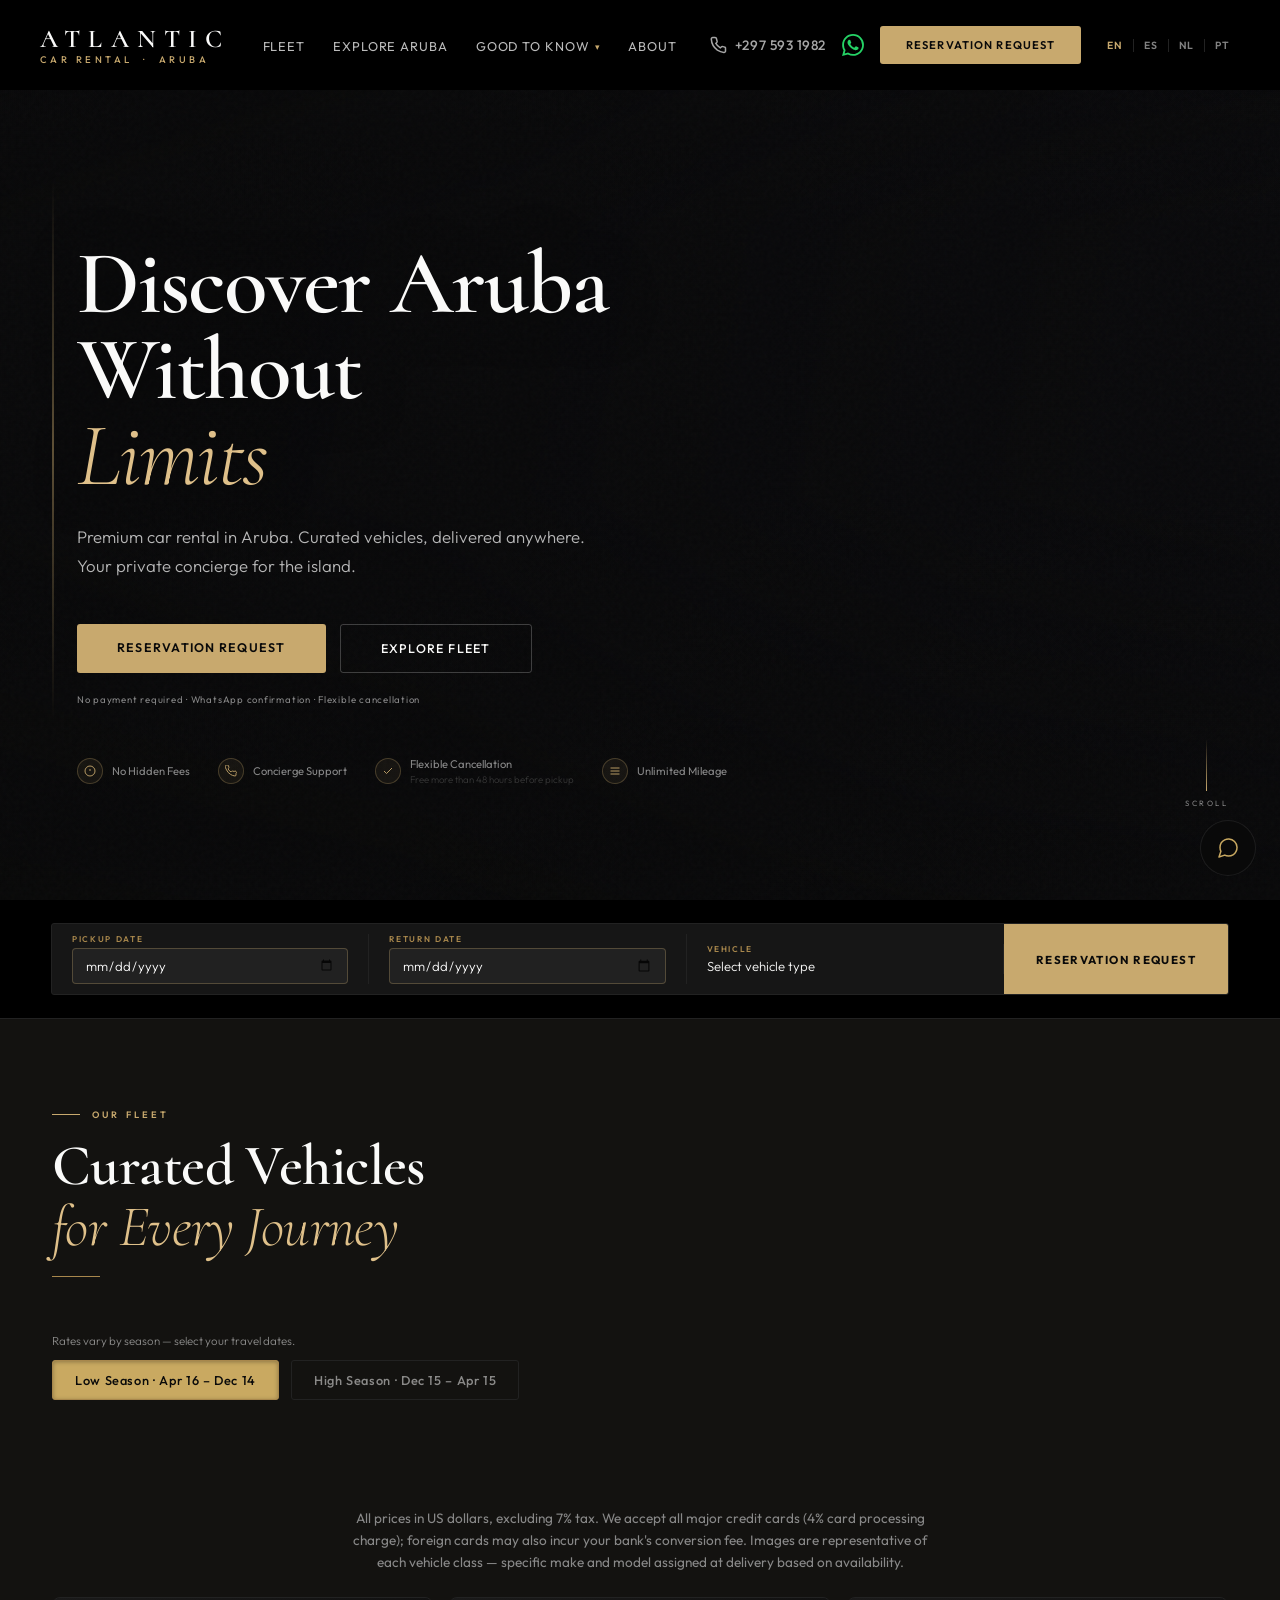
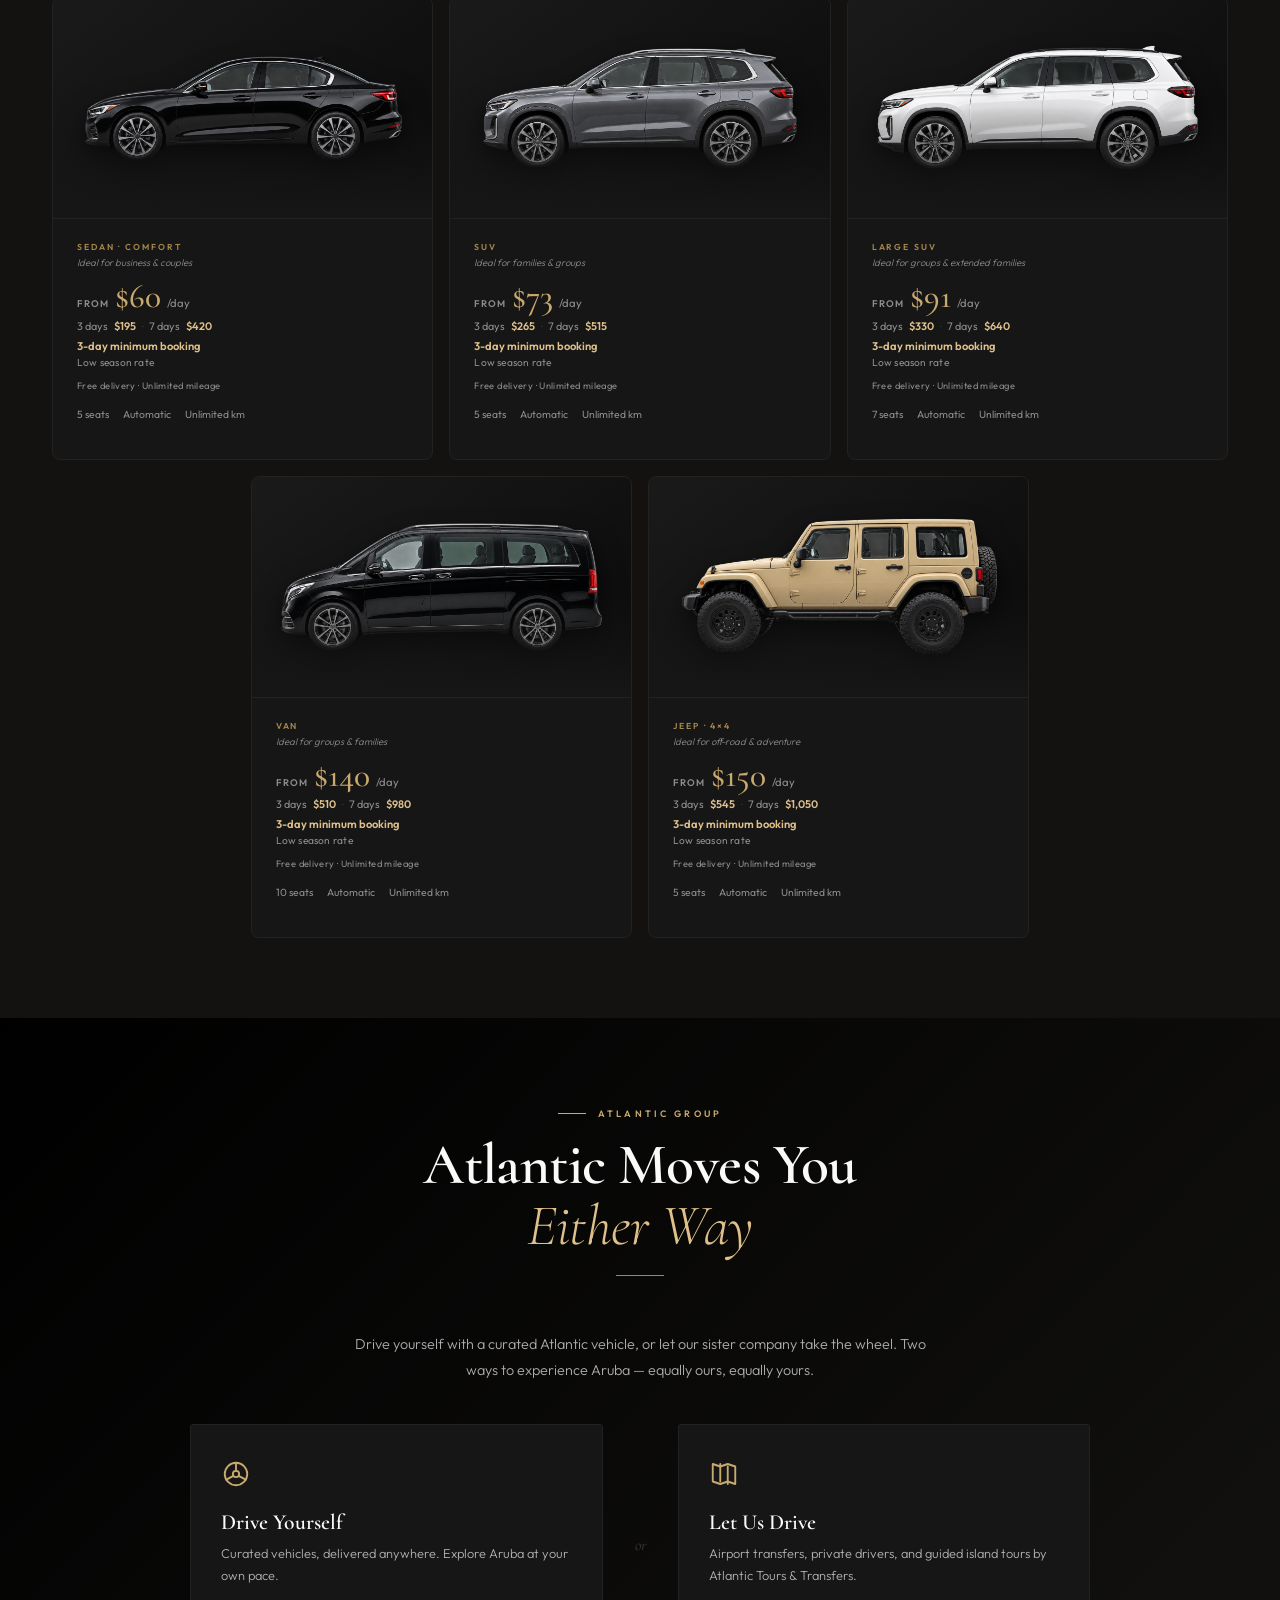
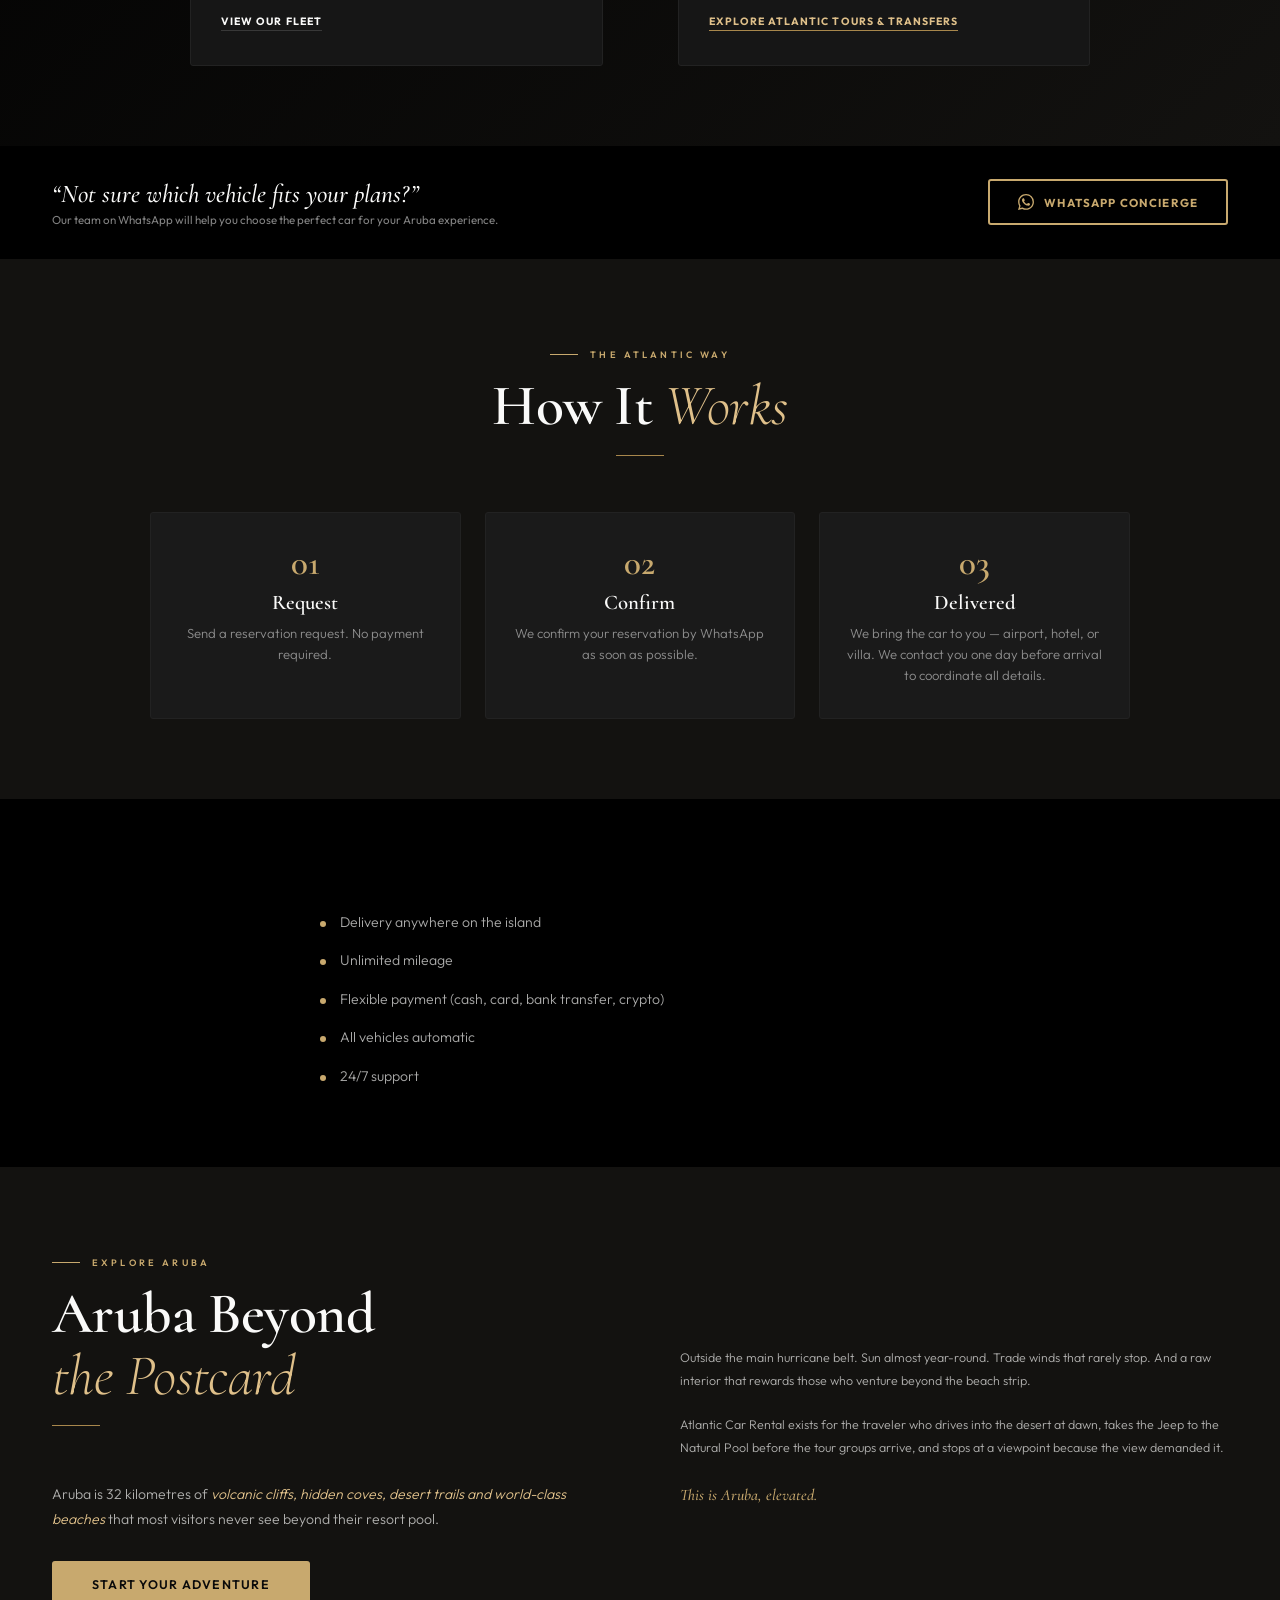
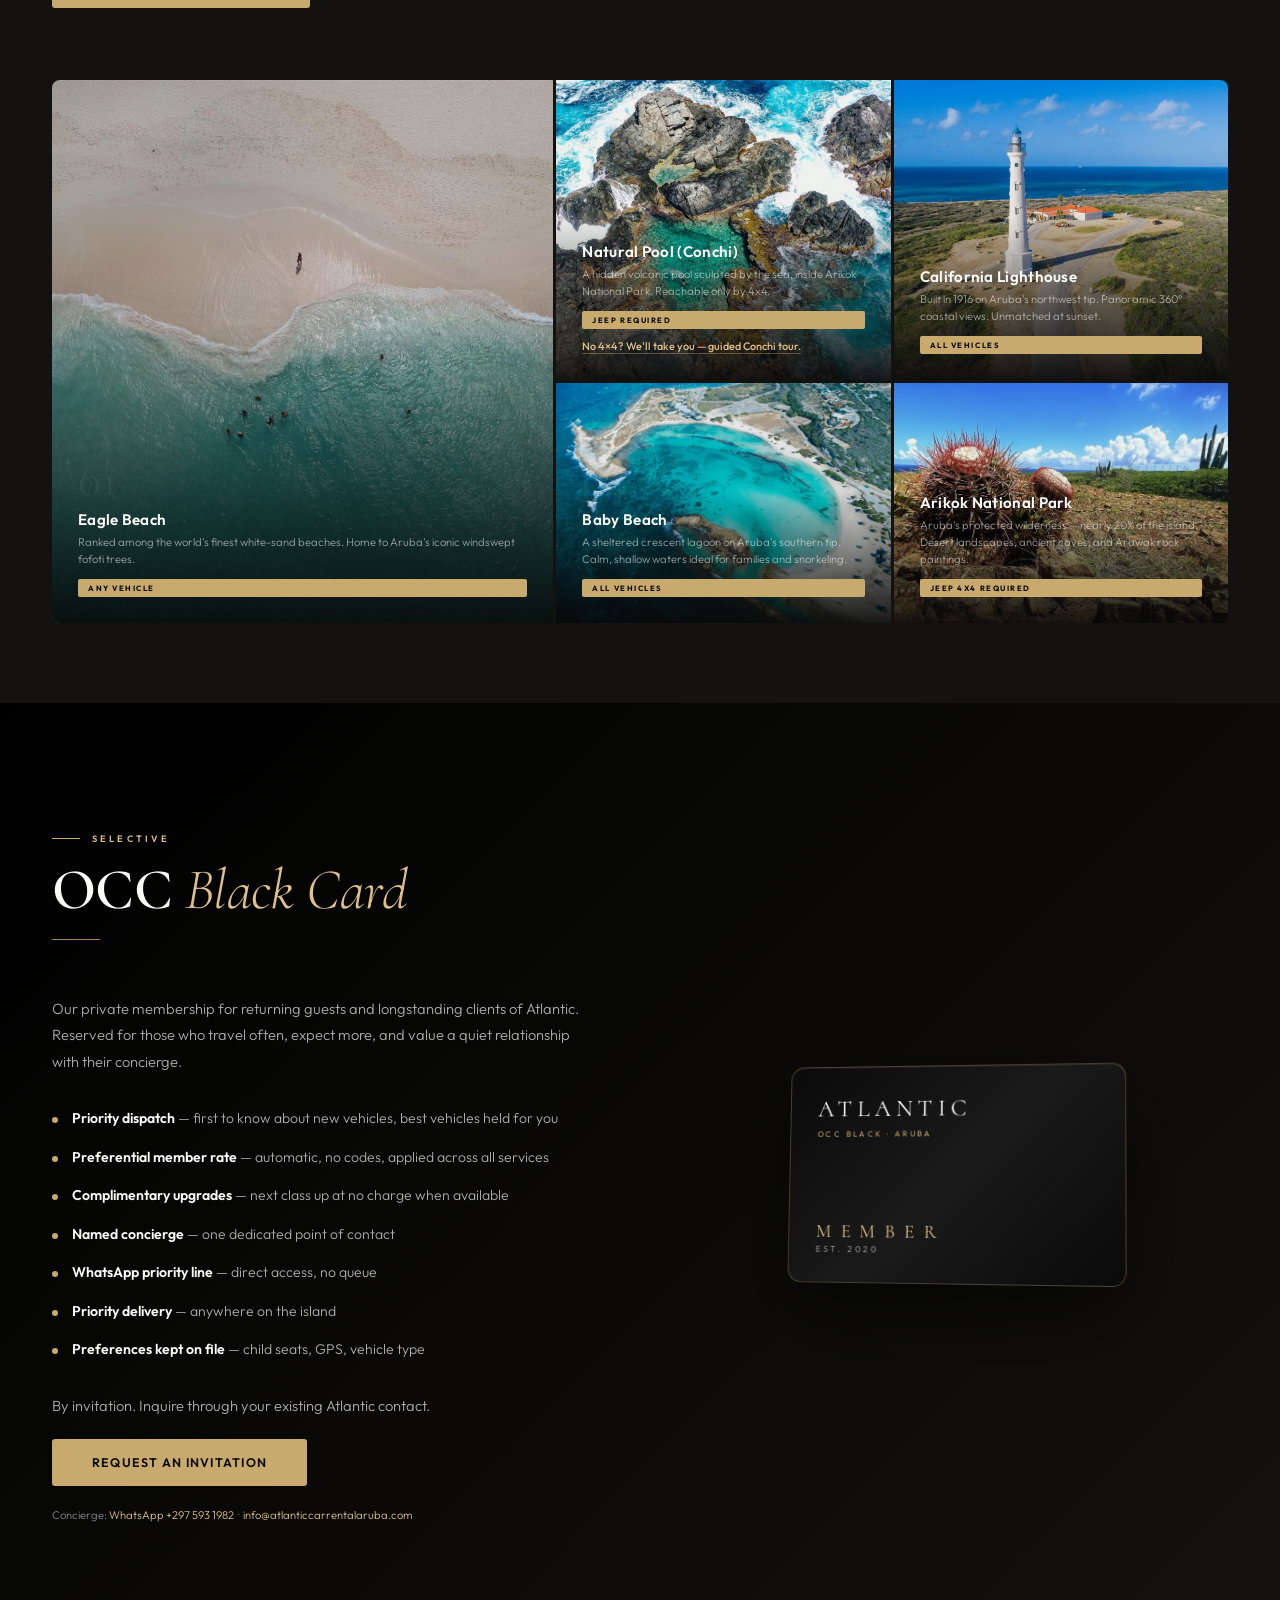
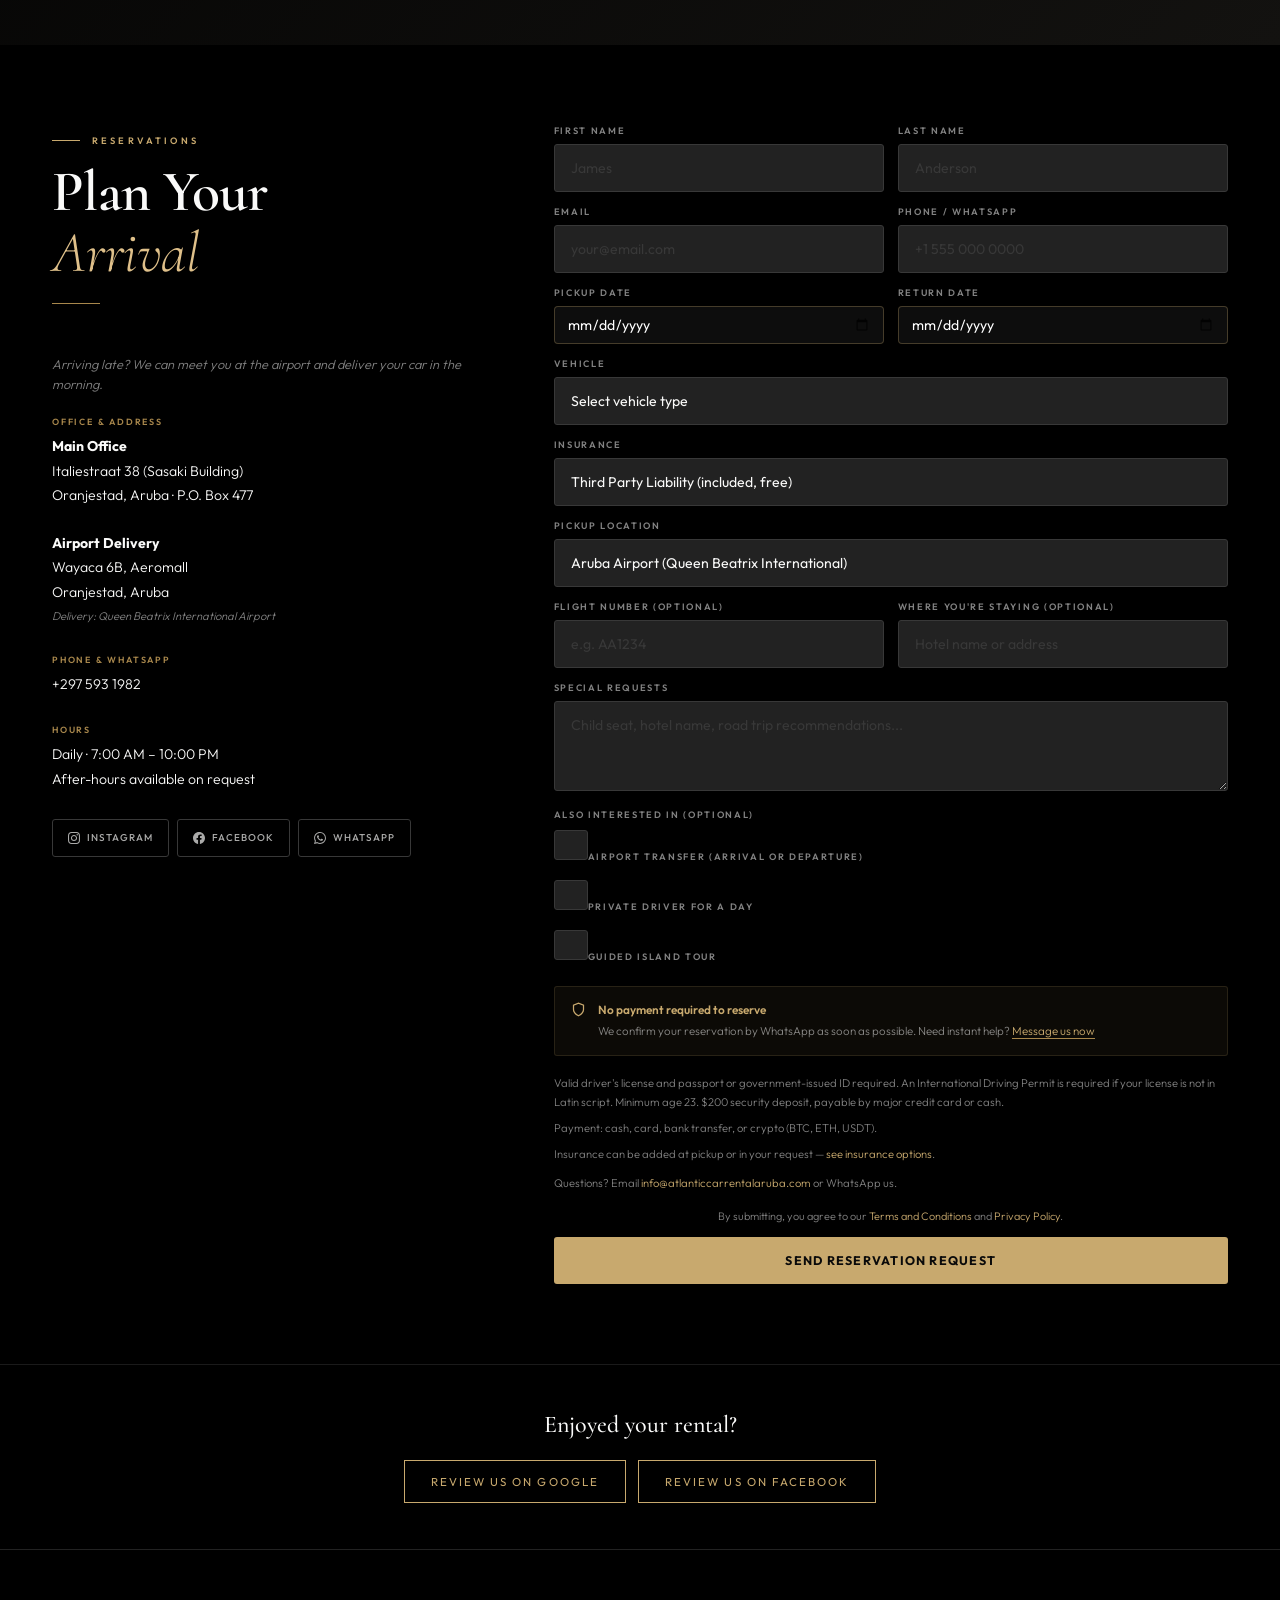
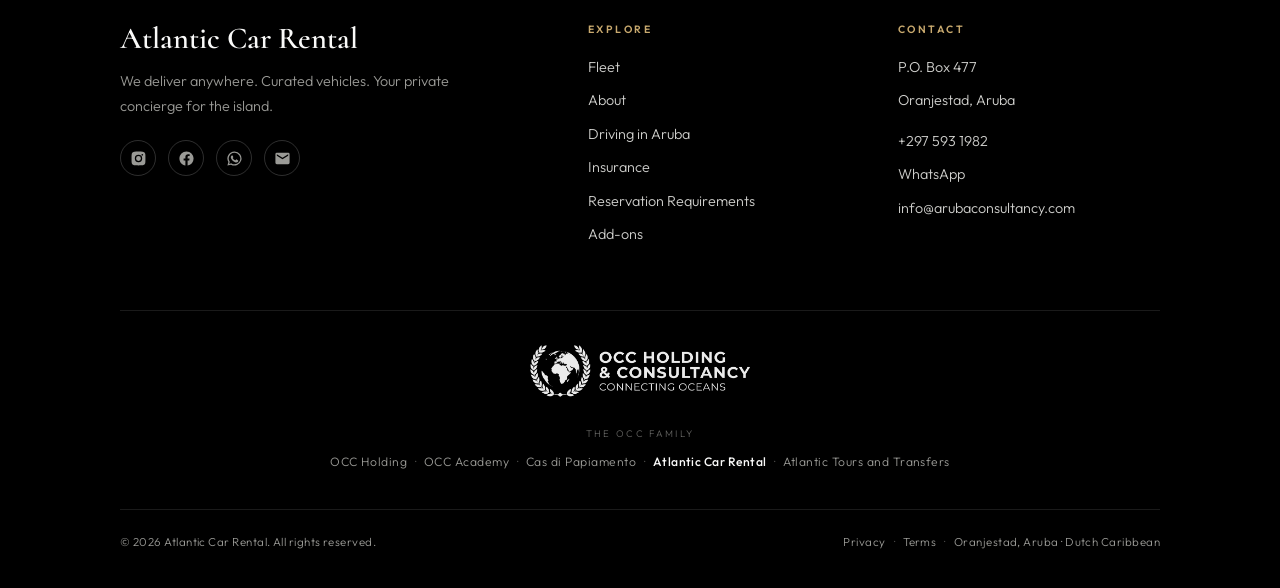
<file: index.html>
<!DOCTYPE html>
<html lang="en">
<head>
<meta charset="UTF-8"/>
<script>document.documentElement.classList.add('i18n-loading')</script>
<style>html.i18n-loading{visibility:hidden;background:#0A0A0A}</style>
<noscript><style>html.i18n-loading{visibility:visible}</style></noscript>
<meta name="viewport" content="width=device-width,initial-scale=1.0"/>
<title>Car Rental in Aruba | Atlantic</title>
<meta name="description" content="Premium car rental in Aruba with island-wide delivery, unlimited mileage and personal WhatsApp service. Request your Atlantic rental online."/>
<link rel="icon" href="/favicon.ico" sizes="any">
<link rel="icon" type="image/png" sizes="32x32" href="/favicon-32.png">
<link rel="icon" type="image/png" sizes="16x16" href="/favicon-16.png">
<link rel="apple-touch-icon" href="/favicon-180.png">
<meta property="og:type" content="website">
<meta property="og:site_name" content="Atlantic Car Rental Aruba">
<meta property="og:title" content="Car Rental in Aruba | Atlantic">
<meta property="og:description" content="Premium car rental in Aruba. Free island-wide delivery, unlimited mileage, personal concierge. Reserve by WhatsApp.">
<meta property="og:image" content="https://atlanticcarrentalaruba.com/og-image.png">
<meta property="og:image:width" content="1200">
<meta property="og:image:height" content="630">
<meta property="og:url" content="https://atlanticcarrentalaruba.com/">
<link rel="canonical" href="https://atlanticcarrentalaruba.com/"/>
<meta name="twitter:card" content="summary_large_image">
<meta name="twitter:title" content="Car Rental in Aruba | Atlantic">
<script type="application/ld+json">
{
  "@context": "https://schema.org",
  "@type": "AutoRental",
  "name": "Atlantic Car Rental",
  "description": "Car rental in Aruba. Delivery anywhere on the island.",
  "url": "https://atlanticcarrentalaruba.com",
  "telephone": "+297-593-1982",
  "email": "info@atlanticcarrentalaruba.com",
  "address": [
    {
      "@type": "PostalAddress",
      "streetAddress": "Italiestraat 38 (Sasaki Building)",
      "addressLocality": "Oranjestad",
      "addressCountry": "AW"
    },
    {
      "@type": "PostalAddress",
      "streetAddress": "Wayaca 6B, Aeromall",
      "addressLocality": "Oranjestad",
      "addressCountry": "AW"
    }
  ],
  "areaServed": "Aruba",
  "priceRange": "$$",
  "sameAs": [
    "https://www.instagram.com/atlanticcarrentalaruba",
    "https://www.facebook.com/share/18JVxDgM2i/"
  ]
}
</script>
<script type="application/ld+json">
{
  "@context": "https://schema.org",
  "@type": "LocalBusiness",
  "name": "Atlantic Car Rental",
  "address": {
    "@type": "PostalAddress",
    "streetAddress": "Italiestraat 38 (Sasaki Building)",
    "addressLocality": "Oranjestad",
    "addressCountry": "AW"
  },
  "telephone": "+297-593-1982",
  "email": "info@atlanticcarrentalaruba.com",
  "openingHoursSpecification": {
    "@type": "OpeningHoursSpecification",
    "dayOfWeek": ["Monday","Tuesday","Wednesday","Thursday","Friday","Saturday","Sunday"],
    "opens": "07:00",
    "closes": "22:00"
  }
}
</script>
<link rel="preconnect" href="https://fonts.googleapis.com"/>
<link href="https://fonts.googleapis.com/css2?family=Cormorant:ital,wght@0,300;0,400;0,500;0,600;0,700;1,300;1,400;1,600&family=Outfit:wght@300;400;500;600;700&display=swap" rel="stylesheet"/>
<link rel="stylesheet" href="css/styles.css?v=7"/>
</head>
<body>

<!-- NAV -->
<nav id="nav">
  <a href="#hero" class="nav-wm">
    <span class="nav-wm-a">Atlantic</span>
    <span class="nav-wm-b">Car Rental &nbsp;&middot;&nbsp; Aruba</span>
  </a>
  <ul class="nlinks" id="nlinks">
    <li><a href="#fleet" data-t="n_fl" onclick="closeMNav()">Fleet</a></li>
    <li><a href="#aruba" data-t="n_ar" onclick="closeMNav()">Explore Aruba</a></li>
    <li class="nav-drop">
      <button type="button" class="nav-drop-btn" onclick="toggleGtkDrop(event)" aria-expanded="false" aria-haspopup="true">
        <span data-t="n_gtk">Good to Know</span><span class="nav-drop-caret" aria-hidden="true">&#9662;</span>
      </button>
      <ul class="nav-drop-menu">
        <li><a href="driving-in-aruba.html" data-t="n_dr" onclick="closeMNav()">Driving in Aruba</a></li>
        <li><a href="insurance.html" data-t="n_ins" onclick="closeMNav()">Insurance</a></li>
        <li><a href="reservation-requirements.html" data-t="n_rr" onclick="closeMNav()">Reservation Requirements</a></li>
        <li><a href="add-ons.html" data-t="n_ao" onclick="closeMNav()">Add-ons</a></li>
      </ul>
    </li>
    <li><a href="about.html" data-t="n_ab" onclick="closeMNav()">About</a></li>
  </ul>
  <div class="nav-right">
    <a href="tel:+2975931982" class="nav-phone" style="display:flex;align-items:center;gap:8px;color:rgba(255,255,255,.65);font-size:.85rem;font-weight:500;letter-spacing:.04em;transition:color .2s;text-decoration:none">
      <svg aria-hidden="true" width="18" height="18" viewBox="0 0 24 24" fill="none" stroke="currentColor" stroke-width="2"><path d="M22 16.92v3a2 2 0 01-2.18 2 19.79 19.79 0 01-8.63-3.07A19.5 19.5 0 013.07 4.18 2 2 0 015.06 2h3a2 2 0 012 1.72c.127.96.361 1.903.7 2.81a2 2 0 01-.45 2.11L9.09 9.91a16 16 0 006 6l1.27-1.27a2 2 0 012.11-.45c.907.339 1.85.573 2.81.7A2 2 0 0122 16.92z"/></svg>
      +297 593 1982
    </a>
    <a href="https://wa.me/2975931982" target="_blank" class="nav-whatsapp" aria-label="WhatsApp" style="align-items:center;color:rgba(255,255,255,.65);transition:color .2s;text-decoration:none">
      <svg aria-hidden="true" width="22" height="22" viewBox="0 0 24 24" fill="#25D366"><path d="M17.472 14.382c-.297-.149-1.758-.867-2.03-.967-.273-.099-.471-.148-.67.15-.197.297-.767.966-.94 1.164-.173.199-.347.223-.644.075-.297-.15-1.255-.463-2.39-1.475-.883-.788-1.48-1.761-1.653-2.059-.173-.297-.018-.458.13-.606.134-.133.298-.347.446-.52.149-.174.198-.298.298-.497.099-.198.05-.371-.025-.52-.075-.149-.669-1.612-.916-2.207-.242-.579-.487-.5-.669-.51-.173-.008-.371-.01-.57-.01-.198 0-.52.074-.792.372-.272.297-1.04 1.016-1.04 2.479 0 1.462 1.065 2.875 1.213 3.074.149.198 2.096 3.2 5.077 4.487.709.306 1.262.489 1.694.625.712.227 1.36.195 1.871.118.571-.085 1.758-.719 2.006-1.413.248-.694.248-1.289.173-1.413-.074-.124-.272-.198-.57-.347m-5.421 7.403h-.004a9.87 9.87 0 01-5.031-1.378l-.361-.214-3.741.982.998-3.648-.235-.374a9.86 9.86 0 01-1.51-5.26c.001-5.45 4.436-9.884 9.888-9.884 2.64 0 5.122 1.03 6.988 2.898a9.825 9.825 0 012.893 6.994c-.003 5.45-4.437 9.884-9.885 9.884m8.413-18.297A11.815 11.815 0 0012.05 0C5.495 0 .16 5.335.157 11.892c0 2.096.547 4.142 1.588 5.945L.057 24l6.305-1.654a11.882 11.882 0 005.683 1.448h.005c6.554 0 11.89-5.335 11.893-11.893a11.821 11.821 0 00-3.48-8.413z"/></svg>
    </a>
    <button class="nav-cta" onclick="document.getElementById('contact').scrollIntoView({behavior:'smooth'})"><span class="cta-full" data-t="n_ct">Reservation Request</span><span class="cta-short" data-t="n_ct_s">Reserve</span></button>
    <div class="nav-lang">
      <button class="lbtn on" onclick="setL('en')">EN</button>
      <button class="lbtn" onclick="setL('es')">ES</button>
      <button class="lbtn" onclick="setL('nl')">NL</button>
      <button class="lbtn" onclick="setL('pt')">PT</button>
    </div>
    <button class="nav-toggle" aria-label="Menu" aria-expanded="false" onclick="toggleMNav()">&#9776;</button>
  </div>
</nav>
<!-- HERO -->
<section id="hero">
  <div class="h-bg"></div>
  <!-- YouTube Aruba drone video — loads when online -->
  <div class="h-vid">
    <video id="hero-video" autoplay muted playsinline preload="auto"
      style="position:absolute;top:50%;left:50%;min-width:100%;min-height:100%;transform:translate(-50%,-50%);object-fit:cover">
      <source src="assets/hero.mp4" type="video/mp4"/>
    </video>
  </div>
  <script>
    /* hero.mp4 (~19s total) has a branded end-card baked into the last few
       seconds of the file itself -- not an HTML/CSS overlay. Looping early
       via timeupdate instead of re-encoding the file. Nudge this value after
       seeing it live. */
    const HERO_LOOP_CUTOFF = 8; // seconds -- logo confirmed visible ~10s in, cutting with margin before that
    const HERO_PLAYBACK_RATE = 0.5; // 1 = normal speed, lower = slower. Nudge by eye.
    const heroVideo = document.getElementById('hero-video');
    heroVideo.playbackRate = HERO_PLAYBACK_RATE;
    heroVideo.addEventListener('timeupdate', function () {
      if (this.currentTime >= HERO_LOOP_CUTOFF) this.currentTime = 0;
    });
  </script>
  <div class="h-ov"></div>
  <div class="h-noise"></div>
  <div class="h-accent"></div>

  <div class="h-inner">
    <h1 class="h-title">
      <span data-t="h_t1">Discover Aruba</span><br/>
      <span data-t="h_t2">Without</span><br/>
      <em data-t="h_t3">Limits</em>
    </h1>
    <p class="h-sub" data-t="h_sb">Premium car rental in Aruba. Curated vehicles, delivered anywhere. Your private concierge for the island.</p>
    <div class="h-btns">
      <a href="#contact" class="btn-gold"    data-t="h_c1">Reservation Request</a>
      <a href="#fleet"   class="btn-outline" data-t="h_c2">Explore Fleet</a>
    </div>
    <p class="h-micro" data-t="h_micro">No payment required &nbsp;&middot;&nbsp; WhatsApp confirmation &nbsp;&middot;&nbsp; Flexible cancellation</p>
    <div class="h-trust">
      <div class="trust">
        <div class="trust-dot"><svg viewBox="0 0 24 24"><circle cx="12" cy="12" r="10"/><line x1="12" y1="8" x2="12" y2="12"/><line x1="12" y1="16" x2="12.01" y2="16"/></svg></div>
        <span data-t="tr1">No Hidden Fees</span>
      </div>
      <div class="trust">
        <div class="trust-dot"><svg viewBox="0 0 24 24"><path d="M22 16.92v3a2 2 0 01-2.18 2 19.79 19.79 0 01-8.63-3.07A19.5 19.5 0 013.07 9.81a19.79 19.79 0 01-3.07-8.67A2 2 0 012 0h3a2 2 0 012 1.72c.127.96.361 1.903.7 2.81a2 2 0 01-.45 2.11L6.09 7.91a16 16 0 006 6l1.27-1.27a2 2 0 012.11-.45c.907.339 1.85.573 2.81.7A2 2 0 0122 16.92z"/></svg></div>
        <span data-t="tr2">Concierge Support</span>
      </div>
      <div class="trust">
        <div class="trust-dot"><svg viewBox="0 0 24 24"><polyline points="20 6 9 17 4 12"/></svg></div>
        <div class="trust-text">
          <span data-t="tr3">Flexible Cancellation</span>
          <span class="trust-sub" data-t="tr3_sub">Free more than 48 hours before pickup</span>
        </div>
      </div>
      <div class="trust">
        <div class="trust-dot"><svg viewBox="0 0 24 24"><path d="M3 12h18M3 6h18M3 18h18"/></svg></div>
        <span data-t="tr5">Unlimited Mileage</span>
      </div>
    </div>
  </div>

  <div class="scroll-cue">
    <div class="scroll-line"></div>
    <span class="scroll-txt" data-t="scroll_txt">Scroll</span>
  </div>
</section>

<!-- QUICK BOOKING BAR -->
<div id="quickbook" class="rv">
  <div style="padding:24px 0">
    <div class="qb-inner">
      <div class="qb-field">
        <div class="qb-label" data-t="f_pk">Pickup Date</div>
        <input class="qb-input" type="date" id="qpk"/>
      </div>
      <div class="qb-field">
        <div class="qb-label" data-t="f_rt">Return Date</div>
        <input class="qb-input" type="date" id="qrt"/>
      </div>
      <div class="qb-field">
        <div class="qb-label" data-t="f_vh">Vehicle</div>
        <select class="qb-input" id="qv" style="appearance:none">
          <option value="" data-t="fv0">Select type</option>
          <option value="sedan" data-t="fv_se">Sedan</option>
          <option value="suv" data-t="fv_su">SUV</option>
          <option value="large-suv" data-t="fv_lsu">Large SUV</option>
          <option value="van" data-t="fv_va">Van</option>
          <option value="jeep-4x4" data-t="fv_je">Jeep 4x4</option>
        </select>
      </div>
      <button class="qb-btn" onclick="qbSubmit()" data-t="n_ct">Reservation Request</button>
    </div>
  </div>
</div>

<!-- FLEET -->
<section id="fleet" class="sec sec-alt">
  <div class="fl-head">
    <div>
      <div class="tag rv" data-t="fl_tg">Our Fleet</div>
      <h2 class="sh rv d1" data-t="fl_h">Curated Vehicles<br/><em>for Every Journey</em></h2>
      <div class="rule rv d2"></div>
      <p class="stog-note rv d3" data-t="szn_note">Rates vary by season &mdash; select your travel dates.</p>
      <div class="stog-row rv d3">
        <button class="stog on" id="flo" onclick="setFS('lo')">
          <span class="stog-label" data-t="sl">Low Season &nbsp;&middot;&nbsp; Apr 16 &ndash; Dec 14</span>
        </button>
        <button class="stog" id="fhi" onclick="setFS('hi')">
          <span class="stog-label" data-t="sh">High Season &nbsp;&middot;&nbsp; Dec 15 &ndash; Apr 15</span>
        </button>
      </div>
    </div>
  </div>

  <p class="usd-note" data-t="usd_note">All prices in US dollars, excluding 7% tax. We accept all major credit cards (4% card processing charge); foreign cards may also incur your bank's conversion fee. Images are representative of each vehicle class — specific make and model assigned at delivery based on availability.</p>

  <div class="fgrid">

    <div class="ccard rv" onclick="document.getElementById('contact').scrollIntoView({behavior:'smooth'})">
      <div class="car-img-wrap">
        
        <img class="car-img" src="assets/fleet/transparent/sedan.png" onerror="this.parentElement.style.background='#1A1A1A'" alt="Sedan car"/>
      </div>
      <div class="ccard-cta-bar"><div class="ccard-cta-txt" data-t="fl_rs">Reservation Request</div></div>
      <div class="ccard-body">
        <div class="ccard-category" data-t="c_se">Sedan &nbsp;&middot;&nbsp; Comfort</div>
        <div class="ccard-ideal" data-t="c_se_i">Ideal for business &amp; couples</div>
        <div class="ccard-pricing">
          <div class="cpr-hero"><span class="cpr-from" data-t="fr_lbl">From</span><span data-t="pr_se_day" data-t-hi="pr_se_day_hi"><strong>$60</strong></span><span class="cpr-per" data-t="per_day">/day</span></div>
          <div class="cpr-sub">
            <span data-t="dur3">3 days</span><span data-t="pr_se_3" data-t-hi="pr_se_3_hi"><strong>$195</strong></span>
            <span class="cpr-sub-sep">&middot;</span>
            <span data-t="dur7">7 days</span><span data-t="pr_se_7" data-t-hi="pr_se_7_hi"><strong>$420</strong></span>
          </div>
          <div class="cpr-note" data-t="cpr_min">3-day minimum booking</div>
          <div class="cpr-season" data-t="szn_lo_lbl" data-t-hi="szn_hi_lbl">Low season rate</div>
        </div>
        <div class="ccard-benefits" data-t="bn_li">Free delivery &nbsp;&middot;&nbsp; Unlimited mileage</div>
        <div class="ccard-specs">
          <span class="cspec">5 seats</span>
          <span class="cspec" data-t="spec_auto">Automatic</span><span class="cspec" data-t="spec_km">Unlimited km</span>
        </div>
      </div>
    </div>

    <div class="ccard rv d1" onclick="document.getElementById('contact').scrollIntoView({behavior:'smooth'})">
      <div class="car-img-wrap">
        
        <img class="car-img" src="assets/fleet/transparent/suv.png" onerror="this.parentElement.style.background='#1A1A1A'" alt="SUV"/>
      </div>
      <div class="ccard-cta-bar"><div class="ccard-cta-txt" data-t="fl_rs">Reservation Request</div></div>
      <div class="ccard-body">
        <div class="ccard-category" data-t="c_su">SUV &nbsp;&middot;&nbsp; Spacious</div>
        <div class="ccard-ideal" data-t="c_su_i">Ideal for families &amp; groups</div>
        <div class="ccard-pricing">
          <div class="cpr-hero"><span class="cpr-from" data-t="fr_lbl">From</span><span data-t="pr_su_day" data-t-hi="pr_su_day_hi"><strong>$73</strong></span><span class="cpr-per" data-t="per_day">/day</span></div>
          <div class="cpr-sub">
            <span data-t="dur3">3 days</span><span data-t="pr_su_3" data-t-hi="pr_su_3_hi"><strong>$265</strong></span>
            <span class="cpr-sub-sep">&middot;</span>
            <span data-t="dur7">7 days</span><span data-t="pr_su_7" data-t-hi="pr_su_7_hi"><strong>$515</strong></span>
          </div>
          <div class="cpr-note" data-t="cpr_min">3-day minimum booking</div>
          <div class="cpr-season" data-t="szn_lo_lbl" data-t-hi="szn_hi_lbl">Low season rate</div>
        </div>
        <div class="ccard-benefits" data-t="bn_li">Free delivery &nbsp;&middot;&nbsp; Unlimited mileage</div>
        <div class="ccard-specs">
          <span class="cspec">5 seats</span>
          <span class="cspec" data-t="spec_auto">Automatic</span><span class="cspec" data-t="spec_km">Unlimited km</span>
        </div>
      </div>
    </div>

    <div class="ccard rv d2" onclick="document.getElementById('contact').scrollIntoView({behavior:'smooth'})">
      <div class="car-img-wrap">
        <img class="car-img" src="assets/fleet/transparent/large-suv.png" onerror="this.parentElement.style.background='#1A1A1A'" alt="Large SUV"/>
      </div>
      <div class="ccard-cta-bar"><div class="ccard-cta-txt" data-t="fl_rs">Reservation Request</div></div>
      <div class="ccard-body">
        <div class="ccard-category" data-t="c_lsu">Large SUV</div>
        <div class="ccard-ideal" data-t="c_lsu_i">Ideal for groups &amp; extended families</div>
        <div class="ccard-pricing">
          <div class="cpr-hero"><span class="cpr-from" data-t="fr_lbl">From</span><span data-t="pr_lsu_day" data-t-hi="pr_lsu_day_hi"><strong>$91</strong></span><span class="cpr-per" data-t="per_day">/day</span></div>
          <div class="cpr-sub">
            <span data-t="dur3">3 days</span><span data-t="pr_lsu_3" data-t-hi="pr_lsu_3_hi"><strong>$330</strong></span>
            <span class="cpr-sub-sep">&middot;</span>
            <span data-t="dur7">7 days</span><span data-t="pr_lsu_7" data-t-hi="pr_lsu_7_hi"><strong>$640</strong></span>
          </div>
          <div class="cpr-note" data-t="cpr_min">3-day minimum booking</div>
          <div class="cpr-season" data-t="szn_lo_lbl" data-t-hi="szn_hi_lbl">Low season rate</div>
        </div>
        <div class="ccard-benefits" data-t="bn_li">Free delivery &nbsp;&middot;&nbsp; Unlimited mileage</div>
        <div class="ccard-specs">
          <span class="cspec">7 seats</span>
          <span class="cspec" data-t="spec_auto">Automatic</span><span class="cspec" data-t="spec_km">Unlimited km</span>
        </div>
      </div>
    </div>

    <div class="ccard rv d3" onclick="document.getElementById('contact').scrollIntoView({behavior:'smooth'})">
      <div class="car-img-wrap">
        <img class="car-img" src="assets/fleet/transparent/van.png" onerror="this.parentElement.style.background='#1A1A1A'" alt="Van"/>
      </div>
      <div class="ccard-cta-bar"><div class="ccard-cta-txt" data-t="fl_rs">Reservation Request</div></div>
      <div class="ccard-body">
        <div class="ccard-category" data-t="c_va">Van</div>
        <div class="ccard-ideal" data-t="c_va_i">Ideal for groups &amp; families</div>
        <div class="ccard-pricing">
          <div class="cpr-hero"><span class="cpr-from" data-t="fr_lbl">From</span><span data-t="pr_va_day" data-t-hi="pr_va_day_hi"><strong>$140</strong></span><span class="cpr-per" data-t="per_day">/day</span></div>
          <div class="cpr-sub">
            <span data-t="dur3">3 days</span><span data-t="pr_va_3" data-t-hi="pr_va_3_hi"><strong>$510</strong></span>
            <span class="cpr-sub-sep">&middot;</span>
            <span data-t="dur7">7 days</span><span data-t="pr_va_7" data-t-hi="pr_va_7_hi"><strong>$980</strong></span>
          </div>
          <div class="cpr-note" data-t="cpr_min">3-day minimum booking</div>
          <div class="cpr-season" data-t="szn_lo_lbl" data-t-hi="szn_hi_lbl">Low season rate</div>
        </div>
        <div class="ccard-benefits" data-t="bn_li">Free delivery &nbsp;&middot;&nbsp; Unlimited mileage</div>
        <div class="ccard-specs">
          <span class="cspec">10 seats</span>
          <span class="cspec" data-t="spec_auto">Automatic</span><span class="cspec" data-t="spec_km">Unlimited km</span>
        </div>
      </div>
    </div>

    <div class="ccard rv d4" onclick="document.getElementById('contact').scrollIntoView({behavior:'smooth'})">
      <div class="car-img-wrap">
        <img class="car-img" src="assets/fleet/transparent/jeep.png" onerror="this.parentElement.style.background='#1A1A1A'" alt="Jeep 4x4"/>
      </div>
      <div class="ccard-cta-bar"><div class="ccard-cta-txt" data-t="fl_rs">Reservation Request</div></div>
      <div class="ccard-body">
        <div class="ccard-category" data-t="c_je">Jeep 4x4 &nbsp;&middot;&nbsp; Adventure</div>
        <div class="ccard-ideal" data-t="c_je_i">Ideal for off-road &amp; adventure</div>
        <div class="ccard-pricing">
          <div class="cpr-hero"><span class="cpr-from" data-t="fr_lbl">From</span><span data-t="pr_je_day" data-t-hi="pr_je_day_hi"><strong>$150</strong></span><span class="cpr-per" data-t="per_day">/day</span></div>
          <div class="cpr-sub">
            <span data-t="dur3">3 days</span><span data-t="pr_je_3" data-t-hi="pr_je_3_hi"><strong>$545</strong></span>
            <span class="cpr-sub-sep">&middot;</span>
            <span data-t="dur7">7 days</span><span data-t="pr_je_7" data-t-hi="pr_je_7_hi"><strong>$1,050</strong></span>
          </div>
          <div class="cpr-note" data-t="cpr_min">3-day minimum booking</div>
          <div class="cpr-season" data-t="szn_lo_lbl" data-t-hi="szn_hi_lbl">Low season rate</div>
        </div>
        <div class="ccard-benefits" data-t="bn_li">Free delivery &nbsp;&middot;&nbsp; Unlimited mileage</div>
        <div class="ccard-specs">
          <span class="cspec">5 seats</span>
          <span class="cspec" data-t="spec_auto">Automatic</span><span class="cspec" data-t="spec_km">Unlimited km</span>
        </div>
      </div>
    </div>


  </div>
</section>

<!-- ATLANTIC GROUP BAND -->
<section id="group-band" class="sec" style="background:linear-gradient(135deg,var(--bg-base) 0%,var(--bg-alt) 100%);text-align:center">
  <div class="tag rv" style="justify-content:center" data-t="gb_tg">Atlantic Group</div>
  <h2 class="sh rv d1" data-t="gb_h">Atlantic Moves You<br/><em>Either Way</em></h2>
  <div class="rule rv d2" style="margin-left:auto;margin-right:auto"></div>
  <p class="rv d3" style="max-width:580px;margin:0 auto 40px;font-size:.9rem;line-height:1.8;color:var(--body);font-weight:300" data-t="gb_sub">Drive yourself with a curated Atlantic vehicle, or let our sister company take the wheel. Two ways to experience Aruba — equally ours, equally yours.</p>

  <div class="gb-grid rv d4">
    <div class="gb-path">
      <div class="gb-path-icon"><svg viewBox="0 0 24 24" fill="none" stroke="currentColor" stroke-width="1.5" stroke-linecap="round" stroke-linejoin="round"><circle cx="12" cy="12" r="9"/><circle cx="12" cy="12" r="2.5"/><path d="M12 3v6.5M4.2 16.5l5.7-3M19.8 16.5l-5.7-3"/></svg></div>
      <div class="gb-path-name" data-t="gb_p1t">Drive Yourself</div>
      <div class="gb-path-sub" data-t="gb_p1s">Curated vehicles, delivered anywhere. Explore Aruba at your own pace.</div>
      <a href="#fleet" class="gb-path-link" data-t="gb_p1cta">View Our Fleet</a>
    </div>
    <div class="gb-divider" data-t="gb_or">or</div>
    <div class="gb-path">
      <div class="gb-path-icon"><svg viewBox="0 0 24 24" fill="none" stroke="currentColor" stroke-width="1.5" stroke-linecap="round" stroke-linejoin="round"><path d="M9 20 3 18V4l6 2 6-2 6 2v14l-6-2-6 2Z"/><path d="M9 4v14M15 6v14"/></svg></div>
      <div class="gb-path-name" data-t="gb_p2t">Let Us Drive</div>
      <div class="gb-path-sub" data-t="gb_p2s">Airport transfers, private drivers, and guided island tours by Atlantic Tours &amp; Transfers.</div>
      <a href="https://atlantictoursaruba.com/?utm_source=carrental&amp;utm_medium=referral&amp;utm_campaign=homepage_band" class="gb-path-link gb-path-link-gold" data-t="gb_p2cta">Explore Atlantic Tours &amp; Transfers</a>
    </div>
  </div>
</section>

<!-- CONCIERGE STRIP -->
<div id="concierge">
  <div class="cc-inner">
    <div>
      <div class="cc-txt" data-t="cc_t">"Not sure which vehicle fits your plans?"</div>
      <div class="cc-sub" data-t="cc_s">Our team on WhatsApp will help you choose the perfect car for your Aruba experience.</div>
    </div>
    <a href="https://wa.me/2975931982" target="_blank" class="cc-cta">
      <svg width="16" height="16" viewBox="0 0 24 24" fill="currentColor"><path d="M17.472 14.382c-.297-.149-1.758-.867-2.03-.967-.273-.099-.471-.148-.67.15-.197.297-.767.966-.94 1.164-.173.199-.347.223-.644.075-.297-.15-1.255-.463-2.39-1.475-.883-.788-1.48-1.761-1.653-2.059-.173-.297-.018-.458.13-.606.134-.133.298-.347.446-.52.149-.174.198-.298.298-.497.099-.198.05-.371-.025-.52-.075-.149-.669-1.612-.916-2.207-.242-.579-.487-.5-.669-.51-.173-.008-.371-.01-.57-.01-.198 0-.52.074-.792.372-.272.297-1.04 1.016-1.04 2.479 0 1.462 1.065 2.875 1.213 3.074.149.198 2.096 3.2 5.077 4.487.709.306 1.262.489 1.694.625.712.227 1.36.195 1.871.118.571-.085 1.758-.719 2.006-1.413.248-.694.248-1.289.173-1.413-.074-.124-.272-.198-.57-.347m-5.421 7.403h-.004a9.87 9.87 0 01-5.031-1.378l-.361-.214-3.741.982.998-3.648-.235-.374a9.86 9.86 0 01-1.51-5.26c.001-5.45 4.436-9.884 9.888-9.884 2.64 0 5.122 1.03 6.988 2.898a9.825 9.825 0 012.893 6.994c-.003 5.45-4.437 9.884-9.885 9.884m8.413-18.297A11.815 11.815 0 0012.05 0C5.495 0 .16 5.335.157 11.892c0 2.096.547 4.142 1.588 5.945L.057 24l6.305-1.654a11.882 11.882 0 005.683 1.448h.005c6.554 0 11.89-5.335 11.893-11.893a11.821 11.821 0 00-3.48-8.413z"/></svg>
      <span data-t="cc_btn">WhatsApp Concierge</span>
    </a>
  </div>
</div>

<!-- HOW IT WORKS -->
<section id="how" class="sec sec-alt">
  <div style="text-align:center;margin-bottom:48px">
    <div class="tag rv" style="justify-content:center" data-t="hiw_tg">The Atlantic Way</div>
    <h2 class="sh rv d1" data-t="hiw_h">How It <em>Works</em></h2>
    <div class="rule rv d2" style="margin-left:auto;margin-right:auto"></div>
  </div>
  <div class="hiw-grid rv">
    <div class="hiw-card">
      <div class="hiw-num">01</div>
      <div class="hiw-t" data-t="hiw_1t">Request</div>
      <div class="hiw-s" data-t="hiw_1s">Send a reservation request. No payment required.</div>
    </div>
    <div class="hiw-card">
      <div class="hiw-num">02</div>
      <div class="hiw-t" data-t="hiw_2t">Confirm</div>
      <div class="hiw-s" data-t="hiw_2s">We confirm your reservation by WhatsApp as soon as possible.</div>
    </div>
    <div class="hiw-card">
      <div class="hiw-num">03</div>
      <div class="hiw-t" data-t="hiw_3t">Delivered</div>
      <div class="hiw-s" data-t="hiw_3s">We bring the car to you — airport, hotel, or villa. We contact you one day before arrival to coordinate all details.</div>
    </div>
  </div>
</section>

<!-- BENEFITS -->
<section id="benefits" class="sec">
  <div style="max-width:640px;margin:0 auto">
    <ul class="bcard-list rv">
      <li><span class="bc-dot"></span><span data-t="bn1">Delivery anywhere on the island</span></li>
      <li><span class="bc-dot"></span><span data-t="bn2">Unlimited mileage</span></li>
      <li><span class="bc-dot"></span><span data-t="bn3">Flexible payment (cash, card, bank transfer, crypto)</span></li>
      <li><span class="bc-dot"></span><span data-t="bn4">All vehicles automatic</span></li>
      <li><span class="bc-dot"></span><span data-t="bn5">24/7 support</span></li>
    </ul>
  </div>
</section>


<!-- ARUBA -->
<section id="aruba" class="sec sec-alt">
  <div class="aruba-intro">
    <div class="rv">
      <div class="tag" data-t="ar_tg">Explore Aruba</div>
      <h2 class="sh" data-t="ar_h">Know the Island<br/><em>Before You Drive It</em></h2>
      <div class="rule"></div>
      
      <p class="aruba-body" data-t="ar_b">Aruba is 32 kilometres of <em>volcanic cliffs, hidden coves, desert trails and world-class beaches</em> that most visitors never see beyond their resort pool. We think that is a shame.</p>
      <a href="#contact" class="btn-gold" style="display:inline-block;margin-top:8px" data-t="ar_ct">Start Your Adventure</a>
    </div>
    <div class="rv d2">
      <p class="aruba-manifesto" data-t="ar_m1">Outside the main hurricane belt. Sun almost year-round. Trade winds that rarely stop. And a raw interior that rewards those who venture beyond the beach strip.</p>
      <br/>
      <p class="aruba-manifesto" data-t="ar_m2">Atlantic Car Rental exists for the traveler who drives into the desert at dawn, takes the Jeep to the Natural Pool before the tour groups arrive, and stops at a viewpoint because the view demanded it.</p>
      <br/>
      <p class="aruba-manifesto"><strong data-t="ar_m3">This is Aruba, elevated.</strong></p>
    </div>
  </div>

  <div class="dgrid">
    <div class="dcard rv"><img class="dimg" src="assets/Eagle_new.jpg" onerror="this.parentElement.style.background='#222'" alt="Eagle Beach"/><div class="dov"><div class="dnum">01</div><div class="dtit" data-t="d1t">Eagle Beach</div><div class="dsub" data-t="d1s">Ranked among the world's finest white-sand beaches. Home to Aruba's iconic windswept fofoti trees.</div><div class="dtag" data-t="d1g">Any Vehicle</div></div></div>
    <div class="dcard rv d1"><img class="dimg" src="assets/Conchi_new.jpg" onerror="this.parentElement.style.background='#222'" alt="Natural Pool"/><div class="dov"><div class="dnum">02</div><div class="dtit" data-t="d2t">Natural Pool (Conchi)</div><div class="dsub" data-t="d2s">A hidden volcanic pool sculpted by the sea, inside Arikok National Park. Reachable only by 4x4.</div><div class="dtag" data-t="d2g">Jeep Required</div><a class="dtour-link" href="https://atlantictoursaruba.com/?utm_source=carrental&amp;utm_medium=referral&amp;utm_campaign=conchi_card" data-t="d2tour">No 4×4? We'll take you — guided Conchi tour.</a></div></div>
    <div class="dcard rv d2"><img class="dimg" src="assets/Lighthouse_new.jpg" onerror="this.parentElement.style.background='#222'" alt="California Lighthouse"/><div class="dov"><div class="dnum">03</div><div class="dtit" data-t="d3t">California Lighthouse</div><div class="dsub" data-t="d3s">Built in 1916 on Aruba's northwest tip. Panoramic 360° coastal views. Unmatched at sunset.</div><div class="dtag" data-t="d3g">All Vehicles</div></div></div>
    <div class="dcard rv d3"><img class="dimg" src="assets/BabyBeach_new.jpg" onerror="this.parentElement.style.background='#222'" alt="Baby Beach"/><div class="dov"><div class="dnum">04</div><div class="dtit" data-t="d4t">Baby Beach</div><div class="dsub" data-t="d4s">A sheltered crescent lagoon on Aruba's southern tip. Calm, shallow waters ideal for families and snorkeling.</div><div class="dtag" data-t="d4g">All Vehicles</div></div></div>
    <div class="dcard rv d4"><img class="dimg" src="assets/Arikok_new.jpg" onerror="this.parentElement.style.background='#222'" alt="Arikok"/><div class="dov"><div class="dnum">05</div><div class="dtit" data-t="d5t">Arikok National Park</div><div class="dsub" data-t="d5s">Aruba's protected wilderness — nearly 20% of the island. Desert landscapes, ancient caves, and Arawak rock paintings.</div><div class="dtag" data-t="d5g">Jeep 4x4 Required</div></div></div>
  </div>
</section>

<!-- OCC BLACK CARD -->
<section class="sec" style="background:linear-gradient(135deg,var(--bg-base) 0%,var(--bg-alt) 100%);position:relative;overflow:hidden">
  <div class="bcard-wrap">
    <div class="bcard-left rv">
      <div class="tag" data-t="bc_tg" style="color:var(--gold-l)">Selective</div>
      <h2 class="sh" data-t="bc_h">OCC <em>Black Card</em></h2>
      <div class="rule"></div>
      <p style="font-size:.92rem;line-height:1.8;color:var(--body);font-weight:300;margin-bottom:32px" data-t="bc_sub">Our private membership for returning guests and longstanding clients of Atlantic. Reserved for those who travel often, expect more, and value a quiet relationship with their concierge.</p>
      <ul class="bcard-list">
        <li><span class="bc-dot"></span><span data-t="mb1"><strong>Priority dispatch</strong> — first to know about new vehicles, best vehicles held for you</span></li>
        <li><span class="bc-dot"></span><span data-t="mb2"><strong>Preferential member rate</strong> — automatic, no codes, applied across all services</span></li>
        <li><span class="bc-dot"></span><span data-t="mb3"><strong>Complimentary upgrades</strong> — next class up at no charge when available</span></li>
        <li><span class="bc-dot"></span><span data-t="mb4"><strong>Named concierge</strong> — one dedicated point of contact</span></li>
        <li><span class="bc-dot"></span><span data-t="mb5"><strong>WhatsApp priority line</strong> — direct access, no queue</span></li>
        <li><span class="bc-dot"></span><span data-t="mb6"><strong>Priority delivery</strong> — anywhere on the island</span></li>
        <li><span class="bc-dot"></span><span data-t="mb7"><strong>Preferences kept on file</strong> — child seats, GPS, vehicle type</span></li>
      </ul>
      <p style="font-size:.92rem;line-height:1.8;color:var(--body);font-weight:300;margin-top:32px" data-t="bc_inv">By invitation. Inquire through your existing Atlantic contact.</p>
      <button type="button" class="btn-gold" id="occ-invite-trigger" style="margin-top:20px" data-t="bc_cta" onclick="openOccModal()">Request an Invitation</button>
      <div style="margin-top:20px;font-size:.7rem;color:var(--muted);line-height:1.7;font-weight:300">
        <span data-t="bc_wa_lbl">Concierge:</span> <a href="https://wa.me/2975931982" target="_blank" style="color:var(--gold-l);text-decoration:none">WhatsApp +297 593 1982</a> &nbsp;&middot;&nbsp; <a href="mailto:info@atlanticcarrentalaruba.com" style="color:var(--gold-l);text-decoration:none">info@atlanticcarrentalaruba.com</a>
      </div>
    </div>
    <div class="bcard-right rv d2">
      <div class="bcard-visual">
        <div class="bcard-card">
          <div class="bcard-card-top">
            <div class="bcard-card-brand">ATLANTIC</div>
            <div class="bcard-card-sub">OCC BLACK · ARUBA</div>
          </div>
          <div class="bcard-card-mid" data-t="bc_card_mem">MEMBER</div>
          <div class="bcard-card-bot">EST. 2020</div>
        </div>
      </div>
    </div>
  </div>
</section>

<!-- CONTACT -->
<section id="contact" class="sec">
  <div class="cgrid">
    <div>
      <div class="tag rv" data-t="co_tg">Reservations</div>
      <h2 class="sh rv d1" data-t="co_h">Plan Your<br/><em>Arrival</em></h2>
      <div class="rule rv d2"></div>
      <p class="co-arrival-note rv" data-t="co_arr">Arriving late? We can meet you at the airport and deliver your car in the morning.</p>

      <div class="citm rv">
        <div class="cil" data-t="co_of">Office &amp; Address</div>
        <div class="civ">
          <strong data-t="co_main">Main Office</strong><br/>
          Italiestraat 38 (Sasaki Building)<br/>
          Oranjestad, Aruba &middot; P.O. Box 477
          <br/><br/>
          <strong data-t="co_air2">Airport Delivery</strong><br/>
          Wayaca 6B, Aeromall<br/>
          Oranjestad, Aruba
          <small data-t="co_del">Delivery: Queen Beatrix International Airport</small>
        </div>
      </div>
      <div class="citm rv">
        <div class="cil" data-t="co_ph">Phone &amp; WhatsApp</div>
        <div class="civ"><a href="tel:+2975931982">+297 593 1982</a></div>
      </div>
      <div class="citm rv">
        <div class="cil" data-t="co_hr">Hours</div>
        <div class="civ" data-t="co_hv">Daily &nbsp;&middot;&nbsp; 7:00 AM &ndash; 10:00 PM<br/>After-hours available on request</div>
      </div>

      <div class="socrow rv">
        <a class="socbtn" href="https://www.instagram.com/atlanticcarrentalaruba?igsh=aDFmNHgxb3Bkando" target="_blank" rel="noopener noreferrer">
          <svg viewBox="0 0 24 24"><path d="M12 2.163c3.204 0 3.584.012 4.85.07 3.252.148 4.771 1.691 4.919 4.919.058 1.265.069 1.645.069 4.849 0 3.205-.012 3.584-.069 4.849-.149 3.225-1.664 4.771-4.919 4.919-1.266.058-1.644.07-4.85.07-3.204 0-3.584-.012-4.849-.07-3.26-.149-4.771-1.699-4.919-4.92-.058-1.265-.07-1.644-.07-4.849 0-3.204.013-3.583.07-4.849.149-3.227 1.664-4.771 4.919-4.919 1.266-.057 1.645-.069 4.849-.069zm0-2.163c-3.259 0-3.667.014-4.947.072-4.358.2-6.78 2.618-6.98 6.98-.059 1.281-.073 1.689-.073 4.948 0 3.259.014 3.668.072 4.948.2 4.358 2.618 6.78 6.98 6.98 1.281.058 1.689.072 4.948.072 3.259 0 3.668-.014 4.948-.072 4.354-.2 6.782-2.618 6.979-6.98.059-1.28.073-1.689.073-4.948 0-3.259-.014-3.667-.072-4.947-.196-4.354-2.617-6.78-6.979-6.98-1.281-.059-1.69-.073-4.949-.073zm0 5.838c-3.403 0-6.162 2.759-6.162 6.162s2.759 6.163 6.162 6.163 6.162-2.759 6.162-6.163c0-3.403-2.759-6.162-6.162-6.162zm0 10.162c-2.209 0-4-1.79-4-4 0-2.209 1.791-4 4-4s4 1.791 4 4c0 2.21-1.791 4-4 4zm6.406-11.845c-.796 0-1.441.645-1.441 1.44s.645 1.44 1.441 1.44c.795 0 1.439-.645 1.439-1.44s-.644-1.44-1.439-1.44z"/></svg>
          Instagram
        </a>
        <a class="socbtn" href="https://www.facebook.com/share/18JVxDgM2i/?mibextid=wwXIfr" target="_blank">
          <svg viewBox="0 0 24 24"><path d="M24 12.073c0-6.627-5.373-12-12-12s-12 5.373-12 12c0 5.99 4.388 10.954 10.125 11.854v-8.385H7.078v-3.47h3.047V9.43c0-3.007 1.792-4.669 4.533-4.669 1.312 0 2.686.235 2.686.235v2.953H15.83c-1.491 0-1.956.925-1.956 1.874v2.25h3.328l-.532 3.47h-2.796v8.385C19.612 23.027 24 18.062 24 12.073z"/></svg>
          Facebook
        </a>
        <a class="socbtn" href="https://wa.me/2975931982" target="_blank">
          <svg viewBox="0 0 24 24"><path d="M17.472 14.382c-.297-.149-1.758-.867-2.03-.967-.273-.099-.471-.148-.67.15-.197.297-.767.966-.94 1.164-.173.199-.347.223-.644.075-.297-.15-1.255-.463-2.39-1.475-.883-.788-1.48-1.761-1.653-2.059-.173-.297-.018-.458.13-.606.134-.133.298-.347.446-.52.149-.174.198-.298.298-.497.099-.198.05-.371-.025-.52-.075-.149-.669-1.612-.916-2.207-.242-.579-.487-.5-.669-.51-.173-.008-.371-.01-.57-.01-.198 0-.52.074-.792.372-.272.297-1.04 1.016-1.04 2.479 0 1.462 1.065 2.875 1.213 3.074.149.198 2.096 3.2 5.077 4.487.709.306 1.262.489 1.694.625.712.227 1.36.195 1.871.118.571-.085 1.758-.719 2.006-1.413.248-.694.248-1.289.173-1.413-.074-.124-.272-.198-.57-.347m-5.421 7.403h-.004a9.87 9.87 0 01-5.031-1.378l-.361-.214-3.741.982.998-3.648-.235-.374a9.86 9.86 0 01-1.51-5.26c.001-5.45 4.436-9.884 9.888-9.884 2.64 0 5.122 1.03 6.988 2.898a9.825 9.825 0 012.893 6.994c-.003 5.45-4.437 9.884-9.885 9.884m8.413-18.297A11.815 11.815 0 0012.05 0C5.495 0 .16 5.335.157 11.892c0 2.096.547 4.142 1.588 5.945L.057 24l6.305-1.654a11.882 11.882 0 005.683 1.448h.005c6.554 0 11.89-5.335 11.893-11.893a11.821 11.821 0 00-3.48-8.413z"/></svg>
          WhatsApp
        </a>
      </div>
    </div>

    <div>
      <div class="frow">
        <div class="fg"><label data-t="f_fn">First Name</label><input type="text" id="ff" placeholder="James"/></div>
        <div class="fg"><label data-t="f_ln">Last Name</label><input type="text" id="fl" placeholder="Anderson"/></div>
      </div>
      <div class="frow">
        <div class="fg"><label data-t="f_em">Email</label><input type="email" id="fe" placeholder="your@email.com"/></div>
        <div class="fg"><label data-t="f_ph">Phone / WhatsApp</label><input type="tel" id="fp" placeholder="+1 555 000 0000"/></div>
      </div>
      <div class="frow">
        <div class="fg"><label data-t="f_pk">Pickup Date</label><input type="date" id="fpk"/></div>
        <div class="fg"><label data-t="f_rt">Return Date</label><input type="date" id="frt"/></div>
      </div>
      <div class="fg"><label data-t="f_vh">Vehicle</label>
        <select id="fv">
          <option value="" data-t="fv0">Select vehicle type</option>
          <option value="sedan" data-t="fv_se">Sedan</option>
          <option value="suv" data-t="fv_su">SUV</option>
          <option value="large-suv" data-t="fv_lsu">Large SUV</option>
          <option value="van" data-t="fv_va">Van</option>
          <option value="jeep-4x4" data-t="fv_je">Jeep 4x4</option>
        </select>
      </div>
      <div class="fg"><label data-t="f_insel">Insurance</label>
        <select id="fins">
          <option value="tpl" data-t="f_insel_tpl">Third Party Liability (included, free)</option>
          <option value="cdw" data-t="f_insel_cdw">CDW — $15/day</option>
          <option value="theft" data-t="f_insel_theft">Theft Protection — $10/day</option>
          <option value="standard" data-t="f_insel_std">Standard Protection — $25/day</option>
          <option value="premium" data-t="f_insel_prem">Premium / Zero Deductible — $35/day</option>
        </select>
      </div>
      <div class="fg"><label data-t="f_pl">Pickup Location</label>
        <select id="fpl">
          <option data-t="f_air">Aruba Airport (Queen Beatrix International)</option>
          <option>Ritz-Carlton, Aruba</option>
          <option>Hyatt Regency Aruba Resort &amp; Spa</option>
          <option>Aruba Marriott Resort &amp; Stellaris Casino</option>
          <option>Marriott's Aruba Surf Club</option>
          <option>Marriott's Aruba Ocean Club</option>
          <option>Hilton Aruba Caribbean Resort</option>
          <option>Renaissance Aruba Resort</option>
          <option>Bucuti &amp; Tara Beach Resort</option>
          <option>Manchebo Beach Resort &amp; Spa</option>
          <option>Divi Aruba All-Inclusive</option>
          <option>Holiday Inn Resort Aruba</option>
          <option>Boardwalk Boutique Hotel</option>
          <option>Aruba Ocean Villas</option>
          <option data-t="f_cruise">Cruise Port / Oranjestad</option>
          <option data-t="f_hd">Hotel / Villa Delivery (specify in notes)</option>
          <option data-t="f_other">Other (specify in notes)</option>
        </select>
      </div>
      <div class="frow">
        <div class="fg"><label data-t="f_flt">Flight Number (optional)</label><input type="text" id="fflt" placeholder="e.g. AA1234"/></div>
        <div class="fg"><label data-t="f_stay">Where You're Staying (optional)</label><input type="text" id="fstay" placeholder="Hotel name or address"/></div>
      </div>
      <div class="fg"><label data-t="f_nt">Special Requests</label>
        <textarea id="fn" placeholder="Child seat, hotel name, road trip recommendations..."></textarea>
      </div>
      <div class="fg fg-addon"><label data-t="f_ao">Also interested in (optional)</label>
        <div class="addon-check-row">
          <label class="addon-check"><input type="checkbox" id="ao_air"/><span data-t="ao_air">Airport transfer (arrival or departure)</span></label>
          <label class="addon-check"><input type="checkbox" id="ao_drv"/><span data-t="ao_drv">Private driver for a day</span></label>
          <label class="addon-check"><input type="checkbox" id="ao_tour"/><span data-t="ao_tour">Guided island tour</span></label>
        </div>
      </div>

      <div class="ftrust-box">
        <svg viewBox="0 0 24 24"><path d="M12 22s8-4 8-10V5l-8-3-8 3v7c0 6 8 10 8 10z"/></svg>
        <div>
          <strong data-t="ft_hd">No payment required to reserve</strong>
          <span data-t="ft_bd">We confirm your reservation by WhatsApp as soon as possible. Need instant help? <a href="https://wa.me/2975931982" target="_blank">Message us now</a></span>
        </div>
      </div>

      <div style="font-size:.7rem;color:var(--muted);line-height:1.75;margin:18px 0 6px;font-weight:300">
        <div data-t="f_req">Valid driver's license and passport or government-issued ID required. An International Driving Permit is required if your license is not in Latin script. Minimum age 23. $200 security deposit, payable by major credit card or cash.</div>
        <div data-t="f_pay" style="margin-top:6px">Payment: cash, card, bank transfer, or crypto (BTC, ETH, USDT).</div>
        <div data-t="f_ins" style="margin-top:6px">Insurance can be added at pickup or in your request — <a href="insurance.html" style="color:var(--gold);text-decoration:none">see insurance options</a>.</div>
        <div data-t="f_eml" style="margin-top:10px">Questions? Email <a href="mailto:info@atlanticcarrentalaruba.com" style="color:var(--gold);text-decoration:none">info@atlanticcarrentalaruba.com</a> or WhatsApp us.</div>
      </div>

      <p class="f-consent" data-t="f_consent">By submitting, you agree to our <a href="terms.html" style="color:var(--gold);text-decoration:none">Terms and Conditions</a> and <a href="privacy.html" style="color:var(--gold);text-decoration:none">Privacy Policy</a>.</p>

      <button class="fsub" id="fsub" onclick="doSub()" data-t="f_sb">Send Reservation Request</button>
    </div>
  </div>
</section>

<!-- FOOTER -->
<section class="occr"><p class="occr-q" data-t="fo_rvq">Enjoyed your rental?</p><div class="occr-btns"><a href="https://share.google/9xUAUABJ2GxsoSKrb" target="_blank" rel="noopener" data-t="fo_rvg">Review us on Google</a><a href="https://www.facebook.com/share/1DmcNudvqe/" target="_blank" rel="noopener" data-t="fo_rvf">Review us on Facebook</a></div></section>
<footer class="occf"><div class="occf-wrap">
<div class="occf-grid">
<div class="occf-brand"><div class="occf-name">Atlantic Car Rental</div><p class="occf-tag" data-t="fo_tag">We deliver anywhere. Curated vehicles. Your private concierge for the island.</p><div class="occf-soc"><a href="https://www.instagram.com/atlanticcarrentalaruba" target="_blank" rel="noopener" aria-label="Instagram"><svg viewBox="0 0 24 24" fill="currentColor"><path d="M12 2.2c3.2 0 3.6 0 4.8.1 1.2.1 1.8.2 2.2.4.6.2 1 .5 1.4.9.4.4.7.8.9 1.4.2.4.4 1 .4 2.2.1 1.3.1 1.6.1 4.8s0 3.6-.1 4.8c-.1 1.2-.2 1.8-.4 2.2-.2.6-.5 1-.9 1.4-.4.4-.8.7-1.4.9-.4.2-1 .4-2.2.4-1.3.1-1.6.1-4.8.1s-3.6 0-4.8-.1c-1.2-.1-1.8-.2-2.2-.4-.6-.2-1-.5-1.4-.9-.4-.4-.7-.8-.9-1.4-.2-.4-.4-1-.4-2.2C2.2 15.6 2.2 15.2 2.2 12s0-3.6.1-4.8c.1-1.2.2-1.8.4-2.2.2-.6.5-1 .9-1.4.4-.4.8-.7 1.4-.9.4-.2 1-.4 2.2-.4C8.4 2.2 8.8 2.2 12 2.2zm0 4.6a5.2 5.2 0 1 0 0 10.4 5.2 5.2 0 0 0 0-10.4zm0 8.6a3.4 3.4 0 1 1 0-6.8 3.4 3.4 0 0 1 0 6.8zm5.4-9.9a1.2 1.2 0 1 0 0 2.4 1.2 1.2 0 0 0 0-2.4z"/></svg></a><a href="https://www.facebook.com/share/18JVxDgM2i/" target="_blank" rel="noopener" aria-label="Facebook"><svg viewBox="0 0 24 24" fill="currentColor"><path d="M12 2.04c-5.5 0-10 4.49-10 10.02 0 5 3.66 9.15 8.44 9.9v-7H7.9v-2.9h2.54V9.85c0-2.51 1.49-3.89 3.78-3.89 1.09 0 2.23.19 2.23.19v2.47h-1.26c-1.24 0-1.63.77-1.63 1.56v1.88h2.78l-.45 2.9h-2.33v7a10 10 0 0 0 8.44-9.9c0-5.53-4.5-10.02-10-10.02z"/></svg></a><a href="https://wa.me/2975931982" target="_blank" rel="noopener" aria-label="WhatsApp"><svg viewBox="0 0 24 24" fill="currentColor"><path d="M12 2a10 10 0 0 0-8.6 15.1L2 22l5-1.3A10 10 0 1 0 12 2zm0 18.2c-1.5 0-3-.4-4.2-1.2l-.3-.2-3 .8.8-2.9-.2-.3A8.2 8.2 0 1 1 12 20.2zm4.5-6.1c-.2-.1-1.5-.7-1.7-.8-.2-.1-.4-.1-.6.1l-.8 1c-.1.2-.3.2-.5.1a6.7 6.7 0 0 1-3.3-2.9c-.2-.4.2-.4.7-1.3.1-.2 0-.3 0-.4l-.8-1.8c-.2-.5-.4-.4-.6-.4h-.5c-.2 0-.4.1-.7.3-.2.3-.9.9-.9 2.2s.9 2.5 1.1 2.7c.1.2 1.8 2.8 4.4 3.9 1.6.7 2.3.8 3.1.6.5-.1 1.5-.6 1.7-1.2.2-.6.2-1.1.2-1.2-.1-.1-.3-.2-.5-.3z"/></svg></a><a href="mailto:info@arubaconsultancy.com" aria-label="Email"><svg viewBox="0 0 24 24" fill="currentColor"><path d="M20 4H4a2 2 0 0 0-2 2v12a2 2 0 0 0 2 2h16a2 2 0 0 0 2-2V6a2 2 0 0 0-2-2zm0 4-8 5-8-5V6l8 5 8-5v2z"/></svg></a></div></div>
<div class="occf-col"><h4 class="occf-h" data-t="fo_ex">Explore</h4><a href="index.html#fleet" data-t="fo_fl">Fleet</a><a href="about.html" data-t="fo_ab">About</a><a href="driving-in-aruba.html" data-t="fo_dr">Driving in Aruba</a><a href="insurance.html" data-t="fo_ins">Insurance</a><a href="reservation-requirements.html" data-t="fo_rr">Reservation Requirements</a><a href="add-ons.html" data-t="fo_ao">Add-ons</a></div>
<div class="occf-col"><h4 class="occf-h" data-t="fo_co">Contact</h4><span>P.O. Box 477</span><span>Oranjestad, Aruba</span><a class="gap" href="tel:+2975931982">+297 593 1982</a><a href="https://wa.me/2975931982" target="_blank" rel="noopener">WhatsApp</a><a href="mailto:info@arubaconsultancy.com">info@arubaconsultancy.com</a></div>
</div>
<div class="occf-rule"></div>
<div class="occf-occ"><img src="assets/occ-logo.png" alt="OCC Holding &amp; Consultancy, Connecting Oceans"></div>
<div class="occf-fam"><span class="occf-label" data-t="fo_fam">The OCC Family</span><a href="https://www.arubaconsultancy.com" target="_blank" rel="noopener">OCC Holding</a> <span class="dot">·</span> <a href="https://www.occacademyaruba.com" target="_blank" rel="noopener">OCC Academy</a> <span class="dot">·</span> <a href="https://www.casdipapiamento.com" target="_blank" rel="noopener">Cas di Papiamento</a> <span class="dot">·</span> <span class="occf-cur">Atlantic Car Rental</span> <span class="dot">·</span> <a href="https://www.atlantictoursaruba.com" target="_blank" rel="noopener">Atlantic Tours and Transfers</a></div>
<div class="occf-bot"><span>&copy; 2026 Atlantic Car Rental. <span data-t="fo_rt">All rights reserved.</span></span><span><a href="privacy.html" data-t="fo_pr">Privacy</a><span class="sep">·</span><a href="terms.html" data-t="fo_tc">Terms</a><span class="sep">·</span><span data-t="fo_pl">Oranjestad, Aruba · Dutch Caribbean</span></span></div>
</div></footer>

<!-- WhatsApp Bubble -->


<script>
/* ── TRANSLATIONS ── */
const T = {
en:{fo_rvq:"Enjoyed your rental?",fo_rvg:"Review us on Google",fo_rvf:"Review us on Facebook",fo_tag:"We deliver anywhere. Curated vehicles. Your private concierge for the island.",fo_ex:"Explore",fo_co:"Contact",fo_fl:"Fleet",fo_ab:"About",fo_dr:"Driving in Aruba",fo_ins:"Insurance",fo_rr:"Reservation Requirements",fo_ao:"Add-ons",fo_fam:"The OCC Family",fo_rt:"All rights reserved.",fo_pl:"Oranjestad, Aruba · Dutch Caribbean",fo_pr:"Privacy",fo_tc:"Terms",
  n_fl:"Fleet",n_ar:"Explore Aruba",n_rv:"Reviews",n_ab:"About",n_ct:"Reservation Request",n_ct_s:"Reserve",
  n_gtk:"Good to Know",n_dr:"Driving in Aruba",n_ins:"Insurance",n_rr:"Reservation Requirements",n_ao:"Add-ons",
  ft_gtk:"Good to Know",
  hiw_tg:"The Atlantic Way",hiw_h:"How It <em>Works</em>",
  hiw_1t:"Request",hiw_1s:"Send a reservation request. No payment required.",
  hiw_2t:"Confirm",hiw_2s:"We confirm your reservation by WhatsApp as soon as possible.",
  hiw_3t:"Delivered",hiw_3s:"We bring the car to you — airport, hotel, or villa. We contact you one day before arrival to coordinate all details.",
  gb_tg:"Atlantic Group",gb_h:"Atlantic Moves You<br/><em>Either Way</em>",
  gb_sub:"Drive yourself with a curated Atlantic vehicle, or let our sister company take the wheel. Two ways to experience Aruba — equally ours, equally yours.",
  gb_p1t:"Drive Yourself",gb_p1s:"Curated vehicles, delivered anywhere. Explore Aruba at your own pace.",gb_p1cta:"View Our Fleet",
  gb_or:"or",
  gb_p2t:"Let Us Drive",gb_p2s:"Airport transfers, private drivers, and guided island tours by Atlantic Tours &amp; Transfers.",gb_p2cta:"Explore Atlantic Tours &amp; Transfers",
  f_ins:"Insurance can be added at pickup or in your request — <a href=\"insurance.html\" style=\"color:var(--gold);text-decoration:none\">see insurance options</a>.",
  h_t1:"Discover Aruba",h_t2:"Without",h_t3:"Limits",
  h_sb:"Premium car rental in Aruba. Curated vehicles, delivered anywhere. Your private concierge for the island.",
  h_c1:"Reservation Request",h_c2:"Explore Fleet",
  h_micro:"No payment required · WhatsApp confirmation · Flexible cancellation",
  tr1:"No Hidden Fees",tr2:"Concierge Support",tr3:"Flexible Cancellation",tr3_sub:"Free more than 48 hours before pickup",tr5:"Unlimited Mileage",
  s2:"Vehicle Types",s3:"WhatsApp Concierge",s4:"Hidden Fees",
  fl_tg:"Our Fleet",fl_h:"Curated Vehicles<br/><em>for Every Journey</em>",
  sl:"Low Season · Apr 16 – Dec 14",sh:"High Season · Dec 15 – Apr 15",
  szn_note:"Rates vary by season — select your travel dates.",szn_lo_lbl:"Low season rate",szn_hi_lbl:"High season rate",
  scroll_txt:"Scroll",spec_auto:"Automatic",spec_km:"Unlimited km",
  bc_sub:"Our private membership for returning guests and longstanding clients of Atlantic. Reserved for those who travel often, expect more, and value a quiet relationship with their concierge.",
  bc_wa_lbl:"Concierge:",bc_card_mem:"MEMBER",
  f_cruise:"Cruise Port / Oranjestad",f_other:"Other (specify in notes)",
  ch_name:"Atlantic AI Concierge",ch_online:"Online now",ch_inp_ph:"Ask anything...",
  ch_sug1:"Family trip",ch_sug2:"Off-road",ch_sug3:"Weekly pricing",ch_sug4:"Insurance",ch_sug5:"Delivery",
  lg_disc:"Atlantic Car Rental is a brand of Atlantic Tours Transfers and Rentals, registered trade name of OCC Holding Real Estate Consultancy Private Charter Exclusive Tours Transfers Rentals V.B.A., Chamber of Commerce Aruba H51819.5.",
  c_se:"Sedan · Comfort",c_se_b:"Executive Comfort",c_se_i:"Ideal for business & couples",
  c_su:"SUV",c_su_b:"Premium SUV",c_su_i:"Ideal for families & groups",
  c_lsu:"Large SUV",c_lsu_i:"Ideal for groups & extended families",
  c_je:"Jeep  · 4×4",c_je_b:"Adventure Collection",c_je_i:"Ideal for off-road & adventure",
  c_va:"Van",c_va_b:"Family Premium",c_va_i:"Ideal for groups & families",
  fl_rs:"Reservation Request",from:"per day",
  pr_se_3:"<strong>$195</strong>",pr_se_3_hi:"<strong>$240</strong>",
  pr_se_7:"<strong>$420</strong>",pr_se_7_hi:"<strong>$490</strong>",
  pr_su_3:"<strong>$265</strong>",pr_su_3_hi:"<strong>$320</strong>",
  pr_su_7:"<strong>$515</strong>",pr_su_7_hi:"<strong>$620</strong>",
  pr_lsu_3:"<strong>$330</strong>",pr_lsu_3_hi:"<strong>$395</strong>",
  pr_lsu_7:"<strong>$640</strong>",pr_lsu_7_hi:"<strong>$770</strong>",
  pr_je_3:"<strong>$545</strong>",pr_je_3_hi:"<strong>$640</strong>",
  pr_je_7:"<strong>$1,050</strong>",pr_je_7_hi:"<strong>$1,225</strong>",
  pr_va_3:"<strong>$510</strong>",pr_va_3_hi:"<strong>$600</strong>",
  pr_va_7:"<strong>$980</strong>",pr_va_7_hi:"<strong>$1,155</strong>",
  pr_se_day:"<strong>$60</strong>",pr_se_day_hi:"<strong>$70</strong>",
  pr_su_day:"<strong>$73</strong>",pr_su_day_hi:"<strong>$88</strong>",
  pr_lsu_day:"<strong>$91</strong>",pr_lsu_day_hi:"<strong>$110</strong>",
  pr_je_day:"<strong>$150</strong>",pr_je_day_hi:"<strong>$175</strong>",
  pr_va_day:"<strong>$140</strong>",pr_va_day_hi:"<strong>$165</strong>",
  usd_note:"All prices in US dollars, excluding 7% tax. We accept all major credit cards (4% card processing charge); foreign cards may also incur your bank's conversion fee. Images are representative of each vehicle class — specific make and model assigned at delivery based on availability.",
  bn_li:"Free delivery &middot; Unlimited mileage",cpr_min:"3-day minimum booking",dur3:"3 days",dur7:"7 days",fr_lbl:"From",per_day:"/day",
  cc_t:"“Not sure which vehicle fits your plans?”",
  cc_s:"Our team on WhatsApp will help you choose the perfect car for your Aruba experience.",
  cc_btn:"WhatsApp Concierge",
  st_tg:"Our Standards",st_h:"The Atlantic<br/><em>Difference</em>",
  st_sb:"We did not build Atlantic Car Rental to be average. Every decision is made with one question: would we accept this ourselves?",
  st_ct:"Plan Your Arrival",
  s1t:"Island-Wide Delivery",s1b:"We deliver anywhere in Aruba — airport, hotel, villa, or private address. Your vehicle is ready when you are.",
  s2t:"Immaculate Condition",s2b:"Every vehicle fully detailed, inspected and sanitised before each rental. Without exception.",
  s3t:"WhatsApp Concierge",s3b:"Call or message any hour. Always a real person — never a bot, never a hold queue.",
  s4t:"Island Expertise",s4b:"Born in Aruba. We know every beach, route, hidden spot and golden-hour viewpoint.",
  s5t:"Zero Hidden Fees",s5b:"Unlimited mileage always included. The price you see is the price you pay — no surprises at pickup.",
  s6t:"Flexible Insurance",s6b:"Choose your coverage. Basic, full collision, or zero-deductible — we will guide you to the right option for your trip.",
  s7t:"Family Ready",s7b:"Child seats, vans with extra luggage. We anticipate every need.",
  df_tg:"Designed For",df_h:"Every Kind of<br/><em>Aruba Traveler</em>",
  df1t:"Couples",df1b:"Sunset drives to Eagle Beach. Dinner along the waterfront. The sedan makes every moment effortless.",
  df2t:"Adventurers",df2b:"The Natural Pool. The rugged north coast. Arikok at dawn. Only the Jeep  gets you there.",
  df3t:"Families",df3b:"Space, comfort, and safety for everyone. Our van handles the whole crew with ease.",
  df4t:"VIP Travelers",df4b:"Private delivery anywhere. Personal concierge. Curated island routes. This is how Aruba should feel.",
  ar_tg:"Explore Aruba",ar_h:"Aruba Beyond<br/><em>the Postcard</em>",
  ar_q:"“Aruba is not just a destination. In the right vehicle, it becomes an experience.”",
  ar_b:"Aruba is 32 kilometres of <em>volcanic cliffs, hidden coves, desert trails and world-class beaches</em> that most visitors never see beyond their resort pool.",
  ar_ct:"Start Your Adventure",
  ar_m1:"Outside the main hurricane belt. Sun almost year-round. Trade winds that rarely stop. And a raw interior that rewards those who venture beyond the beach strip.",
  ar_m2:"Atlantic Car Rental exists for the traveler who drives into the desert at dawn, takes the Jeep to the Natural Pool before the tour groups arrive, and stops at a viewpoint because the view demanded it.",
  ar_m3:"This is Aruba, elevated.",
  d1t:"Eagle Beach",d1s:"Ranked among the world's finest white-sand beaches. Home to Aruba's iconic windswept fofoti trees.",d1g:"Any Vehicle",
  d2t:"Natural Pool (Conchi)",d2s:"A hidden volcanic pool sculpted by the sea, inside Arikok National Park. Reachable only by 4x4.",d2g:"Jeep Required",d2tour:"No 4×4? We'll take you — guided Conchi tour.",
  d3t:"California Lighthouse",d3s:"Built in 1916 on Aruba's northwest tip. Panoramic 360° coastal views. Unmatched at sunset.",d3g:"All Vehicles",
  d4t:"Baby Beach",d4s:"A sheltered crescent lagoon on Aruba's southern tip. Calm, shallow waters ideal for families and snorkeling.",d4g:"All Vehicles",
  d5t:"Arikok National Park",d5s:"Aruba's protected wilderness — nearly 20% of the island. Desert landscapes, ancient caves, and Arawak rock paintings.",d5g:"Jeep 4x4 Required",
  rv_tg:"Guest Reviews",rv_h:"What Our Guests Say",rv_fb:"Read All on Facebook",
  rv1:"“Best car rental on the island. The Jeep was spotless and waiting. Atlantic turned our Aruba trip into something truly unforgettable.”",
  rv2:"“Immaculate vehicle, always a WhatsApp away. Zero surprises on pricing. We will 100% be back.”",
  rv3:"“Took the Jeep to the Natural Pool — perfect vehicle, perfect day. The team told us the best time to go.”",
  rv4:"“Spotless car, crystal clear pricing, zero hidden fees. This is how car rental should feel everywhere.”",
  rv5:"“The van was perfect for our whole family. Always one message away. Cannot recommend Atlantic enough.”",
  rv6:"“Booked via WhatsApp, car ready on arrival. Genuinely premium from start to finish.”",
  rv_bt:"See All Reviews on Facebook",
  ab_tg:"About Atlantic",ab_h:"Born in Aruba,<br/><em>Built on Trust</em>",
  ab_p1:"Atlantic Car Rental was founded in 2020 on one conviction: the moment you land in Aruba, the adventure should begin — not the stress.",
  ab_p2:"We built our reputation on three things: vehicles in exceptional condition, pricing with no fine print, and service that feels personal.",
  av1t:"Anywhere Delivery",av1b:"Airport, hotel, villa — we come to you.",
  av2t:"Immaculate Fleet",av2b:"Detailed and inspected before every rental.",
  av3t:"Always Reachable",av3b:"Real people — call or WhatsApp anytime.",
  av4t:"Island Experts",av4b:"We know every road and shortcut in Aruba.",
  co_tg:"Reservations",co_h:"Plan Your<br/><em>Arrival</em>",
  co_arr:"Arriving late? We can meet you at the airport and deliver your car in the morning.",
  co_of:"Office & Address",co_main:"Main Office",co_air2:"Airport Delivery",co_del:"Delivery: Queen Beatrix International Airport",
  co_ph:"Phone & WhatsApp",co_hr:"Hours",co_hv:"Daily · 7:00 AM – 10:00 PM<br/>After-hours available on request",
  f_fn:"First Name",f_ln:"Last Name",f_em:"Email",f_ph:"Phone / WhatsApp",
  f_pk:"Pickup Date",f_rt:"Return Date",f_vh:"Vehicle",f_pl:"Pickup Location",
  f_insel:"Insurance",f_insel_tpl:"Third Party Liability (included, free)",f_insel_cdw:"CDW — $15/day",f_insel_theft:"Theft Protection — $10/day",f_insel_std:"Standard Protection — $25/day",f_insel_prem:"Premium / Zero Deductible — $35/day",
  f_flt:"Flight Number (optional)",f_stay:"Where You're Staying (optional)",
  f_consent:"By submitting, you agree to our <a href=\"terms.html\" style=\"color:var(--gold);text-decoration:none\">Terms and Conditions</a> and <a href=\"privacy.html\" style=\"color:var(--gold);text-decoration:none\">Privacy Policy</a>.",
  f_air:"Aruba Airport (Queen Beatrix International)",f_hd:"Hotel / Villa Delivery",
  f_nt:"Special Requests",fv0:"Select vehicle type",
  f_ao:"Also interested in (optional)",
  ao_air:"Airport transfer (arrival or departure)",ao_drv:"Private driver for a day",ao_tour:"Guided island tour",
  fv_se:"Sedan",fv_su:"SUV",fv_lsu:"Large SUV",fv_je:"Jeep 4x4",fv_va:"Van",
  ft_hd:"No payment required to reserve",
  ft_bd:"We confirm your reservation by WhatsApp as soon as possible. Need instant help? <a href='https://wa.me/2975931982' target='_blank'>Message us now</a>",
  f_sb:"Send Reservation Request",
  ft_tg:"We deliver anywhere. Curated vehicles. Your private concierge for the island.",
  ft_nv:"Navigate",ft_fl:"Our Fleet",ft_co:"Contact",ft_contact:"Contact",ft_wa:"WhatsApp",ft_email:"Email Us",
  ft_cp:"© 2026 Atlantic Car Rental · Aruba. All rights reserved.",
  ft_oc:"Part of OCC Holding & Consultancy",ft_pr:"Privacy",ft_tc:"Terms",
  ft_rev:"Happy with your rental? Leave a review on Google or Facebook.",
  bn1:"Delivery anywhere on the island",
  bn2:"Unlimited mileage",
  bn3:"Flexible payment (cash, card, bank transfer, crypto)",
  bn4:"All vehicles automatic",
  bn5:"24/7 support",
  ad_be:"Umbrella · 2 chairs · Price on request",
  ad_sn:"Mask · fins · Price on request",
  ad_wi:"Pocket router · Price on request",
  ad_co:"With ice · Price on request",
  ins_h:"Insurance <em>Options</em>",
  ins_3t:"Theft & Roadside",
  ins_4n:"Full Cover",
  ad_h:"On-Island <em>Add-ons</em>",
  ch_wa:"Talk to a human on WhatsApp",
  bc_tg:"Selective",bc_h:"OCC <em>Black Card</em>",
  bc_cta:"Request an Invitation",
  mb1:"<strong>Priority dispatch</strong> — first to know about new vehicles, best vehicles held for you",
  mb2:"<strong>Preferential member rate</strong> — automatic, no codes, applied across all services",
  mb3:"<strong>Complimentary upgrades</strong> — next class up at no charge when available",
  mb4:"<strong>Named concierge</strong> — one dedicated point of contact",
  mb5:"<strong>WhatsApp priority line</strong> — direct access, no queue",
  mb6:"<strong>Priority delivery</strong> — anywhere on the island",
  mb7:"<strong>Preferences kept on file</strong> — child seats, GPS, vehicle type",
  bc_inv:"By invitation. Inquire through your existing Atlantic contact.",
  occ_mt:"OCC Black Card — Membership Application",
  occ_ms:"OCC Black Card is selective. Membership is by application and typically by referral. We personally review every submission and accept a limited number of members each season.",
  occ_s1:"About you",
  occ_s2:"A little about you",
  occ_s3:"Trust & referral",
  occ_l_name:"Full name",
  occ_l_email:"Email",
  occ_l_phone:"Phone / WhatsApp",
  occ_l_country:"Country of residence",
  occ_l_visit:"How often do you visit Aruba?",
  occ_v1:"First time",
  occ_v2:"Occasionally",
  occ_v3:"Regularly",
  occ_v4:"I own property in Aruba",
  occ_l_ref:"Referred by an existing member?",
  occ_l_rel:"Any existing relationship with Atlantic?",
  occ_p_rel:"e.g. past renter, referred by hotel concierge",
  occ_submit:"Submit Application",
  occ_thanks:"Thank you for your application. We review every submission personally and will respond within 48 hours.",
  f_req:"Valid driver's license and passport or government-issued ID required. An International Driving Permit is required if your license is not in Latin script. Minimum age 23. $200 security deposit, payable by major credit card or cash.",
  f_pay:"Payment: cash, card, bank transfer, or crypto (BTC, ETH, USDT).",
  f_eml:"Questions? Email <a href='mailto:info@atlanticcarrentalaruba.com' style='color:var(--gold);text-decoration:none'>info@atlanticcarrentalaruba.com</a> or WhatsApp us."
},
es:{fo_rvq:"¿Disfrutó su alquiler?",fo_rvg:"Reseña en Google",fo_rvf:"Reseña en Facebook",fo_tag:"Entregamos en cualquier lugar. Vehículos seleccionados. Tu concierge privado en la isla.",fo_ex:"Explorar",fo_co:"Contacto",fo_fl:"Flota",fo_ab:"Nosotros",fo_dr:"Conducir en Aruba",fo_ins:"Seguro",fo_rr:"Requisitos de Reserva",fo_ao:"Extras",fo_fam:"La familia OCC",fo_rt:"Todos los derechos reservados.",fo_pl:"Oranjestad, Aruba · Caribe Neerlandés",fo_pr:"Privacidad",fo_tc:"Términos",
  n_fl:"Flota",n_ar:"Explorar Aruba",n_rv:"Opiniones",n_ab:"Nosotros",n_ct:"Reservar Ahora",n_ct_s:"Reservar",
  n_gtk:"Información Útil",n_dr:"Conducir en Aruba",n_ins:"Seguro",n_rr:"Requisitos de Reserva",n_ao:"Extras",
  ft_gtk:"Información Útil",
  hiw_tg:"El Método Atlantic",hiw_h:"Cómo <em>Funciona</em>",
  hiw_1t:"Solicitud",hiw_1s:"Envía una solicitud de reserva. No se requiere pago.",
  hiw_2t:"Confirmación",hiw_2s:"Confirmamos tu reserva por WhatsApp lo antes posible.",
  hiw_3t:"Entrega",hiw_3s:"Llevamos el auto hasta ti — aeropuerto, hotel o villa. Te contactamos un día antes de tu llegada para coordinar los detalles.",
  gb_tg:"Grupo Atlantic",gb_h:"Atlantic Te Mueve<br/><em>De Cualquier Forma</em>",
  gb_sub:"Maneja tú mismo con un vehículo Atlantic, o deja que nuestra empresa hermana tome el volante. Dos formas de vivir Aruba — igualmente nuestras, igualmente tuyas.",
  gb_p1t:"Maneja Tú Mismo",gb_p1s:"Vehículos seleccionados, entregados donde estés. Explora Aruba a tu propio ritmo.",gb_p1cta:"Ver Nuestra Flota",
  gb_or:"o",
  gb_p2t:"Deja Que Te Llevemos",gb_p2s:"Traslados al aeropuerto, choferes privados y tours guiados por la isla, con Atlantic Tours &amp; Transfers.",gb_p2cta:"Explora Atlantic Tours &amp; Transfers",
  f_ins:"El seguro se puede agregar al retirar el vehículo o en tu solicitud — <a href=\"insurance.html\" style=\"color:var(--gold);text-decoration:none\">ver opciones de seguro</a>.",
  h_t1:"Descubre Aruba",h_t2:"Sin",h_t3:"Límites",
  h_sb:"Alquiler de autos premium en Aruba. Vehiculos curados, entrega en aeropuerto. Tu concierge privado para la isla.",
  h_c1:"Reserva Tu Experiencia",h_c2:"Ver Flota",
  h_micro:"Sin pago requerido · Confirmación por WhatsApp · Cancelación flexible",
  tr1:"Sin Tarifas Ocultas",tr2:"Concierge Personalizado",tr3:"Cancelación Flexible",tr3_sub:"Gratis con más de 48 horas de anticipación",tr5:"Kilometraje Ilimitado",
  s2:"Tipos de Vehiculo",s3:"Concierge WhatsApp",s4:"Cargos Ocultos",
  fl_tg:"Nuestra Flota",fl_h:"Vehiculos Curados<br/><em>Para Cada Viaje</em>",
  sl:"Temporada Baja · 16 Abr – 14 Dic",sh:"Temporada Alta · 15 Dic – 15 Abr",
  szn_note:"Las tarifas varían según la temporada — seleccione sus fechas de viaje.",szn_lo_lbl:"Tarifa de temporada baja",szn_hi_lbl:"Tarifa de temporada alta",
  scroll_txt:"Desplázate",spec_auto:"Automático",spec_km:"Km ilimitados",
  bc_sub:"Nuestra membresía privada para huéspedes recurrentes y clientes de larga trayectoria de Atlantic. Reservada para quienes viajan con frecuencia, esperan más y valoran una relación cercana con su concierge.",
  bc_wa_lbl:"Concierge:",bc_card_mem:"MIEMBRO",
  f_cruise:"Puerto de Cruceros / Oranjestad",f_other:"Otro (especificar en notas)",
  ch_name:"Concierge IA de Atlantic",ch_online:"En línea ahora",ch_inp_ph:"Pregunta lo que quieras...",
  ch_sug1:"Viaje familiar",ch_sug2:"Todoterreno",ch_sug3:"Precios semanales",ch_sug4:"Seguro",ch_sug5:"Entrega",
  lg_disc:"Atlantic Car Rental es una marca de Atlantic Tours Transfers and Rentals, nombre comercial registrado de OCC Holding Real Estate Consultancy Private Charter Exclusive Tours Transfers Rentals V.B.A., Cámara de Comercio de Aruba H51819.5.",
  c_se:"Sedán · Confort",c_se_b:"Confort Ejecutivo",c_se_i:"Ideal para negocios y parejas",
  c_su:"SUV",c_su_b:"SUV Premium",c_su_i:"Ideal para familias y grupos",
  c_lsu:"SUV Grande",c_lsu_i:"Ideal para grupos y familias numerosas",
  c_je:"Jeep  · 4x4",c_je_b:"Colección Aventura",c_je_i:"Ideal para off-road y aventura",
  c_va:"Van",c_va_b:"Familiar Premium",c_va_i:"Ideal para grupos y familias",
  fl_rs:"Reservar",from:"por día",
  pr_se_3:"<strong>$195</strong>",pr_se_3_hi:"<strong>$240</strong>",
  pr_se_7:"<strong>$420</strong>",pr_se_7_hi:"<strong>$490</strong>",
  pr_su_3:"<strong>$265</strong>",pr_su_3_hi:"<strong>$320</strong>",
  pr_su_7:"<strong>$515</strong>",pr_su_7_hi:"<strong>$620</strong>",
  pr_lsu_3:"<strong>$330</strong>",pr_lsu_3_hi:"<strong>$395</strong>",
  pr_lsu_7:"<strong>$640</strong>",pr_lsu_7_hi:"<strong>$770</strong>",
  pr_je_3:"<strong>$545</strong>",pr_je_3_hi:"<strong>$640</strong>",
  pr_je_7:"<strong>$1,050</strong>",pr_je_7_hi:"<strong>$1,225</strong>",
  pr_va_3:"<strong>$510</strong>",pr_va_3_hi:"<strong>$600</strong>",
  pr_va_7:"<strong>$980</strong>",pr_va_7_hi:"<strong>$1,155</strong>",
  pr_se_day:"<strong>$60</strong>",pr_se_day_hi:"<strong>$70</strong>",
  pr_su_day:"<strong>$73</strong>",pr_su_day_hi:"<strong>$88</strong>",
  pr_lsu_day:"<strong>$91</strong>",pr_lsu_day_hi:"<strong>$110</strong>",
  pr_je_day:"<strong>$150</strong>",pr_je_day_hi:"<strong>$175</strong>",
  pr_va_day:"<strong>$140</strong>",pr_va_day_hi:"<strong>$165</strong>",
  usd_note:"Todos los precios en dólares estadounidenses, sin incluir el 7% de impuesto. Aceptamos todas las tarjetas de crédito principales (cargo del 4% por pago con tarjeta); las tarjetas extranjeras también pueden incurrir en la tarifa de conversión de su banco. Las imágenes son representativas de cada clase de vehículo — marca y modelo específicos asignados en la entrega según disponibilidad.",
  bn_li:"Entrega gratuita &middot; Kilometraje ilimitado",cpr_min:"Mínimo de 3 días de reserva",dur3:"3 días",dur7:"7 días",fr_lbl:"Desde",per_day:"/día",
  cc_t:"“¿No sabe qué vehiculo se adapta a sus planes?”",
  cc_s:"Nuestro equipo en WhatsApp le ayudará a elegir el auto perfecto para su experiencia en Aruba.",
  cc_btn:"Concierge WhatsApp",
  st_tg:"Nuestros Estándares",st_h:"La Diferencia<br/><em>Atlantic</em>",
  st_sb:"No construimos Atlantic Car Rental para ser promedio. Cada decisión se toma con una pregunta: ¿lo aceptaríamos nosotros mismos?",
  st_ct:"Planifica Tu Llegada",
  s1t:"Entrega en Toda la Isla",s1b:"Entregamos en cualquier lugar de Aruba — aeropuerto, hotel, villa o dirección privada. Su vehículo listo cuando usted lo esté.",
  s2t:"Condición Impecable",s2b:"Cada vehiculo detallado e inspeccionado antes de cada alquiler.",
  s3t:"Concierge WhatsApp",s3b:"Llama o escribe cualquier hora. Siempre una persona real.",
  s4t:"Expertos de la Isla",s4b:"Nacidos en Aruba. Conocemos cada playa, ruta y secreto.",
  s5t:"Cero Cargos Ocultos",s5b:"Kilometraje ilimitado siempre incluido. El precio que ve es el precio que paga — sin sorpresas.",
  s6t:"Seguro Flexible",s6b:"Elija su cobertura. Básica, completa o sin deducible — le ayudamos a elegir la opción adecuada para su viaje.",
  s7t:"Apto para Familias",s7b:"Sillas infantiles, furgonetas de 7 plazas, espacio extra.",
  df_tg:"Diseñado Para",df_h:"Todo Tipo de<br/><em>Viajero en Aruba</em>",
  df1t:"Parejas",df1b:"Paseos al atardecer a Eagle Beach. El sedán hace cada momento sin esfuerzo.",
  df2t:"Aventureros",df2b:"El Natural Pool. La costa norte. Arikok al amanecer. Solo el Jeep  llega.",
  df3t:"Familias",df3b:"Espacio, confort y seguridad. El  de 7 plazas maneja a toda la familia.",
  df4t:"Viajeros VIP",df4b:"Entrega privada en aeropuerto. Concierge personal. Rutas curadas por la isla.",
  ar_tg:"Explorar Aruba",ar_h:"Aruba Más Allá<br/><em>del Postal</em>",
  ar_q:"“Aruba no es solo un destino. En el vehículo correcto, se convierte en una experiencia.”",
  ar_b:"Aruba son 32 kilómetros de <em>acantilados volcánicos, calas ocultas, senderos de desierto y playas</em> que la mayoría nunca ve más allá de su resort.",
  ar_ct:"Comienza Tu Aventura",
  ar_m1:"Fuera de la franja principal de huracanes. Sol casi todo el año. Vientos alisios que casi nunca se detienen. Y un interior salvaje que recompensa a quienes se aventuran más allá de la playa.",
  ar_m2:"Atlantic Car Rental existe para el viajero que maneja al desierto al amanecer, lleva el Jeep al Natural Pool antes de los grupos, y para donde la vista lo exige.",
  ar_m3:"Esto es Aruba, elevada.",
  d1t:"Eagle Beach",d1s:"#3 Mejor Playa del Caribe. Arena blanca y agua turquesa.",d1g:"Cualquier vehiculo",
  d2t:"Piscina Natural",d2s:"En Arikok. Salvaje y dramático. Solo 4x4.",d2g:"Jeep Requerido",d2tour:"¿Sin 4x4? Nosotros te llevamos — tour guiado a Conchi.",
  d3t:"Faro California",d3s:"360° vistas del norte salvaje de Aruba al atardecer.",d3g:"Todos los vehiculos",
  d4t:"Baby Beach",d4s:"Laguna sur. Tranquila y cristalina.",d4g:"Todos los vehiculos",
  d5t:"Parque Nacional Arikok",d5s:"Senderos de desierto y paisajes salvajes de Aruba.",d5g:"Se requiere Jeep 4x4",
  rv_tg:"Opiniones",rv_h:"Lo Que Dicen Nuestros Huéspedes",rv_fb:"Ver Todas en Facebook",
  rv1:"“El mejor alquiler de la isla. El Jeep estaba impecable. Atlantic hizo nuestro viaje inolvidable.”",
  rv2:"“Vehiculo impecable, siempre disponibles por WhatsApp. Cero sorpresas. Volvemos al 100%.”",
  rv3:"“El Jeep para el Natural Pool fue perfecto. El equipo nos dio el mejor horario.”",
  rv4:"“Auto impecable, precios claros, cero cargos ocultos. Así debería sentirse un alquiler.”",
  rv5:"“El de 7 plazas fue perfecto para la familia. Siempre disponibles. No puedo recomendarlos más.”",
  rv6:"“Reservé por WhatsApp, auto listo al llegar. Premium de inicio a fin.”",
  rv_bt:"Ver Todas las Opiniones en Facebook",
  ab_tg:"Sobre Atlantic",ab_h:"Nacidos en Aruba,<br/><em>Construidos en Confianza</em>",
  ab_p1:"Atlantic Car Rental fue fundada en 2020: al llegar a Aruba, la aventura debe comenzar — no el estrés.",
  ab_p2:"Vehículos excepcionales, precios transparentes y servicio personal.",
  av1t:"Entrega en Todas Partes",av1b:"Aeropuerto, hotel, villa — vamos a usted.",
  av2t:"Flota Impecable",av2b:"Detallada antes de cada alquiler.",
  av3t:"Siempre Disponibles",av3b:"Personas reales — llama o WhatsApp.",
  av4t:"Expertos Isla",av4b:"Conocemos cada camino en Aruba.",
  co_tg:"Reservaciones",co_h:"Planifica Tu<br/><em>Llegada</em>",
  co_arr:"¿Llegas tarde? Podemos recibirte en el aeropuerto y entregarte el auto por la mañana.",
  co_of:"Oficina y Dirección",co_main:"Oficina Principal",co_air2:"Entrega en Aeropuerto",co_del:"Entrega: Aeropuerto Internacional Queen Beatrix",
  co_ph:"Teléfono y WhatsApp",co_hr:"Horario",co_hv:"Diario · 7:00 AM – 10:00 PM",
  f_fn:"Nombre",f_ln:"Apellido",f_em:"Correo",f_ph:"Teléfono / WhatsApp",
  f_pk:"Fecha de Recogida",f_rt:"Fecha de Devolución",f_vh:"Vehículo",f_pl:"Lugar de Recogida",
  f_insel:"Seguro",f_insel_tpl:"Responsabilidad Civil (incluido, gratis)",f_insel_cdw:"CDW — $15/día",f_insel_theft:"Protección contra Robo — $10/día",f_insel_std:"Protección Estándar — $25/día",f_insel_prem:"Premium / Deducible Cero — $35/día",
  f_flt:"Número de Vuelo (opcional)",f_stay:"Dónde te Hospedas (opcional)",
  f_consent:"Al enviar, aceptas nuestros <a href=\"terms.html\" style=\"color:var(--gold);text-decoration:none\">Términos y Condiciones</a> y nuestra <a href=\"privacy.html\" style=\"color:var(--gold);text-decoration:none\">Política de Privacidad</a>.",
  f_air:"Aeropuerto de Aruba (Queen Beatrix)",f_hd:"Entrega en Hotel / Villa",
  f_nt:"Solicitudes Especiales",fv0:"Selecciona el tipo",
  f_ao:"También interesado en (opcional)",
  ao_air:"Traslado al aeropuerto (llegada o salida)",ao_drv:"Chofer privado por un día",ao_tour:"Tour guiado por la isla",
  fv_se:"Sedán",fv_su:"SUV",fv_lsu:"SUV Grande",fv_je:"Jeep 4x4",fv_va:"Van",
  ft_hd:"Sin pago requerido para reservar",
  ft_bd:"Confirmamos tu reserva por WhatsApp lo antes posible. ¿Necesita ayuda inmediata? <a href='https://wa.me/2975931982' target='_blank'>Escríbanos</a>",
  f_sb:"Enviar Solicitud de Reserva",
  ft_tg:"Entrega en aeropuerto. Vehículos curados. Tu concierge privado para la isla.",
  ft_nv:"Navegar",ft_fl:"Nuestra Flota",ft_co:"Contacto",ft_contact:"Contacto",ft_wa:"WhatsApp",ft_email:"Escríbenos",
  ft_cp:"© 2026 Atlantic Car Rental · Aruba.",
  ft_oc:"Parte de OCC Holding & Consultancy",ft_pr:"Privacidad",ft_tc:"Términos",
  ft_rev:"¿Contento con tu alquiler? Déjanos una reseña en Google o Facebook.",
  bn1:"Entrega en cualquier lugar de la isla",
  bn2:"Kilometraje ilimitado",
  bn3:"Pago flexible (efectivo, tarjeta, transferencia, cripto)",
  bn4:"Todos los vehículos automáticos",
  bn5:"Soporte 24/7",
  ad_be:"Sombrilla · 2 sillas · Precio a consultar",
  ad_sn:"Máscara · aletas · Precio a consultar",
  ad_wi:"Router de bolsillo · Precio a consultar",
  ad_co:"Con hielo · Precio a consultar",
  ins_h:"Opciones de <em>Seguro</em>",
  ins_3t:"Robo y asistencia",
  ins_4n:"Cobertura Total",
  ad_h:"Extras en la <em>Isla</em>",
  ch_wa:"Hablar con una persona por WhatsApp",
  bc_tg:"Selectivo",bc_h:"OCC <em>Black Card</em>",
  bc_cta:"Solicitar una Invitación",
  mb1:"<strong>Despacho prioritario</strong> — los primeros en conocer los nuevos vehículos, los mejores vehículos reservados para usted",
  mb2:"<strong>Tarifa preferencial de miembro</strong> — automática, sin códigos, aplicada en todos los servicios",
  mb3:"<strong>Mejoras de cortesía</strong> — la siguiente categoría superior sin coste adicional, cuando esté disponible",
  mb4:"<strong>Concierge personal</strong> — un único punto de contacto dedicado",
  mb5:"<strong>Línea prioritaria de WhatsApp</strong> — acceso directo, sin esperas",
  mb6:"<strong>Entrega prioritaria</strong> — en cualquier lugar de la isla",
  mb7:"<strong>Preferencias guardadas</strong> — asiento infantil, GPS, tipo de vehículo",
  bc_inv:"Por invitación. Consulte a través de su contacto habitual en Atlantic.",
  occ_mt:"OCC Black Card — Solicitud de membresía",
  occ_ms:"OCC Black Card es selectivo. La membresía es por solicitud y normalmente por referencia. Revisamos personalmente cada solicitud y aceptamos un número limitado de miembros por temporada.",
  occ_s1:"Sobre ti",
  occ_s2:"Un poco sobre ti",
  occ_s3:"Confianza y referencia",
  occ_l_name:"Nombre completo",
  occ_l_email:"Correo electrónico",
  occ_l_phone:"Teléfono / WhatsApp",
  occ_l_country:"País de residencia",
  occ_l_visit:"¿Con qué frecuencia visita Aruba?",
  occ_v1:"Primera vez",
  occ_v2:"Ocasionalmente",
  occ_v3:"Con regularidad",
  occ_v4:"Tengo propiedad en Aruba",
  occ_l_ref:"¿Referido por un miembro actual?",
  occ_l_rel:"¿Alguna relación previa con Atlantic?",
  occ_p_rel:"p. ej. cliente anterior, recomendado por el concierge del hotel",
  occ_submit:"Enviar solicitud",
  occ_thanks:"Gracias por su solicitud. Revisamos cada envío personalmente y responderemos en 48 horas.",
  f_req:"Se requiere licencia de conducir válida y pasaporte o identificación oficial. Se requiere un Permiso Internacional de Conducir si tu licencia no está en alfabeto latino. Edad mínima 23. Depósito de seguridad de $200, pagadero con tarjeta de crédito principal o efectivo.",
  f_pay:"Pago: efectivo, tarjeta, transferencia bancaria o cripto (BTC, ETH, USDT).",
  f_eml:"¿Preguntas? Escríbenos a <a href='mailto:info@atlanticcarrentalaruba.com' style='color:var(--gold);text-decoration:none'>info@atlanticcarrentalaruba.com</a> o por WhatsApp."
},
nl:{fo_rvq:"Tevreden over uw huurauto?",fo_rvg:"Beoordeel ons op Google",fo_rvf:"Beoordeel ons op Facebook",fo_tag:"Wij bezorgen overal. Zorgvuldig geselecteerde voertuigen. Uw privéconciërge op het eiland.",fo_ex:"Ontdek",fo_co:"Contact",fo_fl:"Vloot",fo_ab:"Over Ons",fo_dr:"Rijden in Aruba",fo_ins:"Verzekering",fo_rr:"Reserveringsvereisten",fo_ao:"Extra's",fo_fam:"De OCC-familie",fo_rt:"Alle rechten voorbehouden.",fo_pl:"Oranjestad, Aruba · Nederlandse Cariben",fo_pr:"Privacy",fo_tc:"Voorwaarden",
  n_fl:"Vloot",n_ar:"Ontdek Aruba",n_rv:"Recensies",n_ab:"Over Ons",n_ct:"Nu Reserveren",n_ct_s:"Reserveer",
  n_gtk:"Goed om te Weten",n_dr:"Rijden in Aruba",n_ins:"Verzekering",n_rr:"Reserveringsvereisten",n_ao:"Extra's",
  ft_gtk:"Goed om te Weten",
  hiw_tg:"De Atlantic Aanpak",hiw_h:"Hoe Het <em>Werkt</em>",
  hiw_1t:"Aanvraag",hiw_1s:"Stuur een reserveringsaanvraag. Geen betaling vereist.",
  hiw_2t:"Bevestiging",hiw_2s:"We bevestigen uw reservering zo snel mogelijk via WhatsApp.",
  hiw_3t:"Levering",hiw_3s:"We brengen de auto naar u toe — luchthaven, hotel of villa. We nemen een dag voor aankomst contact met u op om alles af te stemmen.",
  gb_tg:"Atlantic Groep",gb_h:"Atlantic Brengt U<br/><em>Hoe Dan Ook</em>",
  gb_sub:"Rijd zelf in een geselecteerd Atlantic-voertuig, of laat ons zusterbedrijf het stuur overnemen. Twee manieren om Aruba te beleven — evenzeer van ons, evenzeer van u.",
  gb_p1t:"Rijd Zelf",gb_p1s:"Geselecteerde voertuigen, overal geleverd. Ontdek Aruba op uw eigen tempo.",gb_p1cta:"Bekijk Ons Wagenpark",
  gb_or:"of",
  gb_p2t:"Laat Ons Rijden",gb_p2s:"Luchthaventransfers, privéchauffeurs en begeleide eilandtours door Atlantic Tours &amp; Transfers.",gb_p2cta:"Ontdek Atlantic Tours &amp; Transfers",
  f_ins:"Verzekering kan worden toegevoegd bij ophalen of in uw aanvraag — <a href=\"insurance.html\" style=\"color:var(--gold);text-decoration:none\">bekijk verzekeringsopties</a>.",
  h_t1:"Ontdek Aruba",h_t2:"Zonder",h_t3:"Grenzen",
  h_sb:"Premium autoverhuur in Aruba. Gecureerde voertuigen, luchthavenbezorging. Uw privé concierge voor het eiland.",
  h_c1:"Reserveer Uw Ervaring",h_c2:"Bekijk Vloot",
  h_micro:"Geen betaling vereist · WhatsApp bevestiging · Flexibele annulering",
  tr1:"Geen Verborgen Kosten",tr2:"Persoonlijke Concierge",tr3:"Flexibele Annulering",tr3_sub:"Gratis bij meer dan 48 uur voor ophalen",tr5:"Onbeperkt Kilometers",
  s2:"Voertuigtypes",s3:"WhatsApp Concierge",s4:"Verborgen Kosten",
  fl_tg:"Onze Vloot",fl_h:"Gecureerde Voertuigen<br/><em>Voor Elke Reis</em>",
  sl:"Laagseizoen · 16 Apr – 14 Dec",sh:"Hoogseizoen · 15 Dec – 15 Apr",
  szn_note:"Tarieven variëren per seizoen — selecteer uw reisdata.",szn_lo_lbl:"Laagseizoentarief",szn_hi_lbl:"Hoogseizoentarief",
  scroll_txt:"Scroll",spec_auto:"Automaat",spec_km:"Onbeperkte km",
  bc_sub:"Ons privélidmaatschap voor terugkerende gasten en langdurige klanten van Atlantic. Voorbehouden aan wie vaak reist, meer verwacht en een persoonlijke band met de concierge waardeert.",
  bc_wa_lbl:"Concierge:",bc_card_mem:"LID",
  f_cruise:"Cruisehaven / Oranjestad",f_other:"Anders (specificeer in opmerkingen)",
  ch_name:"Atlantic AI Concierge",ch_online:"Nu online",ch_inp_ph:"Stel gerust een vraag...",
  ch_sug1:"Gezinsreis",ch_sug2:"Terreinwagen",ch_sug3:"Weekprijzen",ch_sug4:"Verzekering",ch_sug5:"Bezorging",
  lg_disc:"Atlantic Car Rental is een merk van Atlantic Tours Transfers and Rentals, geregistreerde handelsnaam van OCC Holding Real Estate Consultancy Private Charter Exclusive Tours Transfers Rentals V.B.A., Kamer van Koophandel Aruba H51819.5.",
  c_se:"Sedan · Comfort",c_se_b:"Executive Comfort",c_se_i:"Ideaal voor zakelijk en stellen",
  c_su:"SUV",c_su_b:"Premium SUV",c_su_i:"Ideaal voor families en groepen",
  c_lsu:"Grote SUV",c_lsu_i:"Ideaal voor groepen en grote families",
  c_je:"Jeep  · 4x4",c_je_b:"Avontuur Collectie",c_je_i:"Ideaal voor off-road en avontuur",
  c_va:"Van",c_va_b:"Familie Premium",c_va_i:"Ideaal voor groepen en families",
  fl_rs:"Reserveren",from:"per dag",
  pr_se_3:"<strong>$195</strong>",pr_se_3_hi:"<strong>$240</strong>",
  pr_se_7:"<strong>$420</strong>",pr_se_7_hi:"<strong>$490</strong>",
  pr_su_3:"<strong>$265</strong>",pr_su_3_hi:"<strong>$320</strong>",
  pr_su_7:"<strong>$515</strong>",pr_su_7_hi:"<strong>$620</strong>",
  pr_lsu_3:"<strong>$330</strong>",pr_lsu_3_hi:"<strong>$395</strong>",
  pr_lsu_7:"<strong>$640</strong>",pr_lsu_7_hi:"<strong>$770</strong>",
  pr_je_3:"<strong>$545</strong>",pr_je_3_hi:"<strong>$640</strong>",
  pr_je_7:"<strong>$1,050</strong>",pr_je_7_hi:"<strong>$1,225</strong>",
  pr_va_3:"<strong>$510</strong>",pr_va_3_hi:"<strong>$600</strong>",
  pr_va_7:"<strong>$980</strong>",pr_va_7_hi:"<strong>$1,155</strong>",
  pr_se_day:"<strong>$60</strong>",pr_se_day_hi:"<strong>$70</strong>",
  pr_su_day:"<strong>$73</strong>",pr_su_day_hi:"<strong>$88</strong>",
  pr_lsu_day:"<strong>$91</strong>",pr_lsu_day_hi:"<strong>$110</strong>",
  pr_je_day:"<strong>$150</strong>",pr_je_day_hi:"<strong>$175</strong>",
  pr_va_day:"<strong>$140</strong>",pr_va_day_hi:"<strong>$165</strong>",
  usd_note:"Alle prijzen in Amerikaanse dollars, exclusief 7% belasting. Wij accepteren alle grote creditcards (4% toeslag bij betaling per kaart); buitenlandse kaarten kunnen daarnaast de wisselkoerskosten van uw bank met zich meebrengen. Afbeeldingen zijn representatief voor elke voertuigklasse — specifiek merk en model toegewezen bij levering op basis van beschikbaarheid.",
  bn_li:"Gratis bezorging &middot; Onbeperkte kilometers",cpr_min:"Minimaal 3 dagen boeken",dur3:"3 dagen",dur7:"7 dagen",fr_lbl:"Vanaf",per_day:"/dag",
  cc_t:"“Weet u niet welk voertuig bij uw plannen past?”",
  cc_s:"Ons team op WhatsApp helpt u de perfecte auto kiezen voor uw Aruba-ervaring.",
  cc_btn:"WhatsApp Concierge",
  st_tg:"Onze Normen",st_h:"Het Atlantic<br/><em>Verschil</em>",
  st_sb:"We bouwden Atlantic Car Rental niet om gemiddeld te zijn. Elke beslissing: zouden wij dit zelf accepteren?",
  st_ct:"Plan Uw Aankomst",
  s1t:"Levering Op Heel Aruba",s1b:"Wij leveren overal op Aruba — luchthaven, hotel, villa of privéadres. Uw voertuig staat klaar wanneer u dat bent.",
  s2t:"Onberispelijke Staat",s2b:"Elk voertuig gedetailleerd en gecontroleerd voor elk verhuur.",
  s3t:"WhatsApp Concierge",s3b:"Bel of WhatsApp altijd. Altijd een echt persoon.",
  s4t:"Eilandexpertise",s4b:"Geboren in Aruba. Kennen elk strand, route en verborgen plek.",
  s5t:"Geen Verborgen Kosten",s5b:"Onbeperkte kilometers altijd inbegrepen. De prijs die u ziet is de prijs die u betaalt — geen verrassingen.",
  s6t:"Flexibele Verzekering",s6b:"Kies uw dekking. Basis, volledige aanrijdingsdekking of zonder eigen risico — wij adviseren u de juiste optie.",
  s7t:"Familie Klaar",s7b:"Kinderzitjes, 7-persoons bussen, extra bagageruimte.",
  df_tg:"Ontworpen Voor",df_h:"Elk Type<br/><em>Aruba Reiziger</em>",
  df1t:"Stellen",df1b:"Zonsondergang naar Eagle Beach. Diner aan het water. De sedan maakt elk moment moeiteloos.",
  df2t:"Avonturiers",df2b:"Het Natuurlijk Zwembad. De ruige noordkust. Arikok bij zonsopgang. Alleen de Jeep  komt er.",
  df3t:"Families",df3b:"Ruimte, comfort en veiligheid voor iedereen. De  van 7 personen verwerkt het hele gezin.",
  df4t:"VIP Reizigers",df4b:"Privé luchthavenbezorging. Persoonlijke concierge. Gecureerde eilandroutes.",
  ar_tg:"Ontdek Aruba",ar_h:"Aruba Voorbij<br/><em>de Ansichtkaart</em>",
  ar_q:"“Aruba is niet zomaar een bestemming. In het juiste voertuig wordt het een beleving.”",
  ar_b:"Aruba is 32 kilometer <em>vulkanische kliffen, verborgen baaien, woestijnpaden en stranden</em> die de meeste bezoekers nooit zien.",
  ar_ct:"Begin Je Avontuur",
  ar_m1:"Buiten de belangrijkste orkaangordel. Bijna het hele jaar zon. Passaatwinden die zelden stilvallen. En een ongerept binnenland dat beloont wie verder gaat dan het strand.",
  ar_m2:"Atlantic Car Rental bestaat voor de reiziger die bij zonsopgang de woestijn inrijdt, de Jeep naar het Zwembad neemt voor de groepen arriveren.",
  ar_m3:"Dit is Aruba, verheven.",
  d1t:"Eagle Beach",d1s:"#3 Beste Strand Caribisch Gebied. Wit zand en turquoise water.",d1g:"Elk voertuig",
  d2t:"Natuurlijk Zwembad",d2s:"In Arikok. Wild en dramatisch. Alleen 4x4.",d2g:"Jeep Vereist",d2tour:"Geen 4x4? Wij nemen u mee — begeleide Conchi-tour.",
  d3t:"California Vuurtoren",d3s:"360° uitzicht over Aruba's wilde noorden bij zonsondergang.",d3g:"Alle voertuigen",
  d4t:"Baby Beach",d4s:"Zuidelijke lagune. Kalm en kristalhelder.",d4g:"Alle voertuigen",
  d5t:"Arikok Nationaal Park",d5s:"Woestijnpaden en Aruba's rauwste landschappen.",d5g:"Jeep 4x4 Vereist",
  rv_tg:"Recensies",rv_h:"Wat Onze Gasten Zeggen",rv_fb:"Lees Alles op Facebook",
  rv1:"“De beste autoverhuur op het eiland. De Jeep was onberispelijk. Atlantic maakte onze trip onvergetelijk.”",
  rv2:"“Onberispelijk voertuig, altijd bereikbaar per WhatsApp. Nul verrassingen. We komen terug.”",
  rv3:"“Jeep naar het Zwembad — perfect voertuig, perfecte dag. Het team gaf ons de beste tijd.”",
  rv4:"“Spotless auto, heldere prijzen, nul verborgen kosten. Zo voelt autoverhuur overal.”",
  rv5:"“De 7-persoons was perfect voor de familie. Altijd één bericht verwijderd.”",
  rv6:"“Via WhatsApp geboekt, auto klaar op aankomst. Premium van start tot finish.”",
  rv_bt:"Zie Alle Recensies op Facebook",
  ab_tg:"Over Atlantic",ab_h:"Geboren in Aruba,<br/><em>Gebouwd op Vertrouwen</em>",
  ab_p1:"Atlantic Car Rental opgericht in 2020: bij aankomst in Aruba moet het avontuur beginnen — niet de stress.",
  ab_p2:"Uitzonderlijke voertuigen, transparante prijzen en persoonlijke service.",
  av1t:"Overal Bezorging",av1b:"Luchthaven, hotel, villa — wij komen naar u.",
  av2t:"Onberispelijke Vloot",av2b:"Gedetailleerd voor elk verhuur.",
  av3t:"Altijd Bereikbaar",av3b:"Echte mensen — bel of WhatsApp.",
  av4t:"Eilandkennis",av4b:"Wij kennen elke weg in Aruba.",
  co_tg:"Reserveringen",co_h:"Plan Uw<br/><em>Aankomst</em>",
  co_arr:"Komt u laat aan? We kunnen u op de luchthaven ontmoeten en de auto de volgende ochtend leveren.",
  co_of:"Kantoor & Adres",co_main:"Hoofdkantoor",co_air2:"Levering op Luchthaven",co_del:"Bezorging: Queen Beatrix International Airport",
  co_ph:"Telefoon & WhatsApp",co_hr:"Openingstijden",co_hv:"Dagelijks · 7:00 – 22:00",
  f_fn:"Voornaam",f_ln:"Achternaam",f_em:"E-mail",f_ph:"Telefoon / WhatsApp",
  f_pk:"Ophaaldatum",f_rt:"Retourdatum",f_vh:"Voertuig",f_pl:"Ophaallocatie",
  f_insel:"Verzekering",f_insel_tpl:"Aansprakelijkheidsverzekering (inbegrepen, gratis)",f_insel_cdw:"CDW — $15/dag",f_insel_theft:"Diefstalbescherming — $10/dag",f_insel_std:"Standaardbescherming — $25/dag",f_insel_prem:"Premium / Geen Eigen Risico — $35/dag",
  f_flt:"Vluchtnummer (optioneel)",f_stay:"Waar U Verblijft (optioneel)",
  f_consent:"Door te verzenden gaat u akkoord met onze <a href=\"terms.html\" style=\"color:var(--gold);text-decoration:none\">Algemene Voorwaarden</a> en ons <a href=\"privacy.html\" style=\"color:var(--gold);text-decoration:none\">Privacybeleid</a>.",
  f_air:"Aruba Airport (Queen Beatrix International)",f_hd:"Hotel / Villa Bezorging",
  f_nt:"Speciale Verzoeken",fv0:"Selecteer type",
  f_ao:"Ook geïnteresseerd in (optioneel)",
  ao_air:"Luchthaventransfer (aankomst of vertrek)",ao_drv:"Privéchauffeur voor een dag",ao_tour:"Begeleide eilandtour",
  fv_se:"Sedan",fv_su:"SUV",fv_lsu:"Grote SUV",fv_je:"Jeep 4x4",fv_va:"Van",
  ft_hd:"Geen betaling vereist voor reservering",
  ft_bd:"We bevestigen uw reservering zo snel mogelijk via WhatsApp. <a href='https://wa.me/2975931982' target='_blank'>Direct berichten</a>",
  f_sb:"Stuur Reserveringsverzoek",
  ft_tg:"Luchthavenbezorging. Gecureerde voertuigen. Uw privé concierge voor het eiland.",
  ft_nv:"Navigeren",ft_fl:"Onze Vloot",ft_co:"Contact",ft_contact:"Contact",ft_wa:"WhatsApp",ft_email:"Mail Ons",
  ft_cp:"© 2026 Atlantic Car Rental · Aruba.",
  ft_oc:"Onderdeel van OCC Holding & Consultancy",ft_pr:"Privacy",ft_tc:"Voorwaarden",
  ft_rev:"Tevreden over je huurauto? Laat een review achter op Google of Facebook.",
  bn1:"Bezorging overal op het eiland",
  bn2:"Onbeperkte kilometers",
  bn3:"Flexibele betaling (contant, kaart, overschrijving, crypto)",
  bn4:"Alle voertuigen automaat",
  bn5:"24/7 ondersteuning",
  ad_be:"Parasol · 2 stoelen · Prijs op aanvraag",
  ad_sn:"Masker · vinnen · Prijs op aanvraag",
  ad_wi:"Pocket router · Prijs op aanvraag",
  ad_co:"Met ijs · Prijs op aanvraag",
  ins_h:"Verzekerings<em>opties</em>",
  ins_3t:"Diefstal & pechhulp",
  ins_4n:"Volledige dekking",
  ad_h:"Extra's op het <em>eiland</em>",
  ch_wa:"Spreek met een medewerker via WhatsApp",
  bc_tg:"Selectief",bc_h:"OCC <em>Black Card</em>",
  bc_cta:"Uitnodiging Aanvragen",
  mb1:"<strong>Voorrang bij planning</strong> — als eerste op de hoogte van nieuwe voertuigen, de beste voertuigen voor u gereserveerd",
  mb2:"<strong>Voorkeurstarief voor leden</strong> — automatisch, geen codes, van toepassing op alle diensten",
  mb3:"<strong>Kosteloze upgrades</strong> — de eerstvolgende hogere klasse zonder bijbetaling, indien beschikbaar",
  mb4:"<strong>Persoonlijke conciërge</strong> — één vast aanspreekpunt",
  mb5:"<strong>WhatsApp voorrangslijn</strong> — directe toegang, geen wachttijd",
  mb6:"<strong>Voorrang bij bezorging</strong> — overal op het eiland",
  mb7:"<strong>Voorkeuren opgeslagen</strong> — kinderzitje, GPS, voertuigtype",
  bc_inv:"Op uitnodiging. Neem contact op via uw bestaande Atlantic-contactpersoon.",
  occ_mt:"OCC Black Card — Aanvraag lidmaatschap",
  occ_ms:"OCC Black Card is selectief. Lidmaatschap is op aanvraag en doorgaans op verwijzing. We beoordelen elke aanvraag persoonlijk en accepteren een beperkt aantal leden per seizoen.",
  occ_s1:"Over u",
  occ_s2:"Een beetje over u",
  occ_s3:"Vertrouwen & verwijzing",
  occ_l_name:"Volledige naam",
  occ_l_email:"E-mail",
  occ_l_phone:"Telefoon / WhatsApp",
  occ_l_country:"Land van verblijf",
  occ_l_visit:"Hoe vaak bezoekt u Aruba?",
  occ_v1:"Eerste keer",
  occ_v2:"Af en toe",
  occ_v3:"Regelmatig",
  occ_v4:"Ik heb een woning op Aruba",
  occ_l_ref:"Doorverwezen door een bestaand lid?",
  occ_l_rel:"Bestaande relatie met Atlantic?",
  occ_p_rel:"bijv. eerdere huurder, doorverwezen door hotelconciërge",
  occ_submit:"Aanvraag versturen",
  occ_thanks:"Bedankt voor uw aanvraag. Wij beoordelen elke aanvraag persoonlijk en reageren binnen 48 uur.",
  f_req:"Geldig rijbewijs en paspoort of overheidsidentiteitsbewijs vereist. Een internationaal rijbewijs is vereist als uw rijbewijs niet in het Latijnse schrift is. Minimumleeftijd 23. Borg van $200, te betalen met een grote creditcard of contant.",
  f_pay:"Betaling: contant, kaart, overschrijving of crypto (BTC, ETH, USDT).",
  f_eml:"Vragen? Mail <a href='mailto:info@atlanticcarrentalaruba.com' style='color:var(--gold);text-decoration:none'>info@atlanticcarrentalaruba.com</a> of WhatsApp ons."
},
pt:{fo_rvq:"Gostou do seu aluguel?",fo_rvg:"Avalie-nos no Google",fo_rvf:"Avalie-nos no Facebook",fo_tag:"Entregamos em qualquer lugar. Veículos selecionados. Seu concierge particular na ilha.",fo_ex:"Explorar",fo_co:"Contato",fo_fl:"Frota",fo_ab:"Sobre Nós",fo_dr:"Dirigindo em Aruba",fo_ins:"Seguro",fo_rr:"Requisitos de Reserva",fo_ao:"Extras",fo_fam:"A família OCC",fo_rt:"Todos os direitos reservados.",fo_pl:"Oranjestad, Aruba · Caribe Holandês",fo_pr:"Privacidade",fo_tc:"Termos",
  n_fl:"Frota",n_ar:"Explorar Aruba",n_rv:"Avaliações",n_ab:"Sobre Nós",n_ct:"Reservar Agora",n_ct_s:"Reservar",
  n_gtk:"Bom Saber",n_dr:"Dirigindo em Aruba",n_ins:"Seguro",n_rr:"Requisitos de Reserva",n_ao:"Extras",
  ft_gtk:"Bom Saber",
  hiw_tg:"O Jeito Atlantic",hiw_h:"Como <em>Funciona</em>",
  hiw_1t:"Solicitação",hiw_1s:"Envie uma solicitação de reserva. Nenhum pagamento necessário.",
  hiw_2t:"Confirmação",hiw_2s:"Confirmamos sua reserva pelo WhatsApp o mais rápido possível.",
  hiw_3t:"Entrega",hiw_3s:"Levamos o carro até você — aeroporto, hotel ou vila. Entramos em contato um dia antes da chegada para combinar os detalhes.",
  gb_tg:"Grupo Atlantic",gb_h:"A Atlantic Te Leva<br/><em>De Qualquer Forma</em>",
  gb_sub:"Dirija você mesmo com um veículo Atlantic, ou deixe nossa empresa irmã assumir o volante. Duas formas de viver Aruba — igualmente nossas, igualmente suas.",
  gb_p1t:"Dirija Você Mesmo",gb_p1s:"Veículos selecionados, entregues em qualquer lugar. Explore Aruba no seu próprio ritmo.",gb_p1cta:"Ver Nossa Frota",
  gb_or:"ou",
  gb_p2t:"Deixe-nos Dirigir",gb_p2s:"Transfers para o aeroporto, motoristas particulares e tours guiados pela ilha, pela Atlantic Tours &amp; Transfers.",gb_p2cta:"Explore a Atlantic Tours &amp; Transfers",
  f_ins:"O seguro pode ser adicionado na retirada ou no seu pedido — <a href=\"insurance.html\" style=\"color:var(--gold);text-decoration:none\">ver opções de seguro</a>.",
  h_t1:"Descubra Aruba",h_t2:"Sem",h_t3:"Limites",
  h_sb:"Aluguel de carros premium em Aruba. Veículos curados, entrega no aeroporto. Seu concierge privado para a ilha.",
  h_c1:"Reserve Sua Experiência",h_c2:"Ver Frota",
  h_micro:"Sem pagamento necessário · Confirmação por WhatsApp · Cancelamento flexível",
  tr1:"Sem Taxas Ocultas",tr2:"Concierge Pessoal",tr3:"Cancelamento Flexível",tr3_sub:"Grátis com mais de 48 horas de antecedência",tr5:"Quilometragem Ilimitada",
  s2:"Tipos de Veículo",s3:"Concierge WhatsApp",s4:"Taxas Ocultas",
  fl_tg:"Nossa Frota",fl_h:"Veículos Curados<br/><em>Para Cada Viagem</em>",
  sl:"Baixa Temporada · 16 Abr – 14 Dez",sh:"Alta Temporada · 15 Dez – 15 Abr",
  szn_note:"As tarifas variam de acordo com a temporada — selecione suas datas de viagem.",szn_lo_lbl:"Tarifa de baixa temporada",szn_hi_lbl:"Tarifa de alta temporada",
  scroll_txt:"Role",spec_auto:"Automático",spec_km:"Km ilimitada",
  bc_sub:"Nossa associação privada para hóspedes recorrentes e clientes de longa data da Atlantic. Reservada para quem viaja com frequência, espera mais e valoriza uma relação próxima com o concierge.",
  bc_wa_lbl:"Concierge:",bc_card_mem:"MEMBRO",
  f_cruise:"Porto de Cruzeiros / Oranjestad",f_other:"Outro (especifique nas observações)",
  ch_name:"Concierge de IA da Atlantic",ch_online:"Online agora",ch_inp_ph:"Pergunte qualquer coisa...",
  ch_sug1:"Viagem em família",ch_sug2:"Off-road",ch_sug3:"Preços semanais",ch_sug4:"Seguro",ch_sug5:"Entrega",
  lg_disc:"Atlantic Car Rental é uma marca da Atlantic Tours Transfers and Rentals, nome comercial registrado da OCC Holding Real Estate Consultancy Private Charter Exclusive Tours Transfers Rentals V.B.A., Câmara de Comércio de Aruba H51819.5.",
  c_se:"Sedã · Conforto",c_se_b:"Conforto Executivo",c_se_i:"Ideal para negócios e casais",
  c_su:"SUV",c_su_b:"SUV Premium",c_su_i:"Ideal para famílias e grupos",
  c_lsu:"SUV Grande",c_lsu_i:"Ideal para grupos e famílias numerosas",
  c_je:"Jeep  · 4x4",c_je_b:"Coleção Aventura",c_je_i:"Ideal para off-road e aventura",
  c_va:"Van",c_va_b:"Família Premium",c_va_i:"Ideal para grupos e famílias",
  fl_rs:"Reservar",from:"por dia",
  pr_se_3:"<strong>$195</strong>",pr_se_3_hi:"<strong>$240</strong>",
  pr_se_7:"<strong>$420</strong>",pr_se_7_hi:"<strong>$490</strong>",
  pr_su_3:"<strong>$265</strong>",pr_su_3_hi:"<strong>$320</strong>",
  pr_su_7:"<strong>$515</strong>",pr_su_7_hi:"<strong>$620</strong>",
  pr_lsu_3:"<strong>$330</strong>",pr_lsu_3_hi:"<strong>$395</strong>",
  pr_lsu_7:"<strong>$640</strong>",pr_lsu_7_hi:"<strong>$770</strong>",
  pr_je_3:"<strong>$545</strong>",pr_je_3_hi:"<strong>$640</strong>",
  pr_je_7:"<strong>$1,050</strong>",pr_je_7_hi:"<strong>$1,225</strong>",
  pr_va_3:"<strong>$510</strong>",pr_va_3_hi:"<strong>$600</strong>",
  pr_va_7:"<strong>$980</strong>",pr_va_7_hi:"<strong>$1,155</strong>",
  pr_se_day:"<strong>$60</strong>",pr_se_day_hi:"<strong>$70</strong>",
  pr_su_day:"<strong>$73</strong>",pr_su_day_hi:"<strong>$88</strong>",
  pr_lsu_day:"<strong>$91</strong>",pr_lsu_day_hi:"<strong>$110</strong>",
  pr_je_day:"<strong>$150</strong>",pr_je_day_hi:"<strong>$175</strong>",
  pr_va_day:"<strong>$140</strong>",pr_va_day_hi:"<strong>$165</strong>",
  usd_note:"Todos os preços em dólares americanos, sem incluir 7% de imposto. Aceitamos todos os principais cartões de crédito (taxa de 4% para pagamento com cartão); cartões estrangeiros também podem incorrer na taxa de conversão do seu banco. As imagens são representativas de cada classe de veículo — marca e modelo específicos atribuídos na entrega com base na disponibilidade.",
  bn_li:"Entrega grátis &middot; Quilometragem ilimitada",cpr_min:"Reserva mínima de 3 dias",dur3:"3 dias",dur7:"7 dias",fr_lbl:"A partir de",per_day:"/dia",
  cc_t:"“Não sabe qual veículo se encaixa nos seus planos?”",
  cc_s:"Nossa equipe no WhatsApp ajuda você a escolher o carro perfeito para sua experiência em Aruba.",
  cc_btn:"Concierge WhatsApp",
  st_tg:"Nossos Padrões",st_h:"A Diferença<br/><em>Atlantic</em>",
  st_sb:"Não construímos a Atlantic Car Rental para ser comum. Cada decisão: aceitaríamos isso nós mesmos?",
  st_ct:"Planeje Sua Chegada",
  s1t:"Entrega em Toda a Ilha",s1b:"Entregamos em qualquer lugar de Aruba — aeroporto, hotel, villa ou endereço privado. Seu veículo pronto quando você estiver.",
  s2t:"Condição Impecável",s2b:"Cada veículo detalhado e inspecionado antes de cada aluguel.",
  s3t:"Concierge WhatsApp",s3b:"Ligue ou escreva qualquer hora. Sempre uma pessoa real.",
  s4t:"Especialistas na Ilha",s4b:"Nascidos em Aruba. Conhecemos cada praia, rota e segredo.",
  s5t:"Zero Taxas Ocultas",s5b:"Quilometragem ilimitada sempre incluída. O preço que você vê é o preço que você paga — sem surpresas.",
  s6t:"Seguro Flexível",s6b:"Escolha sua cobertura. Básica, total ou sem franquia — orientamos você na melhor opção para sua viagem.",
  s7t:"Pronto para Famílias",s7b:"Cadeirinhas, vans de 7 lugares, espaço extra para bagagem.",
  df_tg:"Projetado Para",df_h:"Todo Tipo de<br/><em>Viajante em Aruba</em>",
  df1t:"Casais",df1b:"Passeios ao pôr do sol na Eagle Beach. O sedã torna cada momento sem esforço.",
  df2t:"Aventureiros",df2b:"A Piscina Natural. A costa norte. Arikok ao amanhecer. Apenas o Jeep  chega lá.",
  df3t:"Famílias",df3b:"Espaço, conforto e segurança para todos. O  de 7 lugares cuida da família toda.",
  df4t:"Viajantes VIP",df4b:"Entrega privada no aeroporto. Concierge pessoal. Rotas curadas pela ilha.",
  ar_tg:"Explorar Aruba",ar_h:"Aruba Além<br/><em>do Cartão-Postal</em>",
  ar_q:"“Aruba não é só um destino. No veículo certo, ela se torna uma experiência.”",
  ar_b:"Aruba tem 32 quilômetros de <em>penhascos vulcânicos, enseadas escondidas, trilhas de deserto e praias</em> que a maioria nunca vê.",
  ar_ct:"Comece Sua Aventura",
  ar_m1:"Fora da principal faixa de furacões. Sol quase o ano todo. Ventos alísios que quase nunca param. E um interior selvagem que recompensa quem vai além da praia.",
  ar_m2:"Atlantic Car Rental existe para o viajante que dirige pelo deserto ao amanhecer, leva o Jeep à Piscina Natural antes dos grupos, e para onde a vista exige.",
  ar_m3:"Este é Aruba, elevada.",
  d1t:"Eagle Beach",d1s:"#3 Melhor Praia do Caribe. Areia branca e água turquesa.",d1g:"Qualquer veículo",
  d2t:"Piscina Natural",d2s:"Em Arikok. Selvagem e dramático. Apenas 4x4.",d2g:"Jeep Necessário",d2tour:"Sem 4x4? Nós levamos você — tour guiado a Conchi.",
  d3t:"Farol da Califórnia",d3s:"360° vistas do norte selvagem de Aruba ao pôr do sol.",d3g:"Todos os veículos",
  d4t:"Baby Beach",d4s:"Lagoa sul. Calma e cristalina.",d4g:"Todos os veículos",
  d5t:"Parque Nacional Arikok",d5s:"Trilhas de deserto e paisagens selvagens de Aruba.",d5g:"Jeep 4x4 Necessário",
  rv_tg:"Avaliações",rv_h:"O Que Nossos Hóspedes Dizem",rv_fb:"Ver Todas no Facebook",
  rv1:"“Melhor aluguel da ilha. O Jeep estava impecável. Atlantic tornou a viagem inesquecível.”",
  rv2:"“Veículo impecável, sempre disponível por WhatsApp. Zero surpresas. Voltaremos.”",
  rv3:"“Jeep para a Piscina Natural — perfeito. A equipe indicou o melhor horário.”",
  rv4:"“Carro impecável, preços claros, zero taxas ocultas. É assim que deve ser.”",
  rv5:"“O de 7 lugares foi perfeito para a família. Sempre disponíveis.”",
  rv6:"“Reservei pelo WhatsApp, carro pronto na chegada. Premium do início ao fim.”",
  rv_bt:"Ver Todas as Avaliações no Facebook",
  ab_tg:"Sobre a Atlantic",ab_h:"Nascida em Aruba,<br/><em>Construída na Confiança</em>",
  ab_p1:"Atlantic Car Rental fundada em 2020: ao chegar em Aruba, a aventura deve começar — não o estresse.",
  ab_p2:"Veículos excepcionais, preços transparentes e serviço pessoal.",
  av1t:"Entrega em Qualquer Lugar",av1b:"Aeroporto, hotel, villa — vamos até você.",
  av2t:"Frota Impecável",av2b:"Detalhada antes de cada aluguel.",
  av3t:"Sempre Disponíveis",av3b:"Pessoas reais — ligue ou WhatsApp.",
  av4t:"Especialistas na Ilha",av4b:"Conhecemos cada estrada em Aruba.",
  co_tg:"Reservas",co_h:"Planeje Sua<br/><em>Chegada</em>",
  co_arr:"Chegando tarde? Podemos recebê-lo no aeroporto e entregar o carro pela manhã.",
  co_of:"Escritório & Endereço",co_main:"Escritório Principal",co_air2:"Entrega no Aeroporto",co_del:"Entrega: Aeroporto Internacional Queen Beatrix",
  co_ph:"Telefone & WhatsApp",co_hr:"Horário",co_hv:"Diário · 7:00 – 22:00",
  f_fn:"Nome",f_ln:"Sobrenome",f_em:"E-mail",f_ph:"Telefone / WhatsApp",
  f_pk:"Data de Retirada",f_rt:"Data de Devolução",f_vh:"Veículo",f_pl:"Local de Retirada",
  f_insel:"Seguro",f_insel_tpl:"Responsabilidade Civil (incluído, grátis)",f_insel_cdw:"CDW — $15/dia",f_insel_theft:"Proteção contra Roubo — $10/dia",f_insel_std:"Proteção Padrão — $25/dia",f_insel_prem:"Premium / Franquia Zero — $35/dia",
  f_flt:"Número do Voo (opcional)",f_stay:"Onde Você Está Hospedado (opcional)",
  f_consent:"Ao enviar, você concorda com nossos <a href=\"terms.html\" style=\"color:var(--gold);text-decoration:none\">Termos e Condições</a> e nossa <a href=\"privacy.html\" style=\"color:var(--gold);text-decoration:none\">Política de Privacidade</a>.",
  f_air:"Aeroporto de Aruba (Queen Beatrix)",f_hd:"Entrega em Hotel / Villa",
  f_nt:"Pedidos Especiais",fv0:"Selecione o tipo",
  f_ao:"Também interessado em (opcional)",
  ao_air:"Transfer para o aeroporto (chegada ou partida)",ao_drv:"Motorista particular por um dia",ao_tour:"Tour guiado pela ilha",
  fv_se:"Sedan",fv_su:"SUV",fv_lsu:"SUV Grande",fv_je:"Jeep 4x4",fv_va:"Van",
  ft_hd:"Sem pagamento necessário para reservar",
  ft_bd:"Confirmamos sua reserva pelo WhatsApp o mais rápido possível. <a href='https://wa.me/2975931982' target='_blank'>Mensagem direta</a>",
  f_sb:"Enviar Solicitação de Reserva",
  ft_tg:"Entrega no aeroporto. Veículos curados. Seu concierge privado para a ilha.",
  ft_nv:"Navegar",ft_fl:"Nossa Frota",ft_co:"Contato",ft_contact:"Contato",ft_wa:"WhatsApp",ft_email:"Envie um E-mail",
  ft_cp:"© 2026 Atlantic Car Rental · Aruba.",
  ft_oc:"Parte da OCC Holding & Consultancy",ft_pr:"Privacidade",ft_tc:"Termos",
  ft_rev:"Satisfeito com o seu aluguer? Deixe uma avaliação no Google ou Facebook.",
  bn1:"Entrega em qualquer lugar da ilha",
  bn2:"Quilometragem ilimitada",
  bn3:"Pagamento flexível (dinheiro, cartão, transferência, cripto)",
  bn4:"Todos os veículos automáticos",
  bn5:"Suporte 24/7",
  ad_be:"Guarda-sol · 2 cadeiras · Sob consulta",
  ad_sn:"Máscara · barbatanas · Sob consulta",
  ad_wi:"Router de bolso · Sob consulta",
  ad_co:"Com gelo · Sob consulta",
  ins_h:"Opções de <em>Seguro</em>",
  ins_3t:"Roubo e assistência",
  ins_4n:"Cobertura Total",
  ad_h:"Extras na <em>Ilha</em>",
  ch_wa:"Falar com uma pessoa no WhatsApp",
  bc_tg:"Seletivo",bc_h:"OCC <em>Black Card</em>",
  bc_cta:"Solicitar um Convite",
  mb1:"<strong>Despacho prioritário</strong> — os primeiros a saber sobre novos veículos, os melhores veículos reservados para você",
  mb2:"<strong>Tarifa preferencial de membro</strong> — automática, sem códigos, aplicada em todos os serviços",
  mb3:"<strong>Upgrades de cortesia</strong> — categoria superior seguinte sem custo adicional, quando disponível",
  mb4:"<strong>Concierge dedicado</strong> — um único ponto de contato",
  mb5:"<strong>Linha prioritária de WhatsApp</strong> — acesso direto, sem espera",
  mb6:"<strong>Entrega prioritária</strong> — em qualquer lugar da ilha",
  mb7:"<strong>Preferências guardadas</strong> — cadeira infantil, GPS, tipo de veículo",
  bc_inv:"Por convite. Entre em contato através do seu contato habitual na Atlantic.",
  occ_mt:"OCC Black Card — Pedido de adesão",
  occ_ms:"OCC Black Card é seletivo. A adesão é por candidatura e geralmente por indicação. Analisamos pessoalmente cada candidatura e aceitamos um número limitado de membros por temporada.",
  occ_s1:"Sobre você",
  occ_s2:"Um pouco sobre você",
  occ_s3:"Confiança e referência",
  occ_l_name:"Nome completo",
  occ_l_email:"E-mail",
  occ_l_phone:"Telefone / WhatsApp",
  occ_l_country:"País de residência",
  occ_l_visit:"Com que frequência visita Aruba?",
  occ_v1:"Primeira vez",
  occ_v2:"Ocasionalmente",
  occ_v3:"Regularmente",
  occ_v4:"Tenho propriedade em Aruba",
  occ_l_ref:"Indicado por um membro existente?",
  occ_l_rel:"Alguma relação prévia com a Atlantic?",
  occ_p_rel:"ex. cliente anterior, indicado pelo concierge do hotel",
  occ_submit:"Enviar pedido",
  occ_thanks:"Obrigado pelo seu pedido. Analisamos cada envio pessoalmente e responderemos em 48 horas.",
  f_req:"Carta de condução válida e passaporte ou identificação oficial são necessários. É necessária uma Permissão Internacional de Condução se sua carta não estiver em caracteres latinos. Idade mínima 23. Depósito de segurança de $200, pagável com cartão de crédito principal ou dinheiro.",
  f_pay:"Pagamento: dinheiro, cartão, transferência bancária ou cripto (BTC, ETH, USDT).",
  f_eml:"Dúvidas? Envie e-mail para <a href='mailto:info@atlanticcarrentalaruba.com' style='color:var(--gold);text-decoration:none'>info@atlanticcarrentalaruba.com</a> ou WhatsApp."
}
};

let lang = 'en';
let season = 'lo';
function setL(l) {
  lang = l;
  try { localStorage.setItem('atlantic_lang', l); } catch (e) {}
  document.querySelectorAll('.lbtn').forEach(b => b.classList.remove('on'));
  document.querySelector(`.lbtn[onclick="setL('${l}')"]`).classList.add('on');
  const d = T[l];
  document.querySelectorAll('[data-t]').forEach(el => {
    let k = el.getAttribute('data-t');
    if (season === 'hi' && el.hasAttribute('data-t-hi')) {
      k = el.getAttribute('data-t-hi');
    }
    if (d[k] !== undefined) el.innerHTML = d[k];
  });
  document.querySelectorAll('[data-t-ph]').forEach(el => {
    const k = el.getAttribute('data-t-ph');
    if (d[k] !== undefined) el.setAttribute('placeholder', d[k]);
  });
  document.documentElement.lang = l === 'pt' ? 'pt-BR' : l;
}

/* OCC Black Card Membership Application modal */
let occLastFocus = null;
function occFocusable(){
  const m = document.getElementById('occ-invite-modal');
  if(!m) return [];
  return Array.from(m.querySelectorAll('button,[href],input,select,textarea,[tabindex]:not([tabindex="-1"])'))
    .filter(el => !el.disabled && !el.hidden && el.offsetParent !== null);
}
function occKeyHandler(e){
  if(e.key === 'Escape'){ closeOccModal(); return; }
  if(e.key === 'Tab'){
    const items = occFocusable();
    if(!items.length) return;
    const first = items[0], last = items[items.length-1];
    if(e.shiftKey && document.activeElement === first){ e.preventDefault(); last.focus(); }
    else if(!e.shiftKey && document.activeElement === last){ e.preventDefault(); first.focus(); }
  }
}
function openOccModal(){
  const bd = document.getElementById('occ-invite-backdrop');
  if(!bd) return;
  occLastFocus = document.activeElement;
  bd.setAttribute('data-open','');
  document.body.classList.add('occ-mb-open');
  setTimeout(() => { const f = document.getElementById('occ-name'); if(f) f.focus(); }, 50);
  document.addEventListener('keydown', occKeyHandler);
}
function closeOccModal(){
  const bd = document.getElementById('occ-invite-backdrop');
  if(!bd) return;
  bd.removeAttribute('data-open');
  document.body.classList.remove('occ-mb-open');
  document.removeEventListener('keydown', occKeyHandler);
  const form = document.getElementById('occ-mb-form');
  const thanks = document.getElementById('occ-mb-thanks');
  if(form) form.hidden = false;
  if(thanks) thanks.hidden = true;
  if(occLastFocus && occLastFocus.focus) occLastFocus.focus();
}
function submitOcc(e){
  e.preventDefault();
  const form = document.getElementById('occ-mb-form');
  if(!form.checkValidity()){ form.reportValidity(); return false; }
  const get = id => (document.getElementById(id)?.value || '').trim();
  const body = encodeURIComponent(
    'OCC BLACK CARD — MEMBERSHIP APPLICATION\n\n' +
    'Name: ' + get('occ-name') + '\n' +
    'Email: ' + get('occ-email') + '\n' +
    'Phone / WhatsApp: ' + get('occ-phone') + '\n' +
    'Country of residence: ' + get('occ-country') + '\n\n' +
    'Visits Aruba: ' + get('occ-visit') + '\n\n' +
    'Referred by: ' + (get('occ-ref') || '—') + '\n' +
    'Existing relationship with Atlantic: ' + (get('occ-rel') || '—')
  );
  const subject = encodeURIComponent('OCC Black Card — Membership Application');
  window.location.href = 'mailto:info@arubaconsultancy.com?subject=' + subject + '&body=' + body;
  form.hidden = true;
  const thanks = document.getElementById('occ-mb-thanks');
  thanks.hidden = false;
  setTimeout(closeOccModal, 5000);
  return false;
}
(function() {
  let stored = null;
  try { stored = localStorage.getItem('atlantic_lang'); } catch (e) {}
  if (stored === 'en' || stored === 'es' || stored === 'nl' || stored === 'pt') {
    setL(stored);
  } else {
    const bl = (navigator.language || 'en').toLowerCase();
    if (bl.startsWith('es')) setL('es');
    else if (bl.startsWith('nl')) setL('nl');
    else if (bl.startsWith('pt')) setL('pt');
    else setL('en');
  }
  document.documentElement.classList.remove('i18n-loading');
})();

/* Mobile nav dropdown */
function toggleMNav(){
  const nl = document.getElementById('nlinks');
  const isOpen = nl.classList.toggle('open');
  document.querySelector('.nav-toggle').setAttribute('aria-expanded', String(isOpen));
}
function closeMNav(){
  document.getElementById('nlinks').classList.remove('open');
  document.querySelector('.nav-toggle').setAttribute('aria-expanded', 'false');
}

/* Good to Know nav dropdown -- click-toggle on desktop; always expanded
   (flat, non-interactive) inside the mobile hamburger via CSS. */
function toggleGtkDrop(e){
  e.preventDefault();
  const drop = e.currentTarget.closest('.nav-drop');
  const isOpen = drop.classList.toggle('open');
  e.currentTarget.setAttribute('aria-expanded', String(isOpen));
}
document.addEventListener('click', function(e){
  const openDrop = document.querySelector('.nav-drop.open');
  if (openDrop && !openDrop.contains(e.target)) {
    openDrop.classList.remove('open');
    openDrop.querySelector('.nav-drop-btn').setAttribute('aria-expanded', 'false');
  }
});

/* Fleet season toggle — re-renders translations with low/high price variant */
function setFS(s) {
  season = s;
  document.getElementById('flo').classList.toggle('on', s === 'lo');
  document.getElementById('fhi').classList.toggle('on', s === 'hi');
  setL(lang);
}

/* Pricing tab */

/* Quick book */
function qbSubmit() {
  const qpk = document.getElementById('qpk').value;
  const qrt = document.getElementById('qrt').value;
  const qv  = document.getElementById('qv').value;
  const form = document.getElementById('contact');
  if (qpk) document.getElementById('fpk').value = qpk;
  if (qrt) document.getElementById('frt').value = qrt;
  if (qv)  document.getElementById('fv').value  = qv;
  form.scrollIntoView({behavior:'smooth'});
}

/* Scroll reveal */
document.querySelectorAll('.rv').forEach(el => {
  new IntersectionObserver(([e]) => { if (e.isIntersecting) el.classList.add('on'); }, {threshold: 0.07}).observe(el);
});

/* Form submit */
function doSub() {
  const ff  = document.getElementById('ff').value.trim();
  const fl  = document.getElementById('fl').value.trim();
  const fe  = document.getElementById('fe').value.trim();
  const fp  = document.getElementById('fp').value.trim();
  const fpk = document.getElementById('fpk').value;
  const frt = document.getElementById('frt').value;
  const fvEl = document.getElementById('fv');
  const fv  = fvEl.options[fvEl.selectedIndex].text;
  const fpl = document.getElementById('fpl').value;
  const finsEl = document.getElementById('fins');
  const fins = finsEl.options[finsEl.selectedIndex].text;
  const fflt = document.getElementById('fflt').value.trim();
  const fstay = document.getElementById('fstay').value.trim();
  const fn  = document.getElementById('fn').value.trim();
  if (!ff || !fpk || !frt || !fv) {
    alert('Please fill in your name, pickup and return dates, and vehicle type.');
    return;
  }
  const aoLabels = [];
  if (document.getElementById('ao_air').checked)  aoLabels.push('Airport transfer');
  if (document.getElementById('ao_drv').checked)  aoLabels.push('Private driver for a day');
  if (document.getElementById('ao_tour').checked) aoLabels.push('Guided island tour');
  const msg = encodeURIComponent(
    'Hello Atlantic Car Rental,\n\nRESERVATION REQUEST\n' +
    'Name: ' + ff + ' ' + fl + '\n' +
    'Email: ' + (fe || '—') + '\n' +
    'Phone: ' + (fp || '—') + '\n' +
    'Pickup: ' + fpk + '\n' +
    'Return: ' + frt + '\n' +
    'Vehicle: ' + fv + '\n' +
    'Insurance: ' + fins + '\n' +
    'Location: ' + fpl + '\n' +
    'Flight number: ' + (fflt || '—') + '\n' +
    'Staying at: ' + (fstay || '—') + '\n' +
    'Notes: ' + (fn || '—') +
    (aoLabels.length ? '\nAlso interested in: ' + aoLabels.join(', ') : '')
  );
  window.open('https://wa.me/2975931982?text=' + msg, '_blank');
  const btn = document.getElementById('fsub');
  const orig = T[lang].f_sb || 'Send Reservation Request';
  btn.textContent = '✓ Sent via WhatsApp';
  btn.classList.add('sent');
  setTimeout(() => { btn.textContent = orig; btn.classList.remove('sent'); }, 4000);
}

var chatOpen=false,chatGreeted=false;
function toggleChat(){
  chatOpen=!chatOpen;
  document.getElementById('chat-win').classList.toggle('open',chatOpen);
  if(chatOpen&&!chatGreeted){
    chatGreeted=true;
    setTimeout(function(){
      addBotMsg('Hello. I am the Atlantic Car Rental concierge. Ask me about prices, fleet, insurance or driving in Aruba. How can I help?');
    },400);
  }
}
function addBotMsg(text){
  var d=document.createElement('div');
  d.className='ch-msg bot';
  d.innerHTML=text.replace(/\n/g,'<br/>');
  document.getElementById('ch-msgs').appendChild(d);
  document.getElementById('ch-msgs').scrollTop=99999;
  return d;
}
function addUserMsg(text){
  var d=document.createElement('div');
  d.className='ch-msg user';
  d.textContent=text;
  document.getElementById('ch-msgs').appendChild(d);
  document.getElementById('ch-msgs').scrollTop=99999;
}
function showTyping(){
  var d=document.createElement('div');
  d.className='ch-msg bot ch-typing';
  d.id='ch-typing-indicator';
  d.innerHTML='<span class="ch-dot-typ"></span><span class="ch-dot-typ"></span><span class="ch-dot-typ"></span>';
  document.getElementById('ch-msgs').appendChild(d);
  document.getElementById('ch-msgs').scrollTop=99999;
}
function hideTyping(){
  var t=document.getElementById('ch-typing-indicator');
  if(t)t.remove();
}

// Conversation history — sent to the AI on each call so it remembers context
var chatHistory=[];

function askQ(q){
  document.getElementById('ch-sugs').style.display='none';
  addUserMsg(q);
  sendToAI(q);
}
function sendChat(){
  var inp=document.getElementById('ch-inp');
  var text=inp.value.trim();
  if(!text)return;
  inp.value='';
  document.getElementById('ch-sugs').style.display='none';
  addUserMsg(text);
  sendToAI(text);
}

var chatHistory = [];

async function sendToAI(userText){
  chatHistory.push({role:'user', content:userText});
  showTyping();

  try {
    var response = await fetch('/.netlify/functions/chat', {
      method:'POST',
      headers:{'Content-Type':'application/json'},
      body: JSON.stringify({
        messages: chatHistory,
        language: (typeof lang !== 'undefined' ? lang : 'en')
      })
    });

    hideTyping();

    if(!response.ok){
      var errorData = await response.json().catch(function(){return {};});
      var fallback = errorData.fallback || 'I apologize — having a brief connection issue. WhatsApp us at <a href="https://wa.me/2975931982" target="_blank" style="color:#C8A96E">+297 593 1982</a> for an instant response.';
      addBotMsg(fallback);
      return;
    }

    var data = await response.json();
    var reply = data.reply || 'Please try again or WhatsApp us at +297 593 1982.';
    addBotMsg(reply);
    chatHistory.push({role:'assistant', content:reply});

    if(chatHistory.length > 20){
      chatHistory = chatHistory.slice(-20);
    }
  } catch(err){
    hideTyping();
    console.error('Chat error:', err);
    addBotMsg('Connection issue. WhatsApp us at <a href="https://wa.me/2975931982" target="_blank" style="color:#C8A96E">+297 593 1982</a> for instant help.');
  }
}
</script>

<style>
.ch-typing{display:flex;gap:4px;align-items:center;padding:10px 14px!important;width:fit-content}
.ch-dot-typ{width:6px;height:6px;border-radius:50%;background:#C8A96E;opacity:.4;animation:chDot 1.4s infinite}
.ch-dot-typ:nth-child(2){animation-delay:.2s}
.ch-dot-typ:nth-child(3){animation-delay:.4s}
@keyframes chDot{0%,60%,100%{opacity:.4;transform:scale(1)}30%{opacity:1;transform:scale(1.3)}}

/* OCC Black Card — Membership Application modal */
body.occ-mb-open{overflow:hidden}
.occ-mb-bd{position:fixed;inset:0;z-index:10000;background:rgba(0,0,0,.7);display:none;align-items:center;justify-content:center;padding:20px;animation:occFade 200ms ease}
.occ-mb-bd[data-open]{display:flex}
@keyframes occFade{from{opacity:0}to{opacity:1}}
.occ-mb{max-width:560px;width:100%;max-height:calc(100vh - 40px);overflow-y:auto;background:rgba(0,0,0,.95);-webkit-backdrop-filter:blur(20px);backdrop-filter:blur(20px);border:1px solid rgba(201,169,97,.3);border-radius:12px;padding:32px;position:relative;color:var(--off)}
.occ-mb-close{position:absolute;top:14px;right:14px;background:none;border:none;color:var(--muted);font-size:1.4rem;cursor:pointer;padding:6px 10px;line-height:1;border-radius:4px}
.occ-mb-close:hover{color:var(--white)}
.occ-mb-close:focus-visible{outline:2px solid #C9A961;outline-offset:2px}
.occ-mb-title{font-family:'Cormorant',serif;font-size:1.7rem;font-weight:500;color:var(--white);margin:0 28px 8px 0;line-height:1.2}
.occ-mb-sub{font-size:.85rem;font-weight:300;color:var(--body);line-height:1.6;margin:0 0 24px}
.occ-mb-section{margin-bottom:22px}
.occ-mb-sh{font-size:.6rem;font-weight:600;letter-spacing:.18em;text-transform:uppercase;color:var(--gold-d);margin-bottom:14px;padding-bottom:8px;border-bottom:1px solid var(--ink-4)}
.occ-mb-fg{margin-bottom:14px}
.occ-mb-fg label{display:block;font-size:.7rem;color:var(--muted);margin-bottom:6px;font-weight:400;letter-spacing:.02em}
.occ-mb-fg input,.occ-mb-fg select,.occ-mb-fg textarea{width:100%;padding:10px 12px;background:rgba(255,255,255,.04);border:1px solid var(--ink-4);border-radius:6px;color:var(--white);font-family:inherit;font-size:.85rem;transition:border-color 200ms ease}
.occ-mb-fg input:focus,.occ-mb-fg select:focus,.occ-mb-fg textarea:focus{outline:none;border-color:#C9A961}
.occ-mb-fg textarea{resize:vertical;min-height:96px}
.occ-req{color:#C9A961;margin-left:2px}
.occ-mb-submit{width:100%;padding:14px;background:var(--gold);color:var(--ink);border:none;border-radius:6px;font-weight:600;font-size:.85rem;letter-spacing:.04em;cursor:pointer;margin-top:8px;transition:background 200ms ease}
.occ-mb-submit:hover{background:var(--gold-l)}
.occ-mb-submit:focus-visible{outline:2px solid #C9A961;outline-offset:2px}
.occ-mb-thanks{padding:32px 0;text-align:center;color:var(--body);line-height:1.7;font-size:.92rem}
@media(max-width:640px){
  .occ-mb-bd{padding:0;align-items:stretch}
  .occ-mb{max-height:100vh;max-width:none;border-radius:0;border:none;padding:max(20px,env(safe-area-inset-top)) 18px max(20px,env(safe-area-inset-bottom))}
  .occ-mb-title{font-size:1.4rem}
}

/* WhatsApp handoff inside chat panel */
.ch-wa-handoff{display:block;margin:10px 14px 0;padding:8px 12px;border:1px solid #C9A961;border-radius:8px;color:#C9A961;background:transparent;text-align:center;text-decoration:none;font-size:.72rem;font-weight:500;letter-spacing:.04em;transition:background 200ms ease,color 200ms ease}
.ch-wa-handoff:hover{background:rgba(201,169,97,.08)}

/* Chat bubble (floating, always visible) */
#chat-tease{position:fixed;bottom:24px;right:24px;z-index:9999;width:56px;height:56px;border-radius:50%;background:rgba(10,10,10,.55);-webkit-backdrop-filter:blur(12px);backdrop-filter:blur(12px);border:1px solid rgba(255,255,255,.08);cursor:pointer;display:flex;align-items:center;justify-content:center;padding:0;transition:transform 200ms ease,border-color 200ms ease,opacity 200ms ease}
#chat-tease:hover{transform:scale(1.05);border-color:rgba(255,255,255,.16)}
#chat-tease:focus-visible{outline:2px solid #C9A961;outline-offset:2px}
#chat-tease svg{width:24px;height:24px}
#chat-tease.ct-hide{opacity:0;pointer-events:none}
@media(max-width:768px){
  #chat-tease{width:48px;height:48px;bottom:16px;right:16px}
  #chat-tease svg{width:20px;height:20px}
}
</style>

<!-- OCC Black Card — Membership Application Modal -->
<div id="occ-invite-backdrop" class="occ-mb-bd" onclick="if(event.target===this)closeOccModal()">
  <div id="occ-invite-modal" class="occ-mb" role="dialog" aria-modal="true" aria-labelledby="occ-modal-title">
    <button type="button" class="occ-mb-close" onclick="closeOccModal()" aria-label="Close">&times;</button>
    <h2 id="occ-modal-title" class="occ-mb-title" data-t="occ_mt">OCC Black Card &mdash; Membership Application</h2>
    <p class="occ-mb-sub" data-t="occ_ms">OCC Black Card is selective. Membership is by application and typically by referral. We personally review every submission and accept a limited number of members each season.</p>

    <form id="occ-mb-form" class="occ-mb-form" onsubmit="return submitOcc(event)" novalidate>
      <div class="occ-mb-section">
        <div class="occ-mb-sh" data-t="occ_s1">About you</div>
        <div class="occ-mb-fg">
          <label for="occ-name"><span data-t="occ_l_name">Full name</span> <span class="occ-req" aria-hidden="true">*</span></label>
          <input type="text" id="occ-name" name="name" required aria-required="true" autocomplete="name"/>
        </div>
        <div class="occ-mb-fg">
          <label for="occ-email"><span data-t="occ_l_email">Email</span> <span class="occ-req" aria-hidden="true">*</span></label>
          <input type="email" id="occ-email" name="email" required aria-required="true" autocomplete="email"/>
        </div>
        <div class="occ-mb-fg">
          <label for="occ-phone"><span data-t="occ_l_phone">Phone / WhatsApp</span> <span class="occ-req" aria-hidden="true">*</span></label>
          <input type="tel" id="occ-phone" name="phone" required aria-required="true" autocomplete="tel"/>
        </div>
        <div class="occ-mb-fg">
          <label for="occ-country"><span data-t="occ_l_country">Country of residence</span> <span class="occ-req" aria-hidden="true">*</span></label>
          <input type="text" id="occ-country" name="country" required aria-required="true" autocomplete="country-name"/>
        </div>
      </div>

      <div class="occ-mb-section">
        <div class="occ-mb-sh" data-t="occ_s2">A little about you</div>
        <div class="occ-mb-fg">
          <label for="occ-visit"><span data-t="occ_l_visit">How often do you visit Aruba?</span> <span class="occ-req" aria-hidden="true">*</span></label>
          <select id="occ-visit" name="visit" required aria-required="true">
            <option value="First time" data-t="occ_v1">First time</option>
            <option value="Occasionally" data-t="occ_v2">Occasionally</option>
            <option value="Regularly" data-t="occ_v3">Regularly</option>
            <option value="I own property in Aruba" data-t="occ_v4">I own property in Aruba</option>
          </select>
        </div>
      </div>

      <div class="occ-mb-section">
        <div class="occ-mb-sh" data-t="occ_s3">Trust &amp; referral</div>
        <div class="occ-mb-fg">
          <label for="occ-ref" data-t="occ_l_ref">Referred by an existing member?</label>
          <input type="text" id="occ-ref" name="referrer"/>
        </div>
        <div class="occ-mb-fg">
          <label for="occ-rel" data-t="occ_l_rel">Any existing relationship with Atlantic?</label>
          <input type="text" id="occ-rel" name="relationship" placeholder="e.g. past renter, referred by hotel concierge" data-t-ph="occ_p_rel"/>
        </div>
      </div>

      <button type="submit" class="occ-mb-submit" data-t="occ_submit">Submit Application</button>
    </form>

    <div id="occ-mb-thanks" class="occ-mb-thanks" hidden>
      <span data-t="occ_thanks">Thank you for your application. We review every submission personally and will respond within 48 hours.</span>
    </div>
  </div>
</div>

<!-- Chat bubble (opens AI chat panel) -->
<button id="chat-tease" onclick="openChatFromTease()" aria-label="Chat with us">
  <svg viewBox="0 0 24 24" fill="none" stroke="#C9A961" stroke-width="1.5" stroke-linecap="round" stroke-linejoin="round"><path d="M21 11.5a8.38 8.38 0 0 1-.9 3.8 8.5 8.5 0 0 1-7.6 4.7 8.38 8.38 0 0 1-3.8-.9L3 21l1.9-5.7a8.38 8.38 0 0 1-.9-3.8 8.5 8.5 0 0 1 4.7-7.6 8.38 8.38 0 0 1 3.8-.9h.5a8.48 8.48 0 0 1 8 8v.5z"/></svg>
</button>
<div id="chat-win">
  <div class="ch-head">
    <div class="ch-head-txt">
      <div class="ch-head-name" data-t="ch_name">Atlantic AI Concierge</div>
      <div class="ch-head-status"><span class="ch-dot"></span> <span data-t="ch_online">Online now</span></div>
    </div>
    <button class="ch-close" onclick="toggleChat()">&#x2715;</button>
  </div>
  <a class="ch-wa-handoff" href="https://wa.me/2975931982" target="_blank" rel="noopener" data-t="ch_wa">Talk to a human on WhatsApp</a>
  <div class="ch-msgs" id="ch-msgs"></div>
  <div class="ch-sugs" id="ch-sugs">
    <button class="ch-sug" onclick="askQ('I am traveling with my family — what car do you recommend?')" data-t="ch_sug1">Family trip</button>
    <button class="ch-sug" onclick="askQ('Which car do I need for the Natural Pool and Arikok?')" data-t="ch_sug2">Off-road</button>
    <button class="ch-sug" onclick="askQ('What are your prices for a week in high season?')" data-t="ch_sug3">Weekly pricing</button>
    <button class="ch-sug" onclick="askQ('What insurance options do you offer?')" data-t="ch_sug4">Insurance</button>
    <button class="ch-sug" onclick="askQ('How does delivery work?')" data-t="ch_sug5">Delivery</button>
  </div>
  <div class="ch-inp-row">
    <input class="ch-inp" id="ch-inp" type="text" placeholder="Ask anything..." data-t-ph="ch_inp_ph" onkeydown="if(event.key==='Enter')sendChat()"/>
    <button class="ch-send" onclick="sendChat()"><svg viewBox="0 0 24 24" fill="none" stroke="currentColor" stroke-width="2.5"><path d="M22 2L11 13M22 2L15 22 11 13 2 9l20-7z"/></svg></button>
  </div>
</div>

<script>
function openChatFromTease(){
  if(!document.getElementById('chat-win').classList.contains('open')){
    toggleChat();
  }
}

/* Keep the floating chat bubble from resting on top of readable text or
   form controls on mobile -- fade it out whenever its footprint overlaps
   a button, input, or the pricing disclaimer currently in view. */
function chatTeaseAvoidOverlap(){
  var tease = document.getElementById('chat-tease');
  if(!tease) return;
  if(window.innerWidth > 768){ tease.classList.remove('ct-hide'); return; }
  var tr = tease.getBoundingClientRect();
  var guards = document.querySelectorAll('.usd-note, button, input, select, textarea');
  var overlap = false;
  for(var i=0;i<guards.length;i++){
    var el = guards[i];
    if(el.id === 'chat-tease' || el.closest('#chat-win')) continue;
    var r = el.getBoundingClientRect();
    if(r.width === 0 || r.height === 0) continue;
    if(r.bottom < 0 || r.top > window.innerHeight) continue;
    var intersects = !(r.right < tr.left || r.left > tr.right || r.bottom < tr.top || r.top > tr.bottom);
    if(intersects){ overlap = true; break; }
  }
  tease.classList.toggle('ct-hide', overlap);
}
var chatTeaseRaf = null;
function scheduleChatTeaseAvoid(){
  if(chatTeaseRaf) return;
  chatTeaseRaf = requestAnimationFrame(function(){ chatTeaseRaf = null; chatTeaseAvoidOverlap(); });
}
window.addEventListener('scroll', scheduleChatTeaseAvoid, {passive:true});
window.addEventListener('resize', scheduleChatTeaseAvoid);
chatTeaseAvoidOverlap();
</script>

</body>
</html>
</file>
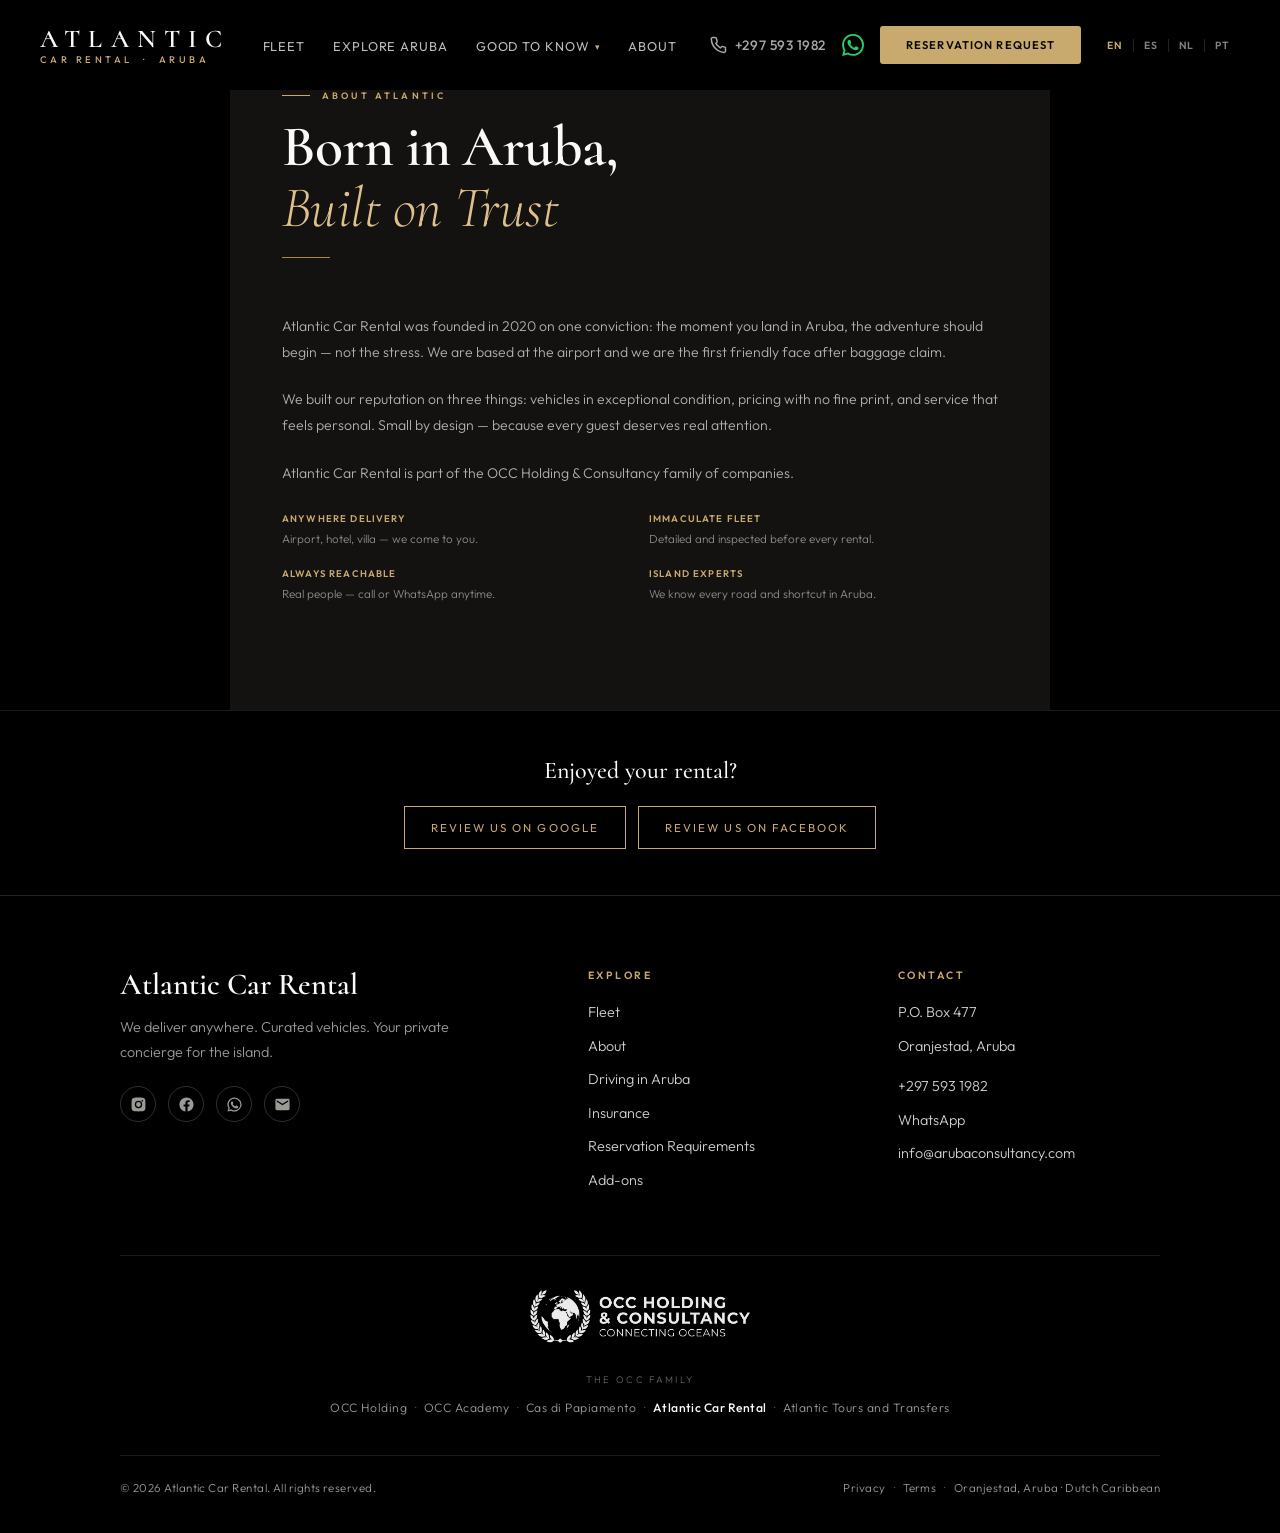
<file: about.html>
<!DOCTYPE html>
<html lang="en">
<head>
<meta charset="UTF-8"/>
<script>document.documentElement.classList.add('i18n-loading')</script>
<style>html.i18n-loading{visibility:hidden;background:#0A0A0A}</style>
<noscript><style>html.i18n-loading{visibility:visible}</style></noscript>
<meta name="viewport" content="width=device-width,initial-scale=1.0"/>
<title>Our Story | Atlantic Car Rental Aruba</title>
<meta name="description" content="The story behind Atlantic Car Rental Aruba — part of the OCC Holding & Consultancy family."/>
<link rel="icon" href="/favicon.ico" sizes="any">
<link rel="icon" type="image/png" sizes="32x32" href="/favicon-32.png">
<link rel="icon" type="image/png" sizes="16x16" href="/favicon-16.png">
<link rel="apple-touch-icon" href="/favicon-180.png">
<meta property="og:type" content="website">
<meta property="og:site_name" content="Atlantic Car Rental Aruba">
<meta property="og:title" content="Our Story | Atlantic Car Rental Aruba">
<meta property="og:description" content="The story behind Atlantic Car Rental Aruba — part of the OCC Holding & Consultancy family.">
<meta property="og:image" content="https://atlanticcarrentalaruba.com/og-image.png">
<meta property="og:image:width" content="1200">
<meta property="og:image:height" content="630">
<meta property="og:url" content="https://atlanticcarrentalaruba.com/about.html">
<link rel="canonical" href="https://atlanticcarrentalaruba.com/about.html"/>
<meta name="twitter:card" content="summary_large_image">
<meta name="twitter:title" content="Our Story | Atlantic Car Rental Aruba">
<link rel="preconnect" href="https://fonts.googleapis.com"/>
<link href="https://fonts.googleapis.com/css2?family=Cormorant:ital,wght@0,300;0,400;0,500;0,600;0,700;1,300;1,400;1,600&family=Outfit:wght@300;400;500;600;700&display=swap" rel="stylesheet"/>
<link rel="stylesheet" href="css/styles.css?v=7"/>
</head>
<body>

<!-- NAV -->
<nav id="nav">
  <a href="index.html" class="nav-wm">
    <span class="nav-wm-a">Atlantic</span>
    <span class="nav-wm-b">Car Rental &nbsp;&middot;&nbsp; Aruba</span>
  </a>
  <ul class="nlinks" id="nlinks">
    <li><a href="index.html#fleet" data-t="n_fl" onclick="closeMNav()">Fleet</a></li>
    <li><a href="index.html#aruba" data-t="n_ar" onclick="closeMNav()">Explore Aruba</a></li>
    <li class="nav-drop">
      <button type="button" class="nav-drop-btn" onclick="toggleGtkDrop(event)" aria-expanded="false" aria-haspopup="true">
        <span data-t="n_gtk">Good to Know</span><span class="nav-drop-caret" aria-hidden="true">&#9662;</span>
      </button>
      <ul class="nav-drop-menu">
        <li><a href="driving-in-aruba.html" data-t="n_dr" onclick="closeMNav()">Driving in Aruba</a></li>
        <li><a href="insurance.html" data-t="n_ins" onclick="closeMNav()">Insurance</a></li>
        <li><a href="reservation-requirements.html" data-t="n_rr" onclick="closeMNav()">Reservation Requirements</a></li>
        <li><a href="add-ons.html" data-t="n_ao" onclick="closeMNav()">Add-ons</a></li>
      </ul>
    </li>
    <li><a href="about.html" data-t="n_ab" onclick="closeMNav()">About</a></li>
  </ul>
  <div class="nav-right">
    <a href="tel:+2975931982" class="nav-phone" style="display:flex;align-items:center;gap:8px;color:rgba(255,255,255,.65);font-size:.85rem;font-weight:500;letter-spacing:.04em;transition:color .2s;text-decoration:none">
      <svg aria-hidden="true" width="18" height="18" viewBox="0 0 24 24" fill="none" stroke="currentColor" stroke-width="2"><path d="M22 16.92v3a2 2 0 01-2.18 2 19.79 19.79 0 01-8.63-3.07A19.5 19.5 0 013.07 4.18 2 2 0 015.06 2h3a2 2 0 012 1.72c.127.96.361 1.903.7 2.81a2 2 0 01-.45 2.11L9.09 9.91a16 16 0 006 6l1.27-1.27a2 2 0 012.11-.45c.907.339 1.85.573 2.81.7A2 2 0 0122 16.92z"/></svg>
      +297 593 1982
    </a>
    <a href="https://wa.me/2975931982" target="_blank" class="nav-whatsapp" aria-label="WhatsApp" style="align-items:center;color:rgba(255,255,255,.65);transition:color .2s;text-decoration:none">
      <svg aria-hidden="true" width="22" height="22" viewBox="0 0 24 24" fill="#25D366"><path d="M17.472 14.382c-.297-.149-1.758-.867-2.03-.967-.273-.099-.471-.148-.67.15-.197.297-.767.966-.94 1.164-.173.199-.347.223-.644.075-.297-.15-1.255-.463-2.39-1.475-.883-.788-1.48-1.761-1.653-2.059-.173-.297-.018-.458.13-.606.134-.133.298-.347.446-.52.149-.174.198-.298.298-.497.099-.198.05-.371-.025-.52-.075-.149-.669-1.612-.916-2.207-.242-.579-.487-.5-.669-.51-.173-.008-.371-.01-.57-.01-.198 0-.52.074-.792.372-.272.297-1.04 1.016-1.04 2.479 0 1.462 1.065 2.875 1.213 3.074.149.198 2.096 3.2 5.077 4.487.709.306 1.262.489 1.694.625.712.227 1.36.195 1.871.118.571-.085 1.758-.719 2.006-1.413.248-.694.248-1.289.173-1.413-.074-.124-.272-.198-.57-.347m-5.421 7.403h-.004a9.87 9.87 0 01-5.031-1.378l-.361-.214-3.741.982.998-3.648-.235-.374a9.86 9.86 0 01-1.51-5.26c.001-5.45 4.436-9.884 9.888-9.884 2.64 0 5.122 1.03 6.988 2.898a9.825 9.825 0 012.893 6.994c-.003 5.45-4.437 9.884-9.885 9.884m8.413-18.297A11.815 11.815 0 0012.05 0C5.495 0 .16 5.335.157 11.892c0 2.096.547 4.142 1.588 5.945L.057 24l6.305-1.654a11.882 11.882 0 005.683 1.448h.005c6.554 0 11.89-5.335 11.893-11.893a11.821 11.821 0 00-3.48-8.413z"/></svg>
    </a>
    <button class="nav-cta" onclick="location.href='index.html#contact'"><span class="cta-full" data-t="n_ct">Reservation Request</span><span class="cta-short" data-t="n_ct_s">Reserve</span></button>
    <div class="nav-lang">
      <button class="lbtn on" onclick="setL('en')">EN</button>
      <button class="lbtn" onclick="setL('es')">ES</button>
      <button class="lbtn" onclick="setL('nl')">NL</button>
      <button class="lbtn" onclick="setL('pt')">PT</button>
    </div>
    <button class="nav-toggle" aria-label="Menu" aria-expanded="false" onclick="toggleMNav()">&#9776;</button>
  </div>
</nav>

<!-- ABOUT -->
<section id="about" class="sec sec-alt">
  <div>
    <div class="tag rv" data-t="ab_tg">About Atlantic</div>
    <h1 class="sh rv d1" data-t="ab_h">Born in Aruba,<br/><em>Built on Trust</em></h1>
    <div class="rule rv d2"></div>
    <p class="abodytxt rv" data-t="ab_p1">Atlantic Car Rental was founded in 2020 on one conviction: the moment you land in Aruba, the adventure should begin &mdash; not the stress. We are based at the airport and we are the first friendly face after baggage claim.</p>
    <p class="abodytxt rv" data-t="ab_p2">We built our reputation on three things: vehicles in exceptional condition, pricing with no fine print, and service that feels personal. Small by design &mdash; because every guest deserves real attention.</p>
    <p class="abodytxt rv" style="margin-top:22px" data-t="ab_p3">Atlantic Car Rental is part of the OCC Holding &amp; Consultancy family of companies.</p>
    <div class="avals rv">
      <div><div class="avt" data-t="ab_v1t">Anywhere Delivery</div><div class="avb" data-t="ab_v1b">Airport, hotel, villa &mdash; we come to you.</div></div>
      <div><div class="avt" data-t="ab_v2t">Immaculate Fleet</div><div class="avb" data-t="ab_v2b">Detailed and inspected before every rental.</div></div>
      <div><div class="avt" data-t="ab_v3t">Always Reachable</div><div class="avb" data-t="ab_v3b">Real people &mdash; call or WhatsApp anytime.</div></div>
      <div><div class="avt" data-t="ab_v4t">Island Experts</div><div class="avb" data-t="ab_v4b">We know every road and shortcut in Aruba.</div></div>
    </div>
  </div>
</section>

<!-- FOOTER -->
<section class="occr"><p class="occr-q" data-t="fo_rvq">Enjoyed your rental?</p><div class="occr-btns"><a href="https://share.google/9xUAUABJ2GxsoSKrb" target="_blank" rel="noopener" data-t="fo_rvg">Review us on Google</a><a href="https://www.facebook.com/share/1DmcNudvqe/" target="_blank" rel="noopener" data-t="fo_rvf">Review us on Facebook</a></div></section>
<footer class="occf"><div class="occf-wrap">
<div class="occf-grid">
<div class="occf-brand"><div class="occf-name">Atlantic Car Rental</div><p class="occf-tag" data-t="fo_tag">We deliver anywhere. Curated vehicles. Your private concierge for the island.</p><div class="occf-soc"><a href="https://www.instagram.com/atlanticcarrentalaruba" target="_blank" rel="noopener" aria-label="Instagram"><svg viewBox="0 0 24 24" fill="currentColor"><path d="M12 2.2c3.2 0 3.6 0 4.8.1 1.2.1 1.8.2 2.2.4.6.2 1 .5 1.4.9.4.4.7.8.9 1.4.2.4.4 1 .4 2.2.1 1.3.1 1.6.1 4.8s0 3.6-.1 4.8c-.1 1.2-.2 1.8-.4 2.2-.2.6-.5 1-.9 1.4-.4.4-.8.7-1.4.9-.4.2-1 .4-2.2.4-1.3.1-1.6.1-4.8.1s-3.6 0-4.8-.1c-1.2-.1-1.8-.2-2.2-.4-.6-.2-1-.5-1.4-.9-.4-.4-.7-.8-.9-1.4-.2-.4-.4-1-.4-2.2C2.2 15.6 2.2 15.2 2.2 12s0-3.6.1-4.8c.1-1.2.2-1.8.4-2.2.2-.6.5-1 .9-1.4.4-.4.8-.7 1.4-.9.4-.2 1-.4 2.2-.4C8.4 2.2 8.8 2.2 12 2.2zm0 4.6a5.2 5.2 0 1 0 0 10.4 5.2 5.2 0 0 0 0-10.4zm0 8.6a3.4 3.4 0 1 1 0-6.8 3.4 3.4 0 0 1 0 6.8zm5.4-9.9a1.2 1.2 0 1 0 0 2.4 1.2 1.2 0 0 0 0-2.4z"/></svg></a><a href="https://www.facebook.com/share/18JVxDgM2i/" target="_blank" rel="noopener" aria-label="Facebook"><svg viewBox="0 0 24 24" fill="currentColor"><path d="M12 2.04c-5.5 0-10 4.49-10 10.02 0 5 3.66 9.15 8.44 9.9v-7H7.9v-2.9h2.54V9.85c0-2.51 1.49-3.89 3.78-3.89 1.09 0 2.23.19 2.23.19v2.47h-1.26c-1.24 0-1.63.77-1.63 1.56v1.88h2.78l-.45 2.9h-2.33v7a10 10 0 0 0 8.44-9.9c0-5.53-4.5-10.02-10-10.02z"/></svg></a><a href="https://wa.me/2975931982" target="_blank" rel="noopener" aria-label="WhatsApp"><svg viewBox="0 0 24 24" fill="currentColor"><path d="M12 2a10 10 0 0 0-8.6 15.1L2 22l5-1.3A10 10 0 1 0 12 2zm0 18.2c-1.5 0-3-.4-4.2-1.2l-.3-.2-3 .8.8-2.9-.2-.3A8.2 8.2 0 1 1 12 20.2zm4.5-6.1c-.2-.1-1.5-.7-1.7-.8-.2-.1-.4-.1-.6.1l-.8 1c-.1.2-.3.2-.5.1a6.7 6.7 0 0 1-3.3-2.9c-.2-.4.2-.4.7-1.3.1-.2 0-.3 0-.4l-.8-1.8c-.2-.5-.4-.4-.6-.4h-.5c-.2 0-.4.1-.7.3-.2.3-.9.9-.9 2.2s.9 2.5 1.1 2.7c.1.2 1.8 2.8 4.4 3.9 1.6.7 2.3.8 3.1.6.5-.1 1.5-.6 1.7-1.2.2-.6.2-1.1.2-1.2-.1-.1-.3-.2-.5-.3z"/></svg></a><a href="mailto:info@arubaconsultancy.com" aria-label="Email"><svg viewBox="0 0 24 24" fill="currentColor"><path d="M20 4H4a2 2 0 0 0-2 2v12a2 2 0 0 0 2 2h16a2 2 0 0 0 2-2V6a2 2 0 0 0-2-2zm0 4-8 5-8-5V6l8 5 8-5v2z"/></svg></a></div></div>
<div class="occf-col"><h4 class="occf-h" data-t="fo_ex">Explore</h4><a href="index.html#fleet" data-t="fo_fl">Fleet</a><a href="about.html" data-t="fo_ab">About</a><a href="driving-in-aruba.html" data-t="fo_dr">Driving in Aruba</a><a href="insurance.html" data-t="fo_ins">Insurance</a><a href="reservation-requirements.html" data-t="fo_rr">Reservation Requirements</a><a href="add-ons.html" data-t="fo_ao">Add-ons</a></div>
<div class="occf-col"><h4 class="occf-h" data-t="fo_co">Contact</h4><span>P.O. Box 477</span><span>Oranjestad, Aruba</span><a class="gap" href="tel:+2975931982">+297 593 1982</a><a href="https://wa.me/2975931982" target="_blank" rel="noopener">WhatsApp</a><a href="mailto:info@arubaconsultancy.com">info@arubaconsultancy.com</a></div>
</div>
<div class="occf-rule"></div>
<div class="occf-occ"><img src="assets/occ-logo.png" alt="OCC Holding &amp; Consultancy, Connecting Oceans"></div>
<div class="occf-fam"><span class="occf-label" data-t="fo_fam">The OCC Family</span><a href="https://www.arubaconsultancy.com" target="_blank" rel="noopener">OCC Holding</a> <span class="dot">·</span> <a href="https://www.occacademyaruba.com" target="_blank" rel="noopener">OCC Academy</a> <span class="dot">·</span> <a href="https://www.casdipapiamento.com" target="_blank" rel="noopener">Cas di Papiamento</a> <span class="dot">·</span> <span class="occf-cur">Atlantic Car Rental</span> <span class="dot">·</span> <a href="https://www.atlantictoursaruba.com" target="_blank" rel="noopener">Atlantic Tours and Transfers</a></div>
<div class="occf-bot"><span>&copy; 2026 Atlantic Car Rental. <span data-t="fo_rt">All rights reserved.</span></span><span><a href="privacy.html" data-t="fo_pr">Privacy</a><span class="sep">·</span><a href="terms.html" data-t="fo_tc">Terms</a><span class="sep">·</span><span data-t="fo_pl">Oranjestad, Aruba · Dutch Caribbean</span></span></div>
</div></footer>

<script>
/* Mobile nav dropdown */
function toggleMNav(){
  const nl = document.getElementById('nlinks');
  const isOpen = nl.classList.toggle('open');
  document.querySelector('.nav-toggle').setAttribute('aria-expanded', String(isOpen));
}
function closeMNav(){
  document.getElementById('nlinks').classList.remove('open');
  document.querySelector('.nav-toggle').setAttribute('aria-expanded', 'false');
}

/* Good to Know nav dropdown -- click-toggle on desktop; always expanded
   (flat, non-interactive) inside the mobile hamburger via CSS. */
function toggleGtkDrop(e){
  e.preventDefault();
  const drop = e.currentTarget.closest('.nav-drop');
  const isOpen = drop.classList.toggle('open');
  e.currentTarget.setAttribute('aria-expanded', String(isOpen));
}
document.addEventListener('click', function(e){
  const openDrop = document.querySelector('.nav-drop.open');
  if (openDrop && !openDrop.contains(e.target)) {
    openDrop.classList.remove('open');
    openDrop.querySelector('.nav-drop-btn').setAttribute('aria-expanded', 'false');
  }
});

/* Scroll reveal */
document.querySelectorAll('.rv').forEach(el => {
  new IntersectionObserver(([e]) => { if (e.isIntersecting) el.classList.add('on'); }, {threshold: 0.07}).observe(el);
});
</script>

<script>
const T = {
en:{fo_rvq:"Enjoyed your rental?",fo_rvg:"Review us on Google",fo_rvf:"Review us on Facebook",fo_tag:"We deliver anywhere. Curated vehicles. Your private concierge for the island.",fo_ex:"Explore",fo_co:"Contact",fo_fl:"Fleet",fo_ab:"About",fo_dr:"Driving in Aruba",fo_ins:"Insurance",fo_rr:"Reservation Requirements",fo_ao:"Add-ons",fo_fam:"The OCC Family",fo_rt:"All rights reserved.",fo_pl:"Oranjestad, Aruba · Dutch Caribbean",fo_pr:"Privacy",fo_tc:"Terms",
  n_fl:"Fleet",n_ar:"Explore Aruba",n_ab:"About",n_ct:"Reservation Request",n_ct_s:"Reserve",
  n_gtk:"Good to Know",n_dr:"Driving in Aruba",n_ins:"Insurance",n_rr:"Reservation Requirements",n_ao:"Add-ons",
  fv_se:"Sedan",fv_su:"SUV",fv_lsu:"Large SUV",fv_je:"Jeep 4x4",fv_va:"Van",
  ft_tg:"We deliver anywhere. Curated vehicles. Your private concierge for the island.",
  ft_nv:"Navigate",ft_gtk:"Good to Know",ft_fl:"Our Fleet",ft_co:"Contact",ft_contact:"Contact",ft_wa:"WhatsApp",ft_email:"Email Us",
  ft_cp:"&copy; 2026 Atlantic Car Rental &middot; Aruba. All rights reserved.",
  ft_oc:"Part of OCC Holding &amp; Consultancy",ft_pr:"Privacy",ft_tc:"Terms",
  ft_rev:"Happy with your rental? Leave a review on Google or Facebook.",
  co_main:"Main Office",co_air2:"Airport Delivery",
  lg_disc:"Atlantic Car Rental is a brand of Atlantic Tours Transfers and Rentals, registered trade name of OCC Holding Real Estate Consultancy Private Charter Exclusive Tours Transfers Rentals V.B.A., Chamber of Commerce Aruba H51819.5.",
  ab_tg:"About Atlantic",ab_h:"Born in Aruba,<br/><em>Built on Trust</em>",
  ab_p1:"Atlantic Car Rental was founded in 2020 on one conviction: the moment you land in Aruba, the adventure should begin — not the stress. We are based at the airport and we are the first friendly face after baggage claim.",
  ab_p2:"We built our reputation on three things: vehicles in exceptional condition, pricing with no fine print, and service that feels personal. Small by design — because every guest deserves real attention.",
  ab_p3:"Atlantic Car Rental is part of the OCC Holding &amp; Consultancy family of companies.",
  ab_v1t:"Anywhere Delivery",ab_v1b:"Airport, hotel, villa — we come to you.",
  ab_v2t:"Immaculate Fleet",ab_v2b:"Detailed and inspected before every rental.",
  ab_v3t:"Always Reachable",ab_v3b:"Real people — call or WhatsApp anytime.",
  ab_v4t:"Island Experts",ab_v4b:"We know every road and shortcut in Aruba.",
},
es:{fo_rvq:"¿Disfrutó su alquiler?",fo_rvg:"Reseña en Google",fo_rvf:"Reseña en Facebook",fo_tag:"Entregamos en cualquier lugar. Vehículos seleccionados. Tu concierge privado en la isla.",fo_ex:"Explorar",fo_co:"Contacto",fo_fl:"Flota",fo_ab:"Nosotros",fo_dr:"Conducir en Aruba",fo_ins:"Seguro",fo_rr:"Requisitos de Reserva",fo_ao:"Extras",fo_fam:"La familia OCC",fo_rt:"Todos los derechos reservados.",fo_pl:"Oranjestad, Aruba · Caribe Neerlandés",fo_pr:"Privacidad",fo_tc:"Términos",
  n_fl:"Flota",n_ar:"Explorar Aruba",n_ab:"Nosotros",n_ct:"Reservar Ahora",n_ct_s:"Reservar",
  n_gtk:"Información Útil",n_dr:"Conducir en Aruba",n_ins:"Seguro",n_rr:"Requisitos de Reserva",n_ao:"Extras",
  fv_se:"Sedán",fv_su:"SUV",fv_lsu:"SUV Grande",fv_je:"Jeep 4x4",fv_va:"Van",
  ft_tg:"Entregamos en cualquier lugar. Vehículos curados. Tu concierge privado para la isla.",
  ft_nv:"Navegar",ft_gtk:"Información Útil",ft_fl:"Nuestra Flota",ft_co:"Contacto",ft_contact:"Contacto",ft_wa:"WhatsApp",ft_email:"Escríbenos",
  ft_cp:"&copy; 2026 Atlantic Car Rental &middot; Aruba. Todos los derechos reservados.",
  ft_oc:"Parte de OCC Holding &amp; Consultancy",ft_pr:"Privacidad",ft_tc:"Términos",
  ft_rev:"&iquest;Contento con tu alquiler? Déjanos una reseña en Google o Facebook.",
  co_main:"Oficina Principal",co_air2:"Entrega en Aeropuerto",
  lg_disc:"Atlantic Car Rental es una marca de Atlantic Tours Transfers and Rentals, nombre comercial registrado de OCC Holding Real Estate Consultancy Private Charter Exclusive Tours Transfers Rentals V.B.A., Cámara de Comercio de Aruba H51819.5.",
  ab_tg:"Sobre Atlantic",ab_h:"Nacidos en Aruba,<br/><em>Construidos con Confianza</em>",
  ab_p1:"Atlantic Car Rental fue fundada en 2020 con una convicción: en el momento en que aterrizas en Aruba, la aventura debe comenzar — no el estrés. Estamos ubicados en el aeropuerto y somos el primer rostro amable después de recoger el equipaje.",
  ab_p2:"Construimos nuestra reputación sobre tres pilares: vehículos en condiciones excepcionales, precios sin letra pequeña y un servicio que se siente personal. Pequeños por diseño — porque cada huésped merece atención real.",
  ab_p3:"Atlantic Car Rental forma parte de la familia de empresas OCC Holding &amp; Consultancy.",
  ab_v1t:"Entrega en Cualquier Lugar",ab_v1b:"Aeropuerto, hotel, villa — vamos hasta ti.",
  ab_v2t:"Flota Impecable",ab_v2b:"Revisada y detallada antes de cada alquiler.",
  ab_v3t:"Siempre Disponibles",ab_v3b:"Personas reales — llama o escribe por WhatsApp cuando quieras.",
  ab_v4t:"Expertos de la Isla",ab_v4b:"Conocemos cada camino y atajo de Aruba.",
},
nl:{fo_rvq:"Tevreden over uw huurauto?",fo_rvg:"Beoordeel ons op Google",fo_rvf:"Beoordeel ons op Facebook",fo_tag:"Wij bezorgen overal. Zorgvuldig geselecteerde voertuigen. Uw privéconciërge op het eiland.",fo_ex:"Ontdek",fo_co:"Contact",fo_fl:"Vloot",fo_ab:"Over Ons",fo_dr:"Rijden in Aruba",fo_ins:"Verzekering",fo_rr:"Reserveringsvereisten",fo_ao:"Extra's",fo_fam:"De OCC-familie",fo_rt:"Alle rechten voorbehouden.",fo_pl:"Oranjestad, Aruba · Nederlandse Cariben",fo_pr:"Privacy",fo_tc:"Voorwaarden",
  n_fl:"Vloot",n_ar:"Ontdek Aruba",n_ab:"Over Ons",n_ct:"Nu Reserveren",n_ct_s:"Reserveer",
  n_gtk:"Goed om te Weten",n_dr:"Rijden in Aruba",n_ins:"Verzekering",n_rr:"Reserveringsvereisten",n_ao:"Extra's",
  fv_se:"Sedan",fv_su:"SUV",fv_lsu:"Grote SUV",fv_je:"Jeep 4x4",fv_va:"Van",
  ft_tg:"Wij bezorgen overal. Gecureerde voertuigen. Uw privé concierge voor het eiland.",
  ft_nv:"Navigeren",ft_gtk:"Goed om te Weten",ft_fl:"Onze Vloot",ft_co:"Contact",ft_contact:"Contact",ft_wa:"WhatsApp",ft_email:"Mail Ons",
  ft_cp:"&copy; 2026 Atlantic Car Rental &middot; Aruba. Alle rechten voorbehouden.",
  ft_oc:"Onderdeel van OCC Holding &amp; Consultancy",ft_pr:"Privacy",ft_tc:"Voorwaarden",
  ft_rev:"Tevreden over je huurauto? Laat een review achter op Google of Facebook.",
  co_main:"Hoofdkantoor",co_air2:"Levering op Luchthaven",
  lg_disc:"Atlantic Car Rental is een merk van Atlantic Tours Transfers and Rentals, geregistreerde handelsnaam van OCC Holding Real Estate Consultancy Private Charter Exclusive Tours Transfers Rentals V.B.A., Kamer van Koophandel Aruba H51819.5.",
  ab_tg:"Over Atlantic",ab_h:"Geboren in Aruba,<br/><em>Gebouwd op Vertrouwen</em>",
  ab_p1:"Atlantic Car Rental werd in 2020 opgericht met één overtuiging: zodra u in Aruba landt, moet het avontuur beginnen — niet de stress. Wij zijn gevestigd op de luchthaven en zijn het eerste vriendelijke gezicht na de bagageband.",
  ab_p2:"Wij bouwden onze reputatie op drie zaken: voertuigen in uitstekende staat, prijzen zonder kleine lettertjes, en service die persoonlijk aanvoelt. Klein van opzet — omdat elke gast echte aandacht verdient.",
  ab_p3:"Atlantic Car Rental maakt deel uit van de bedrijvenfamilie van OCC Holding &amp; Consultancy.",
  ab_v1t:"Bezorging Overal",ab_v1b:"Luchthaven, hotel, villa — wij komen naar u toe.",
  ab_v2t:"Onberispelijke Vloot",ab_v2b:"Voor elke verhuur gecontroleerd en gedetailleerd.",
  ab_v3t:"Altijd Bereikbaar",ab_v3b:"Echte mensen — bel of app ons wanneer u wilt.",
  ab_v4t:"Eilandexperts",ab_v4b:"Wij kennen elke weg en sluiproute op Aruba.",
},
pt:{fo_rvq:"Gostou do seu aluguel?",fo_rvg:"Avalie-nos no Google",fo_rvf:"Avalie-nos no Facebook",fo_tag:"Entregamos em qualquer lugar. Veículos selecionados. Seu concierge particular na ilha.",fo_ex:"Explorar",fo_co:"Contato",fo_fl:"Frota",fo_ab:"Sobre Nós",fo_dr:"Dirigindo em Aruba",fo_ins:"Seguro",fo_rr:"Requisitos de Reserva",fo_ao:"Extras",fo_fam:"A família OCC",fo_rt:"Todos os direitos reservados.",fo_pl:"Oranjestad, Aruba · Caribe Holandês",fo_pr:"Privacidade",fo_tc:"Termos",
  n_fl:"Frota",n_ar:"Explorar Aruba",n_ab:"Sobre Nós",n_ct:"Reservar Agora",n_ct_s:"Reservar",
  n_gtk:"Bom Saber",n_dr:"Dirigindo em Aruba",n_ins:"Seguro",n_rr:"Requisitos de Reserva",n_ao:"Extras",
  fv_se:"Sedan",fv_su:"SUV",fv_lsu:"SUV Grande",fv_je:"Jeep 4x4",fv_va:"Van",
  ft_tg:"Entregamos em qualquer lugar. Veículos curados. Seu concierge privado para a ilha.",
  ft_nv:"Navegar",ft_gtk:"Bom Saber",ft_fl:"Nossa Frota",ft_co:"Contato",ft_contact:"Contato",ft_wa:"WhatsApp",ft_email:"Envie um E-mail",
  ft_cp:"&copy; 2026 Atlantic Car Rental &middot; Aruba. Todos os direitos reservados.",
  ft_oc:"Parte da OCC Holding &amp; Consultancy",ft_pr:"Privacidade",ft_tc:"Termos",
  ft_rev:"Satisfeito com o seu aluguer? Deixe uma avaliação no Google ou Facebook.",
  co_main:"Escritório Principal",co_air2:"Entrega no Aeroporto",
  lg_disc:"Atlantic Car Rental é uma marca da Atlantic Tours Transfers and Rentals, nome comercial registrado da OCC Holding Real Estate Consultancy Private Charter Exclusive Tours Transfers Rentals V.B.A., Câmara de Comércio de Aruba H51819.5.",
  ab_tg:"Sobre a Atlantic",ab_h:"Nascidos em Aruba,<br/><em>Construídos com Confiança</em>",
  ab_p1:"A Atlantic Car Rental foi fundada em 2020 com uma convicção: no momento em que você pousa em Aruba, a aventura deve começar — não o estresse. Estamos baseados no aeroporto e somos o primeiro rosto amigável após a retirada da bagagem.",
  ab_p2:"Construímos nossa reputação em três pilares: veículos em condição excepcional, preços sem letras miúdas e um atendimento que parece pessoal. Pequenos por opção — porque cada hóspede merece atenção de verdade.",
  ab_p3:"A Atlantic Car Rental faz parte da família de empresas OCC Holding &amp; Consultancy.",
  ab_v1t:"Entrega em Qualquer Lugar",ab_v1b:"Aeroporto, hotel, vila — nós vamos até você.",
  ab_v2t:"Frota Impecável",ab_v2b:"Revisada e detalhada antes de cada aluguel.",
  ab_v3t:"Sempre Acessíveis",ab_v3b:"Pessoas reais — ligue ou chame no WhatsApp a qualquer hora.",
  ab_v4t:"Especialistas na Ilha",ab_v4b:"Conhecemos cada estrada e atalho de Aruba.",
},
};

let lang = 'en';
function setL(l) {
  lang = l;
  try { localStorage.setItem('atlantic_lang', l); } catch (e) {}
  document.querySelectorAll('.lbtn').forEach(b => b.classList.remove('on'));
  document.querySelector(`.lbtn[onclick="setL('${l}')"]`).classList.add('on');
  const d = T[l];
  document.querySelectorAll('[data-t]').forEach(el => {
    const k = el.getAttribute('data-t');
    if (d[k] !== undefined) el.innerHTML = d[k];
  });
  document.documentElement.lang = l === 'pt' ? 'pt-BR' : l;
}
(function() {
  let stored = null;
  try { stored = localStorage.getItem('atlantic_lang'); } catch (e) {}
  if (stored === 'en' || stored === 'es' || stored === 'nl' || stored === 'pt') {
    setL(stored);
  } else {
    const bl = (navigator.language || 'en').toLowerCase();
    if (bl.startsWith('es')) setL('es');
    else if (bl.startsWith('nl')) setL('nl');
    else if (bl.startsWith('pt')) setL('pt');
    else setL('en');
  }
  document.documentElement.classList.remove('i18n-loading');
})();
</script>
</body>
</html>
</file>
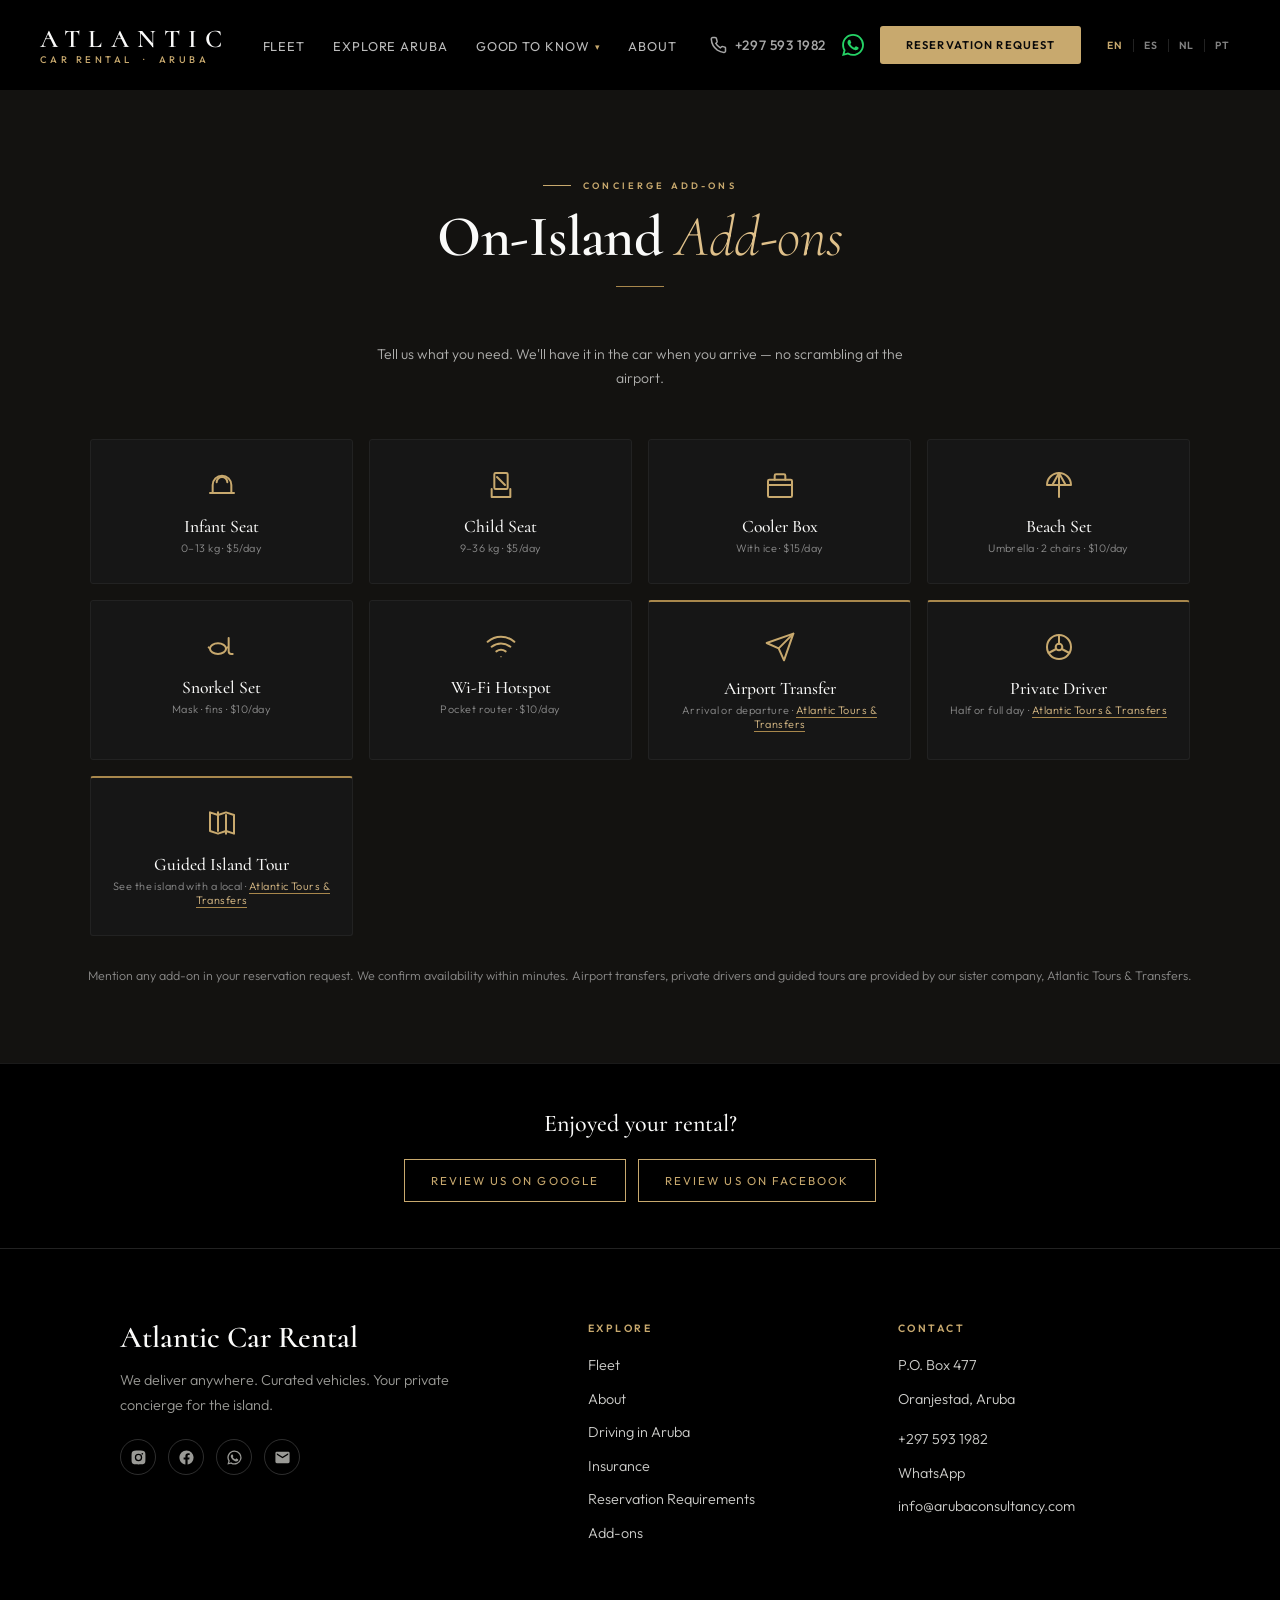
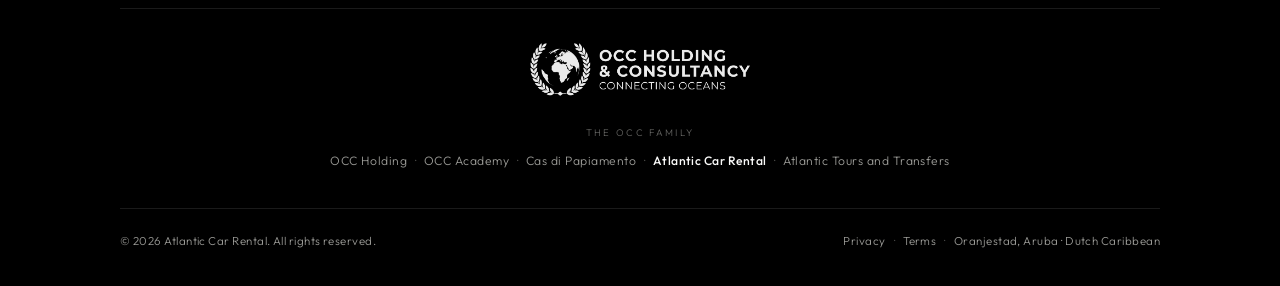
<file: add-ons.html>
<!DOCTYPE html>
<html lang="en">
<head>
<meta charset="UTF-8"/>
<script>document.documentElement.classList.add('i18n-loading')</script>
<style>html.i18n-loading{visibility:hidden;background:#0A0A0A}</style>
<noscript><style>html.i18n-loading{visibility:visible}</style></noscript>
<meta name="viewport" content="width=device-width,initial-scale=1.0"/>
<title>On-Island Add-ons | Atlantic Car Rental Aruba</title>
<meta name="description" content="Car seats, coolers, beach sets, snorkel gear, Wi-Fi hotspots and more — request add-ons with your Atlantic Car Rental Aruba reservation."/>
<link rel="icon" href="/favicon.ico" sizes="any">
<link rel="icon" type="image/png" sizes="32x32" href="/favicon-32.png">
<link rel="icon" type="image/png" sizes="16x16" href="/favicon-16.png">
<link rel="apple-touch-icon" href="/favicon-180.png">
<meta property="og:type" content="website">
<meta property="og:site_name" content="Atlantic Car Rental Aruba">
<meta property="og:title" content="On-Island Add-ons | Atlantic Car Rental Aruba">
<meta property="og:description" content="Car seats, coolers, beach sets, snorkel gear, Wi-Fi hotspots and more — request add-ons with your Atlantic Car Rental Aruba reservation.">
<meta property="og:image" content="https://atlanticcarrentalaruba.com/og-image.png">
<meta property="og:image:width" content="1200">
<meta property="og:image:height" content="630">
<meta property="og:url" content="https://atlanticcarrentalaruba.com/add-ons.html">
<link rel="canonical" href="https://atlanticcarrentalaruba.com/add-ons.html"/>
<meta name="twitter:card" content="summary_large_image">
<meta name="twitter:title" content="On-Island Add-ons | Atlantic Car Rental Aruba">
<link rel="preconnect" href="https://fonts.googleapis.com"/>
<link href="https://fonts.googleapis.com/css2?family=Cormorant:ital,wght@0,300;0,400;0,500;0,600;0,700;1,300;1,400;1,600&family=Outfit:wght@300;400;500;600;700&display=swap" rel="stylesheet"/>
<link rel="stylesheet" href="css/styles.css?v=7"/>
</head>
<body>

<!-- NAV -->
<nav id="nav">
  <a href="index.html" class="nav-wm">
    <span class="nav-wm-a">Atlantic</span>
    <span class="nav-wm-b">Car Rental &nbsp;&middot;&nbsp; Aruba</span>
  </a>
  <ul class="nlinks" id="nlinks">
    <li><a href="index.html#fleet" data-t="n_fl" onclick="closeMNav()">Fleet</a></li>
    <li><a href="index.html#aruba" data-t="n_ar" onclick="closeMNav()">Explore Aruba</a></li>
    <li class="nav-drop">
      <button type="button" class="nav-drop-btn" onclick="toggleGtkDrop(event)" aria-expanded="false" aria-haspopup="true">
        <span data-t="n_gtk">Good to Know</span><span class="nav-drop-caret" aria-hidden="true">&#9662;</span>
      </button>
      <ul class="nav-drop-menu">
        <li><a href="driving-in-aruba.html" data-t="n_dr" onclick="closeMNav()">Driving in Aruba</a></li>
        <li><a href="insurance.html" data-t="n_ins" onclick="closeMNav()">Insurance</a></li>
        <li><a href="reservation-requirements.html" data-t="n_rr" onclick="closeMNav()">Reservation Requirements</a></li>
        <li><a href="add-ons.html" data-t="n_ao" onclick="closeMNav()">Add-ons</a></li>
      </ul>
    </li>
    <li><a href="about.html" data-t="n_ab" onclick="closeMNav()">About</a></li>
  </ul>
  <div class="nav-right">
    <a href="tel:+2975931982" class="nav-phone" style="display:flex;align-items:center;gap:8px;color:rgba(255,255,255,.65);font-size:.85rem;font-weight:500;letter-spacing:.04em;transition:color .2s;text-decoration:none">
      <svg aria-hidden="true" width="18" height="18" viewBox="0 0 24 24" fill="none" stroke="currentColor" stroke-width="2"><path d="M22 16.92v3a2 2 0 01-2.18 2 19.79 19.79 0 01-8.63-3.07A19.5 19.5 0 013.07 4.18 2 2 0 015.06 2h3a2 2 0 012 1.72c.127.96.361 1.903.7 2.81a2 2 0 01-.45 2.11L9.09 9.91a16 16 0 006 6l1.27-1.27a2 2 0 012.11-.45c.907.339 1.85.573 2.81.7A2 2 0 0122 16.92z"/></svg>
      +297 593 1982
    </a>
    <a href="https://wa.me/2975931982" target="_blank" class="nav-whatsapp" aria-label="WhatsApp" style="align-items:center;color:rgba(255,255,255,.65);transition:color .2s;text-decoration:none">
      <svg aria-hidden="true" width="22" height="22" viewBox="0 0 24 24" fill="#25D366"><path d="M17.472 14.382c-.297-.149-1.758-.867-2.03-.967-.273-.099-.471-.148-.67.15-.197.297-.767.966-.94 1.164-.173.199-.347.223-.644.075-.297-.15-1.255-.463-2.39-1.475-.883-.788-1.48-1.761-1.653-2.059-.173-.297-.018-.458.13-.606.134-.133.298-.347.446-.52.149-.174.198-.298.298-.497.099-.198.05-.371-.025-.52-.075-.149-.669-1.612-.916-2.207-.242-.579-.487-.5-.669-.51-.173-.008-.371-.01-.57-.01-.198 0-.52.074-.792.372-.272.297-1.04 1.016-1.04 2.479 0 1.462 1.065 2.875 1.213 3.074.149.198 2.096 3.2 5.077 4.487.709.306 1.262.489 1.694.625.712.227 1.36.195 1.871.118.571-.085 1.758-.719 2.006-1.413.248-.694.248-1.289.173-1.413-.074-.124-.272-.198-.57-.347m-5.421 7.403h-.004a9.87 9.87 0 01-5.031-1.378l-.361-.214-3.741.982.998-3.648-.235-.374a9.86 9.86 0 01-1.51-5.26c.001-5.45 4.436-9.884 9.888-9.884 2.64 0 5.122 1.03 6.988 2.898a9.825 9.825 0 012.893 6.994c-.003 5.45-4.437 9.884-9.885 9.884m8.413-18.297A11.815 11.815 0 0012.05 0C5.495 0 .16 5.335.157 11.892c0 2.096.547 4.142 1.588 5.945L.057 24l6.305-1.654a11.882 11.882 0 005.683 1.448h.005c6.554 0 11.89-5.335 11.893-11.893a11.821 11.821 0 00-3.48-8.413z"/></svg>
    </a>
    <button class="nav-cta" onclick="location.href='index.html#contact'"><span class="cta-full" data-t="n_ct">Reservation Request</span><span class="cta-short" data-t="n_ct_s">Reserve</span></button>
    <div class="nav-lang">
      <button class="lbtn on" onclick="setL('en')">EN</button>
      <button class="lbtn" onclick="setL('es')">ES</button>
      <button class="lbtn" onclick="setL('nl')">NL</button>
      <button class="lbtn" onclick="setL('pt')">PT</button>
    </div>
    <button class="nav-toggle" aria-label="Menu" aria-expanded="false" onclick="toggleMNav()">&#9776;</button>
  </div>
</nav>

<!-- CONCIERGE ADD-ONS -->
<section class="sec sec-alt">
  <div style="text-align:center;margin-bottom:48px">
    <div class="tag rv" style="justify-content:center" data-t="ad_tg">Concierge Add-ons</div>
    <h1 class="sh rv d1" data-t="ad_h">On-Island <em>Add-ons</em></h1>
    <div class="rule rv d2" style="margin-left:auto;margin-right:auto"></div>
    <p style="color:var(--body);font-size:.88rem;font-weight:300;max-width:560px;margin:0 auto;line-height:1.7" data-t="ad_sub">Tell us what you need. We'll have it in the car when you arrive &mdash; no scrambling at the airport.</p>
  </div>
  <div class="addon-grid rv" style="max-width:1100px;margin:0 auto">
    <div class="addon"><div class="addon-icon"><svg viewBox="0 0 24 24" fill="none" stroke="currentColor" stroke-width="1.5" stroke-linecap="round" stroke-linejoin="round"><path d="M5 18 L5 12 A7 7 0 0 1 19 12 L19 18 Z"/><line x1="3" y1="18" x2="21" y2="18"/><path d="M8 10 A4 4 0 0 1 16 10"/></svg></div><div class="addon-name" data-t="ad_1n">Infant Seat</div><div class="addon-sub" data-t="ad_1s">0&ndash;13 kg &middot; $5/day</div></div>
    <div class="addon"><div class="addon-icon"><svg viewBox="0 0 24 24" fill="none" stroke="currentColor" stroke-width="1.5" stroke-linecap="round" stroke-linejoin="round"><rect x="7" y="3" width="10" height="12" rx="1"/><path d="M5 15 L5 21 L19 21 L19 15"/><line x1="9" y1="6" x2="15" y2="12"/></svg></div><div class="addon-name" data-t="ad_2n">Child Seat</div><div class="addon-sub" data-t="ad_2s">9&ndash;36 kg &middot; $5/day</div></div>
    <div class="addon"><div class="addon-icon"><svg viewBox="0 0 24 24" fill="none" stroke="currentColor" stroke-width="1.5" stroke-linecap="round" stroke-linejoin="round"><rect x="3" y="8" width="18" height="13" rx="1"/><line x1="3" y1="12" x2="21" y2="12"/><path d="M8 8 L8 5 Q8 4 9 4 L15 4 Q16 4 16 5 L16 8"/></svg></div><div class="addon-name" data-t="ad_3n">Cooler Box</div><div class="addon-sub" data-t="ad_3s">With ice &middot; $15/day</div></div>
    <div class="addon"><div class="addon-icon"><svg viewBox="0 0 24 24" fill="none" stroke="currentColor" stroke-width="1.5" stroke-linecap="round" stroke-linejoin="round"><path d="M3 12 A9 9 0 0 1 21 12 Z"/><line x1="12" y1="3" x2="12" y2="21"/><line x1="7" y1="12" x2="12" y2="3"/><line x1="17" y1="12" x2="12" y2="3"/></svg></div><div class="addon-name" data-t="ad_4n">Beach Set</div><div class="addon-sub" data-t="ad_4s">Umbrella &middot; 2 chairs &middot; $10/day</div></div>
    <div class="addon"><div class="addon-icon"><svg viewBox="0 0 24 24" fill="none" stroke="currentColor" stroke-width="1.5" stroke-linecap="round" stroke-linejoin="round"><ellipse cx="9" cy="14" rx="6" ry="4"/><line x1="3" y1="14" x2="2" y2="13"/><line x1="15" y1="14" x2="16" y2="13"/><path d="M17 6 L17 16 Q17 18 19 18 L20 18"/></svg></div><div class="addon-name" data-t="ad_5n">Snorkel Set</div><div class="addon-sub" data-t="ad_5s">Mask &middot; fins &middot; $10/day</div></div>
    <div class="addon"><div class="addon-icon"><svg viewBox="0 0 24 24" fill="none" stroke="currentColor" stroke-width="1.5" stroke-linecap="round" stroke-linejoin="round"><path d="M2 8.82a15 15 0 0 1 20 0"/><path d="M5 12.55a11 11 0 0 1 14 0"/><path d="M8.5 16.05a6 6 0 0 1 7 0"/><circle cx="12" cy="20" r="0.5" fill="currentColor" stroke="none"/></svg></div><div class="addon-name" data-t="ad_6n">Wi-Fi Hotspot</div><div class="addon-sub" data-t="ad_6s">Pocket router &middot; $10/day</div></div>
    <div class="addon addon-partner"><div class="addon-icon"><svg viewBox="0 0 24 24" fill="none" stroke="currentColor" stroke-width="1.5" stroke-linecap="round" stroke-linejoin="round"><path d="M22 2 11 13"/><path d="M22 2 15 22l-4-9-9-4 20-7Z"/></svg></div><div class="addon-name" data-t="ad_7n">Airport Transfer</div><div class="addon-sub"><span data-t="ad_7s">Arrival or departure</span> &middot; <a href="https://atlantictoursaruba.com/?utm_source=carrental&amp;utm_medium=referral&amp;utm_campaign=addons_airport">Atlantic Tours &amp; Transfers</a></div></div>
    <div class="addon addon-partner"><div class="addon-icon"><svg viewBox="0 0 24 24" fill="none" stroke="currentColor" stroke-width="1.5" stroke-linecap="round" stroke-linejoin="round"><circle cx="12" cy="12" r="9"/><circle cx="12" cy="12" r="2.5"/><path d="M12 3v6.5M4.2 16.5l5.7-3M19.8 16.5l-5.7-3"/></svg></div><div class="addon-name" data-t="ad_8n">Private Driver</div><div class="addon-sub"><span data-t="ad_8s">Half or full day</span> &middot; <a href="https://atlantictoursaruba.com/?utm_source=carrental&amp;utm_medium=referral&amp;utm_campaign=addons_driver">Atlantic Tours &amp; Transfers</a></div></div>
    <div class="addon addon-partner"><div class="addon-icon"><svg viewBox="0 0 24 24" fill="none" stroke="currentColor" stroke-width="1.5" stroke-linecap="round" stroke-linejoin="round"><path d="M9 20 3 18V4l6 2 6-2 6 2v14l-6-2-6 2Z"/><path d="M9 4v14M15 6v14"/></svg></div><div class="addon-name" data-t="ad_9n">Guided Island Tour</div><div class="addon-sub"><span data-t="ad_9s">See the island with a local</span> &middot; <a href="https://atlantictoursaruba.com/?utm_source=carrental&amp;utm_medium=referral&amp;utm_campaign=addons_tour">Atlantic Tours &amp; Transfers</a></div></div>
  </div>
  <div style="text-align:center;margin-top:32px"><p style="color:var(--muted);font-size:.78rem;font-weight:300" data-t="ad_note">Mention any add-on in your reservation request. We confirm availability within minutes. Airport transfers, private drivers and guided tours are provided by our sister company, Atlantic Tours &amp; Transfers.</p></div>
</section>

<!-- FOOTER -->
<section class="occr"><p class="occr-q" data-t="fo_rvq">Enjoyed your rental?</p><div class="occr-btns"><a href="https://share.google/9xUAUABJ2GxsoSKrb" target="_blank" rel="noopener" data-t="fo_rvg">Review us on Google</a><a href="https://www.facebook.com/share/1DmcNudvqe/" target="_blank" rel="noopener" data-t="fo_rvf">Review us on Facebook</a></div></section>
<footer class="occf"><div class="occf-wrap">
<div class="occf-grid">
<div class="occf-brand"><div class="occf-name">Atlantic Car Rental</div><p class="occf-tag" data-t="fo_tag">We deliver anywhere. Curated vehicles. Your private concierge for the island.</p><div class="occf-soc"><a href="https://www.instagram.com/atlanticcarrentalaruba" target="_blank" rel="noopener" aria-label="Instagram"><svg viewBox="0 0 24 24" fill="currentColor"><path d="M12 2.2c3.2 0 3.6 0 4.8.1 1.2.1 1.8.2 2.2.4.6.2 1 .5 1.4.9.4.4.7.8.9 1.4.2.4.4 1 .4 2.2.1 1.3.1 1.6.1 4.8s0 3.6-.1 4.8c-.1 1.2-.2 1.8-.4 2.2-.2.6-.5 1-.9 1.4-.4.4-.8.7-1.4.9-.4.2-1 .4-2.2.4-1.3.1-1.6.1-4.8.1s-3.6 0-4.8-.1c-1.2-.1-1.8-.2-2.2-.4-.6-.2-1-.5-1.4-.9-.4-.4-.7-.8-.9-1.4-.2-.4-.4-1-.4-2.2C2.2 15.6 2.2 15.2 2.2 12s0-3.6.1-4.8c.1-1.2.2-1.8.4-2.2.2-.6.5-1 .9-1.4.4-.4.8-.7 1.4-.9.4-.2 1-.4 2.2-.4C8.4 2.2 8.8 2.2 12 2.2zm0 4.6a5.2 5.2 0 1 0 0 10.4 5.2 5.2 0 0 0 0-10.4zm0 8.6a3.4 3.4 0 1 1 0-6.8 3.4 3.4 0 0 1 0 6.8zm5.4-9.9a1.2 1.2 0 1 0 0 2.4 1.2 1.2 0 0 0 0-2.4z"/></svg></a><a href="https://www.facebook.com/share/18JVxDgM2i/" target="_blank" rel="noopener" aria-label="Facebook"><svg viewBox="0 0 24 24" fill="currentColor"><path d="M12 2.04c-5.5 0-10 4.49-10 10.02 0 5 3.66 9.15 8.44 9.9v-7H7.9v-2.9h2.54V9.85c0-2.51 1.49-3.89 3.78-3.89 1.09 0 2.23.19 2.23.19v2.47h-1.26c-1.24 0-1.63.77-1.63 1.56v1.88h2.78l-.45 2.9h-2.33v7a10 10 0 0 0 8.44-9.9c0-5.53-4.5-10.02-10-10.02z"/></svg></a><a href="https://wa.me/2975931982" target="_blank" rel="noopener" aria-label="WhatsApp"><svg viewBox="0 0 24 24" fill="currentColor"><path d="M12 2a10 10 0 0 0-8.6 15.1L2 22l5-1.3A10 10 0 1 0 12 2zm0 18.2c-1.5 0-3-.4-4.2-1.2l-.3-.2-3 .8.8-2.9-.2-.3A8.2 8.2 0 1 1 12 20.2zm4.5-6.1c-.2-.1-1.5-.7-1.7-.8-.2-.1-.4-.1-.6.1l-.8 1c-.1.2-.3.2-.5.1a6.7 6.7 0 0 1-3.3-2.9c-.2-.4.2-.4.7-1.3.1-.2 0-.3 0-.4l-.8-1.8c-.2-.5-.4-.4-.6-.4h-.5c-.2 0-.4.1-.7.3-.2.3-.9.9-.9 2.2s.9 2.5 1.1 2.7c.1.2 1.8 2.8 4.4 3.9 1.6.7 2.3.8 3.1.6.5-.1 1.5-.6 1.7-1.2.2-.6.2-1.1.2-1.2-.1-.1-.3-.2-.5-.3z"/></svg></a><a href="mailto:info@arubaconsultancy.com" aria-label="Email"><svg viewBox="0 0 24 24" fill="currentColor"><path d="M20 4H4a2 2 0 0 0-2 2v12a2 2 0 0 0 2 2h16a2 2 0 0 0 2-2V6a2 2 0 0 0-2-2zm0 4-8 5-8-5V6l8 5 8-5v2z"/></svg></a></div></div>
<div class="occf-col"><h4 class="occf-h" data-t="fo_ex">Explore</h4><a href="index.html#fleet" data-t="fo_fl">Fleet</a><a href="about.html" data-t="fo_ab">About</a><a href="driving-in-aruba.html" data-t="fo_dr">Driving in Aruba</a><a href="insurance.html" data-t="fo_ins">Insurance</a><a href="reservation-requirements.html" data-t="fo_rr">Reservation Requirements</a><a href="add-ons.html" data-t="fo_ao">Add-ons</a></div>
<div class="occf-col"><h4 class="occf-h" data-t="fo_co">Contact</h4><span>P.O. Box 477</span><span>Oranjestad, Aruba</span><a class="gap" href="tel:+2975931982">+297 593 1982</a><a href="https://wa.me/2975931982" target="_blank" rel="noopener">WhatsApp</a><a href="mailto:info@arubaconsultancy.com">info@arubaconsultancy.com</a></div>
</div>
<div class="occf-rule"></div>
<div class="occf-occ"><img src="assets/occ-logo.png" alt="OCC Holding &amp; Consultancy, Connecting Oceans"></div>
<div class="occf-fam"><span class="occf-label" data-t="fo_fam">The OCC Family</span><a href="https://www.arubaconsultancy.com" target="_blank" rel="noopener">OCC Holding</a> <span class="dot">·</span> <a href="https://www.occacademyaruba.com" target="_blank" rel="noopener">OCC Academy</a> <span class="dot">·</span> <a href="https://www.casdipapiamento.com" target="_blank" rel="noopener">Cas di Papiamento</a> <span class="dot">·</span> <span class="occf-cur">Atlantic Car Rental</span> <span class="dot">·</span> <a href="https://www.atlantictoursaruba.com" target="_blank" rel="noopener">Atlantic Tours and Transfers</a></div>
<div class="occf-bot"><span>&copy; 2026 Atlantic Car Rental. <span data-t="fo_rt">All rights reserved.</span></span><span><a href="privacy.html" data-t="fo_pr">Privacy</a><span class="sep">·</span><a href="terms.html" data-t="fo_tc">Terms</a><span class="sep">·</span><span data-t="fo_pl">Oranjestad, Aruba · Dutch Caribbean</span></span></div>
</div></footer>

<script>
/* Mobile nav dropdown */
function toggleMNav(){
  const nl = document.getElementById('nlinks');
  const isOpen = nl.classList.toggle('open');
  document.querySelector('.nav-toggle').setAttribute('aria-expanded', String(isOpen));
}
function closeMNav(){
  document.getElementById('nlinks').classList.remove('open');
  document.querySelector('.nav-toggle').setAttribute('aria-expanded', 'false');
}

/* Good to Know nav dropdown -- click-toggle on desktop; always expanded
   (flat, non-interactive) inside the mobile hamburger via CSS. */
function toggleGtkDrop(e){
  e.preventDefault();
  const drop = e.currentTarget.closest('.nav-drop');
  const isOpen = drop.classList.toggle('open');
  e.currentTarget.setAttribute('aria-expanded', String(isOpen));
}
document.addEventListener('click', function(e){
  const openDrop = document.querySelector('.nav-drop.open');
  if (openDrop && !openDrop.contains(e.target)) {
    openDrop.classList.remove('open');
    openDrop.querySelector('.nav-drop-btn').setAttribute('aria-expanded', 'false');
  }
});

/* Scroll reveal */
document.querySelectorAll('.rv').forEach(el => {
  new IntersectionObserver(([e]) => { if (e.isIntersecting) el.classList.add('on'); }, {threshold: 0.07}).observe(el);
});
</script>

<script>
const T = {
en:{fo_rvq:"Enjoyed your rental?",fo_rvg:"Review us on Google",fo_rvf:"Review us on Facebook",fo_tag:"We deliver anywhere. Curated vehicles. Your private concierge for the island.",fo_ex:"Explore",fo_co:"Contact",fo_fl:"Fleet",fo_ab:"About",fo_dr:"Driving in Aruba",fo_ins:"Insurance",fo_rr:"Reservation Requirements",fo_ao:"Add-ons",fo_fam:"The OCC Family",fo_rt:"All rights reserved.",fo_pl:"Oranjestad, Aruba · Dutch Caribbean",fo_pr:"Privacy",fo_tc:"Terms",
  n_fl:"Fleet",n_ar:"Explore Aruba",n_ab:"About",n_ct:"Reservation Request",n_ct_s:"Reserve",
  n_gtk:"Good to Know",n_dr:"Driving in Aruba",n_ins:"Insurance",n_rr:"Reservation Requirements",n_ao:"Add-ons",
  fv_se:"Sedan",fv_su:"SUV",fv_lsu:"Large SUV",fv_je:"Jeep 4x4",fv_va:"Van",
  ft_tg:"We deliver anywhere. Curated vehicles. Your private concierge for the island.",
  ft_nv:"Navigate",ft_gtk:"Good to Know",ft_fl:"Our Fleet",ft_co:"Contact",ft_contact:"Contact",ft_wa:"WhatsApp",ft_email:"Email Us",
  ft_cp:"&copy; 2026 Atlantic Car Rental &middot; Aruba. All rights reserved.",
  ft_oc:"Part of OCC Holding &amp; Consultancy",ft_pr:"Privacy",ft_tc:"Terms",
  ft_rev:"Happy with your rental? Leave a review on Google or Facebook.",
  co_main:"Main Office",co_air2:"Airport Delivery",
  lg_disc:"Atlantic Car Rental is a brand of Atlantic Tours Transfers and Rentals, registered trade name of OCC Holding Real Estate Consultancy Private Charter Exclusive Tours Transfers Rentals V.B.A., Chamber of Commerce Aruba H51819.5.",
  ad_tg:"Concierge Add-ons",ad_h:"On-Island <em>Add-ons</em>",
  ad_sub:"Tell us what you need. We'll have it in the car when you arrive — no scrambling at the airport.",
  ad_1n:"Infant Seat",ad_1s:"0–13 kg &middot; $5/day",
  ad_2n:"Child Seat",ad_2s:"9–36 kg &middot; $5/day",
  ad_3n:"Cooler Box",ad_3s:"With ice &middot; $15/day",
  ad_4n:"Beach Set",ad_4s:"Umbrella &middot; 2 chairs &middot; $10/day",
  ad_5n:"Snorkel Set",ad_5s:"Mask &middot; fins &middot; $10/day",
  ad_6n:"Wi-Fi Hotspot",ad_6s:"Pocket router &middot; $10/day",
  ad_7n:"Airport Transfer",ad_7s:"Arrival or departure",
  ad_8n:"Private Driver",ad_8s:"Half or full day",
  ad_9n:"Guided Island Tour",ad_9s:"See the island with a local",
  ad_note:"Mention any add-on in your reservation request. We confirm availability within minutes. Airport transfers, private drivers and guided tours are provided by our sister company, Atlantic Tours &amp; Transfers.",
},
es:{fo_rvq:"¿Disfrutó su alquiler?",fo_rvg:"Reseña en Google",fo_rvf:"Reseña en Facebook",fo_tag:"Entregamos en cualquier lugar. Vehículos seleccionados. Tu concierge privado en la isla.",fo_ex:"Explorar",fo_co:"Contacto",fo_fl:"Flota",fo_ab:"Nosotros",fo_dr:"Conducir en Aruba",fo_ins:"Seguro",fo_rr:"Requisitos de Reserva",fo_ao:"Extras",fo_fam:"La familia OCC",fo_rt:"Todos los derechos reservados.",fo_pl:"Oranjestad, Aruba · Caribe Neerlandés",fo_pr:"Privacidad",fo_tc:"Términos",
  n_fl:"Flota",n_ar:"Explorar Aruba",n_ab:"Nosotros",n_ct:"Reservar Ahora",n_ct_s:"Reservar",
  n_gtk:"Información Útil",n_dr:"Conducir en Aruba",n_ins:"Seguro",n_rr:"Requisitos de Reserva",n_ao:"Extras",
  fv_se:"Sedán",fv_su:"SUV",fv_lsu:"SUV Grande",fv_je:"Jeep 4x4",fv_va:"Van",
  ft_tg:"Entregamos en cualquier lugar. Vehículos curados. Tu concierge privado para la isla.",
  ft_nv:"Navegar",ft_gtk:"Información Útil",ft_fl:"Nuestra Flota",ft_co:"Contacto",ft_contact:"Contacto",ft_wa:"WhatsApp",ft_email:"Escríbenos",
  ft_cp:"&copy; 2026 Atlantic Car Rental &middot; Aruba. Todos los derechos reservados.",
  ft_oc:"Parte de OCC Holding &amp; Consultancy",ft_pr:"Privacidad",ft_tc:"Términos",
  ft_rev:"&iquest;Contento con tu alquiler? Déjanos una reseña en Google o Facebook.",
  co_main:"Oficina Principal",co_air2:"Entrega en Aeropuerto",
  lg_disc:"Atlantic Car Rental es una marca de Atlantic Tours Transfers and Rentals, nombre comercial registrado de OCC Holding Real Estate Consultancy Private Charter Exclusive Tours Transfers Rentals V.B.A., Cámara de Comercio de Aruba H51819.5.",
  ad_tg:"Extras del Concierge",ad_h:"Extras en la <em>Isla</em>",
  ad_sub:"Dinos qué necesitas. Lo tendremos en el auto cuando llegues — sin correr al aeropuerto a buscarlo.",
  ad_1n:"Silla para Bebé",ad_1s:"0–13 kg &middot; $5/día",
  ad_2n:"Silla para Niño",ad_2s:"9–36 kg &middot; $5/día",
  ad_3n:"Nevera Portátil",ad_3s:"Con hielo &middot; $15/día",
  ad_4n:"Set de Playa",ad_4s:"Sombrilla &middot; 2 sillas &middot; $10/día",
  ad_5n:"Set de Esnórquel",ad_5s:"Máscara &middot; aletas &middot; $10/día",
  ad_6n:"Wi-Fi Portátil",ad_6s:"Router de bolsillo &middot; $10/día",
  ad_7n:"Traslado al Aeropuerto",ad_7s:"Llegada o salida",
  ad_8n:"Chofer Privado",ad_8s:"Medio día o día completo",
  ad_9n:"Tour Guiado por la Isla",ad_9s:"Conoce la isla con un local",
  ad_note:"Menciona cualquier extra en tu solicitud de reserva. Confirmamos disponibilidad en minutos. Los traslados al aeropuerto, choferes privados y tours guiados son provistos por nuestra empresa hermana, Atlantic Tours &amp; Transfers.",
},
nl:{fo_rvq:"Tevreden over uw huurauto?",fo_rvg:"Beoordeel ons op Google",fo_rvf:"Beoordeel ons op Facebook",fo_tag:"Wij bezorgen overal. Zorgvuldig geselecteerde voertuigen. Uw privéconciërge op het eiland.",fo_ex:"Ontdek",fo_co:"Contact",fo_fl:"Vloot",fo_ab:"Over Ons",fo_dr:"Rijden in Aruba",fo_ins:"Verzekering",fo_rr:"Reserveringsvereisten",fo_ao:"Extra's",fo_fam:"De OCC-familie",fo_rt:"Alle rechten voorbehouden.",fo_pl:"Oranjestad, Aruba · Nederlandse Cariben",fo_pr:"Privacy",fo_tc:"Voorwaarden",
  n_fl:"Vloot",n_ar:"Ontdek Aruba",n_ab:"Over Ons",n_ct:"Nu Reserveren",n_ct_s:"Reserveer",
  n_gtk:"Goed om te Weten",n_dr:"Rijden in Aruba",n_ins:"Verzekering",n_rr:"Reserveringsvereisten",n_ao:"Extra's",
  fv_se:"Sedan",fv_su:"SUV",fv_lsu:"Grote SUV",fv_je:"Jeep 4x4",fv_va:"Van",
  ft_tg:"Wij bezorgen overal. Gecureerde voertuigen. Uw privé concierge voor het eiland.",
  ft_nv:"Navigeren",ft_gtk:"Goed om te Weten",ft_fl:"Onze Vloot",ft_co:"Contact",ft_contact:"Contact",ft_wa:"WhatsApp",ft_email:"Mail Ons",
  ft_cp:"&copy; 2026 Atlantic Car Rental &middot; Aruba. Alle rechten voorbehouden.",
  ft_oc:"Onderdeel van OCC Holding &amp; Consultancy",ft_pr:"Privacy",ft_tc:"Voorwaarden",
  ft_rev:"Tevreden over je huurauto? Laat een review achter op Google of Facebook.",
  co_main:"Hoofdkantoor",co_air2:"Levering op Luchthaven",
  lg_disc:"Atlantic Car Rental is een merk van Atlantic Tours Transfers and Rentals, geregistreerde handelsnaam van OCC Holding Real Estate Consultancy Private Charter Exclusive Tours Transfers Rentals V.B.A., Kamer van Koophandel Aruba H51819.5.",
  ad_tg:"Concierge Extra's",ad_h:"Extra's op het <em>eiland</em>",
  ad_sub:"Laat ons weten wat u nodig heeft. Het ligt al in de auto wanneer u aankomt — geen gestress op de luchthaven.",
  ad_1n:"Babyzitje",ad_1s:"0–13 kg &middot; $5/dag",
  ad_2n:"Kinderzitje",ad_2s:"9–36 kg &middot; $5/dag",
  ad_3n:"Koelbox",ad_3s:"Met ijs &middot; $15/dag",
  ad_4n:"Strandset",ad_4s:"Parasol &middot; 2 stoelen &middot; $10/dag",
  ad_5n:"Snorkelset",ad_5s:"Masker &middot; vinnen &middot; $10/dag",
  ad_6n:"Wifi-hotspot",ad_6s:"Pocket router &middot; $10/dag",
  ad_7n:"Luchthaventransfer",ad_7s:"Aankomst of vertrek",
  ad_8n:"Privéchauffeur",ad_8s:"Halve of hele dag",
  ad_9n:"Begeleide Eilandtour",ad_9s:"Ontdek het eiland met een local",
  ad_note:"Vermeld elke extra in uw reserveringsaanvraag. Wij bevestigen beschikbaarheid binnen enkele minuten. Luchthaventransfers, privéchauffeurs en begeleide tours worden verzorgd door onze zustermaatschappij, Atlantic Tours &amp; Transfers.",
},
pt:{fo_rvq:"Gostou do seu aluguel?",fo_rvg:"Avalie-nos no Google",fo_rvf:"Avalie-nos no Facebook",fo_tag:"Entregamos em qualquer lugar. Veículos selecionados. Seu concierge particular na ilha.",fo_ex:"Explorar",fo_co:"Contato",fo_fl:"Frota",fo_ab:"Sobre Nós",fo_dr:"Dirigindo em Aruba",fo_ins:"Seguro",fo_rr:"Requisitos de Reserva",fo_ao:"Extras",fo_fam:"A família OCC",fo_rt:"Todos os direitos reservados.",fo_pl:"Oranjestad, Aruba · Caribe Holandês",fo_pr:"Privacidade",fo_tc:"Termos",
  n_fl:"Frota",n_ar:"Explorar Aruba",n_ab:"Sobre Nós",n_ct:"Reservar Agora",n_ct_s:"Reservar",
  n_gtk:"Bom Saber",n_dr:"Dirigindo em Aruba",n_ins:"Seguro",n_rr:"Requisitos de Reserva",n_ao:"Extras",
  fv_se:"Sedan",fv_su:"SUV",fv_lsu:"SUV Grande",fv_je:"Jeep 4x4",fv_va:"Van",
  ft_tg:"Entregamos em qualquer lugar. Veículos curados. Seu concierge privado para a ilha.",
  ft_nv:"Navegar",ft_gtk:"Bom Saber",ft_fl:"Nossa Frota",ft_co:"Contato",ft_contact:"Contato",ft_wa:"WhatsApp",ft_email:"Envie um E-mail",
  ft_cp:"&copy; 2026 Atlantic Car Rental &middot; Aruba. Todos os direitos reservados.",
  ft_oc:"Parte da OCC Holding &amp; Consultancy",ft_pr:"Privacidade",ft_tc:"Termos",
  ft_rev:"Satisfeito com o seu aluguer? Deixe uma avaliação no Google ou Facebook.",
  co_main:"Escritório Principal",co_air2:"Entrega no Aeroporto",
  lg_disc:"Atlantic Car Rental é uma marca da Atlantic Tours Transfers and Rentals, nome comercial registrado da OCC Holding Real Estate Consultancy Private Charter Exclusive Tours Transfers Rentals V.B.A., Câmara de Comércio de Aruba H51819.5.",
  ad_tg:"Extras do Concierge",ad_h:"Extras na <em>Ilha</em>",
  ad_sub:"Diga-nos o que precisa. Vai estar no carro quando você chegar — sem correria no aeroporto.",
  ad_1n:"Cadeira de Bebê",ad_1s:"0–13 kg &middot; $5/dia",
  ad_2n:"Cadeira Infantil",ad_2s:"9–36 kg &middot; $5/dia",
  ad_3n:"Caixa Térmica",ad_3s:"Com gelo &middot; $15/dia",
  ad_4n:"Kit de Praia",ad_4s:"Guarda-sol &middot; 2 cadeiras &middot; $10/dia",
  ad_5n:"Kit de Mergulho",ad_5s:"Máscara &middot; nadadeiras &middot; $10/dia",
  ad_6n:"Wi-Fi Portátil",ad_6s:"Roteador de bolso &middot; $10/dia",
  ad_7n:"Traslado do Aeroporto",ad_7s:"Chegada ou partida",
  ad_8n:"Motorista Particular",ad_8s:"Meio dia ou dia inteiro",
  ad_9n:"Passeio Guiado pela Ilha",ad_9s:"Conheça a ilha com um local",
  ad_note:"Mencione qualquer extra no seu pedido de reserva. Confirmamos disponibilidade em minutos. Traslados do aeroporto, motoristas particulares e passeios guiados são fornecidos pela nossa empresa irmã, Atlantic Tours &amp; Transfers.",
},
};

let lang = 'en';
function setL(l) {
  lang = l;
  try { localStorage.setItem('atlantic_lang', l); } catch (e) {}
  document.querySelectorAll('.lbtn').forEach(b => b.classList.remove('on'));
  document.querySelector(`.lbtn[onclick="setL('${l}')"]`).classList.add('on');
  const d = T[l];
  document.querySelectorAll('[data-t]').forEach(el => {
    const k = el.getAttribute('data-t');
    if (d[k] !== undefined) el.innerHTML = d[k];
  });
  document.documentElement.lang = l === 'pt' ? 'pt-BR' : l;
}
(function() {
  let stored = null;
  try { stored = localStorage.getItem('atlantic_lang'); } catch (e) {}
  if (stored === 'en' || stored === 'es' || stored === 'nl' || stored === 'pt') {
    setL(stored);
  } else {
    const bl = (navigator.language || 'en').toLowerCase();
    if (bl.startsWith('es')) setL('es');
    else if (bl.startsWith('nl')) setL('nl');
    else if (bl.startsWith('pt')) setL('pt');
    else setL('en');
  }
  document.documentElement.classList.remove('i18n-loading');
})();
</script>
</body>
</html>
</file>
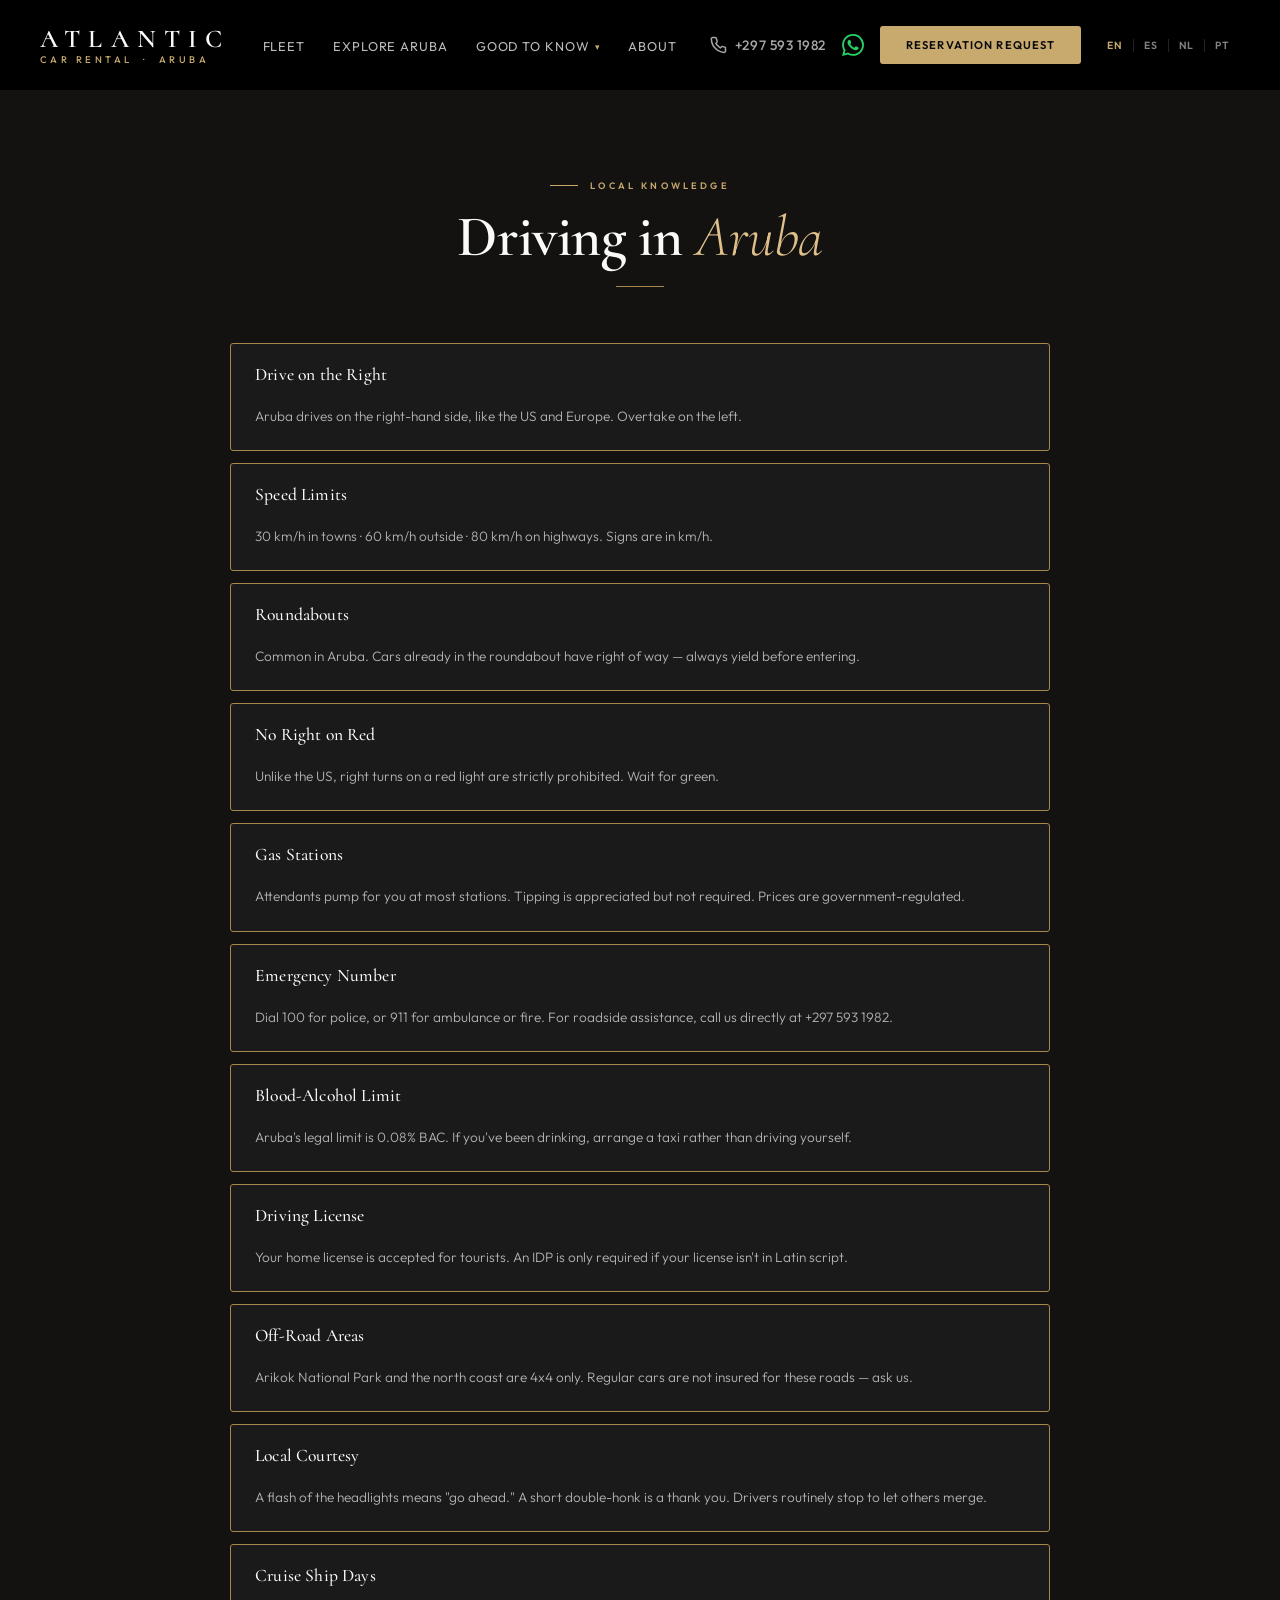
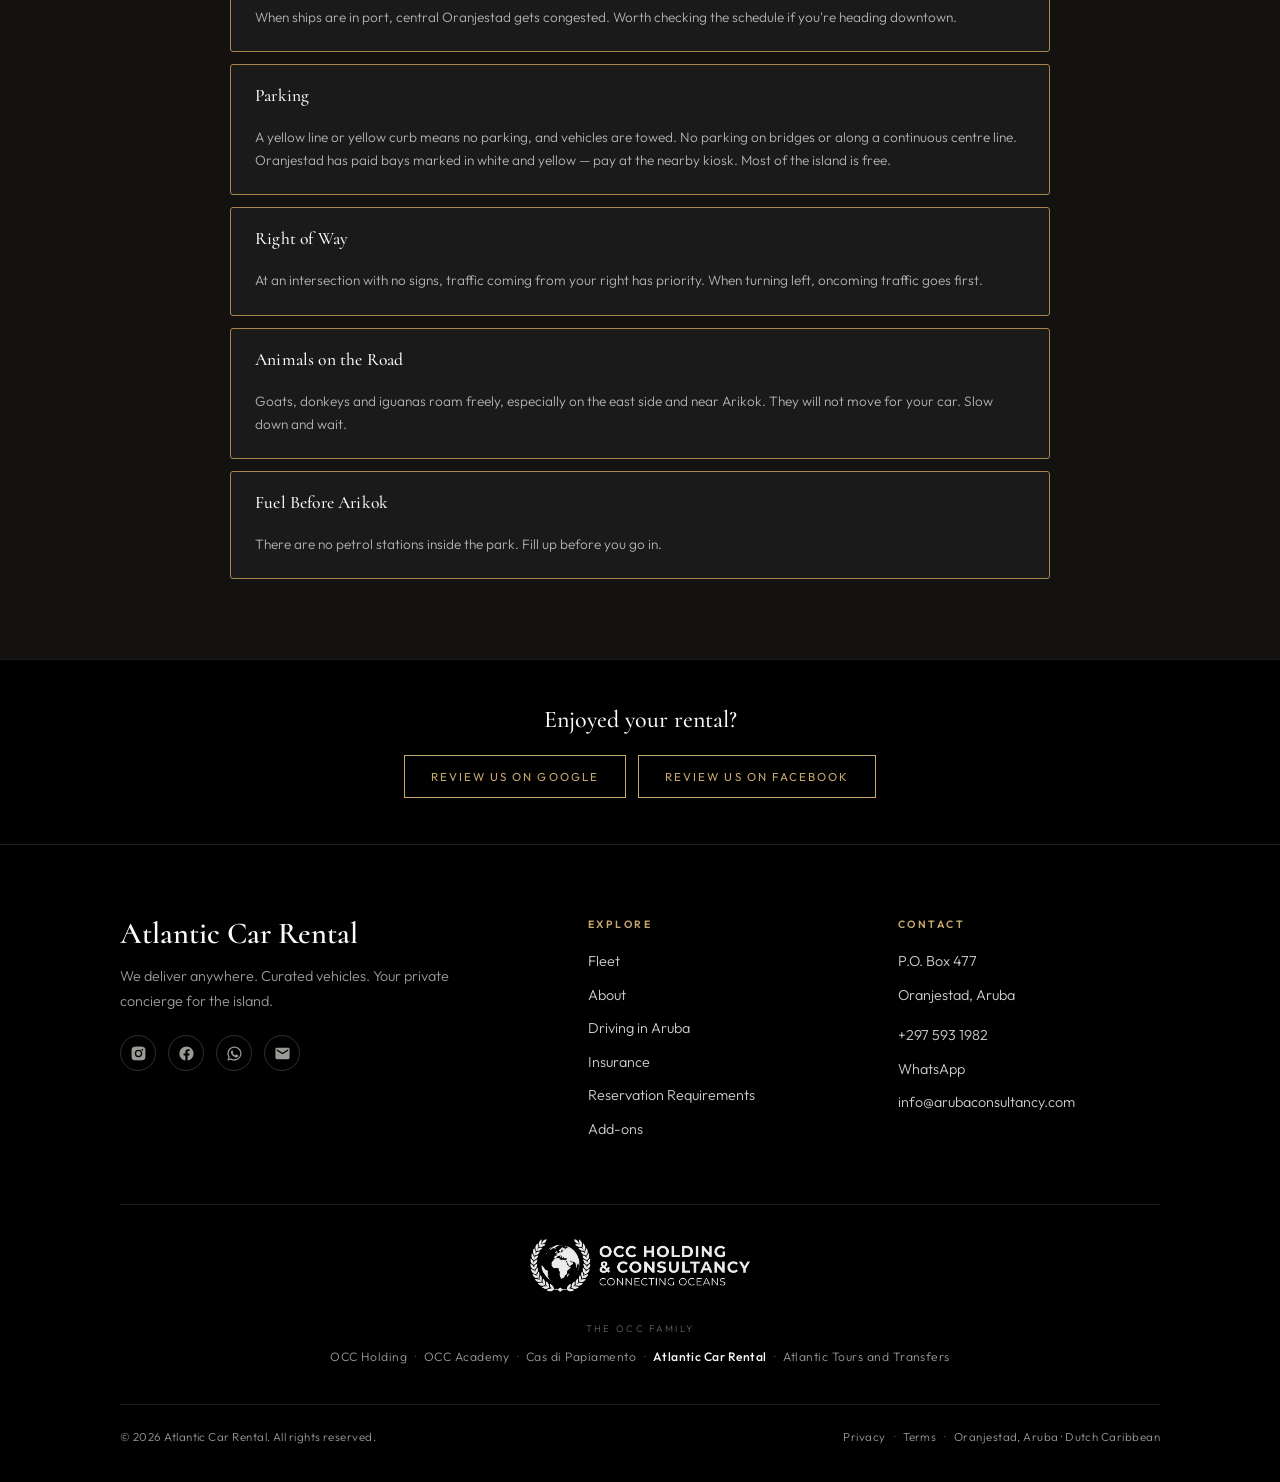
<file: driving-in-aruba.html>
<!DOCTYPE html>
<html lang="en">
<head>
<meta charset="UTF-8"/>
<script>document.documentElement.classList.add('i18n-loading')</script>
<style>html.i18n-loading{visibility:hidden;background:#0A0A0A}</style>
<noscript><style>html.i18n-loading{visibility:visible}</style></noscript>
<meta name="viewport" content="width=device-width,initial-scale=1.0"/>
<title>Driving in Aruba | Atlantic Car Rental</title>
<meta name="description" content="Local driving tips for Aruba: which side of the road, speed limits, roundabout rules, and more. Atlantic Car Rental Aruba."/>
<link rel="icon" href="/favicon.ico" sizes="any">
<link rel="icon" type="image/png" sizes="32x32" href="/favicon-32.png">
<link rel="icon" type="image/png" sizes="16x16" href="/favicon-16.png">
<link rel="apple-touch-icon" href="/favicon-180.png">
<meta property="og:type" content="website">
<meta property="og:site_name" content="Atlantic Car Rental Aruba">
<meta property="og:title" content="Driving in Aruba | Atlantic Car Rental">
<meta property="og:description" content="Local driving tips for Aruba: which side of the road, speed limits, roundabout rules, and more. Atlantic Car Rental Aruba.">
<meta property="og:image" content="https://atlanticcarrentalaruba.com/og-image.png">
<meta property="og:image:width" content="1200">
<meta property="og:image:height" content="630">
<meta property="og:url" content="https://atlanticcarrentalaruba.com/driving-in-aruba.html">
<link rel="canonical" href="https://atlanticcarrentalaruba.com/driving-in-aruba.html"/>
<meta name="twitter:card" content="summary_large_image">
<meta name="twitter:title" content="Driving in Aruba | Atlantic Car Rental">
<link rel="preconnect" href="https://fonts.googleapis.com"/>
<link href="https://fonts.googleapis.com/css2?family=Cormorant:ital,wght@0,300;0,400;0,500;0,600;0,700;1,300;1,400;1,600&family=Outfit:wght@300;400;500;600;700&display=swap" rel="stylesheet"/>
<link rel="stylesheet" href="css/styles.css?v=7"/>
</head>
<body>

<!-- NAV -->
<nav id="nav">
  <a href="index.html" class="nav-wm">
    <span class="nav-wm-a">Atlantic</span>
    <span class="nav-wm-b">Car Rental &nbsp;&middot;&nbsp; Aruba</span>
  </a>
  <ul class="nlinks" id="nlinks">
    <li><a href="index.html#fleet" data-t="n_fl" onclick="closeMNav()">Fleet</a></li>
    <li><a href="index.html#aruba" data-t="n_ar" onclick="closeMNav()">Explore Aruba</a></li>
    <li class="nav-drop">
      <button type="button" class="nav-drop-btn" onclick="toggleGtkDrop(event)" aria-expanded="false" aria-haspopup="true">
        <span data-t="n_gtk">Good to Know</span><span class="nav-drop-caret" aria-hidden="true">&#9662;</span>
      </button>
      <ul class="nav-drop-menu">
        <li><a href="driving-in-aruba.html" data-t="n_dr" onclick="closeMNav()">Driving in Aruba</a></li>
        <li><a href="insurance.html" data-t="n_ins" onclick="closeMNav()">Insurance</a></li>
        <li><a href="reservation-requirements.html" data-t="n_rr" onclick="closeMNav()">Reservation Requirements</a></li>
        <li><a href="add-ons.html" data-t="n_ao" onclick="closeMNav()">Add-ons</a></li>
      </ul>
    </li>
    <li><a href="about.html" data-t="n_ab" onclick="closeMNav()">About</a></li>
  </ul>
  <div class="nav-right">
    <a href="tel:+2975931982" class="nav-phone" style="display:flex;align-items:center;gap:8px;color:rgba(255,255,255,.65);font-size:.85rem;font-weight:500;letter-spacing:.04em;transition:color .2s;text-decoration:none">
      <svg aria-hidden="true" width="18" height="18" viewBox="0 0 24 24" fill="none" stroke="currentColor" stroke-width="2"><path d="M22 16.92v3a2 2 0 01-2.18 2 19.79 19.79 0 01-8.63-3.07A19.5 19.5 0 013.07 4.18 2 2 0 015.06 2h3a2 2 0 012 1.72c.127.96.361 1.903.7 2.81a2 2 0 01-.45 2.11L9.09 9.91a16 16 0 006 6l1.27-1.27a2 2 0 012.11-.45c.907.339 1.85.573 2.81.7A2 2 0 0122 16.92z"/></svg>
      +297 593 1982
    </a>
    <a href="https://wa.me/2975931982" target="_blank" class="nav-whatsapp" aria-label="WhatsApp" style="align-items:center;color:rgba(255,255,255,.65);transition:color .2s;text-decoration:none">
      <svg aria-hidden="true" width="22" height="22" viewBox="0 0 24 24" fill="#25D366"><path d="M17.472 14.382c-.297-.149-1.758-.867-2.03-.967-.273-.099-.471-.148-.67.15-.197.297-.767.966-.94 1.164-.173.199-.347.223-.644.075-.297-.15-1.255-.463-2.39-1.475-.883-.788-1.48-1.761-1.653-2.059-.173-.297-.018-.458.13-.606.134-.133.298-.347.446-.52.149-.174.198-.298.298-.497.099-.198.05-.371-.025-.52-.075-.149-.669-1.612-.916-2.207-.242-.579-.487-.5-.669-.51-.173-.008-.371-.01-.57-.01-.198 0-.52.074-.792.372-.272.297-1.04 1.016-1.04 2.479 0 1.462 1.065 2.875 1.213 3.074.149.198 2.096 3.2 5.077 4.487.709.306 1.262.489 1.694.625.712.227 1.36.195 1.871.118.571-.085 1.758-.719 2.006-1.413.248-.694.248-1.289.173-1.413-.074-.124-.272-.198-.57-.347m-5.421 7.403h-.004a9.87 9.87 0 01-5.031-1.378l-.361-.214-3.741.982.998-3.648-.235-.374a9.86 9.86 0 01-1.51-5.26c.001-5.45 4.436-9.884 9.888-9.884 2.64 0 5.122 1.03 6.988 2.898a9.825 9.825 0 012.893 6.994c-.003 5.45-4.437 9.884-9.885 9.884m8.413-18.297A11.815 11.815 0 0012.05 0C5.495 0 .16 5.335.157 11.892c0 2.096.547 4.142 1.588 5.945L.057 24l6.305-1.654a11.882 11.882 0 005.683 1.448h.005c6.554 0 11.89-5.335 11.893-11.893a11.821 11.821 0 00-3.48-8.413z"/></svg>
    </a>
    <button class="nav-cta" onclick="location.href='index.html#contact'"><span class="cta-full" data-t="n_ct">Reservation Request</span><span class="cta-short" data-t="n_ct_s">Reserve</span></button>
    <div class="nav-lang">
      <button class="lbtn on" onclick="setL('en')">EN</button>
      <button class="lbtn" onclick="setL('es')">ES</button>
      <button class="lbtn" onclick="setL('nl')">NL</button>
      <button class="lbtn" onclick="setL('pt')">PT</button>
    </div>
    <button class="nav-toggle" aria-label="Menu" aria-expanded="false" onclick="toggleMNav()">&#9776;</button>
  </div>
</nav>

<!-- DRIVING IN ARUBA -->
<section class="sec sec-alt">
  <div style="text-align:center;margin-bottom:48px">
    <div class="tag rv" style="justify-content:center" data-t="dr_tg">Local Knowledge</div>
    <h1 class="sh rv d1" data-t="dr_h">Driving in <em>Aruba</em></h1>
    <div class="rule rv d2" style="margin-left:auto;margin-right:auto"></div>
  </div>
  <div class="faq-list rv">
    <div class="faq-item faq-static"><div class="faq-q" data-t="dr1q">Drive on the Right</div><p data-t="dr1a">Aruba drives on the right-hand side, like the US and Europe. Overtake on the left.</p></div>
    <div class="faq-item faq-static"><div class="faq-q" data-t="dr2q">Speed Limits</div><p data-t="dr2a">30 km/h in towns &middot; 60 km/h outside &middot; 80 km/h on highways. Signs are in km/h.</p></div>
    <div class="faq-item faq-static"><div class="faq-q" data-t="dr3q">Roundabouts</div><p data-t="dr3a">Common in Aruba. Cars already in the roundabout have right of way &mdash; always yield before entering.</p></div>
    <div class="faq-item faq-static"><div class="faq-q" data-t="dr4q">No Right on Red</div><p data-t="dr4a">Unlike the US, right turns on a red light are strictly prohibited. Wait for green.</p></div>
    <div class="faq-item faq-static"><div class="faq-q" data-t="dr5q">Gas Stations</div><p data-t="dr5a">Attendants pump for you at most stations. Tipping is appreciated but not required. Prices are government-regulated.</p></div>
    <div class="faq-item faq-static"><div class="faq-q" data-t="dr6q">Emergency Number</div><p data-t="dr6a">Dial 100 for police, or 911 for ambulance or fire. For roadside assistance, call us directly at +297 593 1982.</p></div>
    <div class="faq-item faq-static"><div class="faq-q" data-t="dr7q">Blood-Alcohol Limit</div><p data-t="dr7a">Aruba's legal limit is 0.08% BAC. If you've been drinking, arrange a taxi rather than driving yourself.</p></div>
    <div class="faq-item faq-static"><div class="faq-q" data-t="dr8q">Driving License</div><p data-t="dr8a">Your home license is accepted for tourists. An IDP is only required if your license isn't in Latin script.</p></div>
    <div class="faq-item faq-static"><div class="faq-q" data-t="dr9q">Off-Road Areas</div><p data-t="dr9a">Arikok National Park and the north coast are 4x4 only. Regular cars are not insured for these roads &mdash; ask us.</p></div>
    <div class="faq-item faq-static"><div class="faq-q" data-t="dr10q">Local Courtesy</div><p data-t="dr10a">A flash of the headlights means "go ahead." A short double-honk is a thank you. Drivers routinely stop to let others merge.</p></div>
    <div class="faq-item faq-static"><div class="faq-q" data-t="dr11q">Cruise Ship Days</div><p data-t="dr11a">When ships are in port, central Oranjestad gets congested. Worth checking the schedule if you're heading downtown.</p></div>
    <div class="faq-item faq-static"><div class="faq-q" data-t="dr12q">Parking</div><p data-t="dr12a">A yellow line or yellow curb means no parking, and vehicles are towed. No parking on bridges or along a continuous centre line. Oranjestad has paid bays marked in white and yellow &mdash; pay at the nearby kiosk. Most of the island is free.</p></div>
    <div class="faq-item faq-static"><div class="faq-q" data-t="dr13q">Right of Way</div><p data-t="dr13a">At an intersection with no signs, traffic coming from your right has priority. When turning left, oncoming traffic goes first.</p></div>
    <div class="faq-item faq-static"><div class="faq-q" data-t="dr14q">Animals on the Road</div><p data-t="dr14a">Goats, donkeys and iguanas roam freely, especially on the east side and near Arikok. They will not move for your car. Slow down and wait.</p></div>
    <div class="faq-item faq-static"><div class="faq-q" data-t="dr15q">Fuel Before Arikok</div><p data-t="dr15a">There are no petrol stations inside the park. Fill up before you go in.</p></div>
  </div>
</section>

<!-- FOOTER -->
<section class="occr"><p class="occr-q" data-t="fo_rvq">Enjoyed your rental?</p><div class="occr-btns"><a href="https://share.google/9xUAUABJ2GxsoSKrb" target="_blank" rel="noopener" data-t="fo_rvg">Review us on Google</a><a href="https://www.facebook.com/share/1DmcNudvqe/" target="_blank" rel="noopener" data-t="fo_rvf">Review us on Facebook</a></div></section>
<footer class="occf"><div class="occf-wrap">
<div class="occf-grid">
<div class="occf-brand"><div class="occf-name">Atlantic Car Rental</div><p class="occf-tag" data-t="fo_tag">We deliver anywhere. Curated vehicles. Your private concierge for the island.</p><div class="occf-soc"><a href="https://www.instagram.com/atlanticcarrentalaruba" target="_blank" rel="noopener" aria-label="Instagram"><svg viewBox="0 0 24 24" fill="currentColor"><path d="M12 2.2c3.2 0 3.6 0 4.8.1 1.2.1 1.8.2 2.2.4.6.2 1 .5 1.4.9.4.4.7.8.9 1.4.2.4.4 1 .4 2.2.1 1.3.1 1.6.1 4.8s0 3.6-.1 4.8c-.1 1.2-.2 1.8-.4 2.2-.2.6-.5 1-.9 1.4-.4.4-.8.7-1.4.9-.4.2-1 .4-2.2.4-1.3.1-1.6.1-4.8.1s-3.6 0-4.8-.1c-1.2-.1-1.8-.2-2.2-.4-.6-.2-1-.5-1.4-.9-.4-.4-.7-.8-.9-1.4-.2-.4-.4-1-.4-2.2C2.2 15.6 2.2 15.2 2.2 12s0-3.6.1-4.8c.1-1.2.2-1.8.4-2.2.2-.6.5-1 .9-1.4.4-.4.8-.7 1.4-.9.4-.2 1-.4 2.2-.4C8.4 2.2 8.8 2.2 12 2.2zm0 4.6a5.2 5.2 0 1 0 0 10.4 5.2 5.2 0 0 0 0-10.4zm0 8.6a3.4 3.4 0 1 1 0-6.8 3.4 3.4 0 0 1 0 6.8zm5.4-9.9a1.2 1.2 0 1 0 0 2.4 1.2 1.2 0 0 0 0-2.4z"/></svg></a><a href="https://www.facebook.com/share/18JVxDgM2i/" target="_blank" rel="noopener" aria-label="Facebook"><svg viewBox="0 0 24 24" fill="currentColor"><path d="M12 2.04c-5.5 0-10 4.49-10 10.02 0 5 3.66 9.15 8.44 9.9v-7H7.9v-2.9h2.54V9.85c0-2.51 1.49-3.89 3.78-3.89 1.09 0 2.23.19 2.23.19v2.47h-1.26c-1.24 0-1.63.77-1.63 1.56v1.88h2.78l-.45 2.9h-2.33v7a10 10 0 0 0 8.44-9.9c0-5.53-4.5-10.02-10-10.02z"/></svg></a><a href="https://wa.me/2975931982" target="_blank" rel="noopener" aria-label="WhatsApp"><svg viewBox="0 0 24 24" fill="currentColor"><path d="M12 2a10 10 0 0 0-8.6 15.1L2 22l5-1.3A10 10 0 1 0 12 2zm0 18.2c-1.5 0-3-.4-4.2-1.2l-.3-.2-3 .8.8-2.9-.2-.3A8.2 8.2 0 1 1 12 20.2zm4.5-6.1c-.2-.1-1.5-.7-1.7-.8-.2-.1-.4-.1-.6.1l-.8 1c-.1.2-.3.2-.5.1a6.7 6.7 0 0 1-3.3-2.9c-.2-.4.2-.4.7-1.3.1-.2 0-.3 0-.4l-.8-1.8c-.2-.5-.4-.4-.6-.4h-.5c-.2 0-.4.1-.7.3-.2.3-.9.9-.9 2.2s.9 2.5 1.1 2.7c.1.2 1.8 2.8 4.4 3.9 1.6.7 2.3.8 3.1.6.5-.1 1.5-.6 1.7-1.2.2-.6.2-1.1.2-1.2-.1-.1-.3-.2-.5-.3z"/></svg></a><a href="mailto:info@arubaconsultancy.com" aria-label="Email"><svg viewBox="0 0 24 24" fill="currentColor"><path d="M20 4H4a2 2 0 0 0-2 2v12a2 2 0 0 0 2 2h16a2 2 0 0 0 2-2V6a2 2 0 0 0-2-2zm0 4-8 5-8-5V6l8 5 8-5v2z"/></svg></a></div></div>
<div class="occf-col"><h4 class="occf-h" data-t="fo_ex">Explore</h4><a href="index.html#fleet" data-t="fo_fl">Fleet</a><a href="about.html" data-t="fo_ab">About</a><a href="driving-in-aruba.html" data-t="fo_dr">Driving in Aruba</a><a href="insurance.html" data-t="fo_ins">Insurance</a><a href="reservation-requirements.html" data-t="fo_rr">Reservation Requirements</a><a href="add-ons.html" data-t="fo_ao">Add-ons</a></div>
<div class="occf-col"><h4 class="occf-h" data-t="fo_co">Contact</h4><span>P.O. Box 477</span><span>Oranjestad, Aruba</span><a class="gap" href="tel:+2975931982">+297 593 1982</a><a href="https://wa.me/2975931982" target="_blank" rel="noopener">WhatsApp</a><a href="mailto:info@arubaconsultancy.com">info@arubaconsultancy.com</a></div>
</div>
<div class="occf-rule"></div>
<div class="occf-occ"><img src="assets/occ-logo.png" alt="OCC Holding &amp; Consultancy, Connecting Oceans"></div>
<div class="occf-fam"><span class="occf-label" data-t="fo_fam">The OCC Family</span><a href="https://www.arubaconsultancy.com" target="_blank" rel="noopener">OCC Holding</a> <span class="dot">·</span> <a href="https://www.occacademyaruba.com" target="_blank" rel="noopener">OCC Academy</a> <span class="dot">·</span> <a href="https://www.casdipapiamento.com" target="_blank" rel="noopener">Cas di Papiamento</a> <span class="dot">·</span> <span class="occf-cur">Atlantic Car Rental</span> <span class="dot">·</span> <a href="https://www.atlantictoursaruba.com" target="_blank" rel="noopener">Atlantic Tours and Transfers</a></div>
<div class="occf-bot"><span>&copy; 2026 Atlantic Car Rental. <span data-t="fo_rt">All rights reserved.</span></span><span><a href="privacy.html" data-t="fo_pr">Privacy</a><span class="sep">·</span><a href="terms.html" data-t="fo_tc">Terms</a><span class="sep">·</span><span data-t="fo_pl">Oranjestad, Aruba · Dutch Caribbean</span></span></div>
</div></footer>

<script>
/* Mobile nav dropdown */
function toggleMNav(){
  const nl = document.getElementById('nlinks');
  const isOpen = nl.classList.toggle('open');
  document.querySelector('.nav-toggle').setAttribute('aria-expanded', String(isOpen));
}
function closeMNav(){
  document.getElementById('nlinks').classList.remove('open');
  document.querySelector('.nav-toggle').setAttribute('aria-expanded', 'false');
}

/* Good to Know nav dropdown -- click-toggle on desktop; always expanded
   (flat, non-interactive) inside the mobile hamburger via CSS. */
function toggleGtkDrop(e){
  e.preventDefault();
  const drop = e.currentTarget.closest('.nav-drop');
  const isOpen = drop.classList.toggle('open');
  e.currentTarget.setAttribute('aria-expanded', String(isOpen));
}
document.addEventListener('click', function(e){
  const openDrop = document.querySelector('.nav-drop.open');
  if (openDrop && !openDrop.contains(e.target)) {
    openDrop.classList.remove('open');
    openDrop.querySelector('.nav-drop-btn').setAttribute('aria-expanded', 'false');
  }
});

/* Scroll reveal */
document.querySelectorAll('.rv').forEach(el => {
  new IntersectionObserver(([e]) => { if (e.isIntersecting) el.classList.add('on'); }, {threshold: 0.07}).observe(el);
});
</script>

<script>
const T = {
en:{fo_rvq:"Enjoyed your rental?",fo_rvg:"Review us on Google",fo_rvf:"Review us on Facebook",fo_tag:"We deliver anywhere. Curated vehicles. Your private concierge for the island.",fo_ex:"Explore",fo_co:"Contact",fo_fl:"Fleet",fo_ab:"About",fo_dr:"Driving in Aruba",fo_ins:"Insurance",fo_rr:"Reservation Requirements",fo_ao:"Add-ons",fo_fam:"The OCC Family",fo_rt:"All rights reserved.",fo_pl:"Oranjestad, Aruba · Dutch Caribbean",fo_pr:"Privacy",fo_tc:"Terms",
  n_fl:"Fleet",n_ar:"Explore Aruba",n_ab:"About",n_ct:"Reservation Request",n_ct_s:"Reserve",
  n_gtk:"Good to Know",n_dr:"Driving in Aruba",n_ins:"Insurance",n_rr:"Reservation Requirements",n_ao:"Add-ons",
  fv_se:"Sedan",fv_su:"SUV",fv_lsu:"Large SUV",fv_je:"Jeep 4x4",fv_va:"Van",
  ft_tg:"We deliver anywhere. Curated vehicles. Your private concierge for the island.",
  ft_nv:"Navigate",ft_gtk:"Good to Know",ft_fl:"Our Fleet",ft_co:"Contact",ft_contact:"Contact",ft_wa:"WhatsApp",ft_email:"Email Us",
  ft_cp:"&copy; 2026 Atlantic Car Rental &middot; Aruba. All rights reserved.",
  ft_oc:"Part of OCC Holding &amp; Consultancy",ft_pr:"Privacy",ft_tc:"Terms",
  ft_rev:"Happy with your rental? Leave a review on Google or Facebook.",
  co_main:"Main Office",co_air2:"Airport Delivery",
  lg_disc:"Atlantic Car Rental is a brand of Atlantic Tours Transfers and Rentals, registered trade name of OCC Holding Real Estate Consultancy Private Charter Exclusive Tours Transfers Rentals V.B.A., Chamber of Commerce Aruba H51819.5.",
  dr_tg:"Local Knowledge",dr_h:"Driving in <em>Aruba</em>",
  dr1q:"Drive on the Right",dr1a:"Aruba drives on the right-hand side, like the US and Europe. Overtake on the left.",
  dr2q:"Speed Limits",dr2a:"30 km/h in towns &middot; 60 km/h outside &middot; 80 km/h on highways. Signs are in km/h.",
  dr3q:"Roundabouts",dr3a:"Common in Aruba. Cars already in the roundabout have right of way — always yield before entering.",
  dr4q:"No Right on Red",dr4a:"Unlike the US, right turns on a red light are strictly prohibited. Wait for green.",
  dr5q:"Gas Stations",dr5a:"Attendants pump for you at most stations. Tipping is appreciated but not required. Prices are government-regulated.",
  dr6q:"Emergency Number",dr6a:"Dial 100 for police, or 911 for ambulance or fire. For roadside assistance, call us directly at +297 593 1982.",
  dr7q:"Blood-Alcohol Limit",dr7a:"Aruba's legal limit is 0.08% BAC. If you've been drinking, arrange a taxi rather than driving yourself.",
  dr8q:"Driving License",dr8a:"Your home license is accepted for tourists. An IDP is only required if your license isn't in Latin script.",
  dr9q:"Off-Road Areas",dr9a:"Arikok National Park and the north coast are 4x4 only. Regular cars are not insured for these roads — ask us.",
  dr10q:"Local Courtesy",dr10a:"A flash of the headlights means \"go ahead.\" A short double-honk is a thank you. Drivers routinely stop to let others merge.",
  dr11q:"Cruise Ship Days",dr11a:"When ships are in port, central Oranjestad gets congested. Worth checking the schedule if you're heading downtown.",
  dr12q:"Parking",dr12a:"A yellow line or yellow curb means no parking, and vehicles are towed. No parking on bridges or along a continuous centre line. Oranjestad has paid bays marked in white and yellow — pay at the nearby kiosk. Most of the island is free.",
  dr13q:"Right of Way",dr13a:"At an intersection with no signs, traffic coming from your right has priority. When turning left, oncoming traffic goes first.",
  dr14q:"Animals on the Road",dr14a:"Goats, donkeys and iguanas roam freely, especially on the east side and near Arikok. They will not move for your car. Slow down and wait.",
  dr15q:"Fuel Before Arikok",dr15a:"There are no petrol stations inside the park. Fill up before you go in.",
},
es:{fo_rvq:"¿Disfrutó su alquiler?",fo_rvg:"Reseña en Google",fo_rvf:"Reseña en Facebook",fo_tag:"Entregamos en cualquier lugar. Vehículos seleccionados. Tu concierge privado en la isla.",fo_ex:"Explorar",fo_co:"Contacto",fo_fl:"Flota",fo_ab:"Nosotros",fo_dr:"Conducir en Aruba",fo_ins:"Seguro",fo_rr:"Requisitos de Reserva",fo_ao:"Extras",fo_fam:"La familia OCC",fo_rt:"Todos los derechos reservados.",fo_pl:"Oranjestad, Aruba · Caribe Neerlandés",fo_pr:"Privacidad",fo_tc:"Términos",
  n_fl:"Flota",n_ar:"Explorar Aruba",n_ab:"Nosotros",n_ct:"Reservar Ahora",n_ct_s:"Reservar",
  n_gtk:"Información Útil",n_dr:"Conducir en Aruba",n_ins:"Seguro",n_rr:"Requisitos de Reserva",n_ao:"Extras",
  fv_se:"Sedán",fv_su:"SUV",fv_lsu:"SUV Grande",fv_je:"Jeep 4x4",fv_va:"Van",
  ft_tg:"Entregamos en cualquier lugar. Vehículos curados. Tu concierge privado para la isla.",
  ft_nv:"Navegar",ft_gtk:"Información Útil",ft_fl:"Nuestra Flota",ft_co:"Contacto",ft_contact:"Contacto",ft_wa:"WhatsApp",ft_email:"Escríbenos",
  ft_cp:"&copy; 2026 Atlantic Car Rental &middot; Aruba. Todos los derechos reservados.",
  ft_oc:"Parte de OCC Holding &amp; Consultancy",ft_pr:"Privacidad",ft_tc:"Términos",
  ft_rev:"&iquest;Contento con tu alquiler? Déjanos una reseña en Google o Facebook.",
  co_main:"Oficina Principal",co_air2:"Entrega en Aeropuerto",
  lg_disc:"Atlantic Car Rental es una marca de Atlantic Tours Transfers and Rentals, nombre comercial registrado de OCC Holding Real Estate Consultancy Private Charter Exclusive Tours Transfers Rentals V.B.A., Cámara de Comercio de Aruba H51819.5.",
  dr_tg:"Conocimiento Local",dr_h:"Conducir en <em>Aruba</em>",
  dr1q:"Conduce por la Derecha",dr1a:"En Aruba se conduce por la derecha, como en EE.UU. y Europa. Adelanta por la izquierda.",
  dr2q:"Límites de Velocidad",dr2a:"30 km/h en pueblos &middot; 60 km/h fuera de ellos &middot; 80 km/h en autopistas. Las señales están en km/h.",
  dr3q:"Rotondas",dr3a:"Muy comunes en Aruba. Los vehículos que ya están en la rotonda tienen prioridad — cede siempre el paso antes de entrar.",
  dr4q:"Prohibido Girar en Rojo",dr4a:"A diferencia de EE.UU., girar a la derecha en un semáforo en rojo está estrictamente prohibido. Espera al verde.",
  dr5q:"Gasolineras",dr5a:"En la mayoría de las estaciones, un empleado carga el combustible por ti. Se agradece la propina, aunque no es obligatoria. Los precios están regulados por el gobierno.",
  dr6q:"Número de Emergencia",dr6a:"Marca el 100 para la policía, o el 911 para ambulancia o bomberos. Para asistencia en carretera, llámanos directamente al +297 593 1982.",
  dr7q:"Límite de Alcoholemia",dr7a:"El límite legal en Aruba es 0,08% de alcohol en sangre. Si has bebido, toma un taxi en lugar de conducir.",
  dr8q:"Licencia de Conducir",dr8a:"Se acepta tu licencia de tu país de origen si eres turista. Solo se requiere un Permiso Internacional de Conducir si tu licencia no está en alfabeto latino.",
  dr9q:"Zonas Todoterreno",dr9a:"El Parque Nacional Arikok y la costa norte son solo para vehículos 4x4. Los autos normales no están asegurados en estos caminos — consúltanos.",
  dr10q:"Cortesía Local",dr10a:"Un destello de luces significa \"adelante, pasa tú.\" Un doble bocinazo corto es un agradecimiento. Es habitual que los conductores se detengan para dejar incorporarse a otros.",
  dr11q:"Días de Crucero",dr11a:"Cuando hay cruceros en el puerto, el centro de Oranjestad se congestiona. Vale la pena revisar el calendario si vas al centro.",
  dr12q:"Estacionamiento",dr12a:"Una línea o bordillo amarillo significa que está prohibido estacionar, y los vehículos son remolcados. No se puede estacionar en puentes ni sobre una línea central continua. Oranjestad tiene bahías de pago marcadas en blanco y amarillo — paga en el quiosco cercano. El resto de la isla es en su mayoría gratuito.",
  dr13q:"Derecho de Paso",dr13a:"En una intersección sin señales, el tráfico que viene por tu derecha tiene prioridad. Al girar a la izquierda, primero pasa el tráfico en sentido contrario.",
  dr14q:"Animales en la Vía",dr14a:"Cabras, burros e iguanas circulan libremente, sobre todo en el lado este y cerca de Arikok. No se apartarán por tu auto. Reduce la velocidad y espera.",
  dr15q:"Combustible Antes de Arikok",dr15a:"No hay gasolineras dentro del parque. Llena el tanque antes de entrar.",
},
nl:{fo_rvq:"Tevreden over uw huurauto?",fo_rvg:"Beoordeel ons op Google",fo_rvf:"Beoordeel ons op Facebook",fo_tag:"Wij bezorgen overal. Zorgvuldig geselecteerde voertuigen. Uw privéconciërge op het eiland.",fo_ex:"Ontdek",fo_co:"Contact",fo_fl:"Vloot",fo_ab:"Over Ons",fo_dr:"Rijden in Aruba",fo_ins:"Verzekering",fo_rr:"Reserveringsvereisten",fo_ao:"Extra's",fo_fam:"De OCC-familie",fo_rt:"Alle rechten voorbehouden.",fo_pl:"Oranjestad, Aruba · Nederlandse Cariben",fo_pr:"Privacy",fo_tc:"Voorwaarden",
  n_fl:"Vloot",n_ar:"Ontdek Aruba",n_ab:"Over Ons",n_ct:"Nu Reserveren",n_ct_s:"Reserveer",
  n_gtk:"Goed om te Weten",n_dr:"Rijden in Aruba",n_ins:"Verzekering",n_rr:"Reserveringsvereisten",n_ao:"Extra's",
  fv_se:"Sedan",fv_su:"SUV",fv_lsu:"Grote SUV",fv_je:"Jeep 4x4",fv_va:"Van",
  ft_tg:"Wij bezorgen overal. Gecureerde voertuigen. Uw privé concierge voor het eiland.",
  ft_nv:"Navigeren",ft_gtk:"Goed om te Weten",ft_fl:"Onze Vloot",ft_co:"Contact",ft_contact:"Contact",ft_wa:"WhatsApp",ft_email:"Mail Ons",
  ft_cp:"&copy; 2026 Atlantic Car Rental &middot; Aruba. Alle rechten voorbehouden.",
  ft_oc:"Onderdeel van OCC Holding &amp; Consultancy",ft_pr:"Privacy",ft_tc:"Voorwaarden",
  ft_rev:"Tevreden over je huurauto? Laat een review achter op Google of Facebook.",
  co_main:"Hoofdkantoor",co_air2:"Levering op Luchthaven",
  lg_disc:"Atlantic Car Rental is een merk van Atlantic Tours Transfers and Rentals, geregistreerde handelsnaam van OCC Holding Real Estate Consultancy Private Charter Exclusive Tours Transfers Rentals V.B.A., Kamer van Koophandel Aruba H51819.5.",
  dr_tg:"Lokale Kennis",dr_h:"Rijden in <em>Aruba</em>",
  dr1q:"Rijd Rechts",dr1a:"In Aruba rijdt men rechts, net als in de VS en Europa. Inhalen doet u links.",
  dr2q:"Snelheidslimieten",dr2a:"30 km/u in de bebouwde kom &middot; 60 km/u daarbuiten &middot; 80 km/u op snelwegen. Borden staan in km/u.",
  dr3q:"Rotondes",dr3a:"Veel voorkomend in Aruba. Voertuigen die al op de rotonde rijden hebben voorrang — geef altijd voorrang voordat u invoegt.",
  dr4q:"Niet Rechtsaf bij Rood",dr4a:"Anders dan in de VS is rechtsaf slaan bij rood licht strikt verboden. Wacht op groen.",
  dr5q:"Tankstations",dr5a:"Bij de meeste stations tankt een medewerker voor u. Fooi is welkom maar niet verplicht. Prijzen zijn door de overheid gereguleerd.",
  dr6q:"Alarmnummer",dr6a:"Bel 100 voor de politie, of 911 voor ambulance of brandweer. Voor pechhulp belt u ons rechtstreeks op +297 593 1982.",
  dr7q:"Alcohollimiet",dr7a:"De wettelijke limiet in Aruba is 0,08% BAC. Heeft u gedronken? Neem dan een taxi in plaats van zelf te rijden.",
  dr8q:"Rijbewijs",dr8a:"Uw eigen rijbewijs wordt geaccepteerd voor toeristen. Een internationaal rijbewijs is alleen vereist als uw rijbewijs niet in het Latijnse schrift is.",
  dr9q:"Offroad-gebieden",dr9a:"Arikok National Park en de noordkust zijn alleen toegankelijk met 4x4. Gewone auto's zijn hier niet voor verzekerd — vraag het ons.",
  dr10q:"Lokale Etiquette",dr10a:"Koplampen knipperen betekent \"ga uw gang.\" Een korte dubbele claxon is een bedankje. Automobilisten stoppen vaak om anderen te laten invoegen.",
  dr11q:"Cruisedagen",dr11a:"Wanneer er cruiseschepen aanmeren, raakt het centrum van Oranjestad druk. Het loont om het schema te checken als u de stad in gaat.",
  dr12q:"Parkeren",dr12a:"Een gele lijn of gele stoeprand betekent een parkeerverbod, en voertuigen worden weggesleept. Niet parkeren op bruggen of op een doorgetrokken middenlijn. Oranjestad heeft betaalde parkeervakken in wit en geel — betaal bij de nabijgelegen kiosk. Op het grootste deel van het eiland is parkeren gratis.",
  dr13q:"Voorrang",dr13a:"Bij een kruising zonder verkeersborden heeft verkeer van rechts voorrang. Bij linksaf slaan gaat tegemoetkomend verkeer eerst.",
  dr14q:"Dieren op de Weg",dr14a:"Geiten, ezels en leguanen lopen vrij rond, vooral aan de oostkant en bij Arikok. Ze wijken niet voor uw auto. Rem af en wacht.",
  dr15q:"Tanken Vóór Arikok",dr15a:"Binnen het park zijn geen tankstations. Tank vol voordat u naar binnen rijdt.",
},
pt:{fo_rvq:"Gostou do seu aluguel?",fo_rvg:"Avalie-nos no Google",fo_rvf:"Avalie-nos no Facebook",fo_tag:"Entregamos em qualquer lugar. Veículos selecionados. Seu concierge particular na ilha.",fo_ex:"Explorar",fo_co:"Contato",fo_fl:"Frota",fo_ab:"Sobre Nós",fo_dr:"Dirigindo em Aruba",fo_ins:"Seguro",fo_rr:"Requisitos de Reserva",fo_ao:"Extras",fo_fam:"A família OCC",fo_rt:"Todos os direitos reservados.",fo_pl:"Oranjestad, Aruba · Caribe Holandês",fo_pr:"Privacidade",fo_tc:"Termos",
  n_fl:"Frota",n_ar:"Explorar Aruba",n_ab:"Sobre Nós",n_ct:"Reservar Agora",n_ct_s:"Reservar",
  n_gtk:"Bom Saber",n_dr:"Dirigindo em Aruba",n_ins:"Seguro",n_rr:"Requisitos de Reserva",n_ao:"Extras",
  fv_se:"Sedan",fv_su:"SUV",fv_lsu:"SUV Grande",fv_je:"Jeep 4x4",fv_va:"Van",
  ft_tg:"Entregamos em qualquer lugar. Veículos curados. Seu concierge privado para a ilha.",
  ft_nv:"Navegar",ft_gtk:"Bom Saber",ft_fl:"Nossa Frota",ft_co:"Contato",ft_contact:"Contato",ft_wa:"WhatsApp",ft_email:"Envie um E-mail",
  ft_cp:"&copy; 2026 Atlantic Car Rental &middot; Aruba. Todos os direitos reservados.",
  ft_oc:"Parte da OCC Holding &amp; Consultancy",ft_pr:"Privacidade",ft_tc:"Termos",
  ft_rev:"Satisfeito com o seu aluguer? Deixe uma avaliação no Google ou Facebook.",
  co_main:"Escritório Principal",co_air2:"Entrega no Aeroporto",
  lg_disc:"Atlantic Car Rental é uma marca da Atlantic Tours Transfers and Rentals, nome comercial registrado da OCC Holding Real Estate Consultancy Private Charter Exclusive Tours Transfers Rentals V.B.A., Câmara de Comércio de Aruba H51819.5.",
  dr_tg:"Conhecimento Local",dr_h:"Dirigindo em <em>Aruba</em>",
  dr1q:"Dirija pela Direita",dr1a:"Em Aruba dirige-se pela direita, como nos EUA e na Europa. Ultrapasse pela esquerda.",
  dr2q:"Limites de Velocidade",dr2a:"30 km/h nas cidades &middot; 60 km/h fora delas &middot; 80 km/h nas rodovias. As placas estão em km/h.",
  dr3q:"Rotatórias",dr3a:"Muito comuns em Aruba. Os veículos que já estão na rotatória têm prioridade — sempre dê passagem antes de entrar.",
  dr4q:"Proibido Virar no Vermelho",dr4a:"Diferente dos EUA, virar à direita no sinal vermelho é estritamente proibido. Espere o verde.",
  dr5q:"Postos de Combustível",dr5a:"Na maioria dos postos, um frentista abastece para você. A gorjeta é bem-vinda, mas não obrigatória. Os preços são regulados pelo governo.",
  dr6q:"Número de Emergência",dr6a:"Ligue 100 para a polícia, ou 911 para ambulância ou bombeiros. Para assistência na estrada, ligue diretamente para nós em +297 593 1982.",
  dr7q:"Limite de Álcool",dr7a:"O limite legal em Aruba é 0,08% de álcool no sangue. Se você bebeu, chame um táxi em vez de dirigir.",
  dr8q:"Carteira de Motorista",dr8a:"Sua carteira de motorista de origem é aceita para turistas. Uma Permissão Internacional para Dirigir só é necessária se sua carteira não estiver em alfabeto latino.",
  dr9q:"Áreas Off-Road",dr9a:"O Parque Nacional Arikok e a costa norte são apenas para 4x4. Carros comuns não têm seguro para essas estradas — consulte-nos.",
  dr10q:"Cortesia Local",dr10a:"Piscar os faróis significa \"pode ir.\" Uma buzinada dupla e curta é um agradecimento. É comum os motoristas pararem para deixar outros entrarem na via.",
  dr11q:"Dias de Navio de Cruzeiro",dr11a:"Quando há navios no porto, o centro de Oranjestad fica congestionado. Vale a pena checar o calendário se for ao centro.",
  dr12q:"Estacionamento",dr12a:"Uma linha ou meio-fio amarelo significa proibido estacionar, e os veículos são rebocados. Não estacione em pontes nem sobre uma linha central contínua. Oranjestad tem vagas pagas marcadas em branco e amarelo — pague no quiosque próximo. A maior parte da ilha é gratuita.",
  dr13q:"Direito de Passagem",dr13a:"Em um cruzamento sem sinalização, o tráfego vindo da sua direita tem prioridade. Ao virar à esquerda, o tráfego em sentido contrário passa primeiro.",
  dr14q:"Animais na Via",dr14a:"Cabras, burros e iguanas circulam livremente, especialmente no lado leste e perto de Arikok. Eles não vão sair da frente do seu carro. Reduza a velocidade e espere.",
  dr15q:"Abasteça Antes de Arikok",dr15a:"Não há postos de combustível dentro do parque. Abasteça antes de entrar.",
},
};

let lang = 'en';
function setL(l) {
  lang = l;
  try { localStorage.setItem('atlantic_lang', l); } catch (e) {}
  document.querySelectorAll('.lbtn').forEach(b => b.classList.remove('on'));
  document.querySelector(`.lbtn[onclick="setL('${l}')"]`).classList.add('on');
  const d = T[l];
  document.querySelectorAll('[data-t]').forEach(el => {
    const k = el.getAttribute('data-t');
    if (d[k] !== undefined) el.innerHTML = d[k];
  });
  document.documentElement.lang = l === 'pt' ? 'pt-BR' : l;
}
(function() {
  let stored = null;
  try { stored = localStorage.getItem('atlantic_lang'); } catch (e) {}
  if (stored === 'en' || stored === 'es' || stored === 'nl' || stored === 'pt') {
    setL(stored);
  } else {
    const bl = (navigator.language || 'en').toLowerCase();
    if (bl.startsWith('es')) setL('es');
    else if (bl.startsWith('nl')) setL('nl');
    else if (bl.startsWith('pt')) setL('pt');
    else setL('en');
  }
  document.documentElement.classList.remove('i18n-loading');
})();
</script>
</body>
</html>
</file>
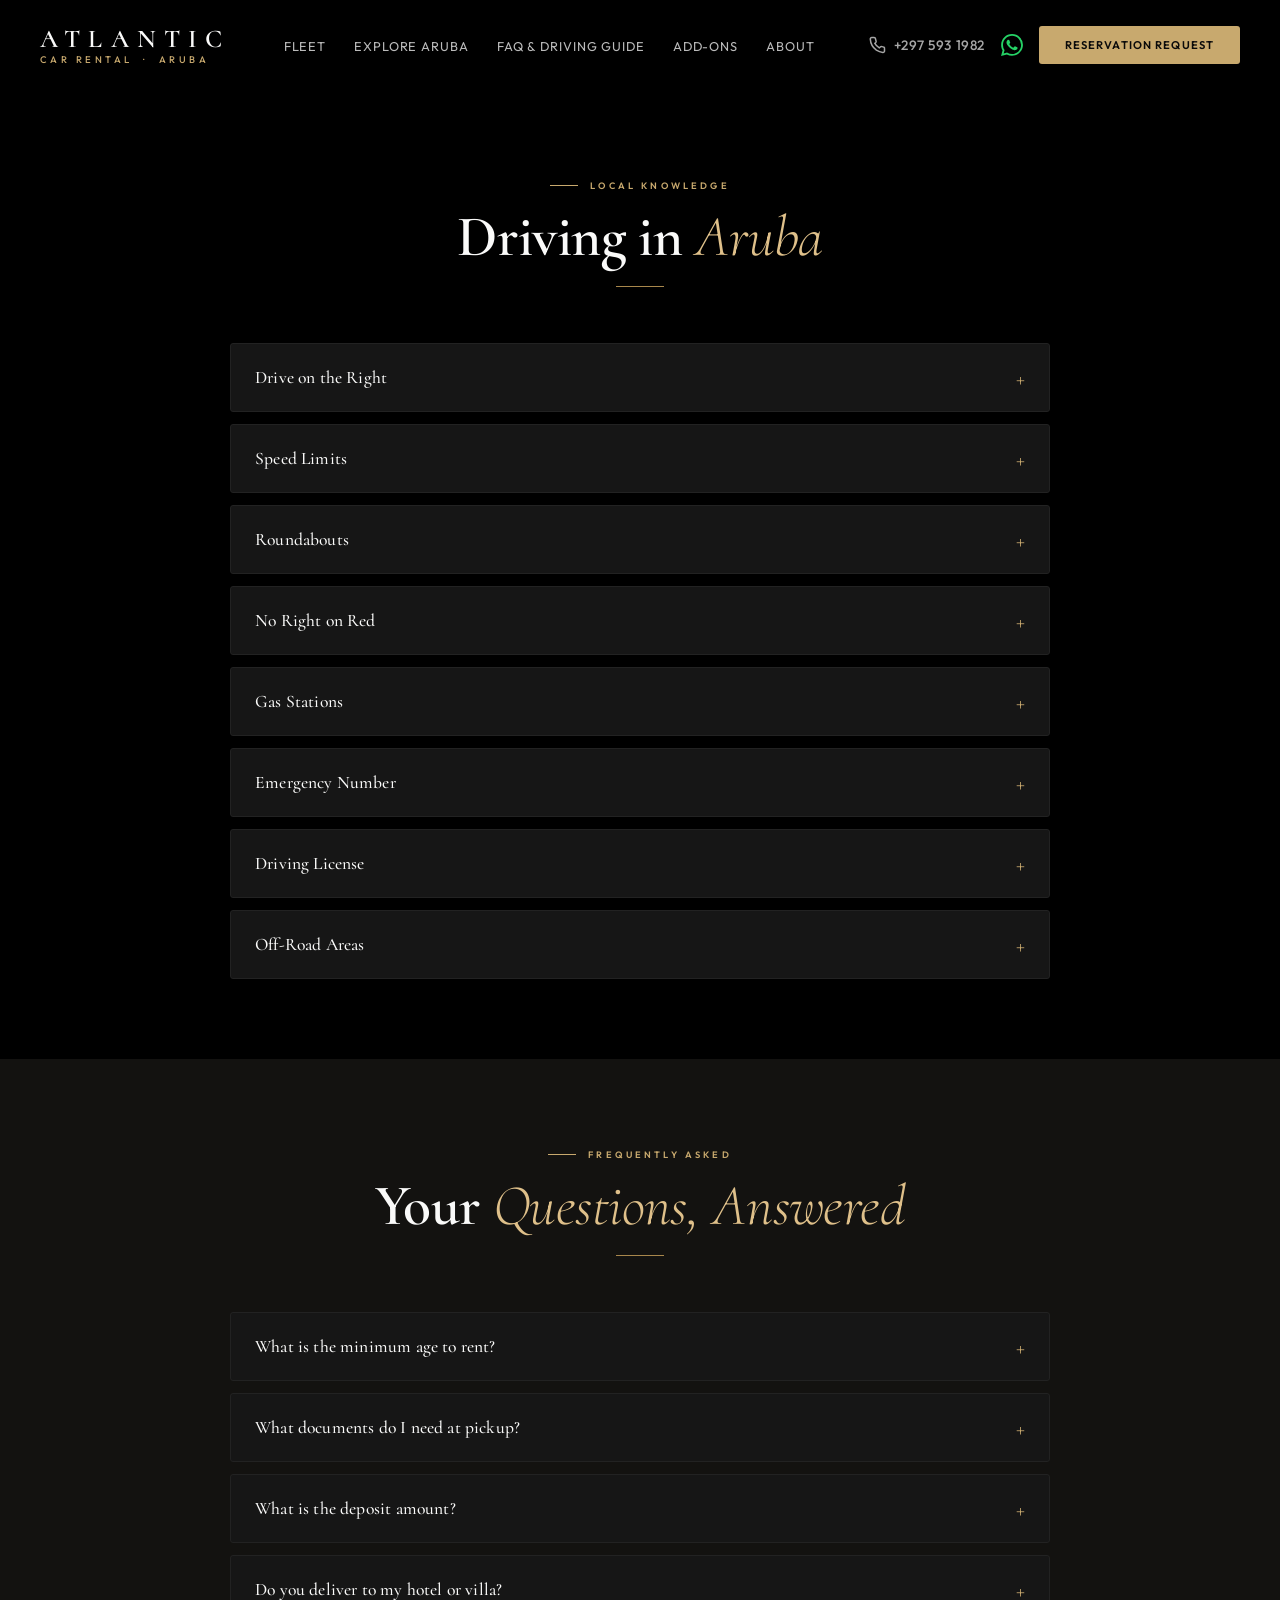
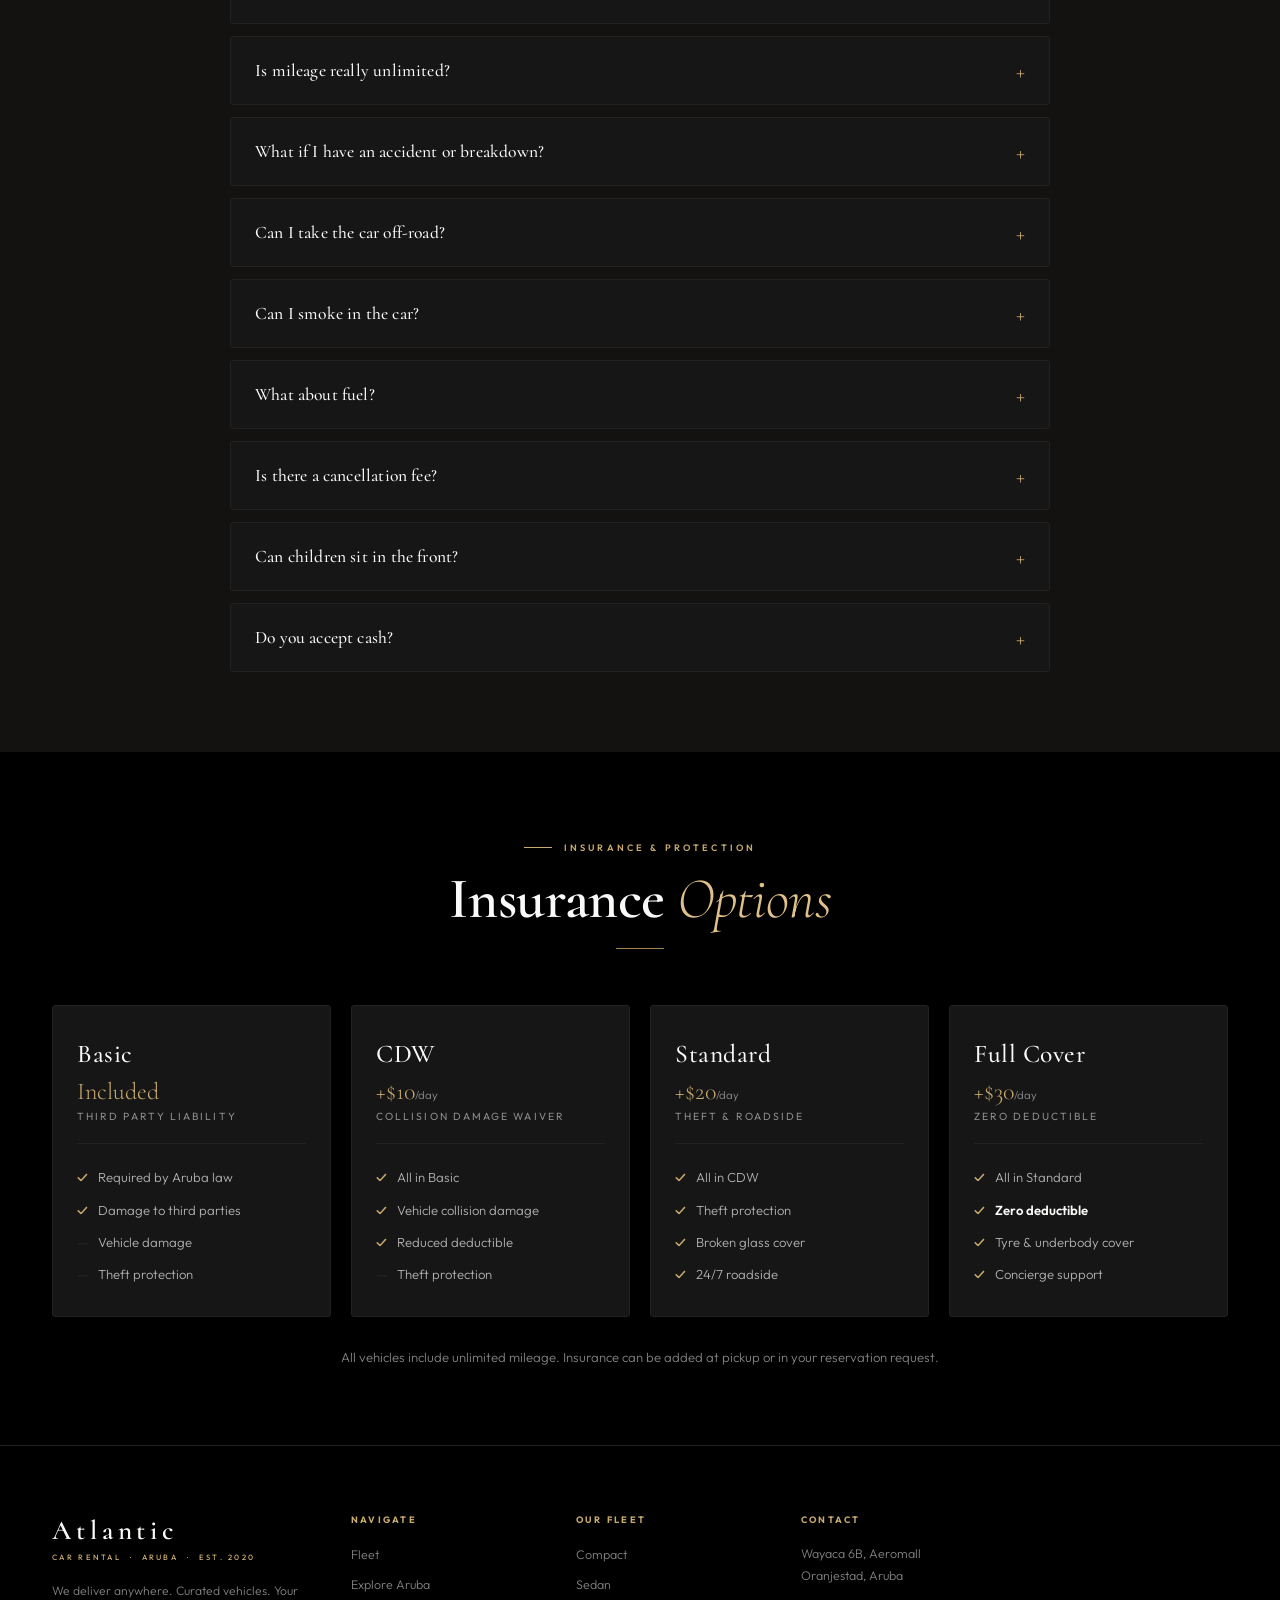
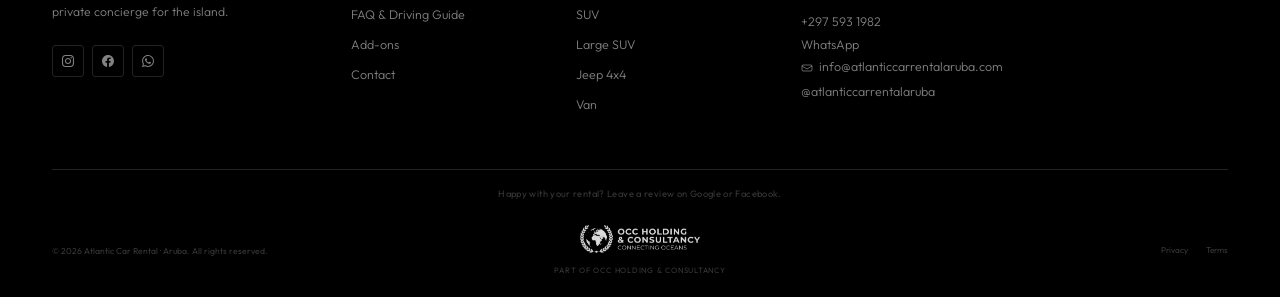
<file: faq.html>
<!DOCTYPE html>
<html lang="en">
<head>
<meta charset="UTF-8"/>
<meta name="viewport" content="width=device-width,initial-scale=1.0"/>
<title>FAQ &amp; Driving Guide | Atlantic Car Rental Aruba</title>
<meta name="description" content="Driving in Aruba, reservation requirements, and insurance options for Atlantic Car Rental Aruba. WhatsApp +297 593 1982."/>
<link rel="icon" href="/favicon.ico" sizes="any">
<link rel="icon" type="image/png" sizes="32x32" href="/favicon-32.png">
<link rel="icon" type="image/png" sizes="16x16" href="/favicon-16.png">
<link rel="apple-touch-icon" href="/favicon-180.png">
<meta property="og:type" content="website">
<meta property="og:site_name" content="Atlantic Car Rental Aruba">
<meta property="og:title" content="FAQ &amp; Driving Guide | Atlantic Car Rental Aruba">
<meta property="og:description" content="Driving in Aruba, reservation requirements, and insurance options for Atlantic Car Rental Aruba.">
<meta property="og:image" content="https://atlanticcarrentalaruba.com/og-image.png">
<meta property="og:image:width" content="1200">
<meta property="og:image:height" content="630">
<meta property="og:url" content="https://atlanticcarrentalaruba.com/faq.html">
<meta name="twitter:card" content="summary_large_image">
<meta name="twitter:title" content="FAQ &amp; Driving Guide | Atlantic Car Rental Aruba">
<link rel="preconnect" href="https://fonts.googleapis.com"/>
<link href="https://fonts.googleapis.com/css2?family=Cormorant:ital,wght@0,300;0,400;0,500;0,600;0,700;1,300;1,400;1,600&family=Outfit:wght@300;400;500;600;700&display=swap" rel="stylesheet"/>
<link rel="stylesheet" href="css/styles.css?v=1"/>
</head>
<body>

<!-- NAV -->
<nav id="nav">
  <a href="index.html" class="nav-wm">
    <span class="nav-wm-a">Atlantic</span>
    <span class="nav-wm-b">Car Rental &nbsp;&middot;&nbsp; Aruba</span>
  </a>
  <ul class="nlinks" id="nlinks">
    <li><a href="index.html#fleet" onclick="closeMNav()">Fleet</a></li>
    <li><a href="index.html#aruba" onclick="closeMNav()">Explore Aruba</a></li>
    <li><a href="faq.html" onclick="closeMNav()">FAQ &amp; Driving Guide</a></li>
    <li><a href="add-ons.html" onclick="closeMNav()">Add-ons</a></li>
    <li><a href="index.html#about" onclick="closeMNav()">About</a></li>
    <li class="nlinks-utility"><a href="https://wa.me/2975931982" target="_blank" onclick="closeMNav()">WhatsApp</a></li>
    <li class="nlinks-utility"><a href="index.html#contact" class="nlinks-cta" onclick="closeMNav()">Reservation Request</a></li>
  </ul>
  <div class="nav-right">
    <a href="tel:+2975931982" class="nav-phone" style="display:flex;align-items:center;gap:8px;color:rgba(255,255,255,.65);font-size:.85rem;font-weight:500;letter-spacing:.04em;transition:color .2s;text-decoration:none">
      <svg width="18" height="18" viewBox="0 0 24 24" fill="none" stroke="currentColor" stroke-width="2"><path d="M22 16.92v3a2 2 0 01-2.18 2 19.79 19.79 0 01-8.63-3.07A19.5 19.5 0 013.07 4.18 2 2 0 015.06 2h3a2 2 0 012 1.72c.127.96.361 1.903.7 2.81a2 2 0 01-.45 2.11L9.09 9.91a16 16 0 006 6l1.27-1.27a2 2 0 012.11-.45c.907.339 1.85.573 2.81.7A2 2 0 0122 16.92z"/></svg>
      +297 593 1982
    </a>
    <a href="https://wa.me/2975931982" target="_blank" class="nav-whatsapp" aria-label="WhatsApp" style="align-items:center;color:rgba(255,255,255,.65);transition:color .2s;text-decoration:none">
      <svg width="22" height="22" viewBox="0 0 24 24" fill="#25D366"><path d="M17.472 14.382c-.297-.149-1.758-.867-2.03-.967-.273-.099-.471-.148-.67.15-.197.297-.767.966-.94 1.164-.173.199-.347.223-.644.075-.297-.15-1.255-.463-2.39-1.475-.883-.788-1.48-1.761-1.653-2.059-.173-.297-.018-.458.13-.606.134-.133.298-.347.446-.52.149-.174.198-.298.298-.497.099-.198.05-.371-.025-.52-.075-.149-.669-1.612-.916-2.207-.242-.579-.487-.5-.669-.51-.173-.008-.371-.01-.57-.01-.198 0-.52.074-.792.372-.272.297-1.04 1.016-1.04 2.479 0 1.462 1.065 2.875 1.213 3.074.149.198 2.096 3.2 5.077 4.487.709.306 1.262.489 1.694.625.712.227 1.36.195 1.871.118.571-.085 1.758-.719 2.006-1.413.248-.694.248-1.289.173-1.413-.074-.124-.272-.198-.57-.347m-5.421 7.403h-.004a9.87 9.87 0 01-5.031-1.378l-.361-.214-3.741.982.998-3.648-.235-.374a9.86 9.86 0 01-1.51-5.26c.001-5.45 4.436-9.884 9.888-9.884 2.64 0 5.122 1.03 6.988 2.898a9.825 9.825 0 012.893 6.994c-.003 5.45-4.437 9.884-9.885 9.884m8.413-18.297A11.815 11.815 0 0012.05 0C5.495 0 .16 5.335.157 11.892c0 2.096.547 4.142 1.588 5.945L.057 24l6.305-1.654a11.882 11.882 0 005.683 1.448h.005c6.554 0 11.89-5.335 11.893-11.893a11.821 11.821 0 00-3.48-8.413z"/></svg>
    </a>
    <button class="nav-cta" onclick="location.href='index.html#contact'">Reservation Request</button>
    <button class="nav-toggle" aria-label="Menu" aria-expanded="false" onclick="toggleMNav()">&#9776;</button>
  </div>
</nav>

<!-- ARUBA DRIVING GUIDE -->
<section class="sec">
  <div style="text-align:center;margin-bottom:48px">
    <div class="tag rv" style="justify-content:center">Local Knowledge</div>
    <h2 class="sh rv d1">Driving in <em>Aruba</em></h2>
    <div class="rule rv d2" style="margin-left:auto;margin-right:auto"></div>
  </div>
  <div class="faq-list rv">
    <details class="faq-item"><summary>Drive on the Right</summary><p>Aruba drives on the right-hand side, like the US and Europe. Overtake on the left.</p></details>
    <details class="faq-item"><summary>Speed Limits</summary><p>30 km/h in towns · 60 km/h outside · 80 km/h on highways. Signs are in km/h.</p></details>
    <details class="faq-item"><summary>Roundabouts</summary><p>Common in Aruba. Cars already in the roundabout have right of way — always yield before entering.</p></details>
    <details class="faq-item"><summary>No Right on Red</summary><p>Unlike the US, right turns on a red light are strictly prohibited. Wait for green.</p></details>
    <details class="faq-item"><summary>Gas Stations</summary><p>Attendants pump for you at most stations. Tipping is appreciated but not required. Prices are government-regulated.</p></details>
    <details class="faq-item"><summary>Emergency Number</summary><p>Dial 911 for police, ambulance, or fire. For roadside assistance, call us directly at +297 593 1982.</p></details>
    <details class="faq-item"><summary>Driving License</summary><p>Your home license is accepted for tourists. An IDP is only required if your license isn't in Latin script.</p></details>
    <details class="faq-item"><summary>Off-Road Areas</summary><p>Arikok National Park and the north coast are 4x4 only. Regular cars are not insured for these roads — ask us.</p></details>
  </div>
</section>

<!-- FAQ / RESERVATION REQUIREMENTS -->
<section class="sec sec-alt">
  <div style="text-align:center;margin-bottom:48px">
    <div class="tag rv" style="justify-content:center">Frequently Asked</div>
    <h2 class="sh rv d1">Your <em>Questions, Answered</em></h2>
    <div class="rule rv d2" style="margin-left:auto;margin-right:auto"></div>
  </div>
  <div class="faq-list rv">
    <details class="faq-item"><summary>What is the minimum age to rent?</summary><p>You must be at least 23 years old with a valid driver's license held for at least 2 years.</p></details>
    <details class="faq-item"><summary>What documents do I need at pickup?</summary><p>A valid driver's license, your passport or government-issued ID, and a major credit card for the security deposit. Your license must be in Latin script — if not, an International Driving Permit (IDP) is required.</p></details>
    <details class="faq-item"><summary>What is the deposit amount?</summary><p>Deposits typically range from $300 to $500 depending on the vehicle category, held on a major credit card and fully released at vehicle return.</p></details>
    <details class="faq-item"><summary>Do you deliver to my hotel or villa?</summary><p>Yes. We deliver anywhere on the island — airport, hotel, villa, cruise port. Simply tell us your address or hotel name in your reservation request.</p></details>
    <details class="faq-item"><summary>Is mileage really unlimited?</summary><p>Yes. Every vehicle includes unlimited mileage. Drive the entire island as many times as you like.</p></details>
    <details class="faq-item"><summary>What if I have an accident or breakdown?</summary><p>Call us directly at +297 593 1982 or WhatsApp anytime — 24/7. For emergencies involving injury, dial 911 first, then call us.</p></details>
    <details class="faq-item"><summary>Can I take the car off-road?</summary><p>Only with our Jeep 4x4. Regular cars are not insured for unpaved roads, Arikok National Park, or the rugged north coast. Driving a non-4x4 off-road voids your insurance.</p></details>
    <details class="faq-item"><summary>Can I smoke in the car?</summary><p>No. Atlantic vehicles are strictly non-smoking. A $250 cleaning fee applies if smoking is detected.</p></details>
    <details class="faq-item"><summary>What about fuel?</summary><p>You receive the car with a full tank. Please return it full. If returned with less fuel, we will refuel and add the cost plus a service fee.</p></details>
    <details class="faq-item"><summary>Is there a cancellation fee?</summary><p>Cancellations made more than 48 hours before pickup are free. Within 48 hours, a small administrative fee may apply.</p></details>
    <details class="faq-item"><summary>Can children sit in the front?</summary><p>No. Children under 5 must be seated in the rear with an appropriate child seat. We provide infant and child seats free of charge — just request them at booking.</p></details>
    <details class="faq-item"><summary>Do you accept cash?</summary><p>We accept all major credit cards (Visa, Mastercard, American Express). A credit card is required for the security deposit.</p></details>
  </div>
</section>

<!-- INSURANCE COMPARISON -->
<section class="sec">
  <div style="text-align:center;margin-bottom:48px">
    <div class="tag rv" style="justify-content:center">Insurance &amp; Protection</div>
    <h2 class="sh rv d1">Insurance <em>Options</em></h2>
    <div class="rule rv d2" style="margin-left:auto;margin-right:auto"></div>
  </div>
  <div class="ins-grid rv">
    <div class="ins-card">
      <div class="ins-name">Basic</div>
      <div class="ins-price">Included</div>
      <div class="ins-tagline">Third Party Liability</div>
      <ul class="ins-feats">
        <li><span class="ins-y">✓</span> Required by Aruba law</li>
        <li><span class="ins-y">✓</span> Damage to third parties</li>
        <li><span class="ins-n">—</span> Vehicle damage</li>
        <li><span class="ins-n">—</span> Theft protection</li>
      </ul>
    </div>
    <div class="ins-card">
      <div class="ins-name">CDW</div>
      <div class="ins-price">+$10<span>/day</span></div>
      <div class="ins-tagline">Collision Damage Waiver</div>
      <ul class="ins-feats">
        <li><span class="ins-y">✓</span> All in Basic</li>
        <li><span class="ins-y">✓</span> Vehicle collision damage</li>
        <li><span class="ins-y">✓</span> Reduced deductible</li>
        <li><span class="ins-n">—</span> Theft protection</li>
      </ul>
    </div>
    <div class="ins-card">
      <div class="ins-name">Standard</div>
      <div class="ins-price">+$20<span>/day</span></div>
      <div class="ins-tagline">Theft &amp; Roadside</div>
      <ul class="ins-feats">
        <li><span class="ins-y">✓</span> All in CDW</li>
        <li><span class="ins-y">✓</span> Theft protection</li>
        <li><span class="ins-y">✓</span> Broken glass cover</li>
        <li><span class="ins-y">✓</span> 24/7 roadside</li>
      </ul>
    </div>
    <div class="ins-card ins-premium">
      <div class="ins-name">Full Cover</div>
      <div class="ins-price">+$30<span>/day</span></div>
      <div class="ins-tagline">Zero Deductible</div>
      <ul class="ins-feats">
        <li><span class="ins-y">✓</span> All in Standard</li>
        <li><span class="ins-y">✓</span> <strong>Zero deductible</strong></li>
        <li><span class="ins-y">✓</span> Tyre &amp; underbody cover</li>
        <li><span class="ins-y">✓</span> Concierge support</li>
      </ul>
    </div>
  </div>
  <div style="text-align:center;margin-top:32px"><p style="color:var(--muted);font-size:.82rem;font-weight:300">All vehicles include unlimited mileage. Insurance can be added at pickup or in your reservation request.</p></div>
</section>

<!-- FOOTER -->
<footer>
  <div class="ftop" style="position:relative;z-index:1">
    <div>
      <div class="ft-wm">Atlantic</div>
      <span class="ft-wm-sub">Car Rental &nbsp;&middot;&nbsp; Aruba &nbsp;&middot;&nbsp; Est. 2020</span>
      <p class="fttag">We deliver anywhere. Curated vehicles. Your private concierge for the island.</p>
      <div class="ftsoc">
        <a class="ftsb" href="https://www.instagram.com/atlanticcarrentalaruba" target="_blank" rel="noopener noreferrer"><svg viewBox="0 0 24 24"><path d="M12 2.163c3.204 0 3.584.012 4.85.07 3.252.148 4.771 1.691 4.919 4.919.058 1.265.069 1.645.069 4.849 0 3.205-.012 3.584-.069 4.849-.149 3.225-1.664 4.771-4.919 4.919-1.266.058-1.644.07-4.85.07-3.204 0-3.584-.012-4.849-.07-3.26-.149-4.771-1.699-4.919-4.92-.058-1.265-.07-1.644-.07-4.849 0-3.204.013-3.583.07-4.849.149-3.227 1.664-4.771 4.919-4.919 1.266-.057 1.645-.069 4.849-.069zm0-2.163c-3.259 0-3.667.014-4.947.072-4.358.2-6.78 2.618-6.98 6.98-.059 1.281-.073 1.689-.073 4.948 0 3.259.014 3.668.072 4.948.2 4.358 2.618 6.78 6.98 6.98 1.281.058 1.689.072 4.948.072 3.259 0 3.668-.014 4.948-.072 4.354-.2 6.782-2.618 6.979-6.98.059-1.28.073-1.689.073-4.948 0-3.259-.014-3.667-.072-4.947-.196-4.354-2.617-6.78-6.979-6.98-1.281-.059-1.69-.073-4.949-.073zm0 5.838c-3.403 0-6.162 2.759-6.162 6.162s2.759 6.163 6.162 6.163 6.162-2.759 6.162-6.163c0-3.403-2.759-6.162-6.162-6.162zm0 10.162c-2.209 0-4-1.79-4-4 0-2.209 1.791-4 4-4s4 1.791 4 4c0 2.21-1.791 4-4 4zm6.406-11.845c-.796 0-1.441.645-1.441 1.44s.645 1.44 1.441 1.44c.795 0 1.439-.645 1.439-1.44s-.644-1.44-1.439-1.44z"/></svg></a>
        <a class="ftsb" href="https://www.facebook.com/share/18JVxDgM2i/" target="_blank"><svg viewBox="0 0 24 24"><path d="M24 12.073c0-6.627-5.373-12-12-12s-12 5.373-12 12c0 5.99 4.388 10.954 10.125 11.854v-8.385H7.078v-3.47h3.047V9.43c0-3.007 1.792-4.669 4.533-4.669 1.312 0 2.686.235 2.686.235v2.953H15.83c-1.491 0-1.956.925-1.956 1.874v2.25h3.328l-.532 3.47h-2.796v8.385C19.612 23.027 24 18.062 24 12.073z"/></svg></a>
        <a class="ftsb" href="https://wa.me/2975931982" target="_blank"><svg viewBox="0 0 24 24"><path d="M17.472 14.382c-.297-.149-1.758-.867-2.03-.967-.273-.099-.471-.148-.67.15-.197.297-.767.966-.94 1.164-.173.199-.347.223-.644.075-.297-.15-1.255-.463-2.39-1.475-.883-.788-1.48-1.761-1.653-2.059-.173-.297-.018-.458.13-.606.134-.133.298-.347.446-.52.149-.174.198-.298.298-.497.099-.198.05-.371-.025-.52-.075-.149-.669-1.612-.916-2.207-.242-.579-.487-.5-.669-.51-.173-.008-.371-.01-.57-.01-.198 0-.52.074-.792.372-.272.297-1.04 1.016-1.04 2.479 0 1.462 1.065 2.875 1.213 3.074.149.198 2.096 3.2 5.077 4.487.709.306 1.262.489 1.694.625.712.227 1.36.195 1.871.118.571-.085 1.758-.719 2.006-1.413.248-.694.248-1.289.173-1.413-.074-.124-.272-.198-.57-.347m-5.421 7.403h-.004a9.87 9.87 0 01-5.031-1.378l-.361-.214-3.741.982.998-3.648-.235-.374a9.86 9.86 0 01-1.51-5.26c.001-5.45 4.436-9.884 9.888-9.884 2.64 0 5.122 1.03 6.988 2.898a9.825 9.825 0 012.893 6.994c-.003 5.45-4.437 9.884-9.885 9.884m8.413-18.297A11.815 11.815 0 0012.05 0C5.495 0 .16 5.335.157 11.892c0 2.096.547 4.142 1.588 5.945L.057 24l6.305-1.654a11.882 11.882 0 005.683 1.448h.005c6.554 0 11.89-5.335 11.893-11.893a11.821 11.821 0 00-3.48-8.413z"/></svg></a>
      </div>
    </div>
    <div>
      <div class="ftch">Navigate</div>
      <ul class="ftlinks">
        <li><a href="index.html#fleet">Fleet</a></li>
        <li><a href="index.html#aruba">Explore Aruba</a></li>
        <li><a href="faq.html">FAQ &amp; Driving Guide</a></li>
        <li><a href="add-ons.html">Add-ons</a></li>
        <li><a href="index.html#contact">Contact</a></li>
      </ul>
    </div>
    <div>
      <div class="ftch">Our Fleet</div>
      <ul class="ftlinks">
        <li><a href="index.html#fleet">Compact</a></li>
        <li><a href="index.html#fleet">Sedan</a></li>
        <li><a href="index.html#fleet">SUV</a></li>
        <li><a href="index.html#fleet">Large SUV</a></li>
        <li><a href="index.html#fleet">Jeep 4x4</a></li>
        <li><a href="index.html#fleet">Van</a></li>
      </ul>
    </div>
    <div>
      <div class="ftch">Contact</div>
      <div class="ftci">
        Wayaca 6B, Aeromall<br/>
        Oranjestad, Aruba<br/><br/>
        <a href="tel:+2975931982">+297 593 1982</a><br/>
        <a href="https://wa.me/2975931982" target="_blank">WhatsApp</a><br/>
        <a href="mailto:info@atlanticcarrentalaruba.com" style="display:inline-flex;align-items:center;gap:6px">
          <svg width="12" height="12" viewBox="0 0 24 24" fill="none" stroke="currentColor" stroke-width="1.5" style="flex-shrink:0"><path d="M4 6h16c1.1 0 2 .9 2 2v8c0 1.1-.9 2-2 2H4c-1.1 0-2-.9-2-2V8c0-1.1.9-2 2-2z"/><path d="m22 8-10 6L2 8"/></svg>
          info@atlanticcarrentalaruba.com
        </a><br/>
        <a href="https://www.instagram.com/atlanticcarrentalaruba" target="_blank" rel="noopener noreferrer">@atlanticcarrentalaruba</a>
      </div>
    </div>
  </div>
  <div class="ftrev" style="position:relative;z-index:1;text-align:center;font-size:.58rem;color:var(--ink-5);padding:18px 0 4px;letter-spacing:.04em">Happy with your rental? Leave a review on Google or Facebook.</div>
  <div class="fbot" style="position:relative;z-index:1">
    <div class="fcp">&copy; 2026 Atlantic Car Rental &middot; Aruba. All rights reserved.</div>
    <div class="focc">
      <img src="assets/occ-logo.png" alt="OCC Holding &amp; Consultancy" class="occ-footer-logo"/>
      <span class="focctxt">Part of OCC Holding &amp; Consultancy</span>
    </div>
    <div class="fleg">
      <a href="#">Privacy</a>
      <a href="#">Terms</a>
    </div>
  </div>
</footer>

<script>
/* Mobile nav dropdown */
function toggleMNav(){
  const nl = document.getElementById('nlinks');
  const isOpen = nl.classList.toggle('open');
  document.querySelector('.nav-toggle').setAttribute('aria-expanded', String(isOpen));
}
function closeMNav(){
  document.getElementById('nlinks').classList.remove('open');
  document.querySelector('.nav-toggle').setAttribute('aria-expanded', 'false');
}

/* Scroll reveal */
document.querySelectorAll('.rv').forEach(el => {
  new IntersectionObserver(([e]) => { if (e.isIntersecting) el.classList.add('on'); }, {threshold: 0.07}).observe(el);
});
</script>
</body>
</html>
</file>
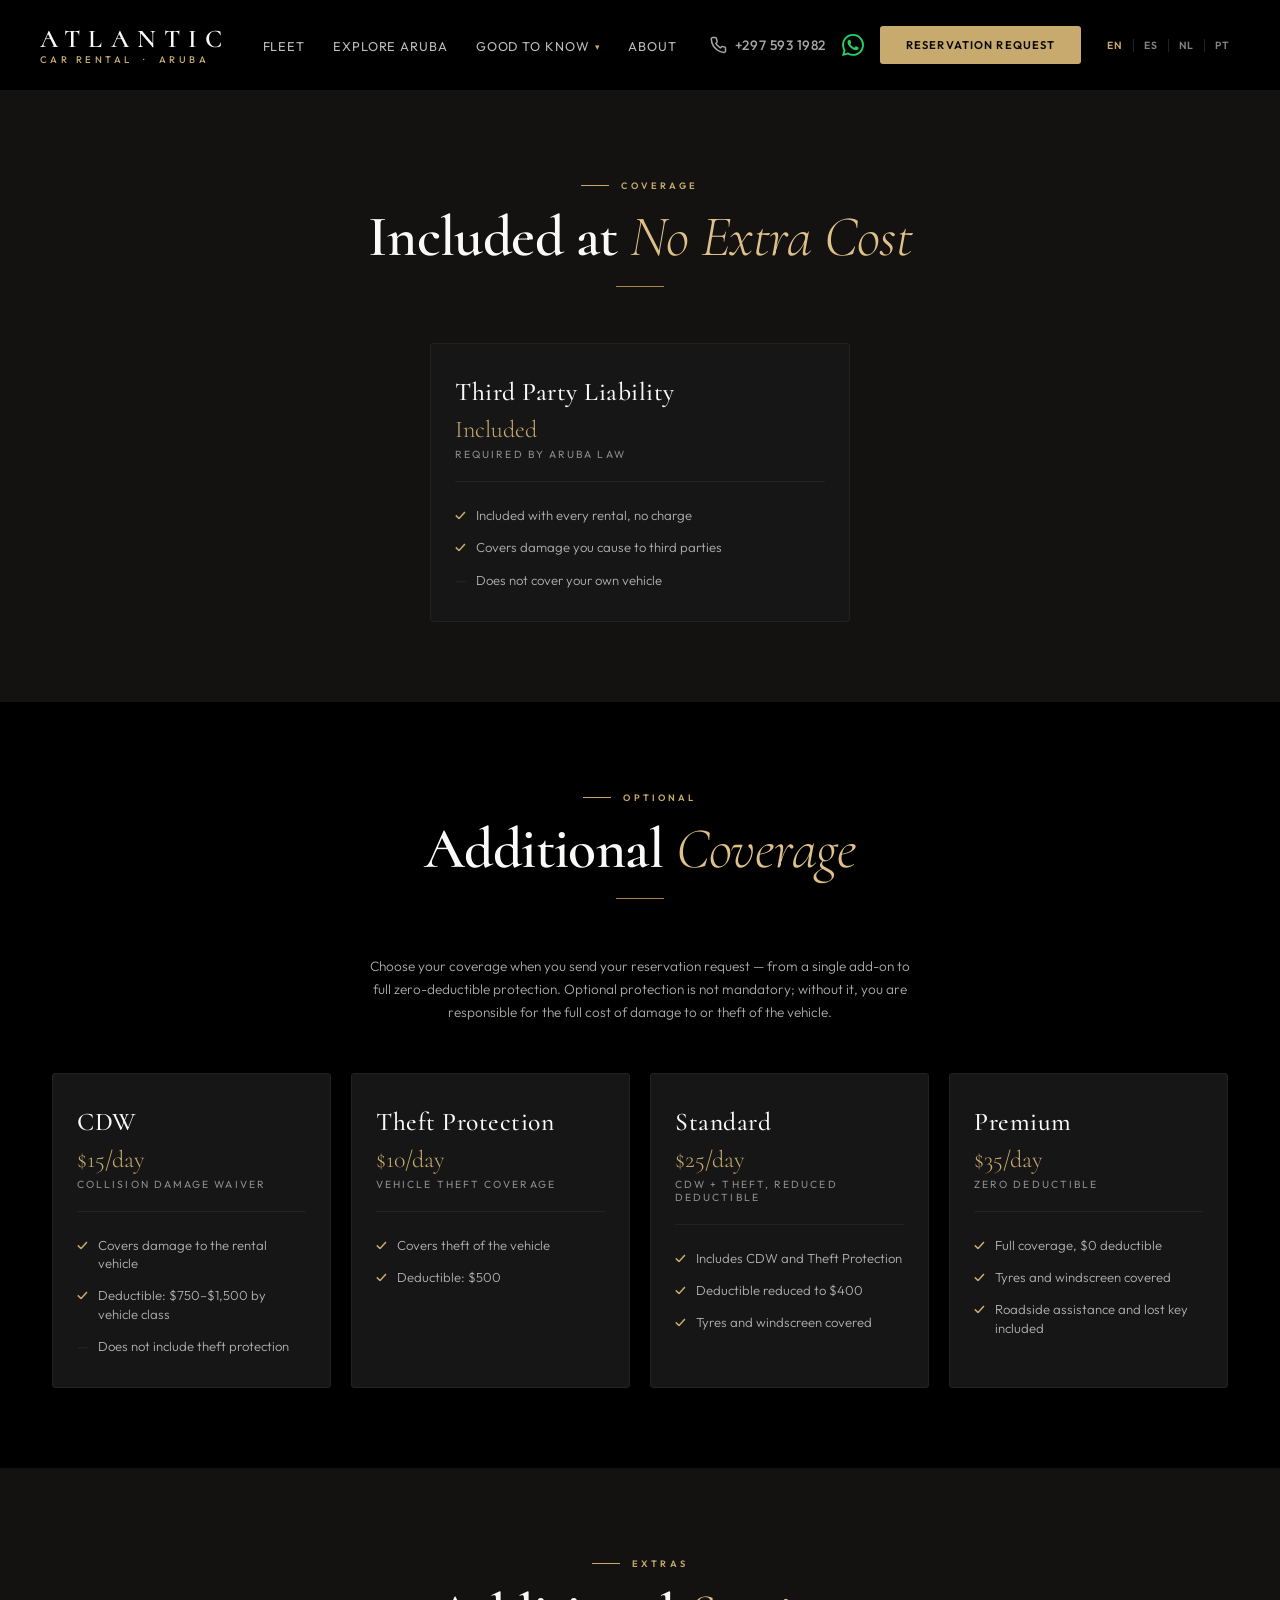
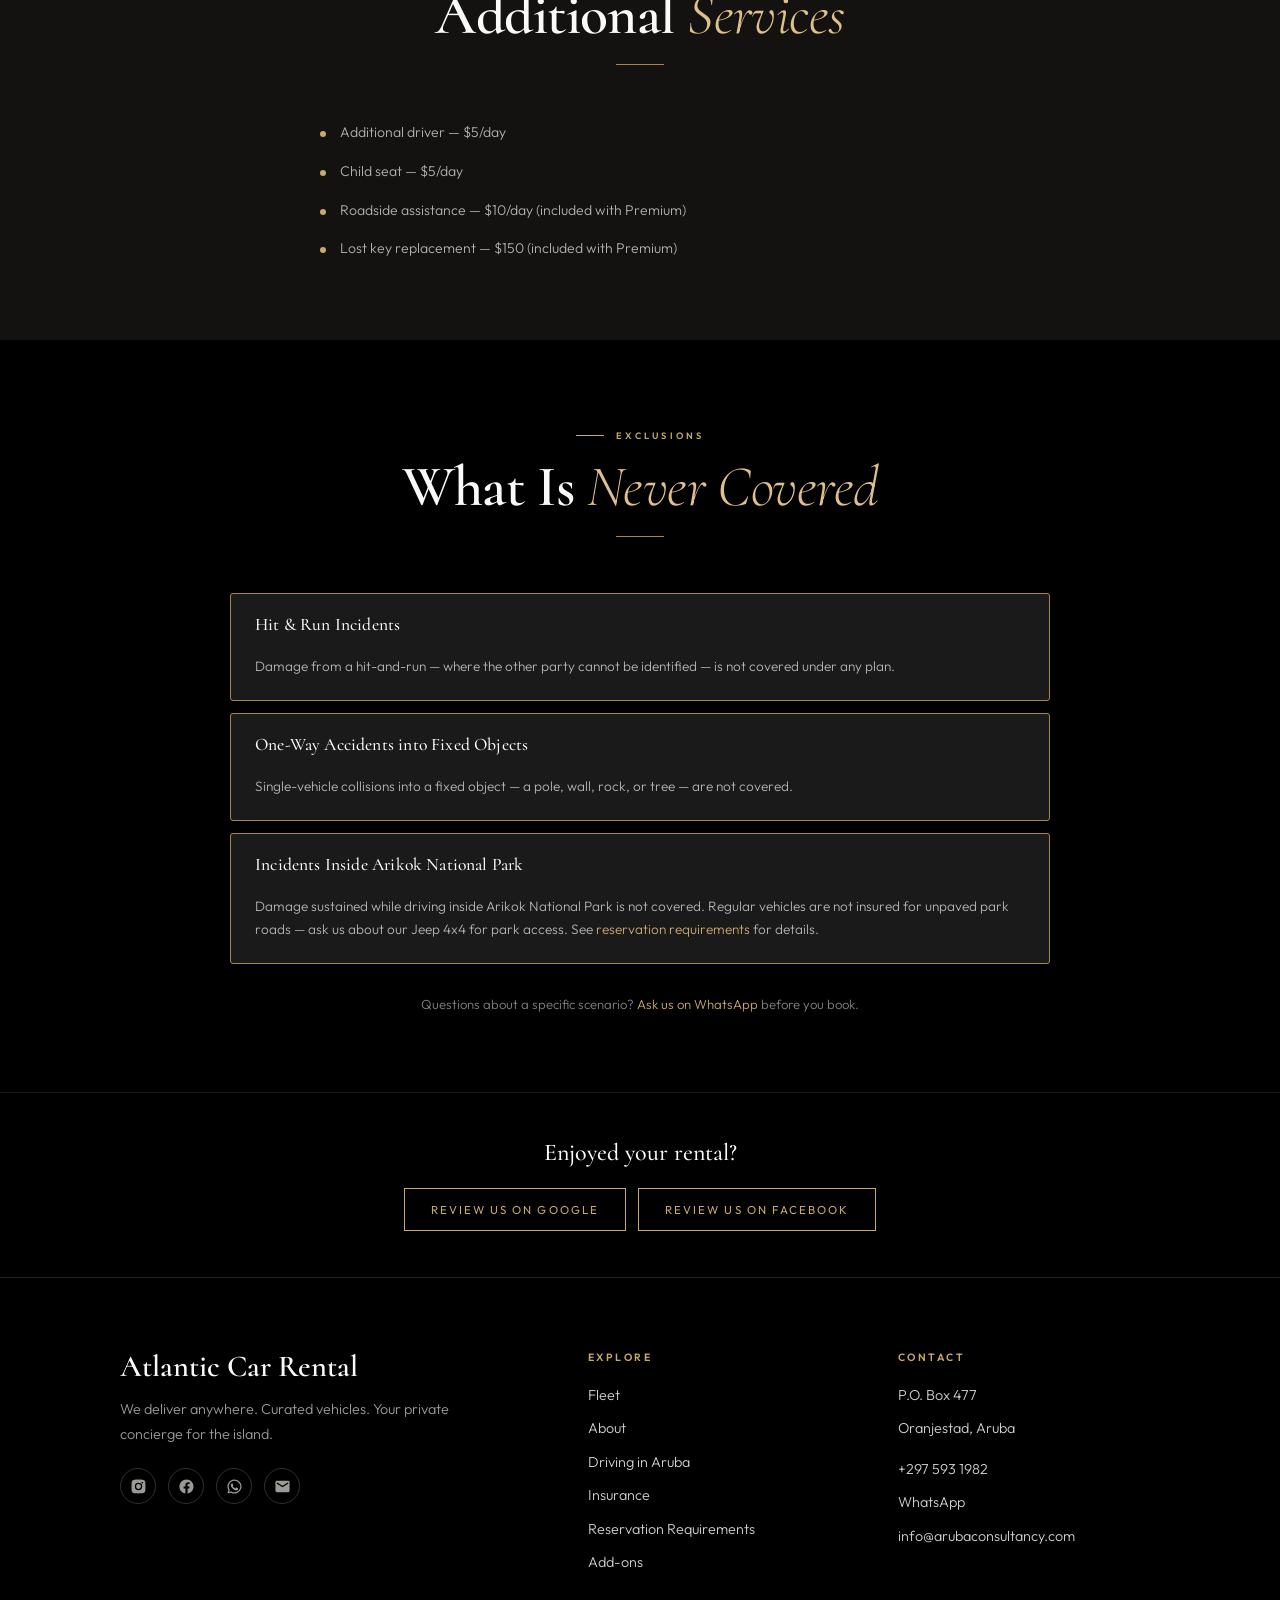
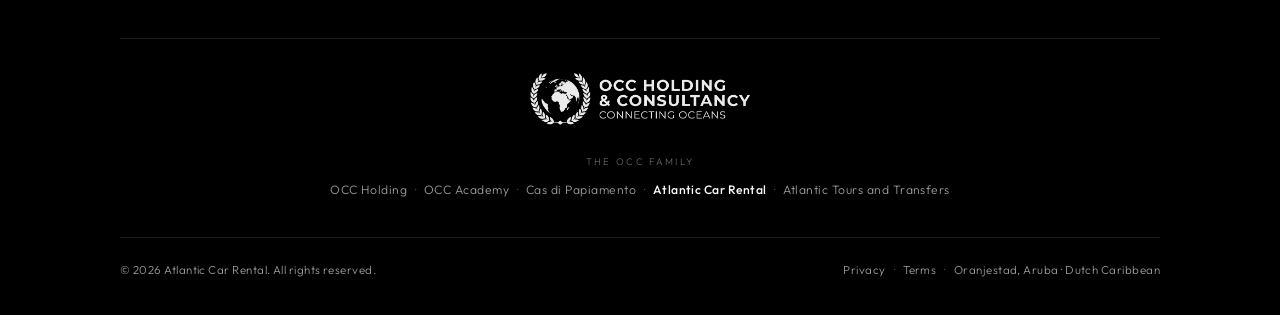
<file: insurance.html>
<!DOCTYPE html>
<html lang="en">
<head>
<meta charset="UTF-8"/>
<script>document.documentElement.classList.add('i18n-loading')</script>
<style>html.i18n-loading{visibility:hidden;background:#0A0A0A}</style>
<noscript><style>html.i18n-loading{visibility:visible}</style></noscript>
<meta name="viewport" content="width=device-width,initial-scale=1.0"/>
<title>Insurance | Atlantic Car Rental Aruba</title>
<meta name="description" content="Insurance options for Atlantic Car Rental Aruba: what's included, optional coverage, and what's never covered."/>
<link rel="icon" href="/favicon.ico" sizes="any">
<link rel="icon" type="image/png" sizes="32x32" href="/favicon-32.png">
<link rel="icon" type="image/png" sizes="16x16" href="/favicon-16.png">
<link rel="apple-touch-icon" href="/favicon-180.png">
<meta property="og:type" content="website">
<meta property="og:site_name" content="Atlantic Car Rental Aruba">
<meta property="og:title" content="Insurance | Atlantic Car Rental Aruba">
<meta property="og:description" content="Insurance options for Atlantic Car Rental Aruba: what's included, optional coverage, and what's never covered.">
<meta property="og:image" content="https://atlanticcarrentalaruba.com/og-image.png">
<meta property="og:image:width" content="1200">
<meta property="og:image:height" content="630">
<meta property="og:url" content="https://atlanticcarrentalaruba.com/insurance.html">
<link rel="canonical" href="https://atlanticcarrentalaruba.com/insurance.html"/>
<meta name="twitter:card" content="summary_large_image">
<meta name="twitter:title" content="Insurance | Atlantic Car Rental Aruba">
<link rel="preconnect" href="https://fonts.googleapis.com"/>
<link href="https://fonts.googleapis.com/css2?family=Cormorant:ital,wght@0,300;0,400;0,500;0,600;0,700;1,300;1,400;1,600&family=Outfit:wght@300;400;500;600;700&display=swap" rel="stylesheet"/>
<link rel="stylesheet" href="css/styles.css?v=7"/>
</head>
<body>

<!-- NAV -->
<nav id="nav">
  <a href="index.html" class="nav-wm">
    <span class="nav-wm-a">Atlantic</span>
    <span class="nav-wm-b">Car Rental &nbsp;&middot;&nbsp; Aruba</span>
  </a>
  <ul class="nlinks" id="nlinks">
    <li><a href="index.html#fleet" data-t="n_fl" onclick="closeMNav()">Fleet</a></li>
    <li><a href="index.html#aruba" data-t="n_ar" onclick="closeMNav()">Explore Aruba</a></li>
    <li class="nav-drop">
      <button type="button" class="nav-drop-btn" onclick="toggleGtkDrop(event)" aria-expanded="false" aria-haspopup="true">
        <span data-t="n_gtk">Good to Know</span><span class="nav-drop-caret" aria-hidden="true">&#9662;</span>
      </button>
      <ul class="nav-drop-menu">
        <li><a href="driving-in-aruba.html" data-t="n_dr" onclick="closeMNav()">Driving in Aruba</a></li>
        <li><a href="insurance.html" data-t="n_ins" onclick="closeMNav()">Insurance</a></li>
        <li><a href="reservation-requirements.html" data-t="n_rr" onclick="closeMNav()">Reservation Requirements</a></li>
        <li><a href="add-ons.html" data-t="n_ao" onclick="closeMNav()">Add-ons</a></li>
      </ul>
    </li>
    <li><a href="about.html" data-t="n_ab" onclick="closeMNav()">About</a></li>
  </ul>
  <div class="nav-right">
    <a href="tel:+2975931982" class="nav-phone" style="display:flex;align-items:center;gap:8px;color:rgba(255,255,255,.65);font-size:.85rem;font-weight:500;letter-spacing:.04em;transition:color .2s;text-decoration:none">
      <svg aria-hidden="true" width="18" height="18" viewBox="0 0 24 24" fill="none" stroke="currentColor" stroke-width="2"><path d="M22 16.92v3a2 2 0 01-2.18 2 19.79 19.79 0 01-8.63-3.07A19.5 19.5 0 013.07 4.18 2 2 0 015.06 2h3a2 2 0 012 1.72c.127.96.361 1.903.7 2.81a2 2 0 01-.45 2.11L9.09 9.91a16 16 0 006 6l1.27-1.27a2 2 0 012.11-.45c.907.339 1.85.573 2.81.7A2 2 0 0122 16.92z"/></svg>
      +297 593 1982
    </a>
    <a href="https://wa.me/2975931982" target="_blank" class="nav-whatsapp" aria-label="WhatsApp" style="align-items:center;color:rgba(255,255,255,.65);transition:color .2s;text-decoration:none">
      <svg aria-hidden="true" width="22" height="22" viewBox="0 0 24 24" fill="#25D366"><path d="M17.472 14.382c-.297-.149-1.758-.867-2.03-.967-.273-.099-.471-.148-.67.15-.197.297-.767.966-.94 1.164-.173.199-.347.223-.644.075-.297-.15-1.255-.463-2.39-1.475-.883-.788-1.48-1.761-1.653-2.059-.173-.297-.018-.458.13-.606.134-.133.298-.347.446-.52.149-.174.198-.298.298-.497.099-.198.05-.371-.025-.52-.075-.149-.669-1.612-.916-2.207-.242-.579-.487-.5-.669-.51-.173-.008-.371-.01-.57-.01-.198 0-.52.074-.792.372-.272.297-1.04 1.016-1.04 2.479 0 1.462 1.065 2.875 1.213 3.074.149.198 2.096 3.2 5.077 4.487.709.306 1.262.489 1.694.625.712.227 1.36.195 1.871.118.571-.085 1.758-.719 2.006-1.413.248-.694.248-1.289.173-1.413-.074-.124-.272-.198-.57-.347m-5.421 7.403h-.004a9.87 9.87 0 01-5.031-1.378l-.361-.214-3.741.982.998-3.648-.235-.374a9.86 9.86 0 01-1.51-5.26c.001-5.45 4.436-9.884 9.888-9.884 2.64 0 5.122 1.03 6.988 2.898a9.825 9.825 0 012.893 6.994c-.003 5.45-4.437 9.884-9.885 9.884m8.413-18.297A11.815 11.815 0 0012.05 0C5.495 0 .16 5.335.157 11.892c0 2.096.547 4.142 1.588 5.945L.057 24l6.305-1.654a11.882 11.882 0 005.683 1.448h.005c6.554 0 11.89-5.335 11.893-11.893a11.821 11.821 0 00-3.48-8.413z"/></svg>
    </a>
    <button class="nav-cta" onclick="location.href='index.html#contact'"><span class="cta-full" data-t="n_ct">Reservation Request</span><span class="cta-short" data-t="n_ct_s">Reserve</span></button>
    <div class="nav-lang">
      <button class="lbtn on" onclick="setL('en')">EN</button>
      <button class="lbtn" onclick="setL('es')">ES</button>
      <button class="lbtn" onclick="setL('nl')">NL</button>
      <button class="lbtn" onclick="setL('pt')">PT</button>
    </div>
    <button class="nav-toggle" aria-label="Menu" aria-expanded="false" onclick="toggleMNav()">&#9776;</button>
  </div>
</nav>

<!-- INSURANCE -->
<section class="sec sec-alt">
  <div style="text-align:center;margin-bottom:48px">
    <div class="tag rv" style="justify-content:center" data-t="in_tg">Coverage</div>
    <h1 class="sh rv d1" data-t="in_h">Included at <em>No Extra Cost</em></h1>
    <div class="rule rv d2" style="margin-left:auto;margin-right:auto"></div>
  </div>
  <div class="ins-grid ins-grid-1 rv">
    <div class="ins-card">
      <div class="ins-name" data-t="in_tpl_n">Third Party Liability</div>
      <div class="ins-price" data-t="in_tpl_p">Included</div>
      <div class="ins-tagline" data-t="in_tpl_tag">Required by Aruba Law</div>
      <ul class="ins-feats">
        <li><span class="ins-y">&#10003;</span> <span data-t="in_tpl_f1">Included with every rental, no charge</span></li>
        <li><span class="ins-y">&#10003;</span> <span data-t="in_tpl_f2">Covers damage you cause to third parties</span></li>
        <li><span class="ins-n">&mdash;</span> <span data-t="in_tpl_f3">Does not cover your own vehicle</span></li>
      </ul>
    </div>
  </div>
</section>

<!-- OPTIONAL COVERAGE -->
<section class="sec">
  <div style="text-align:center;margin-bottom:48px">
    <div class="tag rv" style="justify-content:center" data-t="in_opt_tg">Optional</div>
    <h2 class="sh rv d1" data-t="in_opt_h">Additional <em>Coverage</em></h2>
    <div class="rule rv d2" style="margin-left:auto;margin-right:auto"></div>
    <p style="color:var(--body);font-size:.85rem;font-weight:300;max-width:560px;margin:12px auto 0;line-height:1.7" data-t="in_opt_sub">Choose your coverage when you send your reservation request — from a single add-on to full zero-deductible protection. Optional protection is not mandatory; without it, you are responsible for the full cost of damage to or theft of the vehicle.</p>
  </div>
  <div class="ins-grid rv">
    <div class="ins-card">
      <div class="ins-name" data-t="in_cdw_n">CDW</div>
      <div class="ins-price" data-t="in_cdw_p">$15/day</div>
      <div class="ins-tagline" data-t="in_cdw_tag">Collision Damage Waiver</div>
      <ul class="ins-feats">
        <li><span class="ins-y">&#10003;</span> <span data-t="in_cdw_f1">Covers damage to the rental vehicle</span></li>
        <li><span class="ins-y">&#10003;</span> <span data-t="in_cdw_f2">Deductible: $750&ndash;$1,500 by vehicle class</span></li>
        <li><span class="ins-n">&mdash;</span> <span data-t="in_cdw_f3">Does not include theft protection</span></li>
      </ul>
    </div>
    <div class="ins-card">
      <div class="ins-name" data-t="in_theft_n">Theft Protection</div>
      <div class="ins-price" data-t="in_theft_p">$10/day</div>
      <div class="ins-tagline" data-t="in_theft_tag">Vehicle Theft Coverage</div>
      <ul class="ins-feats">
        <li><span class="ins-y">&#10003;</span> <span data-t="in_theft_f1">Covers theft of the vehicle</span></li>
        <li><span class="ins-y">&#10003;</span> <span data-t="in_theft_f2">Deductible: $500</span></li>
      </ul>
    </div>
    <div class="ins-card">
      <div class="ins-name" data-t="in_std_n">Standard</div>
      <div class="ins-price" data-t="in_std_p">$25/day</div>
      <div class="ins-tagline" data-t="in_std_tag">CDW + Theft, Reduced Deductible</div>
      <ul class="ins-feats">
        <li><span class="ins-y">&#10003;</span> <span data-t="in_std_f1">Includes CDW and Theft Protection</span></li>
        <li><span class="ins-y">&#10003;</span> <span data-t="in_std_f2">Deductible reduced to $400</span></li>
        <li><span class="ins-y">&#10003;</span> <span data-t="in_std_f3">Tyres and windscreen covered</span></li>
      </ul>
    </div>
    <div class="ins-card">
      <div class="ins-name" data-t="in_prem_n">Premium</div>
      <div class="ins-price" data-t="in_prem_p">$35/day</div>
      <div class="ins-tagline" data-t="in_prem_tag">Zero Deductible</div>
      <ul class="ins-feats">
        <li><span class="ins-y">&#10003;</span> <span data-t="in_prem_f1">Full coverage, $0 deductible</span></li>
        <li><span class="ins-y">&#10003;</span> <span data-t="in_prem_f2">Tyres and windscreen covered</span></li>
        <li><span class="ins-y">&#10003;</span> <span data-t="in_prem_f3">Roadside assistance and lost key included</span></li>
      </ul>
    </div>
  </div>
</section>

<!-- EXTRAS -->
<section class="sec sec-alt">
  <div style="text-align:center;margin-bottom:32px">
    <div class="tag rv" style="justify-content:center" data-t="in_ex_tg">Extras</div>
    <h2 class="sh rv d1" data-t="in_ex_h">Additional <em>Services</em></h2>
    <div class="rule rv d2" style="margin-left:auto;margin-right:auto"></div>
  </div>
  <div style="max-width:640px;margin:0 auto">
    <ul class="bcard-list rv">
      <li><span class="bc-dot"></span><span data-t="in_ex1">Additional driver &mdash; $5/day</span></li>
      <li><span class="bc-dot"></span><span data-t="in_ex2">Child seat &mdash; $5/day</span></li>
      <li><span class="bc-dot"></span><span data-t="in_ex3">Roadside assistance &mdash; $10/day (included with Premium)</span></li>
      <li><span class="bc-dot"></span><span data-t="in_ex4">Lost key replacement &mdash; $150 (included with Premium)</span></li>
    </ul>
  </div>
</section>

<!-- WHAT'S NEVER COVERED -->
<section class="sec">
  <div style="text-align:center;margin-bottom:48px">
    <div class="tag rv" style="justify-content:center" data-t="in_excl_tg">Exclusions</div>
    <h2 class="sh rv d1" data-t="in_excl_h">What Is <em>Never Covered</em></h2>
    <div class="rule rv d2" style="margin-left:auto;margin-right:auto"></div>
  </div>
  <div class="faq-list rv">
    <div class="faq-item faq-static"><div class="faq-q" data-t="in_e1q">Hit &amp; Run Incidents</div><p data-t="in_e1a">Damage from a hit-and-run &mdash; where the other party cannot be identified &mdash; is not covered under any plan.</p></div>
    <div class="faq-item faq-static"><div class="faq-q" data-t="in_e2q">One-Way Accidents into Fixed Objects</div><p data-t="in_e2a">Single-vehicle collisions into a fixed object &mdash; a pole, wall, rock, or tree &mdash; are not covered.</p></div>
    <div class="faq-item faq-static"><div class="faq-q" data-t="in_e3q">Incidents Inside Arikok National Park</div><p data-t="in_e3a">Damage sustained while driving inside Arikok National Park is not covered. Regular vehicles are not insured for unpaved park roads &mdash; ask us about our Jeep 4x4 for park access. See <a href="reservation-requirements.html" style="color:var(--gold);text-decoration:none">reservation requirements</a> for details.</p></div>
  </div>
  <div style="text-align:center;margin-top:32px"><p style="color:var(--muted);font-size:.82rem;font-weight:300" data-t="in_wa_note">Questions about a specific scenario? <a href="https://wa.me/2975931982" target="_blank" style="color:var(--gold);text-decoration:none">Ask us on WhatsApp</a> before you book.</p></div>
</section>

<!-- FOOTER -->
<section class="occr"><p class="occr-q" data-t="fo_rvq">Enjoyed your rental?</p><div class="occr-btns"><a href="https://share.google/9xUAUABJ2GxsoSKrb" target="_blank" rel="noopener" data-t="fo_rvg">Review us on Google</a><a href="https://www.facebook.com/share/1DmcNudvqe/" target="_blank" rel="noopener" data-t="fo_rvf">Review us on Facebook</a></div></section>
<footer class="occf"><div class="occf-wrap">
<div class="occf-grid">
<div class="occf-brand"><div class="occf-name">Atlantic Car Rental</div><p class="occf-tag" data-t="fo_tag">We deliver anywhere. Curated vehicles. Your private concierge for the island.</p><div class="occf-soc"><a href="https://www.instagram.com/atlanticcarrentalaruba" target="_blank" rel="noopener" aria-label="Instagram"><svg viewBox="0 0 24 24" fill="currentColor"><path d="M12 2.2c3.2 0 3.6 0 4.8.1 1.2.1 1.8.2 2.2.4.6.2 1 .5 1.4.9.4.4.7.8.9 1.4.2.4.4 1 .4 2.2.1 1.3.1 1.6.1 4.8s0 3.6-.1 4.8c-.1 1.2-.2 1.8-.4 2.2-.2.6-.5 1-.9 1.4-.4.4-.8.7-1.4.9-.4.2-1 .4-2.2.4-1.3.1-1.6.1-4.8.1s-3.6 0-4.8-.1c-1.2-.1-1.8-.2-2.2-.4-.6-.2-1-.5-1.4-.9-.4-.4-.7-.8-.9-1.4-.2-.4-.4-1-.4-2.2C2.2 15.6 2.2 15.2 2.2 12s0-3.6.1-4.8c.1-1.2.2-1.8.4-2.2.2-.6.5-1 .9-1.4.4-.4.8-.7 1.4-.9.4-.2 1-.4 2.2-.4C8.4 2.2 8.8 2.2 12 2.2zm0 4.6a5.2 5.2 0 1 0 0 10.4 5.2 5.2 0 0 0 0-10.4zm0 8.6a3.4 3.4 0 1 1 0-6.8 3.4 3.4 0 0 1 0 6.8zm5.4-9.9a1.2 1.2 0 1 0 0 2.4 1.2 1.2 0 0 0 0-2.4z"/></svg></a><a href="https://www.facebook.com/share/18JVxDgM2i/" target="_blank" rel="noopener" aria-label="Facebook"><svg viewBox="0 0 24 24" fill="currentColor"><path d="M12 2.04c-5.5 0-10 4.49-10 10.02 0 5 3.66 9.15 8.44 9.9v-7H7.9v-2.9h2.54V9.85c0-2.51 1.49-3.89 3.78-3.89 1.09 0 2.23.19 2.23.19v2.47h-1.26c-1.24 0-1.63.77-1.63 1.56v1.88h2.78l-.45 2.9h-2.33v7a10 10 0 0 0 8.44-9.9c0-5.53-4.5-10.02-10-10.02z"/></svg></a><a href="https://wa.me/2975931982" target="_blank" rel="noopener" aria-label="WhatsApp"><svg viewBox="0 0 24 24" fill="currentColor"><path d="M12 2a10 10 0 0 0-8.6 15.1L2 22l5-1.3A10 10 0 1 0 12 2zm0 18.2c-1.5 0-3-.4-4.2-1.2l-.3-.2-3 .8.8-2.9-.2-.3A8.2 8.2 0 1 1 12 20.2zm4.5-6.1c-.2-.1-1.5-.7-1.7-.8-.2-.1-.4-.1-.6.1l-.8 1c-.1.2-.3.2-.5.1a6.7 6.7 0 0 1-3.3-2.9c-.2-.4.2-.4.7-1.3.1-.2 0-.3 0-.4l-.8-1.8c-.2-.5-.4-.4-.6-.4h-.5c-.2 0-.4.1-.7.3-.2.3-.9.9-.9 2.2s.9 2.5 1.1 2.7c.1.2 1.8 2.8 4.4 3.9 1.6.7 2.3.8 3.1.6.5-.1 1.5-.6 1.7-1.2.2-.6.2-1.1.2-1.2-.1-.1-.3-.2-.5-.3z"/></svg></a><a href="mailto:info@arubaconsultancy.com" aria-label="Email"><svg viewBox="0 0 24 24" fill="currentColor"><path d="M20 4H4a2 2 0 0 0-2 2v12a2 2 0 0 0 2 2h16a2 2 0 0 0 2-2V6a2 2 0 0 0-2-2zm0 4-8 5-8-5V6l8 5 8-5v2z"/></svg></a></div></div>
<div class="occf-col"><h4 class="occf-h" data-t="fo_ex">Explore</h4><a href="index.html#fleet" data-t="fo_fl">Fleet</a><a href="about.html" data-t="fo_ab">About</a><a href="driving-in-aruba.html" data-t="fo_dr">Driving in Aruba</a><a href="insurance.html" data-t="fo_ins">Insurance</a><a href="reservation-requirements.html" data-t="fo_rr">Reservation Requirements</a><a href="add-ons.html" data-t="fo_ao">Add-ons</a></div>
<div class="occf-col"><h4 class="occf-h" data-t="fo_co">Contact</h4><span>P.O. Box 477</span><span>Oranjestad, Aruba</span><a class="gap" href="tel:+2975931982">+297 593 1982</a><a href="https://wa.me/2975931982" target="_blank" rel="noopener">WhatsApp</a><a href="mailto:info@arubaconsultancy.com">info@arubaconsultancy.com</a></div>
</div>
<div class="occf-rule"></div>
<div class="occf-occ"><img src="assets/occ-logo.png" alt="OCC Holding &amp; Consultancy, Connecting Oceans"></div>
<div class="occf-fam"><span class="occf-label" data-t="fo_fam">The OCC Family</span><a href="https://www.arubaconsultancy.com" target="_blank" rel="noopener">OCC Holding</a> <span class="dot">·</span> <a href="https://www.occacademyaruba.com" target="_blank" rel="noopener">OCC Academy</a> <span class="dot">·</span> <a href="https://www.casdipapiamento.com" target="_blank" rel="noopener">Cas di Papiamento</a> <span class="dot">·</span> <span class="occf-cur">Atlantic Car Rental</span> <span class="dot">·</span> <a href="https://www.atlantictoursaruba.com" target="_blank" rel="noopener">Atlantic Tours and Transfers</a></div>
<div class="occf-bot"><span>&copy; 2026 Atlantic Car Rental. <span data-t="fo_rt">All rights reserved.</span></span><span><a href="privacy.html" data-t="fo_pr">Privacy</a><span class="sep">·</span><a href="terms.html" data-t="fo_tc">Terms</a><span class="sep">·</span><span data-t="fo_pl">Oranjestad, Aruba · Dutch Caribbean</span></span></div>
</div></footer>

<script>
/* Mobile nav dropdown */
function toggleMNav(){
  const nl = document.getElementById('nlinks');
  const isOpen = nl.classList.toggle('open');
  document.querySelector('.nav-toggle').setAttribute('aria-expanded', String(isOpen));
}
function closeMNav(){
  document.getElementById('nlinks').classList.remove('open');
  document.querySelector('.nav-toggle').setAttribute('aria-expanded', 'false');
}

/* Good to Know nav dropdown -- click-toggle on desktop; always expanded
   (flat, non-interactive) inside the mobile hamburger via CSS. */
function toggleGtkDrop(e){
  e.preventDefault();
  const drop = e.currentTarget.closest('.nav-drop');
  const isOpen = drop.classList.toggle('open');
  e.currentTarget.setAttribute('aria-expanded', String(isOpen));
}
document.addEventListener('click', function(e){
  const openDrop = document.querySelector('.nav-drop.open');
  if (openDrop && !openDrop.contains(e.target)) {
    openDrop.classList.remove('open');
    openDrop.querySelector('.nav-drop-btn').setAttribute('aria-expanded', 'false');
  }
});

/* Scroll reveal */
document.querySelectorAll('.rv').forEach(el => {
  new IntersectionObserver(([e]) => { if (e.isIntersecting) el.classList.add('on'); }, {threshold: 0.07}).observe(el);
});
</script>

<script>
const T = {
en:{fo_rvq:"Enjoyed your rental?",fo_rvg:"Review us on Google",fo_rvf:"Review us on Facebook",fo_tag:"We deliver anywhere. Curated vehicles. Your private concierge for the island.",fo_ex:"Explore",fo_co:"Contact",fo_fl:"Fleet",fo_ab:"About",fo_dr:"Driving in Aruba",fo_ins:"Insurance",fo_rr:"Reservation Requirements",fo_ao:"Add-ons",fo_fam:"The OCC Family",fo_rt:"All rights reserved.",fo_pl:"Oranjestad, Aruba · Dutch Caribbean",fo_pr:"Privacy",fo_tc:"Terms",
  n_fl:"Fleet",n_ar:"Explore Aruba",n_ab:"About",n_ct:"Reservation Request",n_ct_s:"Reserve",
  n_gtk:"Good to Know",n_dr:"Driving in Aruba",n_ins:"Insurance",n_rr:"Reservation Requirements",n_ao:"Add-ons",
  fv_se:"Sedan",fv_su:"SUV",fv_lsu:"Large SUV",fv_je:"Jeep 4x4",fv_va:"Van",
  ft_tg:"We deliver anywhere. Curated vehicles. Your private concierge for the island.",
  ft_nv:"Navigate",ft_gtk:"Good to Know",ft_fl:"Our Fleet",ft_co:"Contact",ft_contact:"Contact",ft_wa:"WhatsApp",ft_email:"Email Us",
  ft_cp:"&copy; 2026 Atlantic Car Rental &middot; Aruba. All rights reserved.",
  ft_oc:"Part of OCC Holding &amp; Consultancy",ft_pr:"Privacy",ft_tc:"Terms",
  ft_rev:"Happy with your rental? Leave a review on Google or Facebook.",
  co_main:"Main Office",co_air2:"Airport Delivery",
  lg_disc:"Atlantic Car Rental is a brand of Atlantic Tours Transfers and Rentals, registered trade name of OCC Holding Real Estate Consultancy Private Charter Exclusive Tours Transfers Rentals V.B.A., Chamber of Commerce Aruba H51819.5.",
  in_tg:"Coverage",in_h:"Included at <em>No Extra Cost</em>",
  in_tpl_n:"Third Party Liability",in_tpl_p:"Included",in_tpl_tag:"Required by Aruba Law",
  in_tpl_f1:"Included with every rental, no charge",in_tpl_f2:"Covers damage you cause to third parties",in_tpl_f3:"Does not cover your own vehicle",
  in_opt_tg:"Optional",in_opt_h:"Additional <em>Coverage</em>",
  in_opt_sub:"Choose your coverage when you send your reservation request — from a single add-on to full zero-deductible protection. Optional protection is not mandatory; without it, you are responsible for the full cost of damage to or theft of the vehicle.",
  in_cdw_n:"CDW",in_cdw_p:"$15/day",in_cdw_tag:"Collision Damage Waiver",
  in_cdw_f1:"Covers damage to the rental vehicle",in_cdw_f2:"Deductible: $750&ndash;$1,500 by vehicle class",in_cdw_f3:"Does not include theft protection",
  in_theft_n:"Theft Protection",in_theft_p:"$10/day",in_theft_tag:"Vehicle Theft Coverage",
  in_theft_f1:"Covers theft of the vehicle",in_theft_f2:"Deductible: $500",
  in_std_n:"Standard",in_std_p:"$25/day",in_std_tag:"CDW + Theft, Reduced Deductible",
  in_std_f1:"Includes CDW and Theft Protection",in_std_f2:"Deductible reduced to $400",in_std_f3:"Tyres and windscreen covered",
  in_prem_n:"Premium",in_prem_p:"$35/day",in_prem_tag:"Zero Deductible",
  in_prem_f1:"Full coverage, $0 deductible",in_prem_f2:"Tyres and windscreen covered",in_prem_f3:"Roadside assistance and lost key included",
  in_ex_tg:"Extras",in_ex_h:"Additional <em>Services</em>",
  in_ex1:"Additional driver — $5/day",in_ex2:"Child seat — $5/day",
  in_ex3:"Roadside assistance — $10/day (included with Premium)",in_ex4:"Lost key replacement — $150 (included with Premium)",
  in_excl_tg:"Exclusions",in_excl_h:"What Is <em>Never Covered</em>",
  in_e1q:"Hit &amp; Run Incidents",in_e1a:"Damage from a hit-and-run — where the other party cannot be identified — is not covered under any plan.",
  in_e2q:"One-Way Accidents into Fixed Objects",in_e2a:"Single-vehicle collisions into a fixed object — a pole, wall, rock, or tree — are not covered.",
  in_e3q:"Incidents Inside Arikok National Park",
  in_e3a:"Damage sustained while driving inside Arikok National Park is not covered. Regular vehicles are not insured for unpaved park roads — ask us about our Jeep 4x4 for park access. See <a href=\"reservation-requirements.html\" style=\"color:var(--gold);text-decoration:none\">reservation requirements</a> for details.",
  in_wa_note:"Questions about a specific scenario? <a href=\"https://wa.me/2975931982\" target=\"_blank\" style=\"color:var(--gold);text-decoration:none\">Ask us on WhatsApp</a> before you book.",
},
es:{fo_rvq:"¿Disfrutó su alquiler?",fo_rvg:"Reseña en Google",fo_rvf:"Reseña en Facebook",fo_tag:"Entregamos en cualquier lugar. Vehículos seleccionados. Tu concierge privado en la isla.",fo_ex:"Explorar",fo_co:"Contacto",fo_fl:"Flota",fo_ab:"Nosotros",fo_dr:"Conducir en Aruba",fo_ins:"Seguro",fo_rr:"Requisitos de Reserva",fo_ao:"Extras",fo_fam:"La familia OCC",fo_rt:"Todos los derechos reservados.",fo_pl:"Oranjestad, Aruba · Caribe Neerlandés",fo_pr:"Privacidad",fo_tc:"Términos",
  n_fl:"Flota",n_ar:"Explorar Aruba",n_ab:"Nosotros",n_ct:"Reservar Ahora",n_ct_s:"Reservar",
  n_gtk:"Información Útil",n_dr:"Conducir en Aruba",n_ins:"Seguro",n_rr:"Requisitos de Reserva",n_ao:"Extras",
  fv_se:"Sedán",fv_su:"SUV",fv_lsu:"SUV Grande",fv_je:"Jeep 4x4",fv_va:"Van",
  ft_tg:"Entregamos en cualquier lugar. Vehículos curados. Tu concierge privado para la isla.",
  ft_nv:"Navegar",ft_gtk:"Información Útil",ft_fl:"Nuestra Flota",ft_co:"Contacto",ft_contact:"Contacto",ft_wa:"WhatsApp",ft_email:"Escríbenos",
  ft_cp:"&copy; 2026 Atlantic Car Rental &middot; Aruba. Todos los derechos reservados.",
  ft_oc:"Parte de OCC Holding &amp; Consultancy",ft_pr:"Privacidad",ft_tc:"Términos",
  ft_rev:"&iquest;Contento con tu alquiler? Déjanos una reseña en Google o Facebook.",
  co_main:"Oficina Principal",co_air2:"Entrega en Aeropuerto",
  lg_disc:"Atlantic Car Rental es una marca de Atlantic Tours Transfers and Rentals, nombre comercial registrado de OCC Holding Real Estate Consultancy Private Charter Exclusive Tours Transfers Rentals V.B.A., Cámara de Comercio de Aruba H51819.5.",
  in_tg:"Cobertura",in_h:"Incluido Sin <em>Costo Adicional</em>",
  in_tpl_n:"Responsabilidad Civil",in_tpl_p:"Incluido",in_tpl_tag:"Exigido por la Ley de Aruba",
  in_tpl_f1:"Incluido en cada alquiler, sin cargo",in_tpl_f2:"Cubre los daños que causes a terceros",in_tpl_f3:"No cubre tu propio vehículo",
  in_opt_tg:"Opcional",in_opt_h:"Cobertura <em>Adicional</em>",
  in_opt_sub:"Elige tu cobertura al enviar tu solicitud de reserva — desde un solo complemento hasta protección total sin deducible. La protección opcional no es obligatoria; sin ella, eres responsable del costo total de daños o robo del vehículo.",
  in_cdw_n:"CDW",in_cdw_p:"$15/día",in_cdw_tag:"Exención por Daños por Colisión",
  in_cdw_f1:"Cubre daños al vehículo alquilado",in_cdw_f2:"Deducible: $750–$1,500 según la clase del vehículo",in_cdw_f3:"No incluye protección contra robo",
  in_theft_n:"Protección Contra Robo",in_theft_p:"$10/día",in_theft_tag:"Cobertura de Robo del Vehículo",
  in_theft_f1:"Cubre el robo del vehículo",in_theft_f2:"Deducible: $500",
  in_std_n:"Estándar",in_std_p:"$25/día",in_std_tag:"CDW + Robo, Deducible Reducido",
  in_std_f1:"Incluye CDW y Protección Contra Robo",in_std_f2:"Deducible reducido a $400",in_std_f3:"Cubre neumáticos y parabrisas",
  in_prem_n:"Premium",in_prem_p:"$35/día",in_prem_tag:"Deducible Cero",
  in_prem_f1:"Cobertura total, $0 de deducible",in_prem_f2:"Cubre neumáticos y parabrisas",in_prem_f3:"Incluye asistencia en carretera y reemplazo de llave perdida",
  in_ex_tg:"Extras",in_ex_h:"Servicios <em>Adicionales</em>",
  in_ex1:"Conductor adicional — $5/día",in_ex2:"Silla para niño — $5/día",
  in_ex3:"Asistencia en carretera — $10/día (incluida con Premium)",in_ex4:"Reemplazo de llave perdida — $150 (incluido con Premium)",
  in_excl_tg:"Exclusiones",in_excl_h:"Lo Que <em>Nunca Se Cubre</em>",
  in_e1q:"Incidentes de Choque y Fuga",in_e1a:"Los daños por choque y fuga — cuando no se puede identificar a la otra parte — no están cubiertos bajo ningún plan.",
  in_e2q:"Accidentes Contra Objetos Fijos",in_e2a:"Las colisiones de un solo vehículo contra un objeto fijo — un poste, muro, roca o árbol — no están cubiertas.",
  in_e3q:"Incidentes Dentro del Parque Nacional Arikok",
  in_e3a:"Los daños ocurridos al conducir dentro del Parque Nacional Arikok no están cubiertos. Los vehículos regulares no están asegurados para caminos sin pavimentar — pregúntanos por nuestro Jeep 4x4 para acceder al parque. Consulta los <a href=\"reservation-requirements.html\" style=\"color:var(--gold);text-decoration:none\">requisitos de reserva</a> para más detalles.",
  in_wa_note:"&iquest;Preguntas sobre un caso específico? <a href=\"https://wa.me/2975931982\" target=\"_blank\" style=\"color:var(--gold);text-decoration:none\">Escríbenos por WhatsApp</a> antes de reservar.",
},
nl:{fo_rvq:"Tevreden over uw huurauto?",fo_rvg:"Beoordeel ons op Google",fo_rvf:"Beoordeel ons op Facebook",fo_tag:"Wij bezorgen overal. Zorgvuldig geselecteerde voertuigen. Uw privéconciërge op het eiland.",fo_ex:"Ontdek",fo_co:"Contact",fo_fl:"Vloot",fo_ab:"Over Ons",fo_dr:"Rijden in Aruba",fo_ins:"Verzekering",fo_rr:"Reserveringsvereisten",fo_ao:"Extra's",fo_fam:"De OCC-familie",fo_rt:"Alle rechten voorbehouden.",fo_pl:"Oranjestad, Aruba · Nederlandse Cariben",fo_pr:"Privacy",fo_tc:"Voorwaarden",
  n_fl:"Vloot",n_ar:"Ontdek Aruba",n_ab:"Over Ons",n_ct:"Nu Reserveren",n_ct_s:"Reserveer",
  n_gtk:"Goed om te Weten",n_dr:"Rijden in Aruba",n_ins:"Verzekering",n_rr:"Reserveringsvereisten",n_ao:"Extra's",
  fv_se:"Sedan",fv_su:"SUV",fv_lsu:"Grote SUV",fv_je:"Jeep 4x4",fv_va:"Van",
  ft_tg:"Wij bezorgen overal. Gecureerde voertuigen. Uw privé concierge voor het eiland.",
  ft_nv:"Navigeren",ft_gtk:"Goed om te Weten",ft_fl:"Onze Vloot",ft_co:"Contact",ft_contact:"Contact",ft_wa:"WhatsApp",ft_email:"Mail Ons",
  ft_cp:"&copy; 2026 Atlantic Car Rental &middot; Aruba. Alle rechten voorbehouden.",
  ft_oc:"Onderdeel van OCC Holding &amp; Consultancy",ft_pr:"Privacy",ft_tc:"Voorwaarden",
  ft_rev:"Tevreden over je huurauto? Laat een review achter op Google of Facebook.",
  co_main:"Hoofdkantoor",co_air2:"Levering op Luchthaven",
  lg_disc:"Atlantic Car Rental is een merk van Atlantic Tours Transfers and Rentals, geregistreerde handelsnaam van OCC Holding Real Estate Consultancy Private Charter Exclusive Tours Transfers Rentals V.B.A., Kamer van Koophandel Aruba H51819.5.",
  in_tg:"Dekking",in_h:"Inbegrepen <em>Zonder Extra Kosten</em>",
  in_tpl_n:"Aansprakelijkheidsverzekering (WA)",in_tpl_p:"Inbegrepen",in_tpl_tag:"Verplicht volgens de wet van Aruba",
  in_tpl_f1:"Inbegrepen bij elke verhuur, zonder kosten",in_tpl_f2:"Dekt schade die u aan derden veroorzaakt",in_tpl_f3:"Dekt niet uw eigen voertuig",
  in_opt_tg:"Optioneel",in_opt_h:"Aanvullende <em>Dekking</em>",
  in_opt_sub:"Kies uw dekking bij het versturen van uw reserveringsaanvraag — van een enkele toevoeging tot volledige bescherming zonder eigen risico. Optionele bescherming is niet verplicht; zonder deze bent u zelf verantwoordelijk voor de volledige kosten van schade aan of diefstal van het voertuig.",
  in_cdw_n:"CDW",in_cdw_p:"$15/dag",in_cdw_tag:"Schadeverzekering (CDW)",
  in_cdw_f1:"Dekt schade aan het huurvoertuig",in_cdw_f2:"Eigen risico: $750–$1.500 afhankelijk van voertuigklasse",in_cdw_f3:"Diefstalbescherming niet inbegrepen",
  in_theft_n:"Diefstalbescherming",in_theft_p:"$10/dag",in_theft_tag:"Diefstaldekking Voertuig",
  in_theft_f1:"Dekt diefstal van het voertuig",in_theft_f2:"Eigen risico: $500",
  in_std_n:"Standaard",in_std_p:"$25/dag",in_std_tag:"CDW + Diefstal, Verlaagd Eigen Risico",
  in_std_f1:"Inclusief CDW en Diefstalbescherming",in_std_f2:"Eigen risico verlaagd naar $400",in_std_f3:"Banden en voorruit gedekt",
  in_prem_n:"Premium",in_prem_p:"$35/dag",in_prem_tag:"Geen Eigen Risico",
  in_prem_f1:"Volledige dekking, $0 eigen risico",in_prem_f2:"Banden en voorruit gedekt",in_prem_f3:"Inclusief pechhulp en vervanging verloren sleutel",
  in_ex_tg:"Extra's",in_ex_h:"Aanvullende <em>Diensten</em>",
  in_ex1:"Extra bestuurder — $5/dag",in_ex2:"Kinderzitje — $5/dag",
  in_ex3:"Pechhulp — $10/dag (inbegrepen bij Premium)",in_ex4:"Vervanging verloren sleutel — $150 (inbegrepen bij Premium)",
  in_excl_tg:"Uitsluitingen",in_excl_h:"Wat Is <em>Nooit Gedekt</em>",
  in_e1q:"Aanrijdingen met Doorrijden (Hit &amp; Run)",in_e1a:"Schade door een aanrijding waarbij de andere partij doorrijdt — en niet kan worden geïdentificeerd — is bij geen enkel pakket gedekt.",
  in_e2q:"Eenzijdige Ongevallen tegen Vaste Objecten",in_e2a:"Eenzijdige aanrijdingen tegen een vast object — een paal, muur, rots of boom — zijn niet gedekt.",
  in_e3q:"Incidenten Binnen Arikok National Park",
  in_e3a:"Schade opgelopen tijdens het rijden binnen Arikok National Park is niet gedekt. Gewone voertuigen zijn niet verzekerd voor onverharde parkwegen — vraag ons naar onze Jeep 4x4 voor toegang tot het park. Zie de <a href=\"reservation-requirements.html\" style=\"color:var(--gold);text-decoration:none\">reserveringsvereisten</a> voor details.",
  in_wa_note:"Vragen over een specifieke situatie? <a href=\"https://wa.me/2975931982\" target=\"_blank\" style=\"color:var(--gold);text-decoration:none\">Stuur ons een bericht op WhatsApp</a> voordat u boekt.",
},
pt:{fo_rvq:"Gostou do seu aluguel?",fo_rvg:"Avalie-nos no Google",fo_rvf:"Avalie-nos no Facebook",fo_tag:"Entregamos em qualquer lugar. Veículos selecionados. Seu concierge particular na ilha.",fo_ex:"Explorar",fo_co:"Contato",fo_fl:"Frota",fo_ab:"Sobre Nós",fo_dr:"Dirigindo em Aruba",fo_ins:"Seguro",fo_rr:"Requisitos de Reserva",fo_ao:"Extras",fo_fam:"A família OCC",fo_rt:"Todos os direitos reservados.",fo_pl:"Oranjestad, Aruba · Caribe Holandês",fo_pr:"Privacidade",fo_tc:"Termos",
  n_fl:"Frota",n_ar:"Explorar Aruba",n_ab:"Sobre Nós",n_ct:"Reservar Agora",n_ct_s:"Reservar",
  n_gtk:"Bom Saber",n_dr:"Dirigindo em Aruba",n_ins:"Seguro",n_rr:"Requisitos de Reserva",n_ao:"Extras",
  fv_se:"Sedan",fv_su:"SUV",fv_lsu:"SUV Grande",fv_je:"Jeep 4x4",fv_va:"Van",
  ft_tg:"Entregamos em qualquer lugar. Veículos curados. Seu concierge privado para a ilha.",
  ft_nv:"Navegar",ft_gtk:"Bom Saber",ft_fl:"Nossa Frota",ft_co:"Contato",ft_contact:"Contato",ft_wa:"WhatsApp",ft_email:"Envie um E-mail",
  ft_cp:"&copy; 2026 Atlantic Car Rental &middot; Aruba. Todos os direitos reservados.",
  ft_oc:"Parte da OCC Holding &amp; Consultancy",ft_pr:"Privacidade",ft_tc:"Termos",
  ft_rev:"Satisfeito com o seu aluguer? Deixe uma avaliação no Google ou Facebook.",
  co_main:"Escritório Principal",co_air2:"Entrega no Aeroporto",
  lg_disc:"Atlantic Car Rental é uma marca da Atlantic Tours Transfers and Rentals, nome comercial registrado da OCC Holding Real Estate Consultancy Private Charter Exclusive Tours Transfers Rentals V.B.A., Câmara de Comércio de Aruba H51819.5.",
  in_tg:"Cobertura",in_h:"Incluído <em>Sem Custo Extra</em>",
  in_tpl_n:"Responsabilidade Civil",in_tpl_p:"Incluído",in_tpl_tag:"Exigido pela Lei de Aruba",
  in_tpl_f1:"Incluído em cada aluguel, sem custo",in_tpl_f2:"Cobre danos que você causar a terceiros",in_tpl_f3:"Não cobre o seu próprio veículo",
  in_opt_tg:"Opcional",in_opt_h:"Cobertura <em>Adicional</em>",
  in_opt_sub:"Escolha sua cobertura ao enviar seu pedido de reserva — de um único adicional até proteção total sem franquia. A proteção opcional não é obrigatória; sem ela, você é responsável pelo custo total de danos ou roubo do veículo.",
  in_cdw_n:"CDW",in_cdw_p:"$15/dia",in_cdw_tag:"Isenção de Danos por Colisão",
  in_cdw_f1:"Cobre danos ao veículo alugado",in_cdw_f2:"Franquia: $750–$1.500 conforme a classe do veículo",in_cdw_f3:"Não inclui proteção contra roubo",
  in_theft_n:"Proteção Contra Roubo",in_theft_p:"$10/dia",in_theft_tag:"Cobertura de Roubo do Veículo",
  in_theft_f1:"Cobre o roubo do veículo",in_theft_f2:"Franquia: $500",
  in_std_n:"Padrão",in_std_p:"$25/dia",in_std_tag:"CDW + Roubo, Franquia Reduzida",
  in_std_f1:"Inclui CDW e Proteção Contra Roubo",in_std_f2:"Franquia reduzida para $400",in_std_f3:"Pneus e para-brisa cobertos",
  in_prem_n:"Premium",in_prem_p:"$35/dia",in_prem_tag:"Franquia Zero",
  in_prem_f1:"Cobertura total, franquia de $0",in_prem_f2:"Pneus e para-brisa cobertos",in_prem_f3:"Inclui assistência na estrada e substituição de chave perdida",
  in_ex_tg:"Extras",in_ex_h:"Serviços <em>Adicionais</em>",
  in_ex1:"Motorista adicional — $5/dia",in_ex2:"Cadeira infantil — $5/dia",
  in_ex3:"Assistência na estrada — $10/dia (incluída no Premium)",in_ex4:"Substituição de chave perdida — $150 (incluída no Premium)",
  in_excl_tg:"Exclusões",in_excl_h:"O Que <em>Nunca é Coberto</em>",
  in_e1q:"Incidentes de Fuga (Hit &amp; Run)",in_e1a:"Danos causados por um acidente com fuga — quando a outra parte não pode ser identificada — não são cobertos em nenhum plano.",
  in_e2q:"Acidentes Unilaterais Contra Objetos Fixos",in_e2a:"Colisões de um único veículo contra um objeto fixo — um poste, muro, rocha ou árvore — não são cobertas.",
  in_e3q:"Incidentes Dentro do Parque Nacional Arikok",
  in_e3a:"Danos sofridos ao dirigir dentro do Parque Nacional Arikok não são cobertos. Veículos comuns não têm seguro para estradas não pavimentadas do parque — pergunte-nos sobre nosso Jeep 4x4 para acesso ao parque. Veja os <a href=\"reservation-requirements.html\" style=\"color:var(--gold);text-decoration:none\">requisitos de reserva</a> para detalhes.",
  in_wa_note:"Perguntas sobre uma situação específica? <a href=\"https://wa.me/2975931982\" target=\"_blank\" style=\"color:var(--gold);text-decoration:none\">Fale conosco pelo WhatsApp</a> antes de reservar.",
},
};

let lang = 'en';
function setL(l) {
  lang = l;
  try { localStorage.setItem('atlantic_lang', l); } catch (e) {}
  document.querySelectorAll('.lbtn').forEach(b => b.classList.remove('on'));
  document.querySelector(`.lbtn[onclick="setL('${l}')"]`).classList.add('on');
  const d = T[l];
  document.querySelectorAll('[data-t]').forEach(el => {
    const k = el.getAttribute('data-t');
    if (d[k] !== undefined) el.innerHTML = d[k];
  });
  document.documentElement.lang = l === 'pt' ? 'pt-BR' : l;
}
(function() {
  let stored = null;
  try { stored = localStorage.getItem('atlantic_lang'); } catch (e) {}
  if (stored === 'en' || stored === 'es' || stored === 'nl' || stored === 'pt') {
    setL(stored);
  } else {
    const bl = (navigator.language || 'en').toLowerCase();
    if (bl.startsWith('es')) setL('es');
    else if (bl.startsWith('nl')) setL('nl');
    else if (bl.startsWith('pt')) setL('pt');
    else setL('en');
  }
  document.documentElement.classList.remove('i18n-loading');
})();
</script>
</body>
</html>
</file>
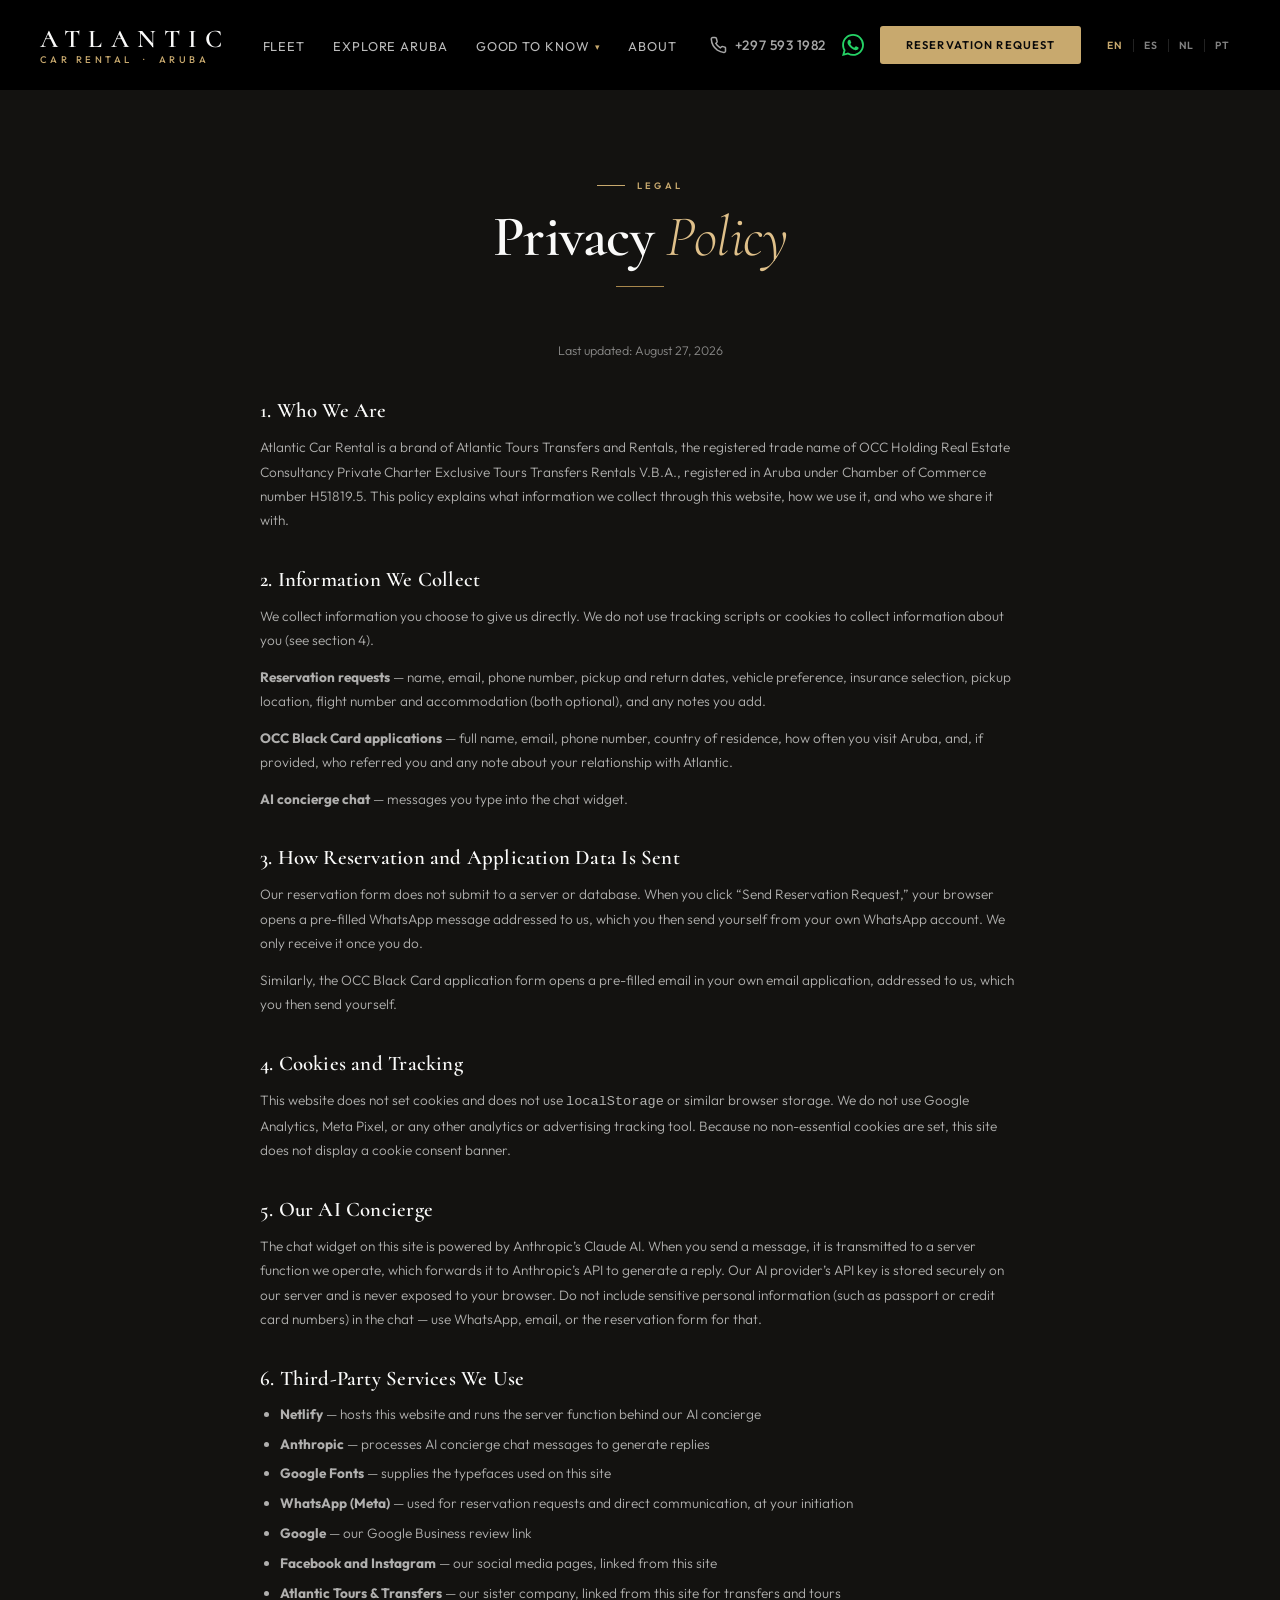
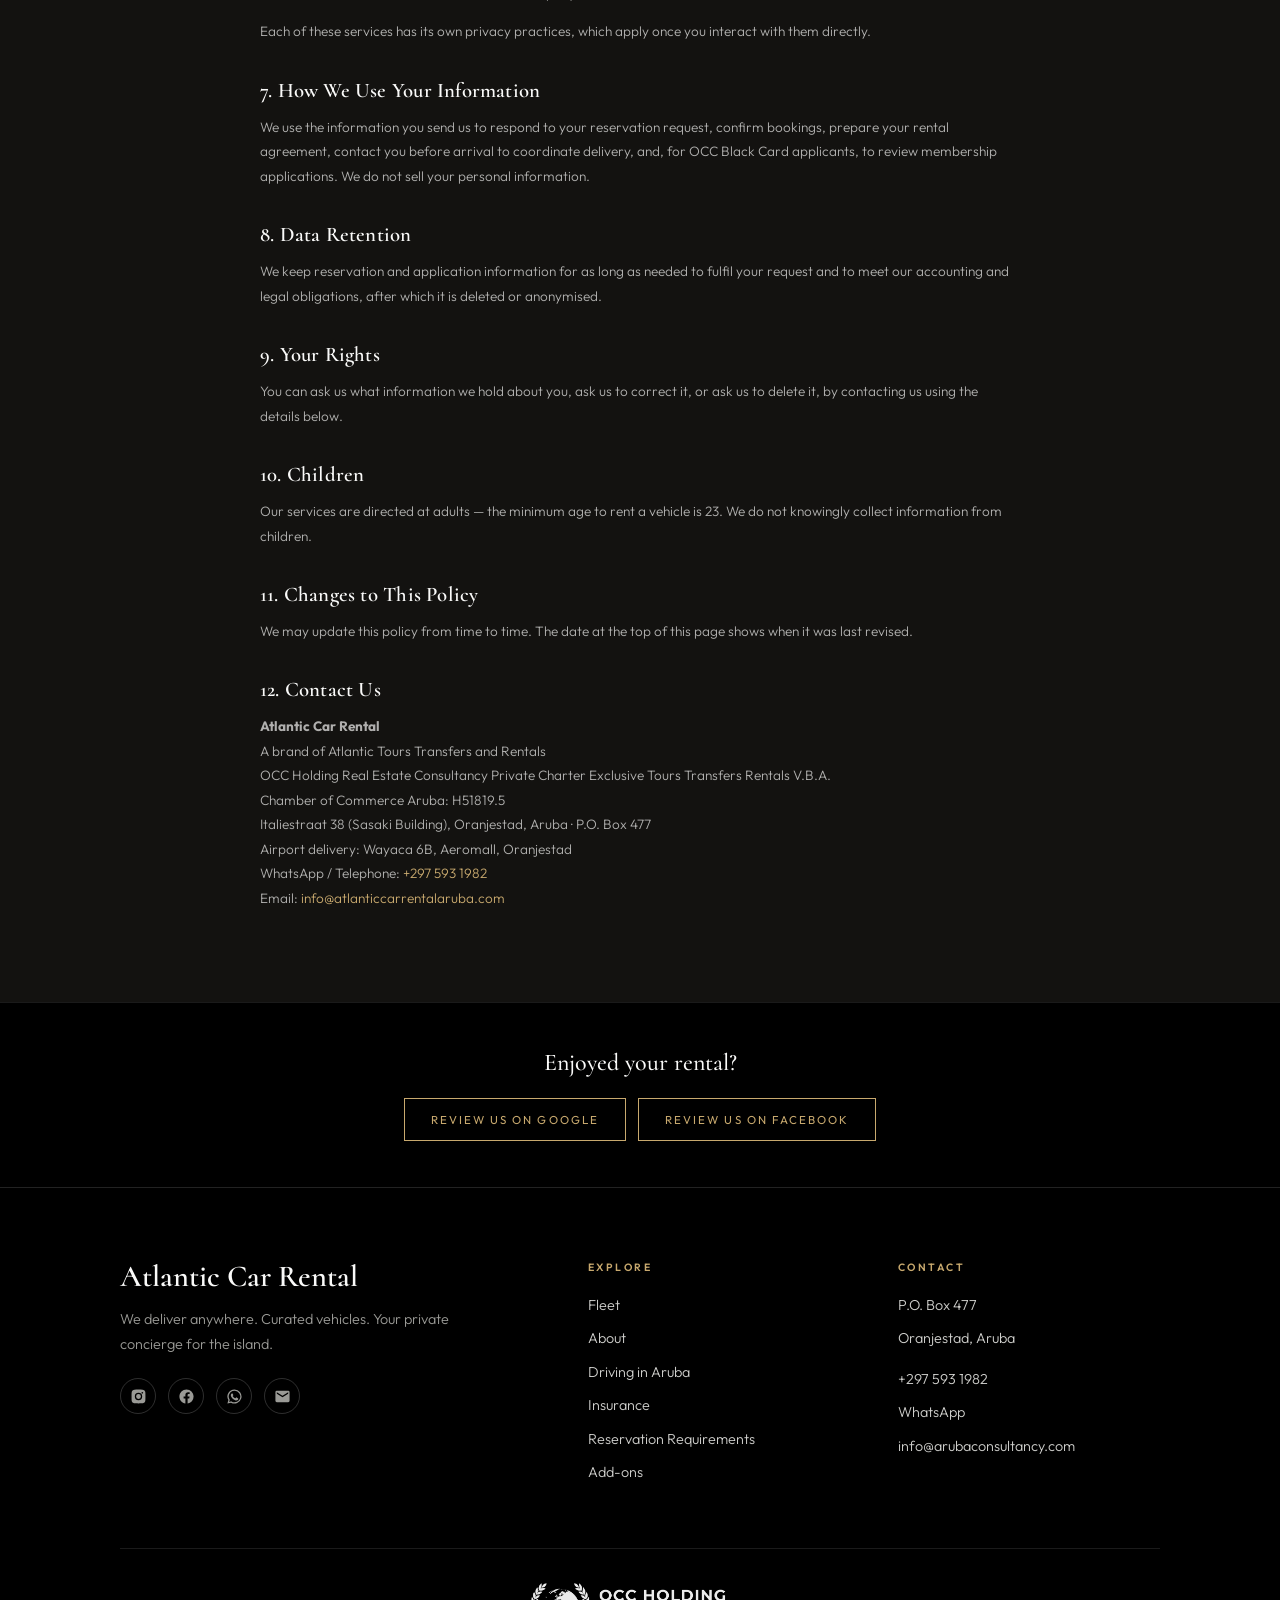
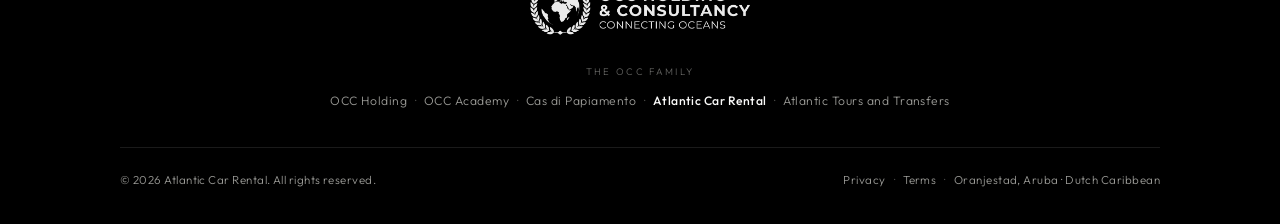
<file: privacy.html>
<!DOCTYPE html>
<html lang="en">
<head>
<meta charset="UTF-8"/>
<script>document.documentElement.classList.add('i18n-loading')</script>
<style>html.i18n-loading{visibility:hidden;background:#0A0A0A}</style>
<noscript><style>html.i18n-loading{visibility:visible}</style></noscript>
<meta name="viewport" content="width=device-width,initial-scale=1.0"/>
<title>Privacy Policy | Atlantic Car Rental Aruba</title>
<meta name="description" content="How Atlantic Car Rental Aruba collects, uses, and protects your information, including our AI concierge, reservation requests, and third-party services."/>
<link rel="icon" href="/favicon.ico" sizes="any">
<link rel="icon" type="image/png" sizes="32x32" href="/favicon-32.png">
<link rel="icon" type="image/png" sizes="16x16" href="/favicon-16.png">
<link rel="apple-touch-icon" href="/favicon-180.png">
<meta property="og:type" content="website">
<meta property="og:site_name" content="Atlantic Car Rental Aruba">
<meta property="og:title" content="Privacy Policy | Atlantic Car Rental Aruba">
<meta property="og:description" content="How Atlantic Car Rental Aruba collects, uses, and protects your information, including our AI concierge, reservation requests, and third-party services.">
<meta property="og:image" content="https://atlanticcarrentalaruba.com/og-image.png">
<meta property="og:image:width" content="1200">
<meta property="og:image:height" content="630">
<meta property="og:url" content="https://atlanticcarrentalaruba.com/privacy.html">
<link rel="canonical" href="https://atlanticcarrentalaruba.com/privacy.html"/>
<meta name="twitter:card" content="summary_large_image">
<meta name="twitter:title" content="Privacy Policy | Atlantic Car Rental Aruba">
<link rel="preconnect" href="https://fonts.googleapis.com"/>
<link href="https://fonts.googleapis.com/css2?family=Cormorant:ital,wght@0,300;0,400;0,500;0,600;0,700;1,300;1,400;1,600&family=Outfit:wght@300;400;500;600;700&display=swap" rel="stylesheet"/>
<link rel="stylesheet" href="css/styles.css?v=7"/>
</head>
<body>

<!-- NAV -->
<nav id="nav">
  <a href="index.html" class="nav-wm">
    <span class="nav-wm-a">Atlantic</span>
    <span class="nav-wm-b">Car Rental &nbsp;&middot;&nbsp; Aruba</span>
  </a>
  <ul class="nlinks" id="nlinks">
    <li><a href="index.html#fleet" data-t="n_fl" onclick="closeMNav()">Fleet</a></li>
    <li><a href="index.html#aruba" data-t="n_ar" onclick="closeMNav()">Explore Aruba</a></li>
    <li class="nav-drop">
      <button type="button" class="nav-drop-btn" onclick="toggleGtkDrop(event)" aria-expanded="false" aria-haspopup="true">
        <span data-t="n_gtk">Good to Know</span><span class="nav-drop-caret" aria-hidden="true">&#9662;</span>
      </button>
      <ul class="nav-drop-menu">
        <li><a href="driving-in-aruba.html" data-t="n_dr" onclick="closeMNav()">Driving in Aruba</a></li>
        <li><a href="insurance.html" data-t="n_ins" onclick="closeMNav()">Insurance</a></li>
        <li><a href="reservation-requirements.html" data-t="n_rr" onclick="closeMNav()">Reservation Requirements</a></li>
        <li><a href="add-ons.html" data-t="n_ao" onclick="closeMNav()">Add-ons</a></li>
      </ul>
    </li>
    <li><a href="about.html" data-t="n_ab" onclick="closeMNav()">About</a></li>
  </ul>
  <div class="nav-right">
    <a href="tel:+2975931982" class="nav-phone" style="display:flex;align-items:center;gap:8px;color:rgba(255,255,255,.65);font-size:.85rem;font-weight:500;letter-spacing:.04em;transition:color .2s;text-decoration:none">
      <svg aria-hidden="true" width="18" height="18" viewBox="0 0 24 24" fill="none" stroke="currentColor" stroke-width="2"><path d="M22 16.92v3a2 2 0 01-2.18 2 19.79 19.79 0 01-8.63-3.07A19.5 19.5 0 013.07 4.18 2 2 0 015.06 2h3a2 2 0 012 1.72c.127.96.361 1.903.7 2.81a2 2 0 01-.45 2.11L9.09 9.91a16 16 0 006 6l1.27-1.27a2 2 0 012.11-.45c.907.339 1.85.573 2.81.7A2 2 0 0122 16.92z"/></svg>
      +297 593 1982
    </a>
    <a href="https://wa.me/2975931982" target="_blank" class="nav-whatsapp" aria-label="WhatsApp" style="align-items:center;color:rgba(255,255,255,.65);transition:color .2s;text-decoration:none">
      <svg aria-hidden="true" width="22" height="22" viewBox="0 0 24 24" fill="#25D366"><path d="M17.472 14.382c-.297-.149-1.758-.867-2.03-.967-.273-.099-.471-.148-.67.15-.197.297-.767.966-.94 1.164-.173.199-.347.223-.644.075-.297-.15-1.255-.463-2.39-1.475-.883-.788-1.48-1.761-1.653-2.059-.173-.297-.018-.458.13-.606.134-.133.298-.347.446-.52.149-.174.198-.298.298-.497.099-.198.05-.371-.025-.52-.075-.149-.669-1.612-.916-2.207-.242-.579-.487-.5-.669-.51-.173-.008-.371-.01-.57-.01-.198 0-.52.074-.792.372-.272.297-1.04 1.016-1.04 2.479 0 1.462 1.065 2.875 1.213 3.074.149.198 2.096 3.2 5.077 4.487.709.306 1.262.489 1.694.625.712.227 1.36.195 1.871.118.571-.085 1.758-.719 2.006-1.413.248-.694.248-1.289.173-1.413-.074-.124-.272-.198-.57-.347m-5.421 7.403h-.004a9.87 9.87 0 01-5.031-1.378l-.361-.214-3.741.982.998-3.648-.235-.374a9.86 9.86 0 01-1.51-5.26c.001-5.45 4.436-9.884 9.888-9.884 2.64 0 5.122 1.03 6.988 2.898a9.825 9.825 0 012.893 6.994c-.003 5.45-4.437 9.884-9.885 9.884m8.413-18.297A11.815 11.815 0 0012.05 0C5.495 0 .16 5.335.157 11.892c0 2.096.547 4.142 1.588 5.945L.057 24l6.305-1.654a11.882 11.882 0 005.683 1.448h.005c6.554 0 11.89-5.335 11.893-11.893a11.821 11.821 0 00-3.48-8.413z"/></svg>
    </a>
    <button class="nav-cta" onclick="location.href='index.html#contact'"><span class="cta-full" data-t="n_ct">Reservation Request</span><span class="cta-short" data-t="n_ct_s">Reserve</span></button>
    <div class="nav-lang">
      <button class="lbtn on" onclick="setL('en')">EN</button>
      <button class="lbtn" onclick="setL('es')">ES</button>
      <button class="lbtn" onclick="setL('nl')">NL</button>
      <button class="lbtn" onclick="setL('pt')">PT</button>
    </div>
    <button class="nav-toggle" aria-label="Menu" aria-expanded="false" onclick="toggleMNav()">&#9776;</button>
  </div>
</nav>

<!-- PRIVACY -->
<section class="sec sec-alt">
  <div style="text-align:center;margin-bottom:40px">
    <div class="tag rv" style="justify-content:center" data-t="tag_l">Legal</div>
    <h1 class="sh rv d1" data-t="h1t">Privacy <em>Policy</em></h1>
    <div class="rule rv d2" style="margin-left:auto;margin-right:auto"></div>
    <p class="legal-meta rv d3" data-t="lu">Last updated: August 27, 2026</p>
  </div>

  <div class="legal-doc rv d4">

    <h2 data-t="sh1">1. Who We Are</h2>
    <p data-t="p1_1">Atlantic Car Rental is a brand of Atlantic Tours Transfers and Rentals, the registered trade name of OCC Holding Real Estate Consultancy Private Charter Exclusive Tours Transfers Rentals V.B.A., registered in Aruba under Chamber of Commerce number H51819.5. This policy explains what information we collect through this website, how we use it, and who we share it with.</p>

    <h2 data-t="sh2">2. Information We Collect</h2>
    <p data-t="p2_1">We collect information you choose to give us directly. We do not use tracking scripts or cookies to collect information about you (see section 4).</p>
    <p data-t="p2_2"><strong>Reservation requests</strong> &mdash; name, email, phone number, pickup and return dates, vehicle preference, insurance selection, pickup location, flight number and accommodation (both optional), and any notes you add.</p>
    <p data-t="p2_3"><strong>OCC Black Card applications</strong> &mdash; full name, email, phone number, country of residence, how often you visit Aruba, and, if provided, who referred you and any note about your relationship with Atlantic.</p>
    <p data-t="p2_4"><strong>AI concierge chat</strong> &mdash; messages you type into the chat widget.</p>

    <h2 data-t="sh3">3. How Reservation and Application Data Is Sent</h2>
    <p data-t="p3_1">Our reservation form does not submit to a server or database. When you click &ldquo;Send Reservation Request,&rdquo; your browser opens a pre-filled WhatsApp message addressed to us, which you then send yourself from your own WhatsApp account. We only receive it once you do.</p>
    <p data-t="p3_2">Similarly, the OCC Black Card application form opens a pre-filled email in your own email application, addressed to us, which you then send yourself.</p>

    <h2 data-t="sh4">4. Cookies and Tracking</h2>
    <p data-t="p4_1">This website does not set cookies and does not use <code>localStorage</code> or similar browser storage. We do not use Google Analytics, Meta Pixel, or any other analytics or advertising tracking tool. Because no non-essential cookies are set, this site does not display a cookie consent banner.</p>

    <h2 data-t="sh5">5. Our AI Concierge</h2>
    <p data-t="p5_1">The chat widget on this site is powered by Anthropic&rsquo;s Claude AI. When you send a message, it is transmitted to a server function we operate, which forwards it to Anthropic&rsquo;s API to generate a reply. Our AI provider&rsquo;s API key is stored securely on our server and is never exposed to your browser. Do not include sensitive personal information (such as passport or credit card numbers) in the chat &mdash; use WhatsApp, email, or the reservation form for that.</p>

    <h2 data-t="sh6">6. Third-Party Services We Use</h2>
    <ul>
      <li data-t="li6_1"><strong>Netlify</strong> &mdash; hosts this website and runs the server function behind our AI concierge</li>
      <li data-t="li6_2"><strong>Anthropic</strong> &mdash; processes AI concierge chat messages to generate replies</li>
      <li data-t="li6_3"><strong>Google Fonts</strong> &mdash; supplies the typefaces used on this site</li>
      <li data-t="li6_4"><strong>WhatsApp (Meta)</strong> &mdash; used for reservation requests and direct communication, at your initiation</li>
      <li data-t="li6_5"><strong>Google</strong> &mdash; our Google Business review link</li>
      <li data-t="li6_6"><strong>Facebook and Instagram</strong> &mdash; our social media pages, linked from this site</li>
      <li data-t="li6_7"><strong>Atlantic Tours &amp; Transfers</strong> &mdash; our sister company, linked from this site for transfers and tours</li>
    </ul>
    <p data-t="p6_1">Each of these services has its own privacy practices, which apply once you interact with them directly.</p>

    <h2 data-t="sh7">7. How We Use Your Information</h2>
    <p data-t="p7_1">We use the information you send us to respond to your reservation request, confirm bookings, prepare your rental agreement, contact you before arrival to coordinate delivery, and, for OCC Black Card applicants, to review membership applications. We do not sell your personal information.</p>

    <h2 data-t="sh8">8. Data Retention</h2>
    <p data-t="p8_1">We keep reservation and application information for as long as needed to fulfil your request and to meet our accounting and legal obligations, after which it is deleted or anonymised.</p>

    <h2 data-t="sh9">9. Your Rights</h2>
    <p data-t="p9_1">You can ask us what information we hold about you, ask us to correct it, or ask us to delete it, by contacting us using the details below.</p>

    <h2 data-t="sh10">10. Children</h2>
    <p data-t="p10_1">Our services are directed at adults &mdash; the minimum age to rent a vehicle is 23. We do not knowingly collect information from children.</p>

    <h2 data-t="sh11">11. Changes to This Policy</h2>
    <p data-t="p11_1">We may update this policy from time to time. The date at the top of this page shows when it was last revised.</p>

    <h2 data-t="sh12">12. Contact Us</h2>
    <p data-t="p12_1"><strong>Atlantic Car Rental</strong><br/>A brand of Atlantic Tours Transfers and Rentals<br/>OCC Holding Real Estate Consultancy Private Charter Exclusive Tours Transfers Rentals V.B.A.<br/>Chamber of Commerce Aruba: H51819.5<br/>Italiestraat 38 (Sasaki Building), Oranjestad, Aruba &middot; P.O. Box 477<br/>Airport delivery: Wayaca 6B, Aeromall, Oranjestad<br/>WhatsApp / Telephone: <a href="tel:+2975931982" style="color:var(--gold);text-decoration:none">+297 593 1982</a><br/>Email: <a href="mailto:info@atlanticcarrentalaruba.com" style="color:var(--gold);text-decoration:none">info@atlanticcarrentalaruba.com</a></p>

  </div>
</section>

<!-- FOOTER -->
<section class="occr"><p class="occr-q" data-t="fo_rvq">Enjoyed your rental?</p><div class="occr-btns"><a href="https://share.google/9xUAUABJ2GxsoSKrb" target="_blank" rel="noopener" data-t="fo_rvg">Review us on Google</a><a href="https://www.facebook.com/share/1DmcNudvqe/" target="_blank" rel="noopener" data-t="fo_rvf">Review us on Facebook</a></div></section>
<footer class="occf"><div class="occf-wrap">
<div class="occf-grid">
<div class="occf-brand"><div class="occf-name">Atlantic Car Rental</div><p class="occf-tag" data-t="fo_tag">We deliver anywhere. Curated vehicles. Your private concierge for the island.</p><div class="occf-soc"><a href="https://www.instagram.com/atlanticcarrentalaruba" target="_blank" rel="noopener" aria-label="Instagram"><svg viewBox="0 0 24 24" fill="currentColor"><path d="M12 2.2c3.2 0 3.6 0 4.8.1 1.2.1 1.8.2 2.2.4.6.2 1 .5 1.4.9.4.4.7.8.9 1.4.2.4.4 1 .4 2.2.1 1.3.1 1.6.1 4.8s0 3.6-.1 4.8c-.1 1.2-.2 1.8-.4 2.2-.2.6-.5 1-.9 1.4-.4.4-.8.7-1.4.9-.4.2-1 .4-2.2.4-1.3.1-1.6.1-4.8.1s-3.6 0-4.8-.1c-1.2-.1-1.8-.2-2.2-.4-.6-.2-1-.5-1.4-.9-.4-.4-.7-.8-.9-1.4-.2-.4-.4-1-.4-2.2C2.2 15.6 2.2 15.2 2.2 12s0-3.6.1-4.8c.1-1.2.2-1.8.4-2.2.2-.6.5-1 .9-1.4.4-.4.8-.7 1.4-.9.4-.2 1-.4 2.2-.4C8.4 2.2 8.8 2.2 12 2.2zm0 4.6a5.2 5.2 0 1 0 0 10.4 5.2 5.2 0 0 0 0-10.4zm0 8.6a3.4 3.4 0 1 1 0-6.8 3.4 3.4 0 0 1 0 6.8zm5.4-9.9a1.2 1.2 0 1 0 0 2.4 1.2 1.2 0 0 0 0-2.4z"/></svg></a><a href="https://www.facebook.com/share/18JVxDgM2i/" target="_blank" rel="noopener" aria-label="Facebook"><svg viewBox="0 0 24 24" fill="currentColor"><path d="M12 2.04c-5.5 0-10 4.49-10 10.02 0 5 3.66 9.15 8.44 9.9v-7H7.9v-2.9h2.54V9.85c0-2.51 1.49-3.89 3.78-3.89 1.09 0 2.23.19 2.23.19v2.47h-1.26c-1.24 0-1.63.77-1.63 1.56v1.88h2.78l-.45 2.9h-2.33v7a10 10 0 0 0 8.44-9.9c0-5.53-4.5-10.02-10-10.02z"/></svg></a><a href="https://wa.me/2975931982" target="_blank" rel="noopener" aria-label="WhatsApp"><svg viewBox="0 0 24 24" fill="currentColor"><path d="M12 2a10 10 0 0 0-8.6 15.1L2 22l5-1.3A10 10 0 1 0 12 2zm0 18.2c-1.5 0-3-.4-4.2-1.2l-.3-.2-3 .8.8-2.9-.2-.3A8.2 8.2 0 1 1 12 20.2zm4.5-6.1c-.2-.1-1.5-.7-1.7-.8-.2-.1-.4-.1-.6.1l-.8 1c-.1.2-.3.2-.5.1a6.7 6.7 0 0 1-3.3-2.9c-.2-.4.2-.4.7-1.3.1-.2 0-.3 0-.4l-.8-1.8c-.2-.5-.4-.4-.6-.4h-.5c-.2 0-.4.1-.7.3-.2.3-.9.9-.9 2.2s.9 2.5 1.1 2.7c.1.2 1.8 2.8 4.4 3.9 1.6.7 2.3.8 3.1.6.5-.1 1.5-.6 1.7-1.2.2-.6.2-1.1.2-1.2-.1-.1-.3-.2-.5-.3z"/></svg></a><a href="mailto:info@arubaconsultancy.com" aria-label="Email"><svg viewBox="0 0 24 24" fill="currentColor"><path d="M20 4H4a2 2 0 0 0-2 2v12a2 2 0 0 0 2 2h16a2 2 0 0 0 2-2V6a2 2 0 0 0-2-2zm0 4-8 5-8-5V6l8 5 8-5v2z"/></svg></a></div></div>
<div class="occf-col"><h4 class="occf-h" data-t="fo_ex">Explore</h4><a href="index.html#fleet" data-t="fo_fl">Fleet</a><a href="about.html" data-t="fo_ab">About</a><a href="driving-in-aruba.html" data-t="fo_dr">Driving in Aruba</a><a href="insurance.html" data-t="fo_ins">Insurance</a><a href="reservation-requirements.html" data-t="fo_rr">Reservation Requirements</a><a href="add-ons.html" data-t="fo_ao">Add-ons</a></div>
<div class="occf-col"><h4 class="occf-h" data-t="fo_co">Contact</h4><span>P.O. Box 477</span><span>Oranjestad, Aruba</span><a class="gap" href="tel:+2975931982">+297 593 1982</a><a href="https://wa.me/2975931982" target="_blank" rel="noopener">WhatsApp</a><a href="mailto:info@arubaconsultancy.com">info@arubaconsultancy.com</a></div>
</div>
<div class="occf-rule"></div>
<div class="occf-occ"><img src="assets/occ-logo.png" alt="OCC Holding &amp; Consultancy, Connecting Oceans"></div>
<div class="occf-fam"><span class="occf-label" data-t="fo_fam">The OCC Family</span><a href="https://www.arubaconsultancy.com" target="_blank" rel="noopener">OCC Holding</a> <span class="dot">·</span> <a href="https://www.occacademyaruba.com" target="_blank" rel="noopener">OCC Academy</a> <span class="dot">·</span> <a href="https://www.casdipapiamento.com" target="_blank" rel="noopener">Cas di Papiamento</a> <span class="dot">·</span> <span class="occf-cur">Atlantic Car Rental</span> <span class="dot">·</span> <a href="https://www.atlantictoursaruba.com" target="_blank" rel="noopener">Atlantic Tours and Transfers</a></div>
<div class="occf-bot"><span>&copy; 2026 Atlantic Car Rental. <span data-t="fo_rt">All rights reserved.</span></span><span><a href="privacy.html" data-t="fo_pr">Privacy</a><span class="sep">·</span><a href="terms.html" data-t="fo_tc">Terms</a><span class="sep">·</span><span data-t="fo_pl">Oranjestad, Aruba · Dutch Caribbean</span></span></div>
</div></footer>

<script>
const T = {
en:{fo_rvq:"Enjoyed your rental?",fo_rvg:"Review us on Google",fo_rvf:"Review us on Facebook",fo_tag:"We deliver anywhere. Curated vehicles. Your private concierge for the island.",fo_ex:"Explore",fo_co:"Contact",fo_fl:"Fleet",fo_ab:"About",fo_dr:"Driving in Aruba",fo_ins:"Insurance",fo_rr:"Reservation Requirements",fo_ao:"Add-ons",fo_fam:"The OCC Family",fo_rt:"All rights reserved.",fo_pl:"Oranjestad, Aruba · Dutch Caribbean",fo_pr:"Privacy",fo_tc:"Terms",
  n_fl:"Fleet",n_ar:"Explore Aruba",n_ab:"About",n_ct:"Reservation Request",n_ct_s:"Reserve",
  fv_se:"Sedan",fv_su:"SUV",fv_lsu:"Large SUV",fv_je:"Jeep 4x4",fv_va:"Van",
  n_gtk:"Good to Know",n_dr:"Driving in Aruba",n_ins:"Insurance",n_rr:"Reservation Requirements",n_ao:"Add-ons",
  ft_tg:"We deliver anywhere. Curated vehicles. Your private concierge for the island.",
  ft_nv:"Navigate",ft_gtk:"Good to Know",ft_fl:"Our Fleet",ft_co:"Contact",ft_contact:"Contact",ft_wa:"WhatsApp",ft_email:"Email Us",
  ft_cp:"&copy; 2026 Atlantic Car Rental &middot; Aruba. All rights reserved.",
  ft_oc:"Part of OCC Holding &amp; Consultancy",ft_pr:"Privacy",ft_tc:"Terms",
  ft_rev:"Happy with your rental? Leave a review on Google or Facebook.",
  co_main:"Main Office",co_air2:"Airport Delivery",
  lg_disc:"Atlantic Car Rental is a brand of Atlantic Tours Transfers and Rentals, registered trade name of OCC Holding Real Estate Consultancy Private Charter Exclusive Tours Transfers Rentals V.B.A., Chamber of Commerce Aruba H51819.5.",
  tag_l:"Legal",h1t:"Privacy <em>Policy</em>",lu:"Last updated: August 27, 2026",
  sh1:"1. Who We Are",
  p1_1:"Atlantic Car Rental is a brand of Atlantic Tours Transfers and Rentals, the registered trade name of OCC Holding Real Estate Consultancy Private Charter Exclusive Tours Transfers Rentals V.B.A., registered in Aruba under Chamber of Commerce number H51819.5. This policy explains what information we collect through this website, how we use it, and who we share it with.",
  sh2:"2. Information We Collect",
  p2_1:"We collect information you choose to give us directly. We do not use tracking scripts or cookies to collect information about you (see section 4).",
  p2_2:"<strong>Reservation requests</strong> &mdash; name, email, phone number, pickup and return dates, vehicle preference, insurance selection, pickup location, flight number and accommodation (both optional), and any notes you add.",
  p2_3:"<strong>OCC Black Card applications</strong> &mdash; full name, email, phone number, country of residence, how often you visit Aruba, and, if provided, who referred you and any note about your relationship with Atlantic.",
  p2_4:"<strong>AI concierge chat</strong> &mdash; messages you type into the chat widget.",
  sh3:"3. How Reservation and Application Data Is Sent",
  p3_1:"Our reservation form does not submit to a server or database. When you click &ldquo;Send Reservation Request,&rdquo; your browser opens a pre-filled WhatsApp message addressed to us, which you then send yourself from your own WhatsApp account. We only receive it once you do.",
  p3_2:"Similarly, the OCC Black Card application form opens a pre-filled email in your own email application, addressed to us, which you then send yourself.",
  sh4:"4. Cookies and Tracking",
  p4_1:"This website does not set cookies and does not use <code>localStorage</code> or similar browser storage. We do not use Google Analytics, Meta Pixel, or any other analytics or advertising tracking tool. Because no non-essential cookies are set, this site does not display a cookie consent banner.",
  sh5:"5. Our AI Concierge",
  p5_1:"The chat widget on this site is powered by Anthropic&rsquo;s Claude AI. When you send a message, it is transmitted to a server function we operate, which forwards it to Anthropic&rsquo;s API to generate a reply. Our AI provider&rsquo;s API key is stored securely on our server and is never exposed to your browser. Do not include sensitive personal information (such as passport or credit card numbers) in the chat &mdash; use WhatsApp, email, or the reservation form for that.",
  sh6:"6. Third-Party Services We Use",
  li6_1:"<strong>Netlify</strong> &mdash; hosts this website and runs the server function behind our AI concierge",
  li6_2:"<strong>Anthropic</strong> &mdash; processes AI concierge chat messages to generate replies",
  li6_3:"<strong>Google Fonts</strong> &mdash; supplies the typefaces used on this site",
  li6_4:"<strong>WhatsApp (Meta)</strong> &mdash; used for reservation requests and direct communication, at your initiation",
  li6_5:"<strong>Google</strong> &mdash; our Google Business review link",
  li6_6:"<strong>Facebook and Instagram</strong> &mdash; our social media pages, linked from this site",
  li6_7:"<strong>Atlantic Tours &amp; Transfers</strong> &mdash; our sister company, linked from this site for transfers and tours",
  p6_1:"Each of these services has its own privacy practices, which apply once you interact with them directly.",
  sh7:"7. How We Use Your Information",
  p7_1:"We use the information you send us to respond to your reservation request, confirm bookings, prepare your rental agreement, contact you before arrival to coordinate delivery, and, for OCC Black Card applicants, to review membership applications. We do not sell your personal information.",
  sh8:"8. Data Retention",
  p8_1:"We keep reservation and application information for as long as needed to fulfil your request and to meet our accounting and legal obligations, after which it is deleted or anonymised.",
  sh9:"9. Your Rights",
  p9_1:"You can ask us what information we hold about you, ask us to correct it, or ask us to delete it, by contacting us using the details below.",
  sh10:"10. Children",
  p10_1:"Our services are directed at adults &mdash; the minimum age to rent a vehicle is 23. We do not knowingly collect information from children.",
  sh11:"11. Changes to This Policy",
  p11_1:"We may update this policy from time to time. The date at the top of this page shows when it was last revised.",
  sh12:"12. Contact Us",
  p12_1:"<strong>Atlantic Car Rental</strong><br/>A brand of Atlantic Tours Transfers and Rentals<br/>OCC Holding Real Estate Consultancy Private Charter Exclusive Tours Transfers Rentals V.B.A.<br/>Chamber of Commerce Aruba: H51819.5<br/>Italiestraat 38 (Sasaki Building), Oranjestad, Aruba &middot; P.O. Box 477<br/>Airport delivery: Wayaca 6B, Aeromall, Oranjestad<br/>WhatsApp / Telephone: <a href=\"tel:+2975931982\" style=\"color:var(--gold);text-decoration:none\">+297 593 1982</a><br/>Email: <a href=\"mailto:info@atlanticcarrentalaruba.com\" style=\"color:var(--gold);text-decoration:none\">info@atlanticcarrentalaruba.com</a>"
},
es:{fo_rvq:"¿Disfrutó su alquiler?",fo_rvg:"Reseña en Google",fo_rvf:"Reseña en Facebook",fo_tag:"Entregamos en cualquier lugar. Vehículos seleccionados. Tu concierge privado en la isla.",fo_ex:"Explorar",fo_co:"Contacto",fo_fl:"Flota",fo_ab:"Nosotros",fo_dr:"Conducir en Aruba",fo_ins:"Seguro",fo_rr:"Requisitos de Reserva",fo_ao:"Extras",fo_fam:"La familia OCC",fo_rt:"Todos los derechos reservados.",fo_pl:"Oranjestad, Aruba · Caribe Neerlandés",fo_pr:"Privacidad",fo_tc:"Términos",
  n_fl:"Flota",n_ar:"Explorar Aruba",n_ab:"Nosotros",n_ct:"Reservar Ahora",n_ct_s:"Reservar",
  fv_se:"Sedán",fv_su:"SUV",fv_lsu:"SUV Grande",fv_je:"Jeep 4x4",fv_va:"Van",
  n_gtk:"Información Útil",n_dr:"Conducir en Aruba",n_ins:"Seguro",n_rr:"Requisitos de Reserva",n_ao:"Extras",
  ft_tg:"Entrega en aeropuerto. Vehículos curados. Tu concierge privado para la isla.",
  ft_nv:"Navegar",ft_gtk:"Información Útil",ft_fl:"Nuestra Flota",ft_co:"Contacto",ft_contact:"Contacto",ft_wa:"WhatsApp",ft_email:"Escríbenos",
  ft_cp:"&copy; 2026 Atlantic Car Rental &middot; Aruba.",
  ft_oc:"Parte de OCC Holding &amp; Consultancy",ft_pr:"Privacidad",ft_tc:"Términos",
  ft_rev:"&iquest;Contento con tu alquiler? Déjanos una reseña en Google o Facebook.",
  co_main:"Oficina Principal",co_air2:"Entrega en Aeropuerto",
  lg_disc:"Atlantic Car Rental es una marca de Atlantic Tours Transfers and Rentals, nombre comercial registrado de OCC Holding Real Estate Consultancy Private Charter Exclusive Tours Transfers Rentals V.B.A., Cámara de Comercio de Aruba H51819.5.",
  tag_l:"Legal",h1t:"Política de <em>Privacidad</em>",lu:"Última actualización: 27 de agosto de 2026",
  sh1:"1. Quiénes Somos",
  p1_1:"Atlantic Car Rental es una marca de Atlantic Tours Transfers and Rentals, nombre comercial registrado de OCC Holding Real Estate Consultancy Private Charter Exclusive Tours Transfers Rentals V.B.A., registrada en Aruba con el número de Cámara de Comercio H51819.5. Esta política explica qué información recopilamos a través de este sitio web, cómo la usamos y con quién la compartimos.",
  sh2:"2. Información que Recopilamos",
  p2_1:"Recopilamos la información que usted decide darnos directamente. No utilizamos scripts de rastreo ni cookies para recopilar información sobre usted (véase la sección 4).",
  p2_2:"<strong>Solicitudes de reserva</strong> &mdash; nombre, correo electrónico, número de teléfono, fechas de recogida y devolución, preferencia de vehículo, selección de seguro, lugar de recogida, número de vuelo y alojamiento (ambos opcionales), y cualquier nota que usted agregue.",
  p2_3:"<strong>Solicitudes de OCC Black Card</strong> &mdash; nombre completo, correo electrónico, número de teléfono, país de residencia, frecuencia con la que visita Aruba y, si se proporciona, quién lo refirió y cualquier nota sobre su relación con Atlantic.",
  p2_4:"<strong>Chat del conserje de IA</strong> &mdash; mensajes que usted escribe en el widget de chat.",
  sh3:"3. Cómo Se Envían los Datos de Reserva y Solicitud",
  p3_1:"Nuestro formulario de reserva no se envía a un servidor ni a una base de datos. Al hacer clic en &ldquo;Enviar Solicitud de Reserva&rdquo;, su navegador abre un mensaje de WhatsApp prellenado dirigido a nosotros, que usted mismo envía desde su propia cuenta de WhatsApp. Solo lo recibimos una vez que usted lo envía.",
  p3_2:"De manera similar, el formulario de solicitud de OCC Black Card abre un correo electrónico prellenado en su propia aplicación de correo, dirigido a nosotros, que usted mismo envía.",
  sh4:"4. Cookies y Rastreo",
  p4_1:"Este sitio web no establece cookies ni utiliza <code>localStorage</code> u otro almacenamiento similar del navegador. No utilizamos Google Analytics, Meta Pixel ni ninguna otra herramienta de análisis o rastreo publicitario. Como no se establecen cookies no esenciales, este sitio no muestra un aviso de consentimiento de cookies.",
  sh5:"5. Nuestro Conserje de IA",
  p5_1:"El widget de chat de este sitio funciona con la IA Claude de Anthropic. Cuando usted envía un mensaje, este se transmite a una función de servidor que operamos, la cual lo reenvía a la API de Anthropic para generar una respuesta. La clave de API de nuestro proveedor de IA se almacena de forma segura en nuestro servidor y nunca se expone a su navegador. No incluya información personal sensible (como números de pasaporte o de tarjeta de crédito) en el chat &mdash; use WhatsApp, correo electrónico o el formulario de reserva para ello.",
  sh6:"6. Servicios de Terceros que Utilizamos",
  li6_1:"<strong>Netlify</strong> &mdash; aloja este sitio web y ejecuta la función de servidor detrás de nuestro conserje de IA",
  li6_2:"<strong>Anthropic</strong> &mdash; procesa los mensajes de chat del conserje de IA para generar respuestas",
  li6_3:"<strong>Google Fonts</strong> &mdash; suministra las tipografías utilizadas en este sitio",
  li6_4:"<strong>WhatsApp (Meta)</strong> &mdash; utilizado para solicitudes de reserva y comunicación directa, por iniciativa suya",
  li6_5:"<strong>Google</strong> &mdash; nuestro enlace de reseñas de Google Business",
  li6_6:"<strong>Facebook e Instagram</strong> &mdash; nuestras páginas de redes sociales, enlazadas desde este sitio",
  li6_7:"<strong>Atlantic Tours &amp; Transfers</strong> &mdash; nuestra empresa hermana, enlazada desde este sitio para traslados y tours",
  p6_1:"Cada uno de estos servicios tiene sus propias prácticas de privacidad, que se aplican una vez que usted interactúa directamente con ellos.",
  sh7:"7. Cómo Usamos Su Información",
  p7_1:"Utilizamos la información que nos envía para responder a su solicitud de reserva, confirmar reservas, preparar su contrato de alquiler, contactarlo antes de su llegada para coordinar la entrega y, en el caso de solicitantes de OCC Black Card, revisar las solicitudes de membresía. No vendemos su información personal.",
  sh8:"8. Retención de Datos",
  p8_1:"Conservamos la información de reservas y solicitudes durante el tiempo necesario para cumplir con su solicitud y con nuestras obligaciones contables y legales, después de lo cual se elimina o anonimiza.",
  sh9:"9. Sus Derechos",
  p9_1:"Puede preguntarnos qué información tenemos sobre usted, pedirnos que la corrijamos o que la eliminemos, contactándonos con los datos que se indican a continuación.",
  sh10:"10. Menores de Edad",
  p10_1:"Nuestros servicios están dirigidos a adultos &mdash; la edad mínima para alquilar un vehículo es 23 años. No recopilamos conscientemente información de menores.",
  sh11:"11. Cambios a Esta Política",
  p11_1:"Podemos actualizar esta política periódicamente. La fecha en la parte superior de esta página indica cuándo fue revisada por última vez.",
  sh12:"12. Contáctenos",
  p12_1:"<strong>Atlantic Car Rental</strong><br/>Una marca de Atlantic Tours Transfers and Rentals<br/>OCC Holding Real Estate Consultancy Private Charter Exclusive Tours Transfers Rentals V.B.A.<br/>Cámara de Comercio de Aruba: H51819.5<br/>Italiestraat 38 (Edificio Sasaki), Oranjestad, Aruba &middot; Apartado Postal 477<br/>Entrega en aeropuerto: Wayaca 6B, Aeromall, Oranjestad<br/>WhatsApp / Teléfono: <a href=\"tel:+2975931982\" style=\"color:var(--gold);text-decoration:none\">+297 593 1982</a><br/>Correo electrónico: <a href=\"mailto:info@atlanticcarrentalaruba.com\" style=\"color:var(--gold);text-decoration:none\">info@atlanticcarrentalaruba.com</a>"
},
nl:{fo_rvq:"Tevreden over uw huurauto?",fo_rvg:"Beoordeel ons op Google",fo_rvf:"Beoordeel ons op Facebook",fo_tag:"Wij bezorgen overal. Zorgvuldig geselecteerde voertuigen. Uw privéconciërge op het eiland.",fo_ex:"Ontdek",fo_co:"Contact",fo_fl:"Vloot",fo_ab:"Over Ons",fo_dr:"Rijden in Aruba",fo_ins:"Verzekering",fo_rr:"Reserveringsvereisten",fo_ao:"Extra's",fo_fam:"De OCC-familie",fo_rt:"Alle rechten voorbehouden.",fo_pl:"Oranjestad, Aruba · Nederlandse Cariben",fo_pr:"Privacy",fo_tc:"Voorwaarden",
  n_fl:"Vloot",n_ar:"Ontdek Aruba",n_ab:"Over Ons",n_ct:"Nu Reserveren",n_ct_s:"Reserveer",
  fv_se:"Sedan",fv_su:"SUV",fv_lsu:"Grote SUV",fv_je:"Jeep 4x4",fv_va:"Van",
  n_gtk:"Goed om te Weten",n_dr:"Rijden in Aruba",n_ins:"Verzekering",n_rr:"Reserveringsvereisten",n_ao:"Extra's",
  ft_tg:"Luchthavenbezorging. Gecureerde voertuigen. Uw privé concierge voor het eiland.",
  ft_nv:"Navigeren",ft_gtk:"Goed om te Weten",ft_fl:"Onze Vloot",ft_co:"Contact",ft_contact:"Contact",ft_wa:"WhatsApp",ft_email:"Mail Ons",
  ft_cp:"&copy; 2026 Atlantic Car Rental &middot; Aruba.",
  ft_oc:"Onderdeel van OCC Holding &amp; Consultancy",ft_pr:"Privacy",ft_tc:"Voorwaarden",
  ft_rev:"Tevreden over je huurauto? Laat een review achter op Google of Facebook.",
  co_main:"Hoofdkantoor",co_air2:"Levering op Luchthaven",
  lg_disc:"Atlantic Car Rental is een merk van Atlantic Tours Transfers and Rentals, geregistreerde handelsnaam van OCC Holding Real Estate Consultancy Private Charter Exclusive Tours Transfers Rentals V.B.A., Kamer van Koophandel Aruba H51819.5.",
  tag_l:"Juridisch",h1t:"Privacy<em>beleid</em>",lu:"Laatst bijgewerkt: 27 augustus 2026",
  sh1:"1. Wie Wij Zijn",
  p1_1:"Atlantic Car Rental is een merk van Atlantic Tours Transfers and Rentals, de geregistreerde handelsnaam van OCC Holding Real Estate Consultancy Private Charter Exclusive Tours Transfers Rentals V.B.A., geregistreerd in Aruba onder Kamer van Koophandel-nummer H51819.5. Dit beleid legt uit welke informatie wij via deze website verzamelen, hoe wij deze gebruiken en met wie wij deze delen.",
  sh2:"2. Informatie die Wij Verzamelen",
  p2_1:"Wij verzamelen informatie die u ervoor kiest ons rechtstreeks te geven. Wij gebruiken geen trackingscripts of cookies om informatie over u te verzamelen (zie sectie 4).",
  p2_2:"<strong>Reserveringsaanvragen</strong> &mdash; naam, e-mail, telefoonnummer, ophaal- en inleverdata, voertuigvoorkeur, verzekeringskeuze, ophaallocatie, vluchtnummer en accommodatie (beide optioneel), en eventuele opmerkingen die u toevoegt.",
  p2_3:"<strong>OCC Black Card-aanvragen</strong> &mdash; volledige naam, e-mail, telefoonnummer, land van verblijf, hoe vaak u Aruba bezoekt en, indien opgegeven, wie u heeft doorverwezen en eventuele opmerkingen over uw relatie met Atlantic.",
  p2_4:"<strong>AI-conciërge chat</strong> &mdash; berichten die u typt in de chatwidget.",
  sh3:"3. Hoe Reserverings- en Aanvraaggegevens Worden Verzonden",
  p3_1:"Ons reserveringsformulier wordt niet naar een server of database verzonden. Wanneer u op &ldquo;Reserveringsaanvraag Versturen&rdquo; klikt, opent uw browser een vooraf ingevuld WhatsApp-bericht gericht aan ons, dat u vervolgens zelf verstuurt vanuit uw eigen WhatsApp-account. Wij ontvangen het pas nadat u dit doet.",
  p3_2:"Op dezelfde manier opent het aanvraagformulier voor de OCC Black Card een vooraf ingevulde e-mail in uw eigen e-mailtoepassing, gericht aan ons, die u vervolgens zelf verstuurt.",
  sh4:"4. Cookies en Tracking",
  p4_1:"Deze website plaatst geen cookies en gebruikt geen <code>localStorage</code> of vergelijkbare browseropslag. Wij gebruiken geen Google Analytics, Meta Pixel of enige andere analytics- of advertentietracking. Omdat er geen niet-essentiële cookies worden geplaatst, toont deze site geen cookiemelding.",
  sh5:"5. Onze AI-conciërge",
  p5_1:"De chatwidget op deze site wordt aangedreven door Anthropic's Claude AI. Wanneer u een bericht verstuurt, wordt dit doorgestuurd naar een serverfunctie die wij beheren, die het bericht naar de API van Anthropic stuurt om een antwoord te genereren. De API-sleutel van onze AI-leverancier wordt veilig op onze server opgeslagen en nooit blootgesteld aan uw browser. Neem geen gevoelige persoonlijke informatie (zoals paspoort- of creditcardnummers) op in de chat &mdash; gebruik daarvoor WhatsApp, e-mail of het reserveringsformulier.",
  sh6:"6. Diensten van Derden die Wij Gebruiken",
  li6_1:"<strong>Netlify</strong> &mdash; host deze website en draait de serverfunctie achter onze AI-conciërge",
  li6_2:"<strong>Anthropic</strong> &mdash; verwerkt chatberichten van de AI-conciërge om antwoorden te genereren",
  li6_3:"<strong>Google Fonts</strong> &mdash; levert de lettertypen die op deze site worden gebruikt",
  li6_4:"<strong>WhatsApp (Meta)</strong> &mdash; gebruikt voor reserveringsaanvragen en directe communicatie, op uw initiatief",
  li6_5:"<strong>Google</strong> &mdash; onze Google Bedrijfsprofiel-reviewlink",
  li6_6:"<strong>Facebook en Instagram</strong> &mdash; onze socialmediapagina's, gelinkt vanaf deze site",
  li6_7:"<strong>Atlantic Tours &amp; Transfers</strong> &mdash; ons zusterbedrijf, gelinkt vanaf deze site voor transfers en tours",
  p6_1:"Elk van deze diensten heeft zijn eigen privacypraktijken, die van toepassing zijn zodra u er rechtstreeks mee interacteert.",
  sh7:"7. Hoe Wij Uw Informatie Gebruiken",
  p7_1:"Wij gebruiken de informatie die u ons stuurt om te reageren op uw reserveringsaanvraag, boekingen te bevestigen, uw huurovereenkomst voor te bereiden, contact met u op te nemen vóór aankomst om de levering te coördineren, en, voor OCC Black Card-aanvragers, om lidmaatschapsaanvragen te beoordelen. Wij verkopen uw persoonlijke informatie niet.",
  sh8:"8. Gegevensbewaring",
  p8_1:"Wij bewaren reserverings- en aanvraaginformatie zolang als nodig is om aan uw verzoek en aan onze boekhoudkundige en wettelijke verplichtingen te voldoen, waarna deze wordt verwijderd of geanonimiseerd.",
  sh9:"9. Uw Rechten",
  p9_1:"U kunt ons vragen welke informatie wij over u bewaren, ons vragen deze te corrigeren, of ons vragen deze te verwijderen, door contact met ons op te nemen via onderstaande gegevens.",
  sh10:"10. Kinderen",
  p10_1:"Onze diensten zijn gericht op volwassenen &mdash; de minimumleeftijd om een voertuig te huren is 23 jaar. Wij verzamelen niet bewust informatie van kinderen.",
  sh11:"11. Wijzigingen in dit Beleid",
  p11_1:"Wij kunnen dit beleid van tijd tot tijd bijwerken. De datum bovenaan deze pagina geeft aan wanneer het voor het laatst is herzien.",
  sh12:"12. Neem Contact met Ons Op",
  p12_1:"<strong>Atlantic Car Rental</strong><br/>Een merk van Atlantic Tours Transfers and Rentals<br/>OCC Holding Real Estate Consultancy Private Charter Exclusive Tours Transfers Rentals V.B.A.<br/>Kamer van Koophandel Aruba: H51819.5<br/>Italiestraat 38 (Sasaki Gebouw), Oranjestad, Aruba &middot; Postbus 477<br/>Levering op de luchthaven: Wayaca 6B, Aeromall, Oranjestad<br/>WhatsApp / Telefoon: <a href=\"tel:+2975931982\" style=\"color:var(--gold);text-decoration:none\">+297 593 1982</a><br/>E-mail: <a href=\"mailto:info@atlanticcarrentalaruba.com\" style=\"color:var(--gold);text-decoration:none\">info@atlanticcarrentalaruba.com</a>"
},
pt:{fo_rvq:"Gostou do seu aluguel?",fo_rvg:"Avalie-nos no Google",fo_rvf:"Avalie-nos no Facebook",fo_tag:"Entregamos em qualquer lugar. Veículos selecionados. Seu concierge particular na ilha.",fo_ex:"Explorar",fo_co:"Contato",fo_fl:"Frota",fo_ab:"Sobre Nós",fo_dr:"Dirigindo em Aruba",fo_ins:"Seguro",fo_rr:"Requisitos de Reserva",fo_ao:"Extras",fo_fam:"A família OCC",fo_rt:"Todos os direitos reservados.",fo_pl:"Oranjestad, Aruba · Caribe Holandês",fo_pr:"Privacidade",fo_tc:"Termos",
  n_fl:"Frota",n_ar:"Explorar Aruba",n_ab:"Sobre Nós",n_ct:"Reservar Agora",n_ct_s:"Reservar",
  fv_se:"Sedan",fv_su:"SUV",fv_lsu:"SUV Grande",fv_je:"Jeep 4x4",fv_va:"Van",
  n_gtk:"Bom Saber",n_dr:"Dirigindo em Aruba",n_ins:"Seguro",n_rr:"Requisitos de Reserva",n_ao:"Extras",
  ft_tg:"Entrega no aeroporto. Veículos curados. Seu concierge privado para a ilha.",
  ft_nv:"Navegar",ft_gtk:"Bom Saber",ft_fl:"Nossa Frota",ft_co:"Contato",ft_contact:"Contato",ft_wa:"WhatsApp",ft_email:"Envie um E-mail",
  ft_cp:"&copy; 2026 Atlantic Car Rental &middot; Aruba.",
  ft_oc:"Parte da OCC Holding &amp; Consultancy",ft_pr:"Privacidade",ft_tc:"Termos",
  ft_rev:"Satisfeito com o seu aluguer? Deixe uma avaliação no Google ou Facebook.",
  co_main:"Escritório Principal",co_air2:"Entrega no Aeroporto",
  lg_disc:"Atlantic Car Rental é uma marca da Atlantic Tours Transfers and Rentals, nome comercial registrado da OCC Holding Real Estate Consultancy Private Charter Exclusive Tours Transfers Rentals V.B.A., Câmara de Comércio de Aruba H51819.5.",
  tag_l:"Legal",h1t:"Política de <em>Privacidade</em>",lu:"Última atualização: 27 de agosto de 2026",
  sh1:"1. Quem Somos",
  p1_1:"Atlantic Car Rental é uma marca da Atlantic Tours Transfers and Rentals, nome comercial registrado da OCC Holding Real Estate Consultancy Private Charter Exclusive Tours Transfers Rentals V.B.A., registrada em Aruba sob o número da Câmara de Comércio H51819.5. Esta política explica quais informações coletamos por meio deste site, como as usamos e com quem as compartilhamos.",
  sh2:"2. Informações que Coletamos",
  p2_1:"Coletamos as informações que você opta por nos fornecer diretamente. Não utilizamos scripts de rastreamento nem cookies para coletar informações sobre você (veja a seção 4).",
  p2_2:"<strong>Solicitações de reserva</strong> &mdash; nome, e-mail, número de telefone, datas de retirada e devolução, preferência de veículo, seleção de seguro, local de retirada, número do voo e hospedagem (ambos opcionais), e quaisquer observações que você adicionar.",
  p2_3:"<strong>Solicitações de OCC Black Card</strong> &mdash; nome completo, e-mail, número de telefone, país de residência, com que frequência você visita Aruba e, se fornecido, quem o indicou e qualquer observação sobre seu relacionamento com a Atlantic.",
  p2_4:"<strong>Chat do concierge de IA</strong> &mdash; mensagens que você digita no widget de chat.",
  sh3:"3. Como os Dados de Reserva e Solicitação São Enviados",
  p3_1:"Nosso formulário de reserva não é enviado a um servidor ou banco de dados. Ao clicar em &ldquo;Enviar Solicitação de Reserva&rdquo;, seu navegador abre uma mensagem de WhatsApp pré-preenchida endereçada a nós, que você mesmo envia a partir da sua própria conta do WhatsApp. Só a recebemos depois que você a envia.",
  p3_2:"Da mesma forma, o formulário de solicitação do OCC Black Card abre um e-mail pré-preenchido no seu próprio aplicativo de e-mail, endereçado a nós, que você mesmo envia.",
  sh4:"4. Cookies e Rastreamento",
  p4_1:"Este site não define cookies nem usa <code>localStorage</code> ou armazenamento de navegador semelhante. Não utilizamos Google Analytics, Meta Pixel ou qualquer outra ferramenta de análise ou rastreamento publicitário. Como nenhum cookie não essencial é definido, este site não exibe um banner de consentimento de cookies.",
  sh5:"5. Nosso Concierge de IA",
  p5_1:"O widget de chat deste site é desenvolvido com a IA Claude, da Anthropic. Quando você envia uma mensagem, ela é transmitida a uma função de servidor que operamos, a qual a encaminha para a API da Anthropic para gerar uma resposta. A chave de API do nosso provedor de IA é armazenada com segurança em nosso servidor e nunca é exposta ao seu navegador. Não inclua informações pessoais sensíveis (como números de passaporte ou cartão de crédito) no chat &mdash; use o WhatsApp, e-mail ou o formulário de reserva para isso.",
  sh6:"6. Serviços de Terceiros que Utilizamos",
  li6_1:"<strong>Netlify</strong> &mdash; hospeda este site e executa a função de servidor por trás do nosso concierge de IA",
  li6_2:"<strong>Anthropic</strong> &mdash; processa as mensagens de chat do concierge de IA para gerar respostas",
  li6_3:"<strong>Google Fonts</strong> &mdash; fornece as fontes usadas neste site",
  li6_4:"<strong>WhatsApp (Meta)</strong> &mdash; usado para solicitações de reserva e comunicação direta, por sua iniciativa",
  li6_5:"<strong>Google</strong> &mdash; nosso link de avaliações do Google Meu Negócio",
  li6_6:"<strong>Facebook e Instagram</strong> &mdash; nossas páginas de redes sociais, vinculadas a partir deste site",
  li6_7:"<strong>Atlantic Tours &amp; Transfers</strong> &mdash; nossa empresa irmã, vinculada a partir deste site para transfers e passeios",
  p6_1:"Cada um desses serviços tem suas próprias práticas de privacidade, que se aplicam assim que você interage diretamente com eles.",
  sh7:"7. Como Usamos Suas Informações",
  p7_1:"Usamos as informações que você nos envia para responder à sua solicitação de reserva, confirmar reservas, preparar seu contrato de aluguel, entrar em contato com você antes da chegada para coordenar a entrega e, para candidatos ao OCC Black Card, analisar as solicitações de associação. Não vendemos suas informações pessoais.",
  sh8:"8. Retenção de Dados",
  p8_1:"Mantemos as informações de reserva e solicitação pelo tempo necessário para atender sua solicitação e cumprir nossas obrigações contábeis e legais, após o que são excluídas ou anonimizadas.",
  sh9:"9. Seus Direitos",
  p9_1:"Você pode nos perguntar quais informações mantemos sobre você, pedir que as corrijamos ou pedir que as excluamos, entrando em contato conosco pelos dados abaixo.",
  sh10:"10. Crianças",
  p10_1:"Nossos serviços são direcionados a adultos &mdash; a idade mínima para alugar um veículo é 23 anos. Não coletamos intencionalmente informações de crianças.",
  sh11:"11. Alterações a Esta Política",
  p11_1:"Podemos atualizar esta política periodicamente. A data no topo desta página mostra quando foi revisada pela última vez.",
  sh12:"12. Fale Conosco",
  p12_1:"<strong>Atlantic Car Rental</strong><br/>Uma marca da Atlantic Tours Transfers and Rentals<br/>OCC Holding Real Estate Consultancy Private Charter Exclusive Tours Transfers Rentals V.B.A.<br/>Câmara de Comércio de Aruba: H51819.5<br/>Italiestraat 38 (Edifício Sasaki), Oranjestad, Aruba &middot; Caixa Postal 477<br/>Entrega no aeroporto: Wayaca 6B, Aeromall, Oranjestad<br/>WhatsApp / Telefone: <a href=\"tel:+2975931982\" style=\"color:var(--gold);text-decoration:none\">+297 593 1982</a><br/>E-mail: <a href=\"mailto:info@atlanticcarrentalaruba.com\" style=\"color:var(--gold);text-decoration:none\">info@atlanticcarrentalaruba.com</a>"
}
};

let lang = 'en';
function setL(l) {
  lang = l;
  try { localStorage.setItem('atlantic_lang', l); } catch (e) {}
  document.querySelectorAll('.lbtn').forEach(b => b.classList.remove('on'));
  document.querySelector(`.lbtn[onclick="setL('${l}')"]`).classList.add('on');
  const d = T[l];
  document.querySelectorAll('[data-t]').forEach(el => {
    const k = el.getAttribute('data-t');
    if (d[k] !== undefined) el.innerHTML = d[k];
  });
  document.documentElement.lang = l === 'pt' ? 'pt-BR' : l;
}
(function() {
  let stored = null;
  try { stored = localStorage.getItem('atlantic_lang'); } catch (e) {}
  if (stored === 'en' || stored === 'es' || stored === 'nl' || stored === 'pt') {
    setL(stored);
  } else {
    const bl = (navigator.language || 'en').toLowerCase();
    if (bl.startsWith('es')) setL('es');
    else if (bl.startsWith('nl')) setL('nl');
    else if (bl.startsWith('pt')) setL('pt');
    else setL('en');
  }
  document.documentElement.classList.remove('i18n-loading');
})();

/* Mobile nav dropdown */
function toggleMNav(){
  const nl = document.getElementById('nlinks');
  const isOpen = nl.classList.toggle('open');
  document.querySelector('.nav-toggle').setAttribute('aria-expanded', String(isOpen));
}
function closeMNav(){
  document.getElementById('nlinks').classList.remove('open');
  document.querySelector('.nav-toggle').setAttribute('aria-expanded', 'false');
}

/* Good to Know nav dropdown -- click-toggle on desktop; always expanded
   (flat, non-interactive) inside the mobile hamburger via CSS. */
function toggleGtkDrop(e){
  e.preventDefault();
  const drop = e.currentTarget.closest('.nav-drop');
  const isOpen = drop.classList.toggle('open');
  e.currentTarget.setAttribute('aria-expanded', String(isOpen));
}
document.addEventListener('click', function(e){
  const openDrop = document.querySelector('.nav-drop.open');
  if (openDrop && !openDrop.contains(e.target)) {
    openDrop.classList.remove('open');
    openDrop.querySelector('.nav-drop-btn').setAttribute('aria-expanded', 'false');
  }
});

/* Scroll reveal */
document.querySelectorAll('.rv').forEach(el => {
  new IntersectionObserver(([e]) => { if (e.isIntersecting) el.classList.add('on'); }, {threshold: 0.07}).observe(el);
});
</script>
</body>
</html>
</file>
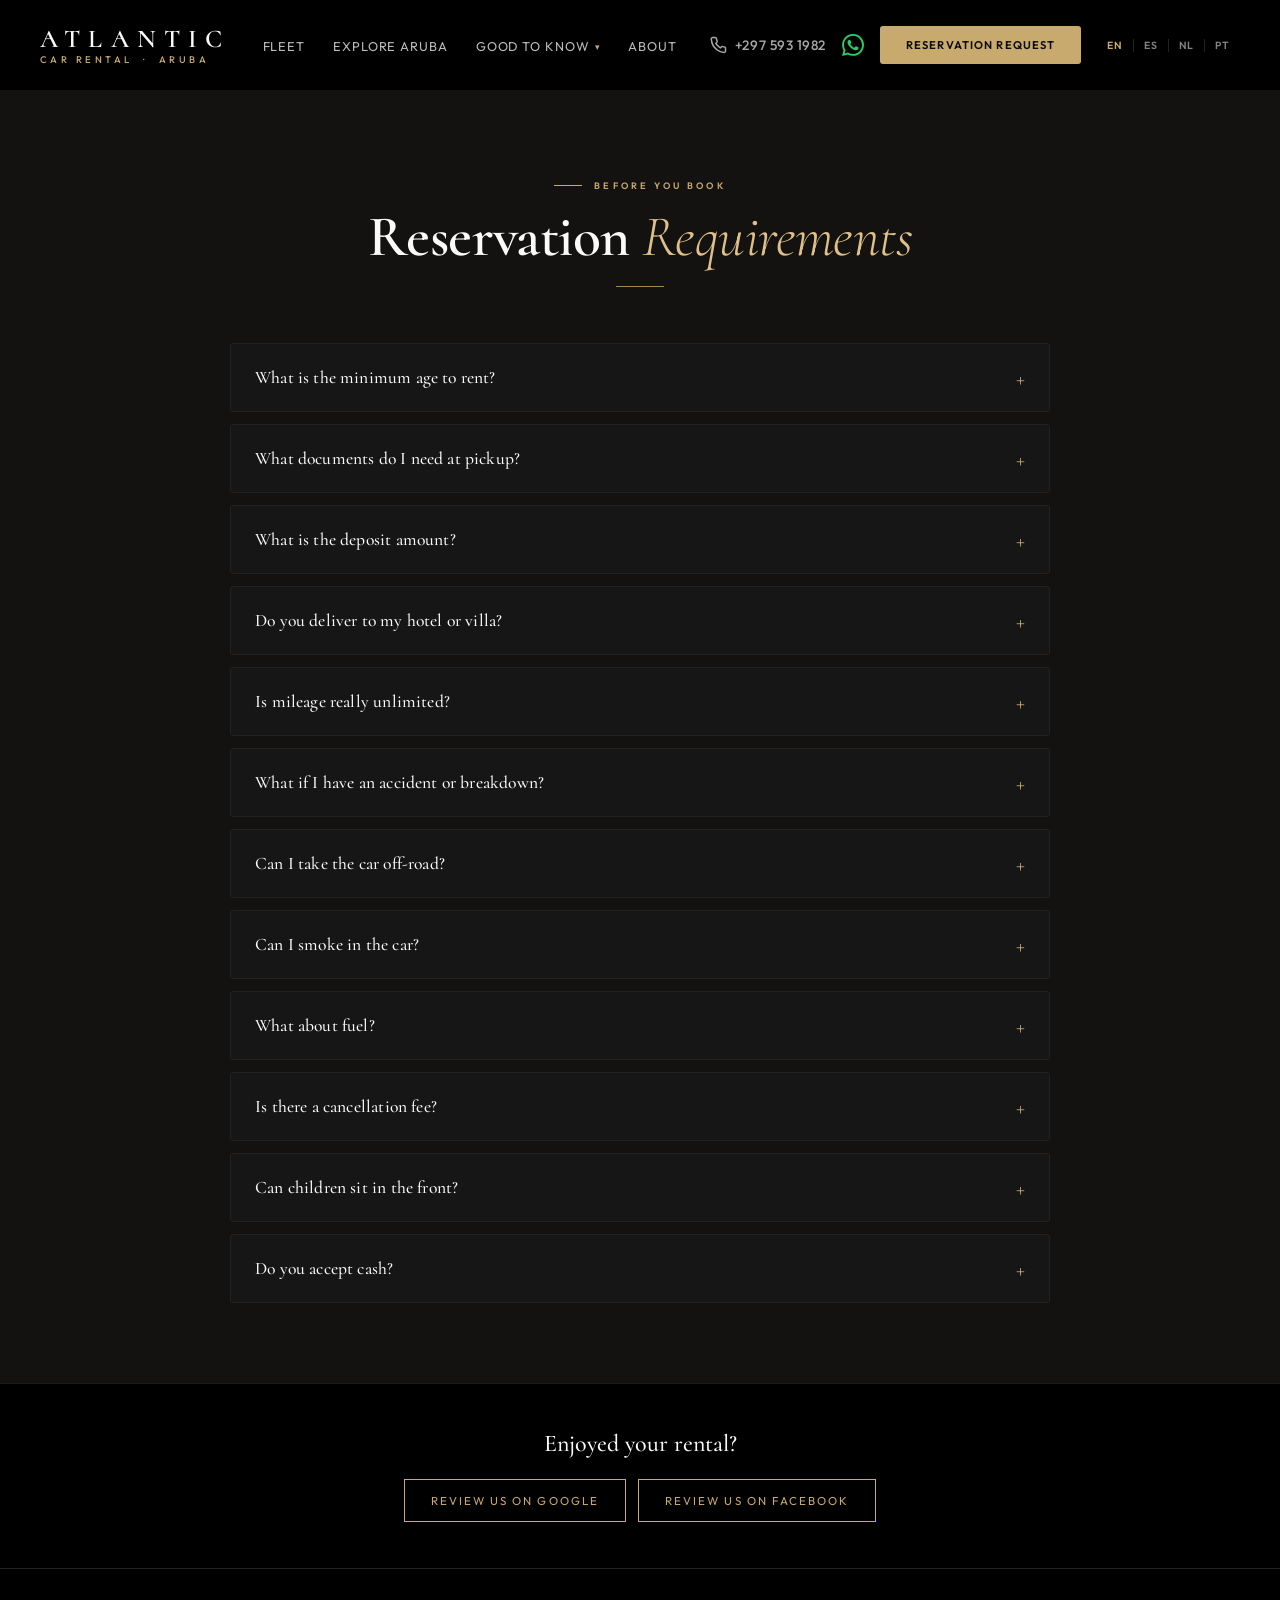
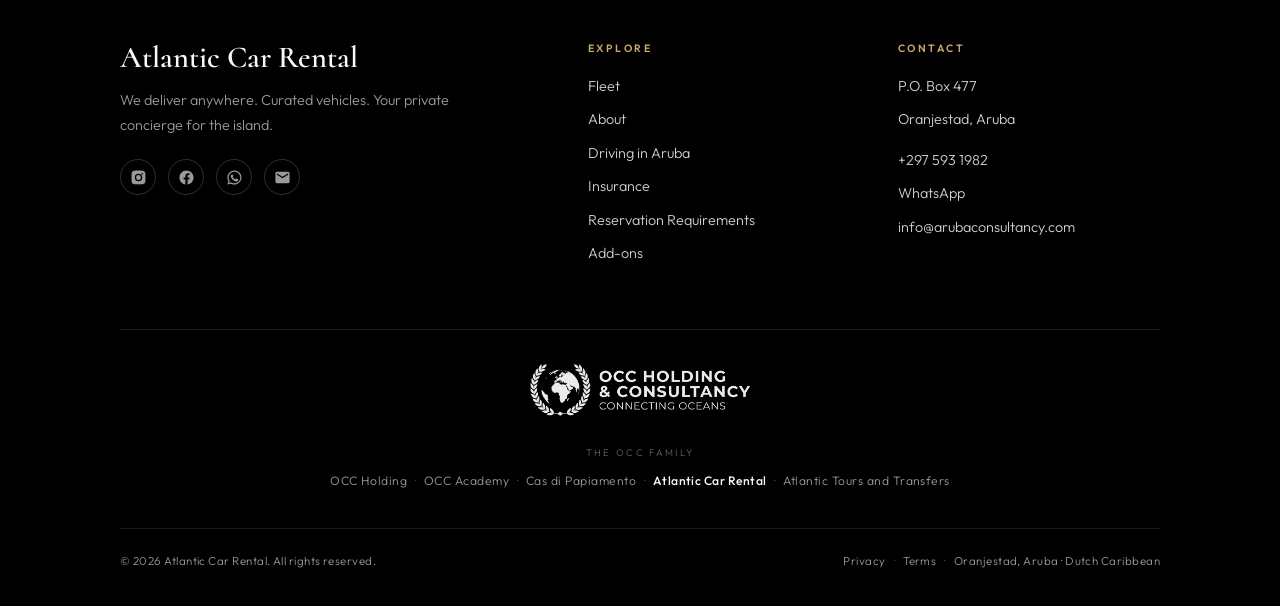
<file: reservation-requirements.html>
<!DOCTYPE html>
<html lang="en">
<head>
<meta charset="UTF-8"/>
<script>document.documentElement.classList.add('i18n-loading')</script>
<style>html.i18n-loading{visibility:hidden;background:#0A0A0A}</style>
<noscript><style>html.i18n-loading{visibility:visible}</style></noscript>
<meta name="viewport" content="width=device-width,initial-scale=1.0"/>
<title>Reservation Requirements | Atlantic Car Rental Aruba</title>
<meta name="description" content="What you need to rent with Atlantic Car Rental Aruba: minimum age, documents, deposit, and policies."/>
<link rel="icon" href="/favicon.ico" sizes="any">
<link rel="icon" type="image/png" sizes="32x32" href="/favicon-32.png">
<link rel="icon" type="image/png" sizes="16x16" href="/favicon-16.png">
<link rel="apple-touch-icon" href="/favicon-180.png">
<meta property="og:type" content="website">
<meta property="og:site_name" content="Atlantic Car Rental Aruba">
<meta property="og:title" content="Reservation Requirements | Atlantic Car Rental Aruba">
<meta property="og:description" content="What you need to rent with Atlantic Car Rental Aruba: minimum age, documents, deposit, and policies.">
<meta property="og:image" content="https://atlanticcarrentalaruba.com/og-image.png">
<meta property="og:image:width" content="1200">
<meta property="og:image:height" content="630">
<meta property="og:url" content="https://atlanticcarrentalaruba.com/reservation-requirements.html">
<link rel="canonical" href="https://atlanticcarrentalaruba.com/reservation-requirements.html"/>
<meta name="twitter:card" content="summary_large_image">
<meta name="twitter:title" content="Reservation Requirements | Atlantic Car Rental Aruba">
<link rel="preconnect" href="https://fonts.googleapis.com"/>
<link href="https://fonts.googleapis.com/css2?family=Cormorant:ital,wght@0,300;0,400;0,500;0,600;0,700;1,300;1,400;1,600&family=Outfit:wght@300;400;500;600;700&display=swap" rel="stylesheet"/>
<link rel="stylesheet" href="css/styles.css?v=7"/>
</head>
<body>

<!-- NAV -->
<nav id="nav">
  <a href="index.html" class="nav-wm">
    <span class="nav-wm-a">Atlantic</span>
    <span class="nav-wm-b">Car Rental &nbsp;&middot;&nbsp; Aruba</span>
  </a>
  <ul class="nlinks" id="nlinks">
    <li><a href="index.html#fleet" data-t="n_fl" onclick="closeMNav()">Fleet</a></li>
    <li><a href="index.html#aruba" data-t="n_ar" onclick="closeMNav()">Explore Aruba</a></li>
    <li class="nav-drop">
      <button type="button" class="nav-drop-btn" onclick="toggleGtkDrop(event)" aria-expanded="false" aria-haspopup="true">
        <span data-t="n_gtk">Good to Know</span><span class="nav-drop-caret" aria-hidden="true">&#9662;</span>
      </button>
      <ul class="nav-drop-menu">
        <li><a href="driving-in-aruba.html" data-t="n_dr" onclick="closeMNav()">Driving in Aruba</a></li>
        <li><a href="insurance.html" data-t="n_ins" onclick="closeMNav()">Insurance</a></li>
        <li><a href="reservation-requirements.html" data-t="n_rr" onclick="closeMNav()">Reservation Requirements</a></li>
        <li><a href="add-ons.html" data-t="n_ao" onclick="closeMNav()">Add-ons</a></li>
      </ul>
    </li>
    <li><a href="about.html" data-t="n_ab" onclick="closeMNav()">About</a></li>
  </ul>
  <div class="nav-right">
    <a href="tel:+2975931982" class="nav-phone" style="display:flex;align-items:center;gap:8px;color:rgba(255,255,255,.65);font-size:.85rem;font-weight:500;letter-spacing:.04em;transition:color .2s;text-decoration:none">
      <svg aria-hidden="true" width="18" height="18" viewBox="0 0 24 24" fill="none" stroke="currentColor" stroke-width="2"><path d="M22 16.92v3a2 2 0 01-2.18 2 19.79 19.79 0 01-8.63-3.07A19.5 19.5 0 013.07 4.18 2 2 0 015.06 2h3a2 2 0 012 1.72c.127.96.361 1.903.7 2.81a2 2 0 01-.45 2.11L9.09 9.91a16 16 0 006 6l1.27-1.27a2 2 0 012.11-.45c.907.339 1.85.573 2.81.7A2 2 0 0122 16.92z"/></svg>
      +297 593 1982
    </a>
    <a href="https://wa.me/2975931982" target="_blank" class="nav-whatsapp" aria-label="WhatsApp" style="align-items:center;color:rgba(255,255,255,.65);transition:color .2s;text-decoration:none">
      <svg aria-hidden="true" width="22" height="22" viewBox="0 0 24 24" fill="#25D366"><path d="M17.472 14.382c-.297-.149-1.758-.867-2.03-.967-.273-.099-.471-.148-.67.15-.197.297-.767.966-.94 1.164-.173.199-.347.223-.644.075-.297-.15-1.255-.463-2.39-1.475-.883-.788-1.48-1.761-1.653-2.059-.173-.297-.018-.458.13-.606.134-.133.298-.347.446-.52.149-.174.198-.298.298-.497.099-.198.05-.371-.025-.52-.075-.149-.669-1.612-.916-2.207-.242-.579-.487-.5-.669-.51-.173-.008-.371-.01-.57-.01-.198 0-.52.074-.792.372-.272.297-1.04 1.016-1.04 2.479 0 1.462 1.065 2.875 1.213 3.074.149.198 2.096 3.2 5.077 4.487.709.306 1.262.489 1.694.625.712.227 1.36.195 1.871.118.571-.085 1.758-.719 2.006-1.413.248-.694.248-1.289.173-1.413-.074-.124-.272-.198-.57-.347m-5.421 7.403h-.004a9.87 9.87 0 01-5.031-1.378l-.361-.214-3.741.982.998-3.648-.235-.374a9.86 9.86 0 01-1.51-5.26c.001-5.45 4.436-9.884 9.888-9.884 2.64 0 5.122 1.03 6.988 2.898a9.825 9.825 0 012.893 6.994c-.003 5.45-4.437 9.884-9.885 9.884m8.413-18.297A11.815 11.815 0 0012.05 0C5.495 0 .16 5.335.157 11.892c0 2.096.547 4.142 1.588 5.945L.057 24l6.305-1.654a11.882 11.882 0 005.683 1.448h.005c6.554 0 11.89-5.335 11.893-11.893a11.821 11.821 0 00-3.48-8.413z"/></svg>
    </a>
    <button class="nav-cta" onclick="location.href='index.html#contact'"><span class="cta-full" data-t="n_ct">Reservation Request</span><span class="cta-short" data-t="n_ct_s">Reserve</span></button>
    <div class="nav-lang">
      <button class="lbtn on" onclick="setL('en')">EN</button>
      <button class="lbtn" onclick="setL('es')">ES</button>
      <button class="lbtn" onclick="setL('nl')">NL</button>
      <button class="lbtn" onclick="setL('pt')">PT</button>
    </div>
    <button class="nav-toggle" aria-label="Menu" aria-expanded="false" onclick="toggleMNav()">&#9776;</button>
  </div>
</nav>

<!-- RESERVATION REQUIREMENTS -->
<section class="sec sec-alt">
  <div style="text-align:center;margin-bottom:48px">
    <div class="tag rv" style="justify-content:center" data-t="rr_tg">Before You Book</div>
    <h1 class="sh rv d1" data-t="rr_h">Reservation <em>Requirements</em></h1>
    <div class="rule rv d2" style="margin-left:auto;margin-right:auto"></div>
  </div>
  <div class="faq-list rv">
    <details class="faq-item"><summary data-t="rr1q">What is the minimum age to rent?</summary><p data-t="rr1a">You must be at least 23 years old with a valid driver's license.</p></details>
    <details class="faq-item"><summary data-t="rr2q">What documents do I need at pickup?</summary><p data-t="rr2a">A valid driver's license and your passport or government-issued ID are required. If your driver's license is not written in Latin script, an International Driving Permit (IDP) is required. A $200 security deposit is also required and may be provided by major credit card or cash.</p></details>
    <details class="faq-item"><summary data-t="rr3q">What is the deposit amount?</summary><p data-t="rr3a">A $200 security deposit is required. The deposit may be provided by major credit card or cash and is released or returned after the vehicle is returned in accordance with the rental agreement.</p></details>
    <details class="faq-item"><summary data-t="rr4q">Do you deliver to my hotel or villa?</summary><p data-t="rr4a">Yes. We deliver anywhere on the island &mdash; airport, hotel, villa, cruise port. Simply tell us your address or hotel name in your reservation request.</p></details>
    <details class="faq-item"><summary data-t="rr5q">Is mileage really unlimited?</summary><p data-t="rr5a">Yes. Every vehicle includes unlimited mileage. Drive the entire island as many times as you like.</p></details>
    <details class="faq-item"><summary data-t="rr6q">What if I have an accident or breakdown?</summary><p data-t="rr6a">Call us directly at +297 593 1982 or WhatsApp anytime &mdash; 24/7. For emergencies involving injury, dial 100 for police or 911 for ambulance, then call us.</p></details>
    <details class="faq-item"><summary data-t="rr7q">Can I take the car off-road?</summary><p data-t="rr7a">Only with our Jeep 4x4. Regular cars are not insured for unpaved roads, Arikok National Park, or the rugged north coast. Driving a non-4x4 off-road voids your insurance &mdash; see <a href="insurance.html" style="color:var(--gold);text-decoration:none">what's covered and excluded</a>.</p></details>
    <details class="faq-item"><summary data-t="rr8q">Can I smoke in the car?</summary><p data-t="rr8a">No. Atlantic vehicles are strictly non-smoking. A $250 cleaning fee applies if smoking is detected.</p></details>
    <details class="faq-item"><summary data-t="rr9q">What about fuel?</summary><p data-t="rr9a">You receive the car with a full tank. Please return it full. If returned with less fuel, we will refuel and add the cost plus a $15 refuelling service fee.</p></details>
    <details class="faq-item"><summary data-t="rr10q">Is there a cancellation fee?</summary><p data-t="rr10a">Cancellations made more than 48 hours before pickup are free. Within 48 hours, a $25 administrative fee may apply.</p></details>
    <details class="faq-item"><summary data-t="rr11q">Can children sit in the front?</summary><p data-t="rr11a">No. Children under 5 must be seated in the rear with an appropriate child seat. Infant and child seats are available at $5/day each &mdash; just request them at booking.</p></details>
    <details class="faq-item"><summary data-t="rr12q">Do you accept cash?</summary><p data-t="rr12a">Yes. We accept cash and major credit cards. Rental payments may also be made by approved bank transfer or supported cryptocurrency where arranged in advance. The $200 security deposit may be provided by cash or major credit card.</p></details>
  </div>
</section>

<!-- FOOTER -->
<section class="occr"><p class="occr-q" data-t="fo_rvq">Enjoyed your rental?</p><div class="occr-btns"><a href="https://share.google/9xUAUABJ2GxsoSKrb" target="_blank" rel="noopener" data-t="fo_rvg">Review us on Google</a><a href="https://www.facebook.com/share/1DmcNudvqe/" target="_blank" rel="noopener" data-t="fo_rvf">Review us on Facebook</a></div></section>
<footer class="occf"><div class="occf-wrap">
<div class="occf-grid">
<div class="occf-brand"><div class="occf-name">Atlantic Car Rental</div><p class="occf-tag" data-t="fo_tag">We deliver anywhere. Curated vehicles. Your private concierge for the island.</p><div class="occf-soc"><a href="https://www.instagram.com/atlanticcarrentalaruba" target="_blank" rel="noopener" aria-label="Instagram"><svg viewBox="0 0 24 24" fill="currentColor"><path d="M12 2.2c3.2 0 3.6 0 4.8.1 1.2.1 1.8.2 2.2.4.6.2 1 .5 1.4.9.4.4.7.8.9 1.4.2.4.4 1 .4 2.2.1 1.3.1 1.6.1 4.8s0 3.6-.1 4.8c-.1 1.2-.2 1.8-.4 2.2-.2.6-.5 1-.9 1.4-.4.4-.8.7-1.4.9-.4.2-1 .4-2.2.4-1.3.1-1.6.1-4.8.1s-3.6 0-4.8-.1c-1.2-.1-1.8-.2-2.2-.4-.6-.2-1-.5-1.4-.9-.4-.4-.7-.8-.9-1.4-.2-.4-.4-1-.4-2.2C2.2 15.6 2.2 15.2 2.2 12s0-3.6.1-4.8c.1-1.2.2-1.8.4-2.2.2-.6.5-1 .9-1.4.4-.4.8-.7 1.4-.9.4-.2 1-.4 2.2-.4C8.4 2.2 8.8 2.2 12 2.2zm0 4.6a5.2 5.2 0 1 0 0 10.4 5.2 5.2 0 0 0 0-10.4zm0 8.6a3.4 3.4 0 1 1 0-6.8 3.4 3.4 0 0 1 0 6.8zm5.4-9.9a1.2 1.2 0 1 0 0 2.4 1.2 1.2 0 0 0 0-2.4z"/></svg></a><a href="https://www.facebook.com/share/18JVxDgM2i/" target="_blank" rel="noopener" aria-label="Facebook"><svg viewBox="0 0 24 24" fill="currentColor"><path d="M12 2.04c-5.5 0-10 4.49-10 10.02 0 5 3.66 9.15 8.44 9.9v-7H7.9v-2.9h2.54V9.85c0-2.51 1.49-3.89 3.78-3.89 1.09 0 2.23.19 2.23.19v2.47h-1.26c-1.24 0-1.63.77-1.63 1.56v1.88h2.78l-.45 2.9h-2.33v7a10 10 0 0 0 8.44-9.9c0-5.53-4.5-10.02-10-10.02z"/></svg></a><a href="https://wa.me/2975931982" target="_blank" rel="noopener" aria-label="WhatsApp"><svg viewBox="0 0 24 24" fill="currentColor"><path d="M12 2a10 10 0 0 0-8.6 15.1L2 22l5-1.3A10 10 0 1 0 12 2zm0 18.2c-1.5 0-3-.4-4.2-1.2l-.3-.2-3 .8.8-2.9-.2-.3A8.2 8.2 0 1 1 12 20.2zm4.5-6.1c-.2-.1-1.5-.7-1.7-.8-.2-.1-.4-.1-.6.1l-.8 1c-.1.2-.3.2-.5.1a6.7 6.7 0 0 1-3.3-2.9c-.2-.4.2-.4.7-1.3.1-.2 0-.3 0-.4l-.8-1.8c-.2-.5-.4-.4-.6-.4h-.5c-.2 0-.4.1-.7.3-.2.3-.9.9-.9 2.2s.9 2.5 1.1 2.7c.1.2 1.8 2.8 4.4 3.9 1.6.7 2.3.8 3.1.6.5-.1 1.5-.6 1.7-1.2.2-.6.2-1.1.2-1.2-.1-.1-.3-.2-.5-.3z"/></svg></a><a href="mailto:info@arubaconsultancy.com" aria-label="Email"><svg viewBox="0 0 24 24" fill="currentColor"><path d="M20 4H4a2 2 0 0 0-2 2v12a2 2 0 0 0 2 2h16a2 2 0 0 0 2-2V6a2 2 0 0 0-2-2zm0 4-8 5-8-5V6l8 5 8-5v2z"/></svg></a></div></div>
<div class="occf-col"><h4 class="occf-h" data-t="fo_ex">Explore</h4><a href="index.html#fleet" data-t="fo_fl">Fleet</a><a href="about.html" data-t="fo_ab">About</a><a href="driving-in-aruba.html" data-t="fo_dr">Driving in Aruba</a><a href="insurance.html" data-t="fo_ins">Insurance</a><a href="reservation-requirements.html" data-t="fo_rr">Reservation Requirements</a><a href="add-ons.html" data-t="fo_ao">Add-ons</a></div>
<div class="occf-col"><h4 class="occf-h" data-t="fo_co">Contact</h4><span>P.O. Box 477</span><span>Oranjestad, Aruba</span><a class="gap" href="tel:+2975931982">+297 593 1982</a><a href="https://wa.me/2975931982" target="_blank" rel="noopener">WhatsApp</a><a href="mailto:info@arubaconsultancy.com">info@arubaconsultancy.com</a></div>
</div>
<div class="occf-rule"></div>
<div class="occf-occ"><img src="assets/occ-logo.png" alt="OCC Holding &amp; Consultancy, Connecting Oceans"></div>
<div class="occf-fam"><span class="occf-label" data-t="fo_fam">The OCC Family</span><a href="https://www.arubaconsultancy.com" target="_blank" rel="noopener">OCC Holding</a> <span class="dot">·</span> <a href="https://www.occacademyaruba.com" target="_blank" rel="noopener">OCC Academy</a> <span class="dot">·</span> <a href="https://www.casdipapiamento.com" target="_blank" rel="noopener">Cas di Papiamento</a> <span class="dot">·</span> <span class="occf-cur">Atlantic Car Rental</span> <span class="dot">·</span> <a href="https://www.atlantictoursaruba.com" target="_blank" rel="noopener">Atlantic Tours and Transfers</a></div>
<div class="occf-bot"><span>&copy; 2026 Atlantic Car Rental. <span data-t="fo_rt">All rights reserved.</span></span><span><a href="privacy.html" data-t="fo_pr">Privacy</a><span class="sep">·</span><a href="terms.html" data-t="fo_tc">Terms</a><span class="sep">·</span><span data-t="fo_pl">Oranjestad, Aruba · Dutch Caribbean</span></span></div>
</div></footer>

<script>
/* Mobile nav dropdown */
function toggleMNav(){
  const nl = document.getElementById('nlinks');
  const isOpen = nl.classList.toggle('open');
  document.querySelector('.nav-toggle').setAttribute('aria-expanded', String(isOpen));
}
function closeMNav(){
  document.getElementById('nlinks').classList.remove('open');
  document.querySelector('.nav-toggle').setAttribute('aria-expanded', 'false');
}

/* Good to Know nav dropdown -- click-toggle on desktop; always expanded
   (flat, non-interactive) inside the mobile hamburger via CSS. */
function toggleGtkDrop(e){
  e.preventDefault();
  const drop = e.currentTarget.closest('.nav-drop');
  const isOpen = drop.classList.toggle('open');
  e.currentTarget.setAttribute('aria-expanded', String(isOpen));
}
document.addEventListener('click', function(e){
  const openDrop = document.querySelector('.nav-drop.open');
  if (openDrop && !openDrop.contains(e.target)) {
    openDrop.classList.remove('open');
    openDrop.querySelector('.nav-drop-btn').setAttribute('aria-expanded', 'false');
  }
});

/* Scroll reveal */
document.querySelectorAll('.rv').forEach(el => {
  new IntersectionObserver(([e]) => { if (e.isIntersecting) el.classList.add('on'); }, {threshold: 0.07}).observe(el);
});
</script>

<script>
const T = {
en:{fo_rvq:"Enjoyed your rental?",fo_rvg:"Review us on Google",fo_rvf:"Review us on Facebook",fo_tag:"We deliver anywhere. Curated vehicles. Your private concierge for the island.",fo_ex:"Explore",fo_co:"Contact",fo_fl:"Fleet",fo_ab:"About",fo_dr:"Driving in Aruba",fo_ins:"Insurance",fo_rr:"Reservation Requirements",fo_ao:"Add-ons",fo_fam:"The OCC Family",fo_rt:"All rights reserved.",fo_pl:"Oranjestad, Aruba · Dutch Caribbean",fo_pr:"Privacy",fo_tc:"Terms",
  n_fl:"Fleet",n_ar:"Explore Aruba",n_ab:"About",n_ct:"Reservation Request",n_ct_s:"Reserve",
  n_gtk:"Good to Know",n_dr:"Driving in Aruba",n_ins:"Insurance",n_rr:"Reservation Requirements",n_ao:"Add-ons",
  fv_se:"Sedan",fv_su:"SUV",fv_lsu:"Large SUV",fv_je:"Jeep 4x4",fv_va:"Van",
  ft_tg:"We deliver anywhere. Curated vehicles. Your private concierge for the island.",
  ft_nv:"Navigate",ft_gtk:"Good to Know",ft_fl:"Our Fleet",ft_co:"Contact",ft_contact:"Contact",ft_wa:"WhatsApp",ft_email:"Email Us",
  ft_cp:"&copy; 2026 Atlantic Car Rental &middot; Aruba. All rights reserved.",
  ft_oc:"Part of OCC Holding &amp; Consultancy",ft_pr:"Privacy",ft_tc:"Terms",
  ft_rev:"Happy with your rental? Leave a review on Google or Facebook.",
  co_main:"Main Office",co_air2:"Airport Delivery",
  lg_disc:"Atlantic Car Rental is a brand of Atlantic Tours Transfers and Rentals, registered trade name of OCC Holding Real Estate Consultancy Private Charter Exclusive Tours Transfers Rentals V.B.A., Chamber of Commerce Aruba H51819.5.",
  rr_tg:"Before You Book",rr_h:"Reservation <em>Requirements</em>",
  rr1q:"What is the minimum age to rent?",rr1a:"You must be at least 23 years old with a valid driver's license.",
  rr2q:"What documents do I need at pickup?",rr2a:"A valid driver's license and your passport or government-issued ID are required. If your driver's license is not written in Latin script, an International Driving Permit (IDP) is required. A $200 security deposit is also required and may be provided by major credit card or cash.",
  rr3q:"What is the deposit amount?",rr3a:"A $200 security deposit is required. The deposit may be provided by major credit card or cash and is released or returned after the vehicle is returned in accordance with the rental agreement.",
  rr4q:"Do you deliver to my hotel or villa?",rr4a:"Yes. We deliver anywhere on the island — airport, hotel, villa, cruise port. Simply tell us your address or hotel name in your reservation request.",
  rr5q:"Is mileage really unlimited?",rr5a:"Yes. Every vehicle includes unlimited mileage. Drive the entire island as many times as you like.",
  rr6q:"What if I have an accident or breakdown?",rr6a:"Call us directly at +297 593 1982 or WhatsApp anytime — 24/7. For emergencies involving injury, dial 100 for police or 911 for ambulance, then call us.",
  rr7q:"Can I take the car off-road?",rr7a:"Only with our Jeep 4x4. Regular cars are not insured for unpaved roads, Arikok National Park, or the rugged north coast. Driving a non-4x4 off-road voids your insurance — see <a href=\"insurance.html\" style=\"color:var(--gold);text-decoration:none\">what's covered and excluded</a>.",
  rr8q:"Can I smoke in the car?",rr8a:"No. Atlantic vehicles are strictly non-smoking. A $250 cleaning fee applies if smoking is detected.",
  rr9q:"What about fuel?",rr9a:"You receive the car with a full tank. Please return it full. If returned with less fuel, we will refuel and add the cost plus a $15 refuelling service fee.",
  rr10q:"Is there a cancellation fee?",rr10a:"Cancellations made more than 48 hours before pickup are free. Within 48 hours, a $25 administrative fee may apply.",
  rr11q:"Can children sit in the front?",rr11a:"No. Children under 5 must be seated in the rear with an appropriate child seat. Infant and child seats are available at $5/day each — just request them at booking.",
  rr12q:"Do you accept cash?",rr12a:"Yes. We accept cash and major credit cards. Rental payments may also be made by approved bank transfer or supported cryptocurrency where arranged in advance. The $200 security deposit may be provided by cash or major credit card.",
},
es:{fo_rvq:"¿Disfrutó su alquiler?",fo_rvg:"Reseña en Google",fo_rvf:"Reseña en Facebook",fo_tag:"Entregamos en cualquier lugar. Vehículos seleccionados. Tu concierge privado en la isla.",fo_ex:"Explorar",fo_co:"Contacto",fo_fl:"Flota",fo_ab:"Nosotros",fo_dr:"Conducir en Aruba",fo_ins:"Seguro",fo_rr:"Requisitos de Reserva",fo_ao:"Extras",fo_fam:"La familia OCC",fo_rt:"Todos los derechos reservados.",fo_pl:"Oranjestad, Aruba · Caribe Neerlandés",fo_pr:"Privacidad",fo_tc:"Términos",
  n_fl:"Flota",n_ar:"Explorar Aruba",n_ab:"Nosotros",n_ct:"Reservar Ahora",n_ct_s:"Reservar",
  n_gtk:"Información Útil",n_dr:"Conducir en Aruba",n_ins:"Seguro",n_rr:"Requisitos de Reserva",n_ao:"Extras",
  fv_se:"Sedán",fv_su:"SUV",fv_lsu:"SUV Grande",fv_je:"Jeep 4x4",fv_va:"Van",
  ft_tg:"Entregamos en cualquier lugar. Vehículos curados. Tu concierge privado para la isla.",
  ft_nv:"Navegar",ft_gtk:"Información Útil",ft_fl:"Nuestra Flota",ft_co:"Contacto",ft_contact:"Contacto",ft_wa:"WhatsApp",ft_email:"Escríbenos",
  ft_cp:"&copy; 2026 Atlantic Car Rental &middot; Aruba. Todos los derechos reservados.",
  ft_oc:"Parte de OCC Holding &amp; Consultancy",ft_pr:"Privacidad",ft_tc:"Términos",
  ft_rev:"&iquest;Contento con tu alquiler? Déjanos una reseña en Google o Facebook.",
  co_main:"Oficina Principal",co_air2:"Entrega en Aeropuerto",
  lg_disc:"Atlantic Car Rental es una marca de Atlantic Tours Transfers and Rentals, nombre comercial registrado de OCC Holding Real Estate Consultancy Private Charter Exclusive Tours Transfers Rentals V.B.A., Cámara de Comercio de Aruba H51819.5.",
  rr_tg:"Antes de Reservar",rr_h:"Requisitos de <em>Reserva</em>",
  rr1q:"¿Cuál es la edad mínima para alquilar?",rr1a:"Debes tener al menos 23 años y una licencia de conducir válida.",
  rr2q:"¿Qué documentos necesito al retirar el vehículo?",rr2a:"Se requiere una licencia de conducir válida y tu pasaporte o identificación oficial. Si tu licencia no está en alfabeto latino, se requiere un Permiso Internacional de Conducir (IDP). También se requiere un depósito de seguridad de $200, que puede pagarse con tarjeta de crédito principal o en efectivo.",
  rr3q:"¿Cuál es el monto del depósito?",rr3a:"Se requiere un depósito de seguridad de $200. El depósito puede pagarse con tarjeta de crédito principal o en efectivo, y se libera o devuelve después de que el vehículo sea devuelto conforme al contrato de alquiler.",
  rr4q:"¿Entregan el auto en mi hotel o villa?",rr4a:"Sí. Entregamos en cualquier lugar de la isla — aeropuerto, hotel, villa, puerto de cruceros. Solo indícanos tu dirección o el nombre del hotel en tu solicitud de reserva.",
  rr5q:"¿El kilometraje realmente es ilimitado?",rr5a:"Sí. Todos los vehículos incluyen kilometraje ilimitado. Recorre toda la isla las veces que quieras.",
  rr6q:"¿Qué pasa si tengo un accidente o una avería?",rr6a:"Llámanos directamente al +297 593 1982 o escríbenos por WhatsApp en cualquier momento — 24/7. En emergencias con heridos, marca el 100 para la policía o el 911 para ambulancia, y luego llámanos.",
  rr7q:"¿Puedo llevar el auto fuera de la carretera?",rr7a:"Solo con nuestro Jeep 4x4. Los autos normales no están asegurados para caminos sin pavimentar, el Parque Nacional Arikok ni la accidentada costa norte. Conducir fuera de carretera con un vehículo que no sea 4x4 anula tu seguro — consulta <a href=\"insurance.html\" style=\"color:var(--gold);text-decoration:none\">qué está cubierto y qué no</a>.",
  rr8q:"¿Puedo fumar en el auto?",rr8a:"No. Los vehículos de Atlantic son estrictamente libres de humo. Se aplica una tarifa de limpieza de $250 si se detecta que se ha fumado.",
  rr9q:"¿Qué pasa con el combustible?",rr9a:"Recibes el auto con el tanque lleno. Por favor, devuélvelo lleno. Si lo devuelves con menos combustible, lo rellenaremos y añadiremos el costo más una tarifa de repostaje de $15.",
  rr10q:"¿Hay una tarifa de cancelación?",rr10a:"Las cancelaciones hechas con más de 48 horas de anticipación son gratuitas. Dentro de las 48 horas, puede aplicarse una tarifa administrativa de $25.",
  rr11q:"¿Pueden los niños ir en el asiento delantero?",rr11a:"No. Los menores de 5 años deben ir en el asiento trasero con la silla infantil adecuada. Las sillas para bebé y niño están disponibles a $5/día cada una — solo solicítalas al reservar.",
  rr12q:"¿Aceptan efectivo?",rr12a:"Sí. Aceptamos efectivo y las principales tarjetas de crédito. Los pagos del alquiler también pueden hacerse por transferencia bancaria aprobada o criptomoneda compatible, coordinado con anticipación. El depósito de seguridad de $200 puede pagarse en efectivo o con tarjeta de crédito principal.",
},
nl:{fo_rvq:"Tevreden over uw huurauto?",fo_rvg:"Beoordeel ons op Google",fo_rvf:"Beoordeel ons op Facebook",fo_tag:"Wij bezorgen overal. Zorgvuldig geselecteerde voertuigen. Uw privéconciërge op het eiland.",fo_ex:"Ontdek",fo_co:"Contact",fo_fl:"Vloot",fo_ab:"Over Ons",fo_dr:"Rijden in Aruba",fo_ins:"Verzekering",fo_rr:"Reserveringsvereisten",fo_ao:"Extra's",fo_fam:"De OCC-familie",fo_rt:"Alle rechten voorbehouden.",fo_pl:"Oranjestad, Aruba · Nederlandse Cariben",fo_pr:"Privacy",fo_tc:"Voorwaarden",
  n_fl:"Vloot",n_ar:"Ontdek Aruba",n_ab:"Over Ons",n_ct:"Nu Reserveren",n_ct_s:"Reserveer",
  n_gtk:"Goed om te Weten",n_dr:"Rijden in Aruba",n_ins:"Verzekering",n_rr:"Reserveringsvereisten",n_ao:"Extra's",
  fv_se:"Sedan",fv_su:"SUV",fv_lsu:"Grote SUV",fv_je:"Jeep 4x4",fv_va:"Van",
  ft_tg:"Wij bezorgen overal. Gecureerde voertuigen. Uw privé concierge voor het eiland.",
  ft_nv:"Navigeren",ft_gtk:"Goed om te Weten",ft_fl:"Onze Vloot",ft_co:"Contact",ft_contact:"Contact",ft_wa:"WhatsApp",ft_email:"Mail Ons",
  ft_cp:"&copy; 2026 Atlantic Car Rental &middot; Aruba. Alle rechten voorbehouden.",
  ft_oc:"Onderdeel van OCC Holding &amp; Consultancy",ft_pr:"Privacy",ft_tc:"Voorwaarden",
  ft_rev:"Tevreden over je huurauto? Laat een review achter op Google of Facebook.",
  co_main:"Hoofdkantoor",co_air2:"Levering op Luchthaven",
  lg_disc:"Atlantic Car Rental is een merk van Atlantic Tours Transfers and Rentals, geregistreerde handelsnaam van OCC Holding Real Estate Consultancy Private Charter Exclusive Tours Transfers Rentals V.B.A., Kamer van Koophandel Aruba H51819.5.",
  rr_tg:"Voordat U Boekt",rr_h:"Reserverings<em>vereisten</em>",
  rr1q:"Wat is de minimumleeftijd om te huren?",rr1a:"U moet minstens 23 jaar oud zijn en een geldig rijbewijs hebben.",
  rr2q:"Welke documenten heb ik nodig bij het ophalen?",rr2a:"Een geldig rijbewijs en uw paspoort of een door de overheid uitgegeven identiteitsbewijs zijn vereist. Als uw rijbewijs niet in het Latijnse schrift is, is een internationaal rijbewijs (IDP) vereist. Een borg van $200 is ook vereist en kan worden voldaan met een grote creditcard of contant.",
  rr3q:"Hoe hoog is de borg?",rr3a:"Er is een borg van $200 vereist. De borg kan worden voldaan met een grote creditcard of contant en wordt vrijgegeven of terugbetaald nadat het voertuig is teruggebracht, in overeenstemming met de huurovereenkomst.",
  rr4q:"Bezorgen jullie bij mijn hotel of villa?",rr4a:"Ja. Wij bezorgen overal op het eiland — luchthaven, hotel, villa, cruisehaven. Vermeld eenvoudig uw adres of hotelnaam in uw reserveringsaanvraag.",
  rr5q:"Is het aantal kilometers echt onbeperkt?",rr5a:"Ja. Elk voertuig heeft onbeperkte kilometers. Rijd zo vaak als u wilt over het hele eiland.",
  rr6q:"Wat als ik een ongeval of pech heb?",rr6a:"Bel ons rechtstreeks op +297 593 1982 of app ons op elk moment — 24/7. Bij noodgevallen met letsel belt u 100 voor de politie of 911 voor een ambulance, en belt u ons daarna.",
  rr7q:"Mag ik met de auto offroad rijden?",rr7a:"Alleen met onze Jeep 4x4. Gewone auto's zijn niet verzekerd voor onverharde wegen, Arikok National Park of de ruige noordkust. Offroad rijden met een niet-4x4 maakt uw verzekering ongeldig — zie <a href=\"insurance.html\" style=\"color:var(--gold);text-decoration:none\">wat gedekt is en wat niet</a>.",
  rr8q:"Mag ik roken in de auto?",rr8a:"Nee. Voertuigen van Atlantic zijn strikt rookvrij. Bij vastgesteld roken wordt een schoonmaakkosten van $250 in rekening gebracht.",
  rr9q:"Hoe zit het met brandstof?",rr9a:"U ontvangt de auto met een volle tank. Lever deze ook vol in. Bij inlevering met minder brandstof tanken wij bij en brengen wij de kosten plus een bijtankservicekosten van $15 in rekening.",
  rr10q:"Zijn er annuleringskosten?",rr10a:"Annuleringen meer dan 48 uur voor ophalen zijn gratis. Binnen 48 uur kunnen $25 administratiekosten van toepassing zijn.",
  rr11q:"Mogen kinderen voorin zitten?",rr11a:"Nee. Kinderen onder de 5 jaar moeten achterin zitten met een geschikt kinderzitje. Baby- en kinderzitjes zijn beschikbaar voor $5/dag per stuk — vraag deze eenvoudig aan bij het boeken.",
  rr12q:"Accepteren jullie contant geld?",rr12a:"Ja. Wij accepteren contant geld en de grote creditcards. Huurbetalingen kunnen ook worden gedaan via een goedgekeurde bankoverschrijving of ondersteunde cryptovaluta, indien vooraf geregeld. De borg van $200 kan contant of met een grote creditcard worden voldaan.",
},
pt:{fo_rvq:"Gostou do seu aluguel?",fo_rvg:"Avalie-nos no Google",fo_rvf:"Avalie-nos no Facebook",fo_tag:"Entregamos em qualquer lugar. Veículos selecionados. Seu concierge particular na ilha.",fo_ex:"Explorar",fo_co:"Contato",fo_fl:"Frota",fo_ab:"Sobre Nós",fo_dr:"Dirigindo em Aruba",fo_ins:"Seguro",fo_rr:"Requisitos de Reserva",fo_ao:"Extras",fo_fam:"A família OCC",fo_rt:"Todos os direitos reservados.",fo_pl:"Oranjestad, Aruba · Caribe Holandês",fo_pr:"Privacidade",fo_tc:"Termos",
  n_fl:"Frota",n_ar:"Explorar Aruba",n_ab:"Sobre Nós",n_ct:"Reservar Agora",n_ct_s:"Reservar",
  n_gtk:"Bom Saber",n_dr:"Dirigindo em Aruba",n_ins:"Seguro",n_rr:"Requisitos de Reserva",n_ao:"Extras",
  fv_se:"Sedan",fv_su:"SUV",fv_lsu:"SUV Grande",fv_je:"Jeep 4x4",fv_va:"Van",
  ft_tg:"Entregamos em qualquer lugar. Veículos curados. Seu concierge privado para a ilha.",
  ft_nv:"Navegar",ft_gtk:"Bom Saber",ft_fl:"Nossa Frota",ft_co:"Contato",ft_contact:"Contato",ft_wa:"WhatsApp",ft_email:"Envie um E-mail",
  ft_cp:"&copy; 2026 Atlantic Car Rental &middot; Aruba. Todos os direitos reservados.",
  ft_oc:"Parte da OCC Holding &amp; Consultancy",ft_pr:"Privacidade",ft_tc:"Termos",
  ft_rev:"Satisfeito com o seu aluguer? Deixe uma avaliação no Google ou Facebook.",
  co_main:"Escritório Principal",co_air2:"Entrega no Aeroporto",
  lg_disc:"Atlantic Car Rental é uma marca da Atlantic Tours Transfers and Rentals, nome comercial registrado da OCC Holding Real Estate Consultancy Private Charter Exclusive Tours Transfers Rentals V.B.A., Câmara de Comércio de Aruba H51819.5.",
  rr_tg:"Antes de Reservar",rr_h:"Requisitos de <em>Reserva</em>",
  rr1q:"Qual é a idade mínima para alugar?",rr1a:"Você deve ter pelo menos 23 anos e uma carteira de motorista válida.",
  rr2q:"Quais documentos preciso na retirada?",rr2a:"É necessária uma carteira de motorista válida e seu passaporte ou documento de identidade oficial. Se sua carteira de motorista não estiver em alfabeto latino, é necessária uma Permissão Internacional para Dirigir (IDP). Também é necessário um depósito de segurança de $200, que pode ser feito com cartão de crédito ou dinheiro.",
  rr3q:"Qual é o valor do depósito?",rr3a:"É necessário um depósito de segurança de $200. O depósito pode ser feito com cartão de crédito ou dinheiro e é liberado ou devolvido após a devolução do veículo, de acordo com o contrato de aluguel.",
  rr4q:"Vocês entregam no meu hotel ou vila?",rr4a:"Sim. Entregamos em qualquer lugar da ilha — aeroporto, hotel, vila, porto de cruzeiros. Basta informar seu endereço ou o nome do hotel no seu pedido de reserva.",
  rr5q:"A quilometragem é realmente ilimitada?",rr5a:"Sim. Todos os veículos incluem quilometragem ilimitada. Percorra a ilha inteira quantas vezes quiser.",
  rr6q:"E se eu tiver um acidente ou pane?",rr6a:"Ligue diretamente para nós em +297 593 1982 ou chame no WhatsApp a qualquer hora — 24/7. Em emergências com feridos, ligue 100 para a polícia ou 911 para ambulância, e depois ligue para nós.",
  rr7q:"Posso levar o carro para fora da estrada?",rr7a:"Somente com o nosso Jeep 4x4. Carros comuns não têm seguro para estradas não pavimentadas, o Parque Nacional Arikok ou a costa norte acidentada. Dirigir fora da estrada com um veículo que não seja 4x4 anula o seu seguro — veja <a href=\"insurance.html\" style=\"color:var(--gold);text-decoration:none\">o que é coberto e o que não é</a>.",
  rr8q:"Posso fumar no carro?",rr8a:"Não. Os veículos da Atlantic são estritamente livres de fumo. Uma taxa de limpeza de $250 se aplica caso seja detectado que houve fumo.",
  rr9q:"E o combustível?",rr9a:"Você recebe o carro com o tanque cheio. Por favor, devolva-o cheio. Se for devolvido com menos combustível, nós reabasteceremos e adicionaremos o custo mais uma taxa de reabastecimento de $15.",
  rr10q:"Há taxa de cancelamento?",rr10a:"Cancelamentos feitos com mais de 48 horas de antecedência são gratuitos. Dentro de 48 horas, pode ser aplicada uma taxa administrativa de $25.",
  rr11q:"Crianças podem sentar na frente?",rr11a:"Não. Crianças menores de 5 anos devem sentar no banco de trás com uma cadeira infantil apropriada. Cadeiras de bebê e infantis estão disponíveis por $5/dia cada — basta solicitá-las na reserva.",
  rr12q:"Vocês aceitam dinheiro?",rr12a:"Sim. Aceitamos dinheiro e os principais cartões de crédito. Os pagamentos do aluguel também podem ser feitos por transferência bancária aprovada ou criptomoeda suportada, quando combinado com antecedência. O depósito de segurança de $200 pode ser feito em dinheiro ou cartão de crédito.",
},
};

let lang = 'en';
function setL(l) {
  lang = l;
  try { localStorage.setItem('atlantic_lang', l); } catch (e) {}
  document.querySelectorAll('.lbtn').forEach(b => b.classList.remove('on'));
  document.querySelector(`.lbtn[onclick="setL('${l}')"]`).classList.add('on');
  const d = T[l];
  document.querySelectorAll('[data-t]').forEach(el => {
    const k = el.getAttribute('data-t');
    if (d[k] !== undefined) el.innerHTML = d[k];
  });
  document.documentElement.lang = l === 'pt' ? 'pt-BR' : l;
}
(function() {
  let stored = null;
  try { stored = localStorage.getItem('atlantic_lang'); } catch (e) {}
  if (stored === 'en' || stored === 'es' || stored === 'nl' || stored === 'pt') {
    setL(stored);
  } else {
    const bl = (navigator.language || 'en').toLowerCase();
    if (bl.startsWith('es')) setL('es');
    else if (bl.startsWith('nl')) setL('nl');
    else if (bl.startsWith('pt')) setL('pt');
    else setL('en');
  }
  document.documentElement.classList.remove('i18n-loading');
})();
</script>
</body>
</html>
</file>
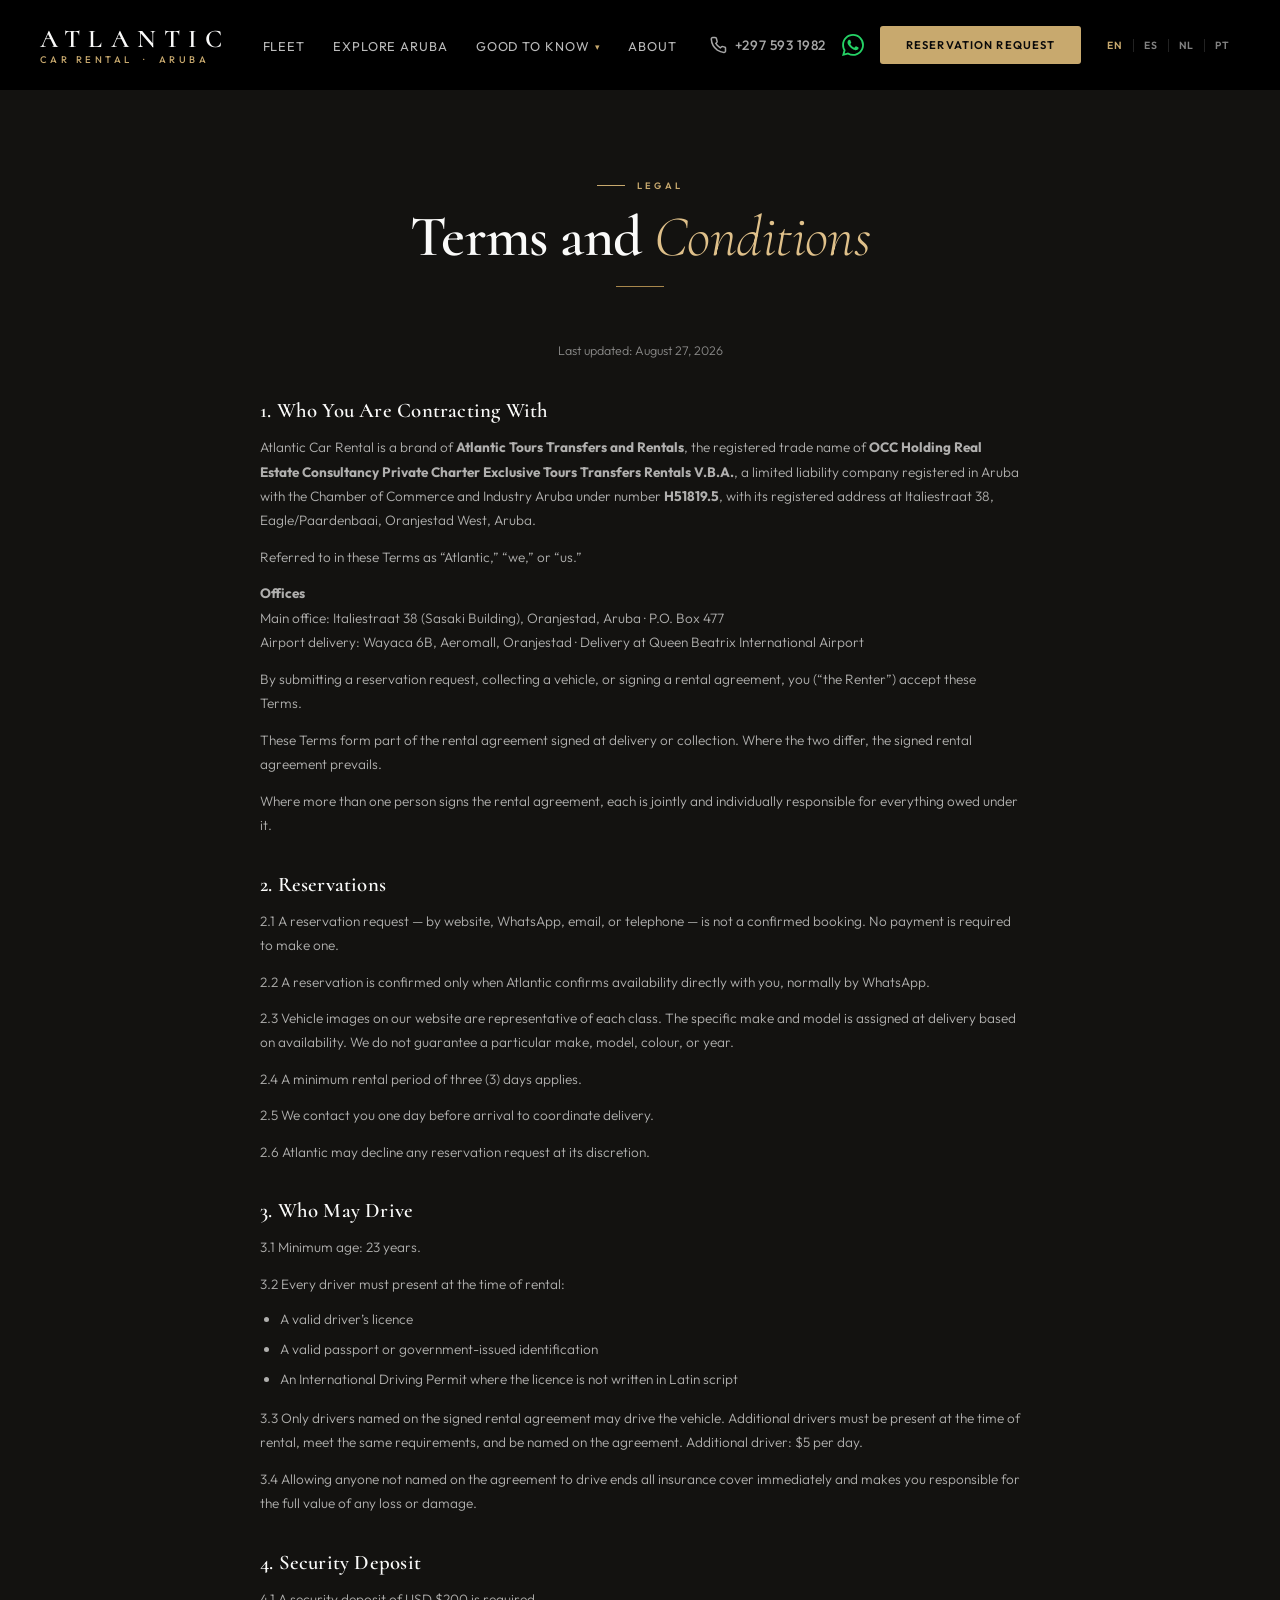
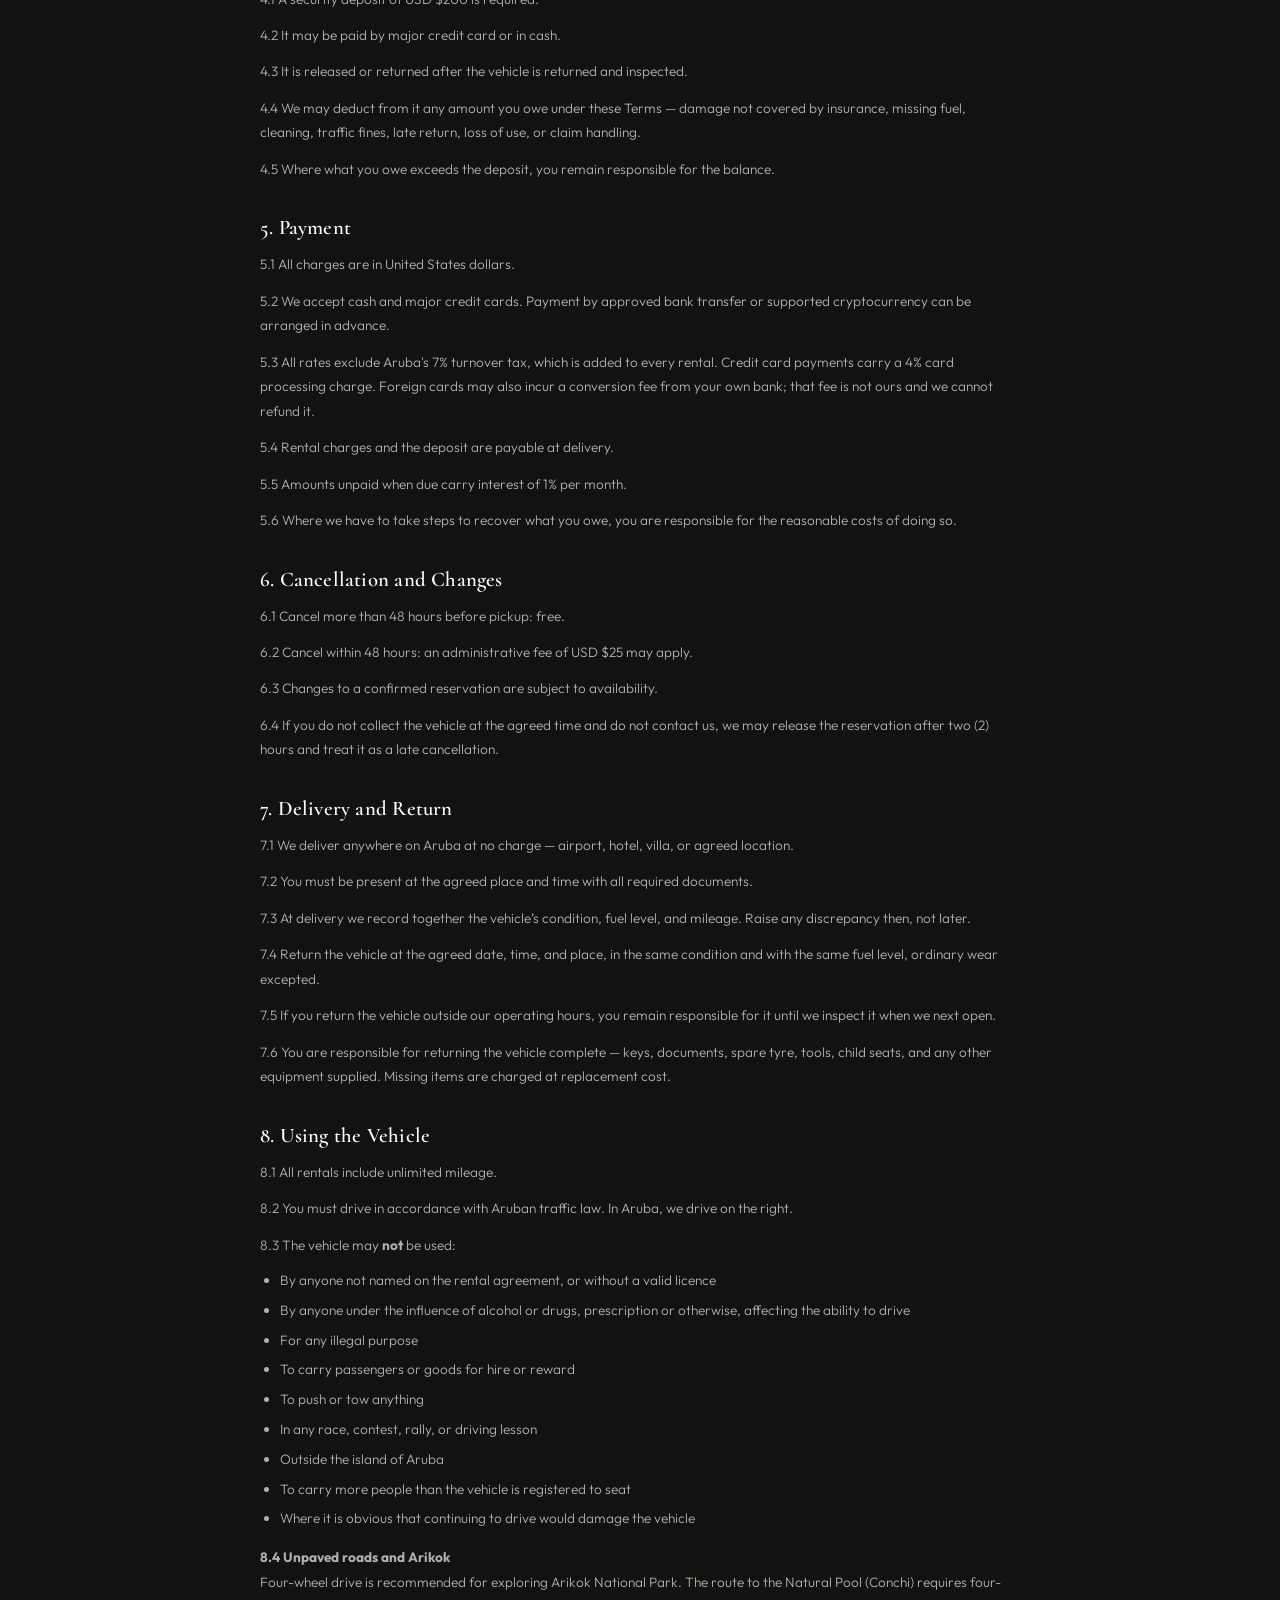
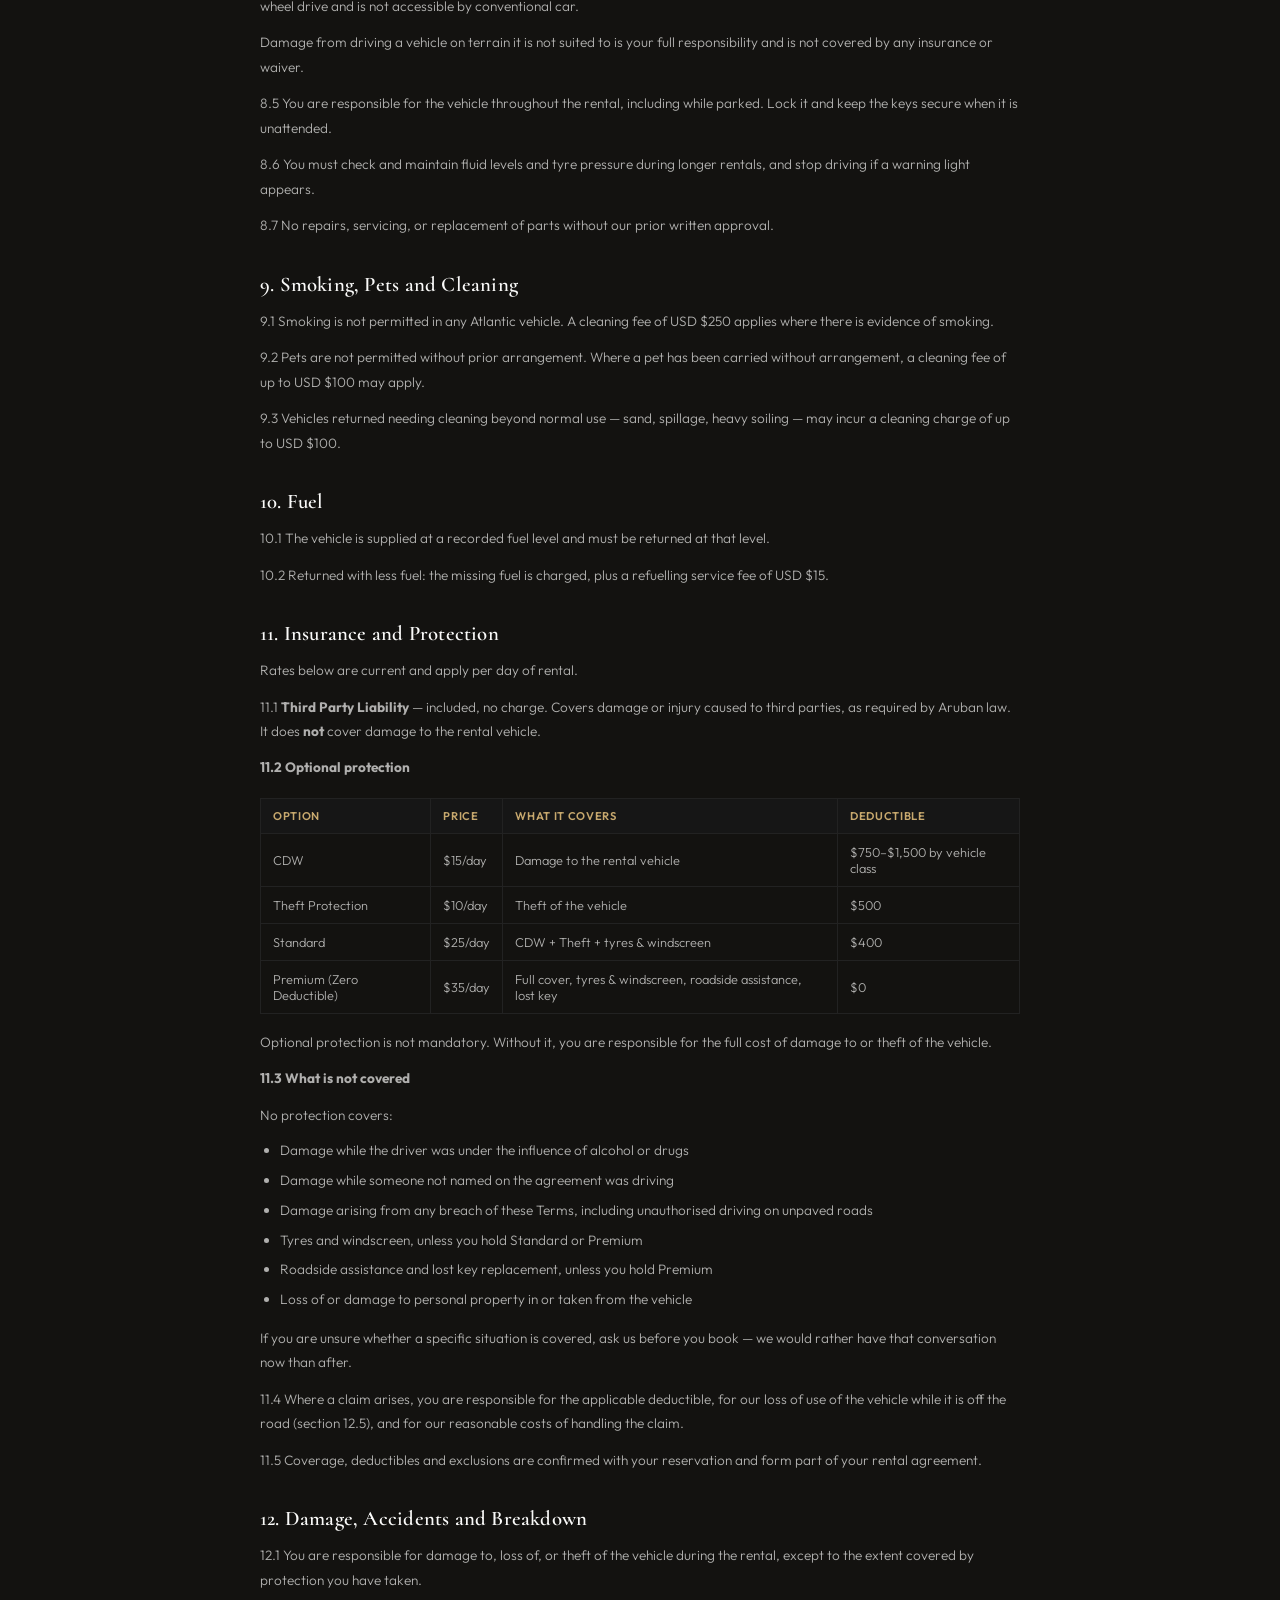
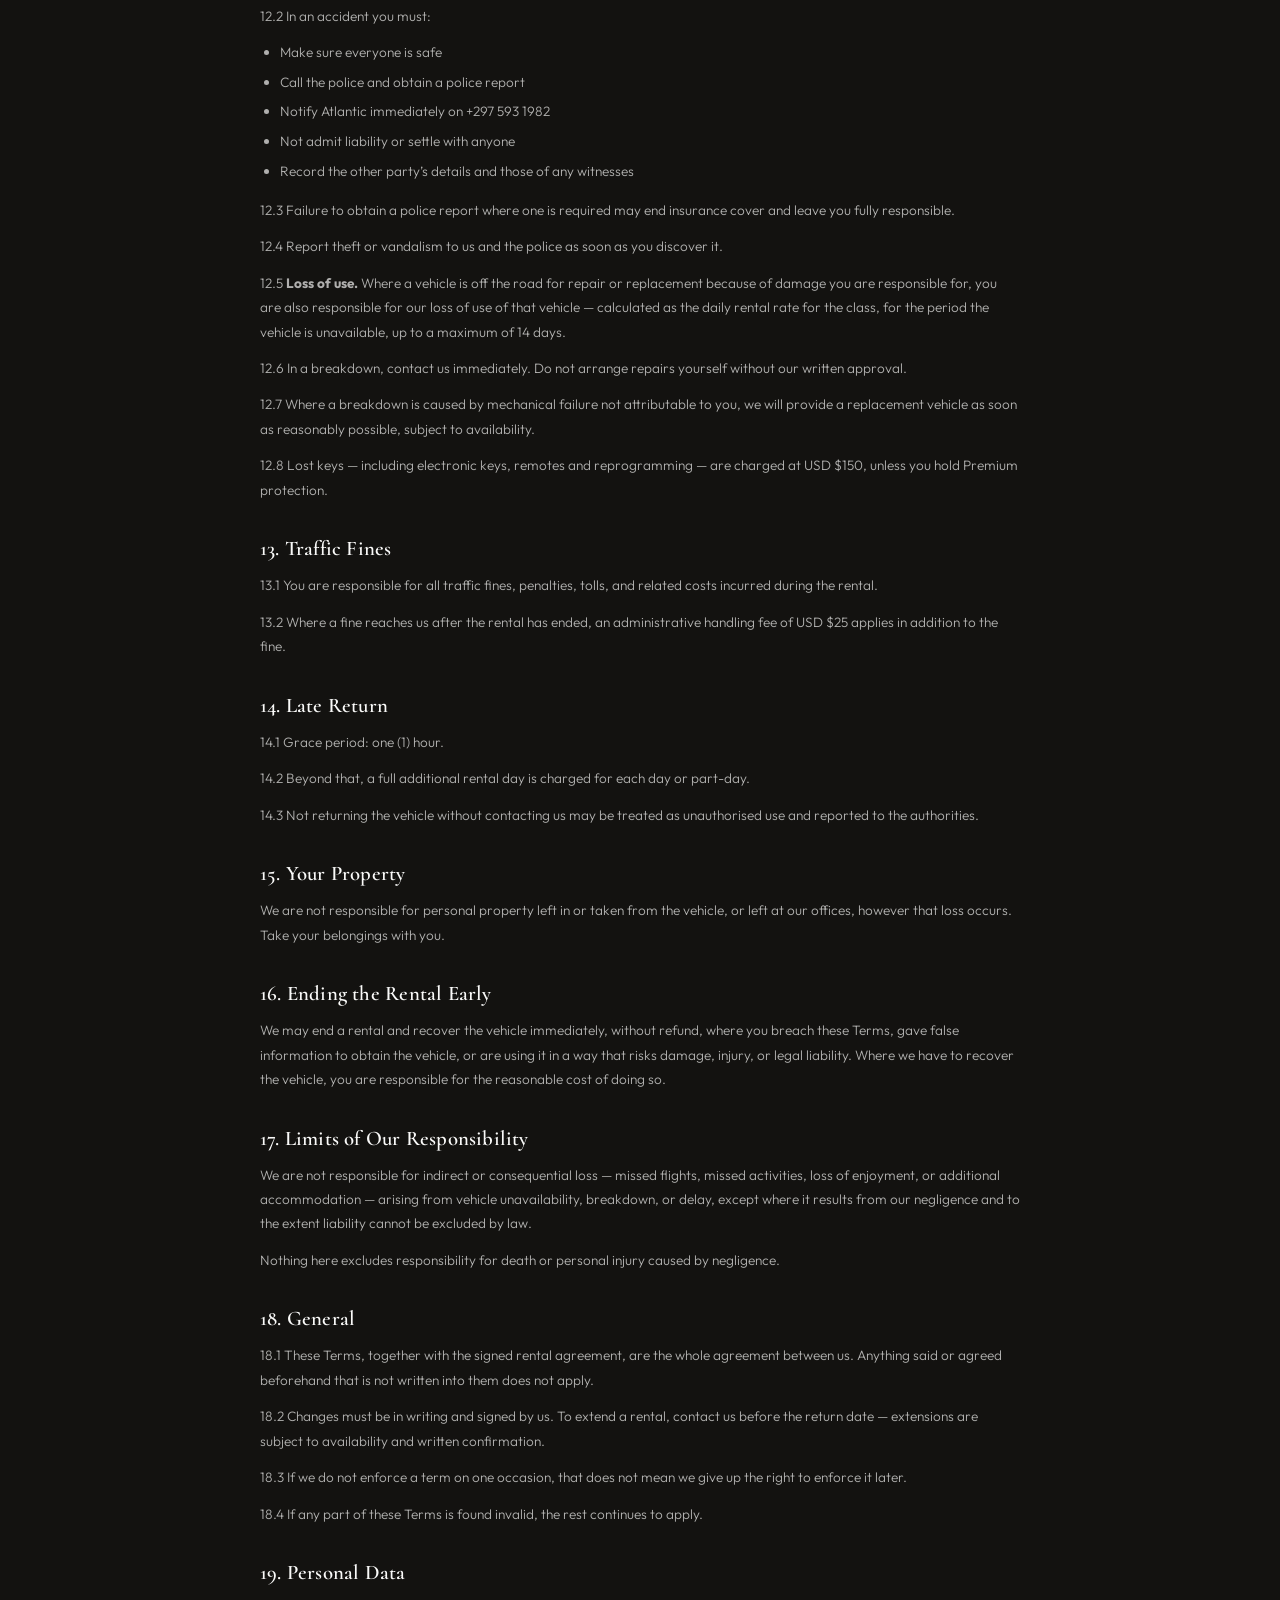
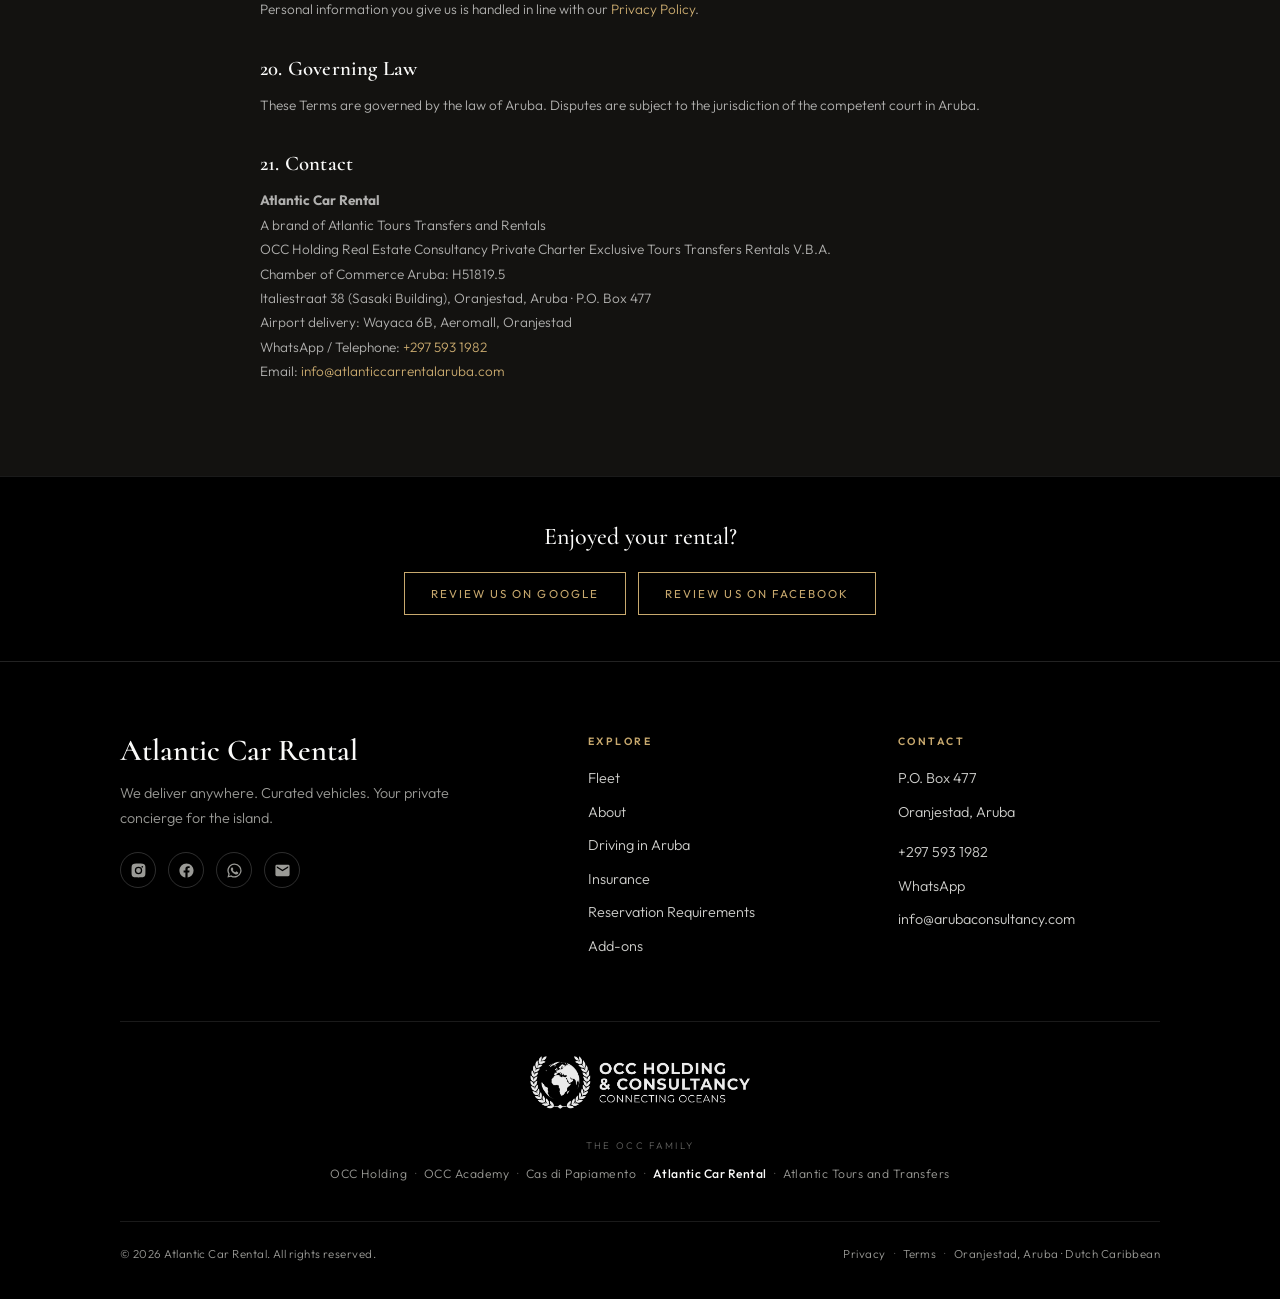
<file: terms.html>
<!DOCTYPE html>
<html lang="en">
<head>
<meta charset="UTF-8"/>
<script>document.documentElement.classList.add('i18n-loading')</script>
<style>html.i18n-loading{visibility:hidden;background:#0A0A0A}</style>
<noscript><style>html.i18n-loading{visibility:visible}</style></noscript>
<meta name="viewport" content="width=device-width,initial-scale=1.0"/>
<title>Terms and Conditions | Atlantic Car Rental Aruba</title>
<meta name="description" content="Rental terms for Atlantic Car Rental Aruba: reservations, driver requirements, security deposit, insurance and protection, cancellation policy, and vehicle use."/>
<link rel="icon" href="/favicon.ico" sizes="any">
<link rel="icon" type="image/png" sizes="32x32" href="/favicon-32.png">
<link rel="icon" type="image/png" sizes="16x16" href="/favicon-16.png">
<link rel="apple-touch-icon" href="/favicon-180.png">
<meta property="og:type" content="website">
<meta property="og:site_name" content="Atlantic Car Rental Aruba">
<meta property="og:title" content="Terms and Conditions | Atlantic Car Rental Aruba">
<meta property="og:description" content="Rental terms for Atlantic Car Rental Aruba: reservations, driver requirements, security deposit, insurance and protection, cancellation policy, and vehicle use.">
<meta property="og:image" content="https://atlanticcarrentalaruba.com/og-image.png">
<meta property="og:image:width" content="1200">
<meta property="og:image:height" content="630">
<meta property="og:url" content="https://atlanticcarrentalaruba.com/terms.html">
<link rel="canonical" href="https://atlanticcarrentalaruba.com/terms.html"/>
<meta name="twitter:card" content="summary_large_image">
<meta name="twitter:title" content="Terms and Conditions | Atlantic Car Rental Aruba">
<link rel="preconnect" href="https://fonts.googleapis.com"/>
<link href="https://fonts.googleapis.com/css2?family=Cormorant:ital,wght@0,300;0,400;0,500;0,600;0,700;1,300;1,400;1,600&family=Outfit:wght@300;400;500;600;700&display=swap" rel="stylesheet"/>
<link rel="stylesheet" href="css/styles.css?v=7"/>
</head>
<body>

<!-- NAV -->
<nav id="nav">
  <a href="index.html" class="nav-wm">
    <span class="nav-wm-a">Atlantic</span>
    <span class="nav-wm-b">Car Rental &nbsp;&middot;&nbsp; Aruba</span>
  </a>
  <ul class="nlinks" id="nlinks">
    <li><a href="index.html#fleet" data-t="n_fl" onclick="closeMNav()">Fleet</a></li>
    <li><a href="index.html#aruba" data-t="n_ar" onclick="closeMNav()">Explore Aruba</a></li>
    <li class="nav-drop">
      <button type="button" class="nav-drop-btn" onclick="toggleGtkDrop(event)" aria-expanded="false" aria-haspopup="true">
        <span data-t="n_gtk">Good to Know</span><span class="nav-drop-caret" aria-hidden="true">&#9662;</span>
      </button>
      <ul class="nav-drop-menu">
        <li><a href="driving-in-aruba.html" data-t="n_dr" onclick="closeMNav()">Driving in Aruba</a></li>
        <li><a href="insurance.html" data-t="n_ins" onclick="closeMNav()">Insurance</a></li>
        <li><a href="reservation-requirements.html" data-t="n_rr" onclick="closeMNav()">Reservation Requirements</a></li>
        <li><a href="add-ons.html" data-t="n_ao" onclick="closeMNav()">Add-ons</a></li>
      </ul>
    </li>
    <li><a href="about.html" data-t="n_ab" onclick="closeMNav()">About</a></li>
  </ul>
  <div class="nav-right">
    <a href="tel:+2975931982" class="nav-phone" style="display:flex;align-items:center;gap:8px;color:rgba(255,255,255,.65);font-size:.85rem;font-weight:500;letter-spacing:.04em;transition:color .2s;text-decoration:none">
      <svg aria-hidden="true" width="18" height="18" viewBox="0 0 24 24" fill="none" stroke="currentColor" stroke-width="2"><path d="M22 16.92v3a2 2 0 01-2.18 2 19.79 19.79 0 01-8.63-3.07A19.5 19.5 0 013.07 4.18 2 2 0 015.06 2h3a2 2 0 012 1.72c.127.96.361 1.903.7 2.81a2 2 0 01-.45 2.11L9.09 9.91a16 16 0 006 6l1.27-1.27a2 2 0 012.11-.45c.907.339 1.85.573 2.81.7A2 2 0 0122 16.92z"/></svg>
      +297 593 1982
    </a>
    <a href="https://wa.me/2975931982" target="_blank" class="nav-whatsapp" aria-label="WhatsApp" style="align-items:center;color:rgba(255,255,255,.65);transition:color .2s;text-decoration:none">
      <svg aria-hidden="true" width="22" height="22" viewBox="0 0 24 24" fill="#25D366"><path d="M17.472 14.382c-.297-.149-1.758-.867-2.03-.967-.273-.099-.471-.148-.67.15-.197.297-.767.966-.94 1.164-.173.199-.347.223-.644.075-.297-.15-1.255-.463-2.39-1.475-.883-.788-1.48-1.761-1.653-2.059-.173-.297-.018-.458.13-.606.134-.133.298-.347.446-.52.149-.174.198-.298.298-.497.099-.198.05-.371-.025-.52-.075-.149-.669-1.612-.916-2.207-.242-.579-.487-.5-.669-.51-.173-.008-.371-.01-.57-.01-.198 0-.52.074-.792.372-.272.297-1.04 1.016-1.04 2.479 0 1.462 1.065 2.875 1.213 3.074.149.198 2.096 3.2 5.077 4.487.709.306 1.262.489 1.694.625.712.227 1.36.195 1.871.118.571-.085 1.758-.719 2.006-1.413.248-.694.248-1.289.173-1.413-.074-.124-.272-.198-.57-.347m-5.421 7.403h-.004a9.87 9.87 0 01-5.031-1.378l-.361-.214-3.741.982.998-3.648-.235-.374a9.86 9.86 0 01-1.51-5.26c.001-5.45 4.436-9.884 9.888-9.884 2.64 0 5.122 1.03 6.988 2.898a9.825 9.825 0 012.893 6.994c-.003 5.45-4.437 9.884-9.885 9.884m8.413-18.297A11.815 11.815 0 0012.05 0C5.495 0 .16 5.335.157 11.892c0 2.096.547 4.142 1.588 5.945L.057 24l6.305-1.654a11.882 11.882 0 005.683 1.448h.005c6.554 0 11.89-5.335 11.893-11.893a11.821 11.821 0 00-3.48-8.413z"/></svg>
    </a>
    <button class="nav-cta" onclick="location.href='index.html#contact'"><span class="cta-full" data-t="n_ct">Reservation Request</span><span class="cta-short" data-t="n_ct_s">Reserve</span></button>
    <div class="nav-lang">
      <button class="lbtn on" onclick="setL('en')">EN</button>
      <button class="lbtn" onclick="setL('es')">ES</button>
      <button class="lbtn" onclick="setL('nl')">NL</button>
      <button class="lbtn" onclick="setL('pt')">PT</button>
    </div>
    <button class="nav-toggle" aria-label="Menu" aria-expanded="false" onclick="toggleMNav()">&#9776;</button>
  </div>
</nav>

<!-- TERMS -->
<section class="sec sec-alt">
  <div style="text-align:center;margin-bottom:40px">
    <div class="tag rv" style="justify-content:center" data-t="tag_l">Legal</div>
    <h1 class="sh rv d1" data-t="h1t">Terms and <em>Conditions</em></h1>
    <div class="rule rv d2" style="margin-left:auto;margin-right:auto"></div>
    <p class="legal-meta rv d3" data-t="lu">Last updated: August 27, 2026</p>
  </div>

  <div class="legal-doc rv d4">

    <h2 data-t="sh1">1. Who You Are Contracting With</h2>
    <p data-t="p1_1">Atlantic Car Rental is a brand of <strong>Atlantic Tours Transfers and Rentals</strong>, the registered trade name of <strong>OCC Holding Real Estate Consultancy Private Charter Exclusive Tours Transfers Rentals V.B.A.</strong>, a limited liability company registered in Aruba with the Chamber of Commerce and Industry Aruba under number <strong>H51819.5</strong>, with its registered address at Italiestraat 38, Eagle/Paardenbaai, Oranjestad West, Aruba.</p>
    <p data-t="p1_2">Referred to in these Terms as &ldquo;Atlantic,&rdquo; &ldquo;we,&rdquo; or &ldquo;us.&rdquo;</p>
    <p data-t="p1_3"><strong>Offices</strong><br/>Main office: Italiestraat 38 (Sasaki Building), Oranjestad, Aruba &middot; P.O. Box 477<br/>Airport delivery: Wayaca 6B, Aeromall, Oranjestad &middot; Delivery at Queen Beatrix International Airport</p>
    <p data-t="p1_4">By submitting a reservation request, collecting a vehicle, or signing a rental agreement, you (&ldquo;the Renter&rdquo;) accept these Terms.</p>
    <p data-t="p1_5">These Terms form part of the rental agreement signed at delivery or collection. Where the two differ, the signed rental agreement prevails.</p>
    <p data-t="p1_6">Where more than one person signs the rental agreement, each is jointly and individually responsible for everything owed under it.</p>

    <h2 data-t="sh2">2. Reservations</h2>
    <p data-t="p2_1">2.1 A reservation request &mdash; by website, WhatsApp, email, or telephone &mdash; is not a confirmed booking. No payment is required to make one.</p>
    <p data-t="p2_2">2.2 A reservation is confirmed only when Atlantic confirms availability directly with you, normally by WhatsApp.</p>
    <p data-t="p2_3">2.3 Vehicle images on our website are representative of each class. The specific make and model is assigned at delivery based on availability. We do not guarantee a particular make, model, colour, or year.</p>
    <p data-t="p2_4">2.4 A minimum rental period of three (3) days applies.</p>
    <p data-t="p2_5">2.5 We contact you one day before arrival to coordinate delivery.</p>
    <p data-t="p2_6">2.6 Atlantic may decline any reservation request at its discretion.</p>

    <h2 data-t="sh3">3. Who May Drive</h2>
    <p data-t="p3_1">3.1 Minimum age: 23 years.</p>
    <p data-t="p3_2">3.2 Every driver must present at the time of rental:</p>
    <ul>
      <li data-t="li3_1">A valid driver&rsquo;s licence</li>
      <li data-t="li3_2">A valid passport or government-issued identification</li>
      <li data-t="li3_3">An International Driving Permit where the licence is not written in Latin script</li>
    </ul>
    <p data-t="p3_3">3.3 Only drivers named on the signed rental agreement may drive the vehicle. Additional drivers must be present at the time of rental, meet the same requirements, and be named on the agreement. Additional driver: $5 per day.</p>
    <p data-t="p3_4">3.4 Allowing anyone not named on the agreement to drive ends all insurance cover immediately and makes you responsible for the full value of any loss or damage.</p>

    <h2 data-t="sh4">4. Security Deposit</h2>
    <p data-t="p4_1">4.1 A security deposit of USD $200 is required.</p>
    <p data-t="p4_2">4.2 It may be paid by major credit card or in cash.</p>
    <p data-t="p4_3">4.3 It is released or returned after the vehicle is returned and inspected.</p>
    <p data-t="p4_4">4.4 We may deduct from it any amount you owe under these Terms &mdash; damage not covered by insurance, missing fuel, cleaning, traffic fines, late return, loss of use, or claim handling.</p>
    <p data-t="p4_5">4.5 Where what you owe exceeds the deposit, you remain responsible for the balance.</p>

    <h2 data-t="sh5">5. Payment</h2>
    <p data-t="p5_1">5.1 All charges are in United States dollars.</p>
    <p data-t="p5_2">5.2 We accept cash and major credit cards. Payment by approved bank transfer or supported cryptocurrency can be arranged in advance.</p>
    <p data-t="p5_3">5.3 All rates exclude Aruba's 7% turnover tax, which is added to every rental. Credit card payments carry a 4% card processing charge. Foreign cards may also incur a conversion fee from your own bank; that fee is not ours and we cannot refund it.</p>
    <p data-t="p5_4">5.4 Rental charges and the deposit are payable at delivery.</p>
    <p data-t="p5_5">5.5 Amounts unpaid when due carry interest of 1% per month.</p>
    <p data-t="p5_6">5.6 Where we have to take steps to recover what you owe, you are responsible for the reasonable costs of doing so.</p>

    <h2 data-t="sh6">6. Cancellation and Changes</h2>
    <p data-t="p6_1">6.1 Cancel more than 48 hours before pickup: free.</p>
    <p data-t="p6_2">6.2 Cancel within 48 hours: an administrative fee of USD $25 may apply.</p>
    <p data-t="p6_3">6.3 Changes to a confirmed reservation are subject to availability.</p>
    <p data-t="p6_4">6.4 If you do not collect the vehicle at the agreed time and do not contact us, we may release the reservation after two (2) hours and treat it as a late cancellation.</p>

    <h2 data-t="sh7">7. Delivery and Return</h2>
    <p data-t="p7_1">7.1 We deliver anywhere on Aruba at no charge &mdash; airport, hotel, villa, or agreed location.</p>
    <p data-t="p7_2">7.2 You must be present at the agreed place and time with all required documents.</p>
    <p data-t="p7_3">7.3 At delivery we record together the vehicle&rsquo;s condition, fuel level, and mileage. Raise any discrepancy then, not later.</p>
    <p data-t="p7_4">7.4 Return the vehicle at the agreed date, time, and place, in the same condition and with the same fuel level, ordinary wear excepted.</p>
    <p data-t="p7_5">7.5 If you return the vehicle outside our operating hours, you remain responsible for it until we inspect it when we next open.</p>
    <p data-t="p7_6">7.6 You are responsible for returning the vehicle complete &mdash; keys, documents, spare tyre, tools, child seats, and any other equipment supplied. Missing items are charged at replacement cost.</p>

    <h2 data-t="sh8">8. Using the Vehicle</h2>
    <p data-t="p8_1">8.1 All rentals include unlimited mileage.</p>
    <p data-t="p8_2">8.2 You must drive in accordance with Aruban traffic law. In Aruba, we drive on the right.</p>
    <p data-t="p8_3">8.3 The vehicle may <strong>not</strong> be used:</p>
    <ul>
      <li data-t="li8_1">By anyone not named on the rental agreement, or without a valid licence</li>
      <li data-t="li8_2">By anyone under the influence of alcohol or drugs, prescription or otherwise, affecting the ability to drive</li>
      <li data-t="li8_3">For any illegal purpose</li>
      <li data-t="li8_4">To carry passengers or goods for hire or reward</li>
      <li data-t="li8_5">To push or tow anything</li>
      <li data-t="li8_6">In any race, contest, rally, or driving lesson</li>
      <li data-t="li8_7">Outside the island of Aruba</li>
      <li data-t="li8_8">To carry more people than the vehicle is registered to seat</li>
      <li data-t="li8_9">Where it is obvious that continuing to drive would damage the vehicle</li>
    </ul>
    <p data-t="p8_4"><strong>8.4 Unpaved roads and Arikok</strong><br/>Four-wheel drive is recommended for exploring Arikok National Park. The route to the Natural Pool (Conchi) requires four-wheel drive and is not accessible by conventional car.</p>
    <p data-t="p8_5">Damage from driving a vehicle on terrain it is not suited to is your full responsibility and is not covered by any insurance or waiver.</p>
    <p data-t="p8_6">8.5 You are responsible for the vehicle throughout the rental, including while parked. Lock it and keep the keys secure when it is unattended.</p>
    <p data-t="p8_7">8.6 You must check and maintain fluid levels and tyre pressure during longer rentals, and stop driving if a warning light appears.</p>
    <p data-t="p8_8">8.7 No repairs, servicing, or replacement of parts without our prior written approval.</p>

    <h2 data-t="sh9">9. Smoking, Pets and Cleaning</h2>
    <p data-t="p9_1">9.1 Smoking is not permitted in any Atlantic vehicle. A cleaning fee of USD $250 applies where there is evidence of smoking.</p>
    <p data-t="p9_2">9.2 Pets are not permitted without prior arrangement. Where a pet has been carried without arrangement, a cleaning fee of up to USD $100 may apply.</p>
    <p data-t="p9_3">9.3 Vehicles returned needing cleaning beyond normal use &mdash; sand, spillage, heavy soiling &mdash; may incur a cleaning charge of up to USD $100.</p>

    <h2 data-t="sh10">10. Fuel</h2>
    <p data-t="p10_1">10.1 The vehicle is supplied at a recorded fuel level and must be returned at that level.</p>
    <p data-t="p10_2">10.2 Returned with less fuel: the missing fuel is charged, plus a refuelling service fee of USD $15.</p>

    <h2 data-t="sh11">11. Insurance and Protection</h2>
    <p data-t="p11_1">Rates below are current and apply per day of rental.</p>
    <p data-t="p11_2">11.1 <strong>Third Party Liability</strong> &mdash; included, no charge. Covers damage or injury caused to third parties, as required by Aruban law. It does <strong>not</strong> cover damage to the rental vehicle.</p>
    <p data-t="p11_3"><strong>11.2 Optional protection</strong></p>
    <div style="overflow-x:auto">
    <table class="legal-table">
      <tr><th data-t="tbH1">Option</th><th data-t="tbH2">Price</th><th data-t="tbH3">What it covers</th><th data-t="tbH4">Deductible</th></tr>
      <tr><td data-t="tbR1c1">CDW</td><td data-t="tbR1c2">$15/day</td><td data-t="tbR1c3">Damage to the rental vehicle</td><td data-t="tbR1c4">$750&ndash;$1,500 by vehicle class</td></tr>
      <tr><td data-t="tbR2c1">Theft Protection</td><td data-t="tbR2c2">$10/day</td><td data-t="tbR2c3">Theft of the vehicle</td><td data-t="tbR2c4">$500</td></tr>
      <tr><td data-t="tbR3c1">Standard</td><td data-t="tbR3c2">$25/day</td><td data-t="tbR3c3">CDW + Theft + tyres &amp; windscreen</td><td data-t="tbR3c4">$400</td></tr>
      <tr><td data-t="tbR4c1">Premium (Zero Deductible)</td><td data-t="tbR4c2">$35/day</td><td data-t="tbR4c3">Full cover, tyres &amp; windscreen, roadside assistance, lost key</td><td data-t="tbR4c4">$0</td></tr>
    </table>
    </div>
    <p data-t="p11_4">Optional protection is not mandatory. Without it, you are responsible for the full cost of damage to or theft of the vehicle.</p>
    <p data-t="p11_5"><strong>11.3 What is not covered</strong></p>
    <p data-t="p11_6">No protection covers:</p>
    <ul>
      <li data-t="li11_1">Damage while the driver was under the influence of alcohol or drugs</li>
      <li data-t="li11_2">Damage while someone not named on the agreement was driving</li>
      <li data-t="li11_3">Damage arising from any breach of these Terms, including unauthorised driving on unpaved roads</li>
      <li data-t="li11_4">Tyres and windscreen, unless you hold Standard or Premium</li>
      <li data-t="li11_5">Roadside assistance and lost key replacement, unless you hold Premium</li>
      <li data-t="li11_6">Loss of or damage to personal property in or taken from the vehicle</li>
    </ul>
    <p data-t="p11_7">If you are unsure whether a specific situation is covered, ask us before you book &mdash; we would rather have that conversation now than after.</p>
    <p data-t="p11_8">11.4 Where a claim arises, you are responsible for the applicable deductible, for our loss of use of the vehicle while it is off the road (section 12.5), and for our reasonable costs of handling the claim.</p>
    <p data-t="p11_9">11.5 Coverage, deductibles and exclusions are confirmed with your reservation and form part of your rental agreement.</p>

    <h2 data-t="sh12">12. Damage, Accidents and Breakdown</h2>
    <p data-t="p12_1">12.1 You are responsible for damage to, loss of, or theft of the vehicle during the rental, except to the extent covered by protection you have taken.</p>
    <p data-t="p12_2">12.2 In an accident you must:</p>
    <ul>
      <li data-t="li12_1">Make sure everyone is safe</li>
      <li data-t="li12_2">Call the police and obtain a police report</li>
      <li data-t="li12_3">Notify Atlantic immediately on +297 593 1982</li>
      <li data-t="li12_4">Not admit liability or settle with anyone</li>
      <li data-t="li12_5">Record the other party&rsquo;s details and those of any witnesses</li>
    </ul>
    <p data-t="p12_3">12.3 Failure to obtain a police report where one is required may end insurance cover and leave you fully responsible.</p>
    <p data-t="p12_4">12.4 Report theft or vandalism to us and the police as soon as you discover it.</p>
    <p data-t="p12_5">12.5 <strong>Loss of use.</strong> Where a vehicle is off the road for repair or replacement because of damage you are responsible for, you are also responsible for our loss of use of that vehicle &mdash; calculated as the daily rental rate for the class, for the period the vehicle is unavailable, up to a maximum of 14 days.</p>
    <p data-t="p12_6">12.6 In a breakdown, contact us immediately. Do not arrange repairs yourself without our written approval.</p>
    <p data-t="p12_7">12.7 Where a breakdown is caused by mechanical failure not attributable to you, we will provide a replacement vehicle as soon as reasonably possible, subject to availability.</p>
    <p data-t="p12_8">12.8 Lost keys &mdash; including electronic keys, remotes and reprogramming &mdash; are charged at USD $150, unless you hold Premium protection.</p>

    <h2 data-t="sh13">13. Traffic Fines</h2>
    <p data-t="p13_1">13.1 You are responsible for all traffic fines, penalties, tolls, and related costs incurred during the rental.</p>
    <p data-t="p13_2">13.2 Where a fine reaches us after the rental has ended, an administrative handling fee of USD $25 applies in addition to the fine.</p>

    <h2 data-t="sh14">14. Late Return</h2>
    <p data-t="p14_1">14.1 Grace period: one (1) hour.</p>
    <p data-t="p14_2">14.2 Beyond that, a full additional rental day is charged for each day or part-day.</p>
    <p data-t="p14_3">14.3 Not returning the vehicle without contacting us may be treated as unauthorised use and reported to the authorities.</p>

    <h2 data-t="sh15">15. Your Property</h2>
    <p data-t="p15_1">We are not responsible for personal property left in or taken from the vehicle, or left at our offices, however that loss occurs. Take your belongings with you.</p>

    <h2 data-t="sh16">16. Ending the Rental Early</h2>
    <p data-t="p16_1">We may end a rental and recover the vehicle immediately, without refund, where you breach these Terms, gave false information to obtain the vehicle, or are using it in a way that risks damage, injury, or legal liability. Where we have to recover the vehicle, you are responsible for the reasonable cost of doing so.</p>

    <h2 data-t="sh17">17. Limits of Our Responsibility</h2>
    <p data-t="p17_1">We are not responsible for indirect or consequential loss &mdash; missed flights, missed activities, loss of enjoyment, or additional accommodation &mdash; arising from vehicle unavailability, breakdown, or delay, except where it results from our negligence and to the extent liability cannot be excluded by law.</p>
    <p data-t="p17_2">Nothing here excludes responsibility for death or personal injury caused by negligence.</p>

    <h2 data-t="sh18">18. General</h2>
    <p data-t="p18_1">18.1 These Terms, together with the signed rental agreement, are the whole agreement between us. Anything said or agreed beforehand that is not written into them does not apply.</p>
    <p data-t="p18_2">18.2 Changes must be in writing and signed by us. To extend a rental, contact us before the return date &mdash; extensions are subject to availability and written confirmation.</p>
    <p data-t="p18_3">18.3 If we do not enforce a term on one occasion, that does not mean we give up the right to enforce it later.</p>
    <p data-t="p18_4">18.4 If any part of these Terms is found invalid, the rest continues to apply.</p>

    <h2 data-t="sh19">19. Personal Data</h2>
    <p data-t="p19_1">Personal information you give us is handled in line with our <a href="privacy.html" style="color:var(--gold);text-decoration:none">Privacy Policy</a>.</p>

    <h2 data-t="sh20">20. Governing Law</h2>
    <p data-t="p20_1">These Terms are governed by the law of Aruba. Disputes are subject to the jurisdiction of the competent court in Aruba.</p>

    <h2 data-t="sh21">21. Contact</h2>
    <p data-t="p21_1"><strong>Atlantic Car Rental</strong><br/>A brand of Atlantic Tours Transfers and Rentals<br/>OCC Holding Real Estate Consultancy Private Charter Exclusive Tours Transfers Rentals V.B.A.<br/>Chamber of Commerce Aruba: H51819.5<br/>Italiestraat 38 (Sasaki Building), Oranjestad, Aruba &middot; P.O. Box 477<br/>Airport delivery: Wayaca 6B, Aeromall, Oranjestad<br/>WhatsApp / Telephone: <a href="tel:+2975931982" style="color:var(--gold);text-decoration:none">+297 593 1982</a><br/>Email: <a href="mailto:info@atlanticcarrentalaruba.com" style="color:var(--gold);text-decoration:none">info@atlanticcarrentalaruba.com</a></p>

  </div>
</section>

<!-- FOOTER -->
<section class="occr"><p class="occr-q" data-t="fo_rvq">Enjoyed your rental?</p><div class="occr-btns"><a href="https://share.google/9xUAUABJ2GxsoSKrb" target="_blank" rel="noopener" data-t="fo_rvg">Review us on Google</a><a href="https://www.facebook.com/share/1DmcNudvqe/" target="_blank" rel="noopener" data-t="fo_rvf">Review us on Facebook</a></div></section>
<footer class="occf"><div class="occf-wrap">
<div class="occf-grid">
<div class="occf-brand"><div class="occf-name">Atlantic Car Rental</div><p class="occf-tag" data-t="fo_tag">We deliver anywhere. Curated vehicles. Your private concierge for the island.</p><div class="occf-soc"><a href="https://www.instagram.com/atlanticcarrentalaruba" target="_blank" rel="noopener" aria-label="Instagram"><svg viewBox="0 0 24 24" fill="currentColor"><path d="M12 2.2c3.2 0 3.6 0 4.8.1 1.2.1 1.8.2 2.2.4.6.2 1 .5 1.4.9.4.4.7.8.9 1.4.2.4.4 1 .4 2.2.1 1.3.1 1.6.1 4.8s0 3.6-.1 4.8c-.1 1.2-.2 1.8-.4 2.2-.2.6-.5 1-.9 1.4-.4.4-.8.7-1.4.9-.4.2-1 .4-2.2.4-1.3.1-1.6.1-4.8.1s-3.6 0-4.8-.1c-1.2-.1-1.8-.2-2.2-.4-.6-.2-1-.5-1.4-.9-.4-.4-.7-.8-.9-1.4-.2-.4-.4-1-.4-2.2C2.2 15.6 2.2 15.2 2.2 12s0-3.6.1-4.8c.1-1.2.2-1.8.4-2.2.2-.6.5-1 .9-1.4.4-.4.8-.7 1.4-.9.4-.2 1-.4 2.2-.4C8.4 2.2 8.8 2.2 12 2.2zm0 4.6a5.2 5.2 0 1 0 0 10.4 5.2 5.2 0 0 0 0-10.4zm0 8.6a3.4 3.4 0 1 1 0-6.8 3.4 3.4 0 0 1 0 6.8zm5.4-9.9a1.2 1.2 0 1 0 0 2.4 1.2 1.2 0 0 0 0-2.4z"/></svg></a><a href="https://www.facebook.com/share/18JVxDgM2i/" target="_blank" rel="noopener" aria-label="Facebook"><svg viewBox="0 0 24 24" fill="currentColor"><path d="M12 2.04c-5.5 0-10 4.49-10 10.02 0 5 3.66 9.15 8.44 9.9v-7H7.9v-2.9h2.54V9.85c0-2.51 1.49-3.89 3.78-3.89 1.09 0 2.23.19 2.23.19v2.47h-1.26c-1.24 0-1.63.77-1.63 1.56v1.88h2.78l-.45 2.9h-2.33v7a10 10 0 0 0 8.44-9.9c0-5.53-4.5-10.02-10-10.02z"/></svg></a><a href="https://wa.me/2975931982" target="_blank" rel="noopener" aria-label="WhatsApp"><svg viewBox="0 0 24 24" fill="currentColor"><path d="M12 2a10 10 0 0 0-8.6 15.1L2 22l5-1.3A10 10 0 1 0 12 2zm0 18.2c-1.5 0-3-.4-4.2-1.2l-.3-.2-3 .8.8-2.9-.2-.3A8.2 8.2 0 1 1 12 20.2zm4.5-6.1c-.2-.1-1.5-.7-1.7-.8-.2-.1-.4-.1-.6.1l-.8 1c-.1.2-.3.2-.5.1a6.7 6.7 0 0 1-3.3-2.9c-.2-.4.2-.4.7-1.3.1-.2 0-.3 0-.4l-.8-1.8c-.2-.5-.4-.4-.6-.4h-.5c-.2 0-.4.1-.7.3-.2.3-.9.9-.9 2.2s.9 2.5 1.1 2.7c.1.2 1.8 2.8 4.4 3.9 1.6.7 2.3.8 3.1.6.5-.1 1.5-.6 1.7-1.2.2-.6.2-1.1.2-1.2-.1-.1-.3-.2-.5-.3z"/></svg></a><a href="mailto:info@arubaconsultancy.com" aria-label="Email"><svg viewBox="0 0 24 24" fill="currentColor"><path d="M20 4H4a2 2 0 0 0-2 2v12a2 2 0 0 0 2 2h16a2 2 0 0 0 2-2V6a2 2 0 0 0-2-2zm0 4-8 5-8-5V6l8 5 8-5v2z"/></svg></a></div></div>
<div class="occf-col"><h4 class="occf-h" data-t="fo_ex">Explore</h4><a href="index.html#fleet" data-t="fo_fl">Fleet</a><a href="about.html" data-t="fo_ab">About</a><a href="driving-in-aruba.html" data-t="fo_dr">Driving in Aruba</a><a href="insurance.html" data-t="fo_ins">Insurance</a><a href="reservation-requirements.html" data-t="fo_rr">Reservation Requirements</a><a href="add-ons.html" data-t="fo_ao">Add-ons</a></div>
<div class="occf-col"><h4 class="occf-h" data-t="fo_co">Contact</h4><span>P.O. Box 477</span><span>Oranjestad, Aruba</span><a class="gap" href="tel:+2975931982">+297 593 1982</a><a href="https://wa.me/2975931982" target="_blank" rel="noopener">WhatsApp</a><a href="mailto:info@arubaconsultancy.com">info@arubaconsultancy.com</a></div>
</div>
<div class="occf-rule"></div>
<div class="occf-occ"><img src="assets/occ-logo.png" alt="OCC Holding &amp; Consultancy, Connecting Oceans"></div>
<div class="occf-fam"><span class="occf-label" data-t="fo_fam">The OCC Family</span><a href="https://www.arubaconsultancy.com" target="_blank" rel="noopener">OCC Holding</a> <span class="dot">·</span> <a href="https://www.occacademyaruba.com" target="_blank" rel="noopener">OCC Academy</a> <span class="dot">·</span> <a href="https://www.casdipapiamento.com" target="_blank" rel="noopener">Cas di Papiamento</a> <span class="dot">·</span> <span class="occf-cur">Atlantic Car Rental</span> <span class="dot">·</span> <a href="https://www.atlantictoursaruba.com" target="_blank" rel="noopener">Atlantic Tours and Transfers</a></div>
<div class="occf-bot"><span>&copy; 2026 Atlantic Car Rental. <span data-t="fo_rt">All rights reserved.</span></span><span><a href="privacy.html" data-t="fo_pr">Privacy</a><span class="sep">·</span><a href="terms.html" data-t="fo_tc">Terms</a><span class="sep">·</span><span data-t="fo_pl">Oranjestad, Aruba · Dutch Caribbean</span></span></div>
</div></footer>

<script>
const T = {
en:{fo_rvq:"Enjoyed your rental?",fo_rvg:"Review us on Google",fo_rvf:"Review us on Facebook",fo_tag:"We deliver anywhere. Curated vehicles. Your private concierge for the island.",fo_ex:"Explore",fo_co:"Contact",fo_fl:"Fleet",fo_ab:"About",fo_dr:"Driving in Aruba",fo_ins:"Insurance",fo_rr:"Reservation Requirements",fo_ao:"Add-ons",fo_fam:"The OCC Family",fo_rt:"All rights reserved.",fo_pl:"Oranjestad, Aruba · Dutch Caribbean",fo_pr:"Privacy",fo_tc:"Terms",
  n_fl:"Fleet",n_ar:"Explore Aruba",n_ab:"About",n_ct:"Reservation Request",n_ct_s:"Reserve",
  fv_se:"Sedan",fv_su:"SUV",fv_lsu:"Large SUV",fv_je:"Jeep 4x4",fv_va:"Van",
  n_gtk:"Good to Know",n_dr:"Driving in Aruba",n_ins:"Insurance",n_rr:"Reservation Requirements",n_ao:"Add-ons",
  ft_tg:"We deliver anywhere. Curated vehicles. Your private concierge for the island.",
  ft_nv:"Navigate",ft_gtk:"Good to Know",ft_fl:"Our Fleet",ft_co:"Contact",ft_contact:"Contact",ft_wa:"WhatsApp",ft_email:"Email Us",
  ft_cp:"&copy; 2026 Atlantic Car Rental &middot; Aruba. All rights reserved.",
  ft_oc:"Part of OCC Holding &amp; Consultancy",ft_pr:"Privacy",ft_tc:"Terms",
  ft_rev:"Happy with your rental? Leave a review on Google or Facebook.",
  co_main:"Main Office",co_air2:"Airport Delivery",
  lg_disc:"Atlantic Car Rental is a brand of Atlantic Tours Transfers and Rentals, registered trade name of OCC Holding Real Estate Consultancy Private Charter Exclusive Tours Transfers Rentals V.B.A., Chamber of Commerce Aruba H51819.5.",
  tag_l:"Legal",h1t:"Terms and <em>Conditions</em>",lu:"Last updated: August 27, 2026",
  sh1:"1. Who You Are Contracting With",
  p1_1:"Atlantic Car Rental is a brand of <strong>Atlantic Tours Transfers and Rentals</strong>, the registered trade name of <strong>OCC Holding Real Estate Consultancy Private Charter Exclusive Tours Transfers Rentals V.B.A.</strong>, a limited liability company registered in Aruba with the Chamber of Commerce and Industry Aruba under number <strong>H51819.5</strong>, with its registered address at Italiestraat 38, Eagle/Paardenbaai, Oranjestad West, Aruba.",
  p1_2:"Referred to in these Terms as &ldquo;Atlantic,&rdquo; &ldquo;we,&rdquo; or &ldquo;us.&rdquo;",
  p1_3:"<strong>Offices</strong><br/>Main office: Italiestraat 38 (Sasaki Building), Oranjestad, Aruba &middot; P.O. Box 477<br/>Airport delivery: Wayaca 6B, Aeromall, Oranjestad &middot; Delivery at Queen Beatrix International Airport",
  p1_4:"By submitting a reservation request, collecting a vehicle, or signing a rental agreement, you (&ldquo;the Renter&rdquo;) accept these Terms.",
  p1_5:"These Terms form part of the rental agreement signed at delivery or collection. Where the two differ, the signed rental agreement prevails.",
  p1_6:"Where more than one person signs the rental agreement, each is jointly and individually responsible for everything owed under it.",
  sh2:"2. Reservations",
  p2_1:"2.1 A reservation request &mdash; by website, WhatsApp, email, or telephone &mdash; is not a confirmed booking. No payment is required to make one.",
  p2_2:"2.2 A reservation is confirmed only when Atlantic confirms availability directly with you, normally by WhatsApp.",
  p2_3:"2.3 Vehicle images on our website are representative of each class. The specific make and model is assigned at delivery based on availability. We do not guarantee a particular make, model, colour, or year.",
  p2_4:"2.4 A minimum rental period of three (3) days applies.",
  p2_5:"2.5 We contact you one day before arrival to coordinate delivery.",
  p2_6:"2.6 Atlantic may decline any reservation request at its discretion.",
  sh3:"3. Who May Drive",
  p3_1:"3.1 Minimum age: 23 years.",
  p3_2:"3.2 Every driver must present at the time of rental:",
  li3_1:"A valid driver&rsquo;s licence",li3_2:"A valid passport or government-issued identification",li3_3:"An International Driving Permit where the licence is not written in Latin script",
  p3_3:"3.3 Only drivers named on the signed rental agreement may drive the vehicle. Additional drivers must be present at the time of rental, meet the same requirements, and be named on the agreement. Additional driver: $5 per day.",
  p3_4:"3.4 Allowing anyone not named on the agreement to drive ends all insurance cover immediately and makes you responsible for the full value of any loss or damage.",
  sh4:"4. Security Deposit",
  p4_1:"4.1 A security deposit of USD $200 is required.",
  p4_2:"4.2 It may be paid by major credit card or in cash.",
  p4_3:"4.3 It is released or returned after the vehicle is returned and inspected.",
  p4_4:"4.4 We may deduct from it any amount you owe under these Terms &mdash; damage not covered by insurance, missing fuel, cleaning, traffic fines, late return, loss of use, or claim handling.",
  p4_5:"4.5 Where what you owe exceeds the deposit, you remain responsible for the balance.",
  sh5:"5. Payment",
  p5_1:"5.1 All charges are in United States dollars.",
  p5_2:"5.2 We accept cash and major credit cards. Payment by approved bank transfer or supported cryptocurrency can be arranged in advance.",
  p5_3:"5.3 All rates exclude Aruba's 7% turnover tax, which is added to every rental. Credit card payments carry a 4% card processing charge. Foreign cards may also incur a conversion fee from your own bank; that fee is not ours and we cannot refund it.",
  p5_4:"5.4 Rental charges and the deposit are payable at delivery.",
  p5_5:"5.5 Amounts unpaid when due carry interest of 1% per month.",
  p5_6:"5.6 Where we have to take steps to recover what you owe, you are responsible for the reasonable costs of doing so.",
  sh6:"6. Cancellation and Changes",
  p6_1:"6.1 Cancel more than 48 hours before pickup: free.",
  p6_2:"6.2 Cancel within 48 hours: an administrative fee of USD $25 may apply.",
  p6_3:"6.3 Changes to a confirmed reservation are subject to availability.",
  p6_4:"6.4 If you do not collect the vehicle at the agreed time and do not contact us, we may release the reservation after two (2) hours and treat it as a late cancellation.",
  sh7:"7. Delivery and Return",
  p7_1:"7.1 We deliver anywhere on Aruba at no charge &mdash; airport, hotel, villa, or agreed location.",
  p7_2:"7.2 You must be present at the agreed place and time with all required documents.",
  p7_3:"7.3 At delivery we record together the vehicle&rsquo;s condition, fuel level, and mileage. Raise any discrepancy then, not later.",
  p7_4:"7.4 Return the vehicle at the agreed date, time, and place, in the same condition and with the same fuel level, ordinary wear excepted.",
  p7_5:"7.5 If you return the vehicle outside our operating hours, you remain responsible for it until we inspect it when we next open.",
  p7_6:"7.6 You are responsible for returning the vehicle complete &mdash; keys, documents, spare tyre, tools, child seats, and any other equipment supplied. Missing items are charged at replacement cost.",
  sh8:"8. Using the Vehicle",
  p8_1:"8.1 All rentals include unlimited mileage.",
  p8_2:"8.2 You must drive in accordance with Aruban traffic law. In Aruba, we drive on the right.",
  p8_3:"8.3 The vehicle may <strong>not</strong> be used:",
  li8_1:"By anyone not named on the rental agreement, or without a valid licence",
  li8_2:"By anyone under the influence of alcohol or drugs, prescription or otherwise, affecting the ability to drive",
  li8_3:"For any illegal purpose",
  li8_4:"To carry passengers or goods for hire or reward",
  li8_5:"To push or tow anything",
  li8_6:"In any race, contest, rally, or driving lesson",
  li8_7:"Outside the island of Aruba",
  li8_8:"To carry more people than the vehicle is registered to seat",
  li8_9:"Where it is obvious that continuing to drive would damage the vehicle",
  p8_4:"<strong>8.4 Unpaved roads and Arikok</strong><br/>Four-wheel drive is recommended for exploring Arikok National Park. The route to the Natural Pool (Conchi) requires four-wheel drive and is not accessible by conventional car.",
  p8_5:"Damage from driving a vehicle on terrain it is not suited to is your full responsibility and is not covered by any insurance or waiver.",
  p8_6:"8.5 You are responsible for the vehicle throughout the rental, including while parked. Lock it and keep the keys secure when it is unattended.",
  p8_7:"8.6 You must check and maintain fluid levels and tyre pressure during longer rentals, and stop driving if a warning light appears.",
  p8_8:"8.7 No repairs, servicing, or replacement of parts without our prior written approval.",
  sh9:"9. Smoking, Pets and Cleaning",
  p9_1:"9.1 Smoking is not permitted in any Atlantic vehicle. A cleaning fee of USD $250 applies where there is evidence of smoking.",
  p9_2:"9.2 Pets are not permitted without prior arrangement. Where a pet has been carried without arrangement, a cleaning fee of up to USD $100 may apply.",
  p9_3:"9.3 Vehicles returned needing cleaning beyond normal use &mdash; sand, spillage, heavy soiling &mdash; may incur a cleaning charge of up to USD $100.",
  sh10:"10. Fuel",
  p10_1:"10.1 The vehicle is supplied at a recorded fuel level and must be returned at that level.",
  p10_2:"10.2 Returned with less fuel: the missing fuel is charged, plus a refuelling service fee of USD $15.",
  sh11:"11. Insurance and Protection",
  p11_1:"Rates below are current and apply per day of rental.",
  p11_2:"11.1 <strong>Third Party Liability</strong> &mdash; included, no charge. Covers damage or injury caused to third parties, as required by Aruban law. It does <strong>not</strong> cover damage to the rental vehicle.",
  p11_3:"<strong>11.2 Optional protection</strong>",
  tbH1:"Option",tbH2:"Price",tbH3:"What it covers",tbH4:"Deductible",
  tbR1c1:"CDW",tbR1c2:"$15/day",tbR1c3:"Damage to the rental vehicle",tbR1c4:"$750&ndash;$1,500 by vehicle class",
  tbR2c1:"Theft Protection",tbR2c2:"$10/day",tbR2c3:"Theft of the vehicle",tbR2c4:"$500",
  tbR3c1:"Standard",tbR3c2:"$25/day",tbR3c3:"CDW + Theft + tyres &amp; windscreen",tbR3c4:"$400",
  tbR4c1:"Premium (Zero Deductible)",tbR4c2:"$35/day",tbR4c3:"Full cover, tyres &amp; windscreen, roadside assistance, lost key",tbR4c4:"$0",
  p11_4:"Optional protection is not mandatory. Without it, you are responsible for the full cost of damage to or theft of the vehicle.",
  p11_5:"<strong>11.3 What is not covered</strong>",
  p11_6:"No protection covers:",
  li11_1:"Damage while the driver was under the influence of alcohol or drugs",
  li11_2:"Damage while someone not named on the agreement was driving",
  li11_3:"Damage arising from any breach of these Terms, including unauthorised driving on unpaved roads",
  li11_4:"Tyres and windscreen, unless you hold Standard or Premium",
  li11_5:"Roadside assistance and lost key replacement, unless you hold Premium",
  li11_6:"Loss of or damage to personal property in or taken from the vehicle",
  p11_7:"If you are unsure whether a specific situation is covered, ask us before you book &mdash; we would rather have that conversation now than after.",
  p11_8:"11.4 Where a claim arises, you are responsible for the applicable deductible, for our loss of use of the vehicle while it is off the road (section 12.5), and for our reasonable costs of handling the claim.",
  p11_9:"11.5 Coverage, deductibles and exclusions are confirmed with your reservation and form part of your rental agreement.",
  sh12:"12. Damage, Accidents and Breakdown",
  p12_1:"12.1 You are responsible for damage to, loss of, or theft of the vehicle during the rental, except to the extent covered by protection you have taken.",
  p12_2:"12.2 In an accident you must:",
  li12_1:"Make sure everyone is safe",
  li12_2:"Call the police and obtain a police report",
  li12_3:"Notify Atlantic immediately on +297 593 1982",
  li12_4:"Not admit liability or settle with anyone",
  li12_5:"Record the other party&rsquo;s details and those of any witnesses",
  p12_3:"12.3 Failure to obtain a police report where one is required may end insurance cover and leave you fully responsible.",
  p12_4:"12.4 Report theft or vandalism to us and the police as soon as you discover it.",
  p12_5:"12.5 <strong>Loss of use.</strong> Where a vehicle is off the road for repair or replacement because of damage you are responsible for, you are also responsible for our loss of use of that vehicle &mdash; calculated as the daily rental rate for the class, for the period the vehicle is unavailable, up to a maximum of 14 days.",
  p12_6:"12.6 In a breakdown, contact us immediately. Do not arrange repairs yourself without our written approval.",
  p12_7:"12.7 Where a breakdown is caused by mechanical failure not attributable to you, we will provide a replacement vehicle as soon as reasonably possible, subject to availability.",
  p12_8:"12.8 Lost keys &mdash; including electronic keys, remotes and reprogramming &mdash; are charged at USD $150, unless you hold Premium protection.",
  sh13:"13. Traffic Fines",
  p13_1:"13.1 You are responsible for all traffic fines, penalties, tolls, and related costs incurred during the rental.",
  p13_2:"13.2 Where a fine reaches us after the rental has ended, an administrative handling fee of USD $25 applies in addition to the fine.",
  sh14:"14. Late Return",
  p14_1:"14.1 Grace period: one (1) hour.",
  p14_2:"14.2 Beyond that, a full additional rental day is charged for each day or part-day.",
  p14_3:"14.3 Not returning the vehicle without contacting us may be treated as unauthorised use and reported to the authorities.",
  sh15:"15. Your Property",
  p15_1:"We are not responsible for personal property left in or taken from the vehicle, or left at our offices, however that loss occurs. Take your belongings with you.",
  sh16:"16. Ending the Rental Early",
  p16_1:"We may end a rental and recover the vehicle immediately, without refund, where you breach these Terms, gave false information to obtain the vehicle, or are using it in a way that risks damage, injury, or legal liability. Where we have to recover the vehicle, you are responsible for the reasonable cost of doing so.",
  sh17:"17. Limits of Our Responsibility",
  p17_1:"We are not responsible for indirect or consequential loss &mdash; missed flights, missed activities, loss of enjoyment, or additional accommodation &mdash; arising from vehicle unavailability, breakdown, or delay, except where it results from our negligence and to the extent liability cannot be excluded by law.",
  p17_2:"Nothing here excludes responsibility for death or personal injury caused by negligence.",
  sh18:"18. General",
  p18_1:"18.1 These Terms, together with the signed rental agreement, are the whole agreement between us. Anything said or agreed beforehand that is not written into them does not apply.",
  p18_2:"18.2 Changes must be in writing and signed by us. To extend a rental, contact us before the return date &mdash; extensions are subject to availability and written confirmation.",
  p18_3:"18.3 If we do not enforce a term on one occasion, that does not mean we give up the right to enforce it later.",
  p18_4:"18.4 If any part of these Terms is found invalid, the rest continues to apply.",
  sh19:"19. Personal Data",
  p19_1:"Personal information you give us is handled in line with our <a href=\"privacy.html\" style=\"color:var(--gold);text-decoration:none\">Privacy Policy</a>.",
  sh20:"20. Governing Law",
  p20_1:"These Terms are governed by the law of Aruba. Disputes are subject to the jurisdiction of the competent court in Aruba.",
  sh21:"21. Contact",
  p21_1:"<strong>Atlantic Car Rental</strong><br/>A brand of Atlantic Tours Transfers and Rentals<br/>OCC Holding Real Estate Consultancy Private Charter Exclusive Tours Transfers Rentals V.B.A.<br/>Chamber of Commerce Aruba: H51819.5<br/>Italiestraat 38 (Sasaki Building), Oranjestad, Aruba &middot; P.O. Box 477<br/>Airport delivery: Wayaca 6B, Aeromall, Oranjestad<br/>WhatsApp / Telephone: <a href=\"tel:+2975931982\" style=\"color:var(--gold);text-decoration:none\">+297 593 1982</a><br/>Email: <a href=\"mailto:info@atlanticcarrentalaruba.com\" style=\"color:var(--gold);text-decoration:none\">info@atlanticcarrentalaruba.com</a>"
},
es:{fo_rvq:"¿Disfrutó su alquiler?",fo_rvg:"Reseña en Google",fo_rvf:"Reseña en Facebook",fo_tag:"Entregamos en cualquier lugar. Vehículos seleccionados. Tu concierge privado en la isla.",fo_ex:"Explorar",fo_co:"Contacto",fo_fl:"Flota",fo_ab:"Nosotros",fo_dr:"Conducir en Aruba",fo_ins:"Seguro",fo_rr:"Requisitos de Reserva",fo_ao:"Extras",fo_fam:"La familia OCC",fo_rt:"Todos los derechos reservados.",fo_pl:"Oranjestad, Aruba · Caribe Neerlandés",fo_pr:"Privacidad",fo_tc:"Términos",
  n_fl:"Flota",n_ar:"Explorar Aruba",n_ab:"Nosotros",n_ct:"Reservar Ahora",n_ct_s:"Reservar",
  fv_se:"Sedán",fv_su:"SUV",fv_lsu:"SUV Grande",fv_je:"Jeep 4x4",fv_va:"Van",
  n_gtk:"Información Útil",n_dr:"Conducir en Aruba",n_ins:"Seguro",n_rr:"Requisitos de Reserva",n_ao:"Extras",
  ft_tg:"Entrega en aeropuerto. Vehículos curados. Tu concierge privado para la isla.",
  ft_nv:"Navegar",ft_gtk:"Información Útil",ft_fl:"Nuestra Flota",ft_co:"Contacto",ft_contact:"Contacto",ft_wa:"WhatsApp",ft_email:"Escríbenos",
  ft_cp:"&copy; 2026 Atlantic Car Rental &middot; Aruba.",
  ft_oc:"Parte de OCC Holding &amp; Consultancy",ft_pr:"Privacidad",ft_tc:"Términos",
  ft_rev:"&iquest;Contento con tu alquiler? Déjanos una reseña en Google o Facebook.",
  co_main:"Oficina Principal",co_air2:"Entrega en Aeropuerto",
  lg_disc:"Atlantic Car Rental es una marca de Atlantic Tours Transfers and Rentals, nombre comercial registrado de OCC Holding Real Estate Consultancy Private Charter Exclusive Tours Transfers Rentals V.B.A., Cámara de Comercio de Aruba H51819.5.",
  tag_l:"Legal",h1t:"Términos y <em>Condiciones</em>",lu:"Última actualización: 27 de agosto de 2026",
  sh1:"1. Con Quién Contrata",
  p1_1:"Atlantic Car Rental es una marca de <strong>Atlantic Tours Transfers and Rentals</strong>, nombre comercial registrado de <strong>OCC Holding Real Estate Consultancy Private Charter Exclusive Tours Transfers Rentals V.B.A.</strong>, sociedad de responsabilidad limitada registrada en Aruba ante la Cámara de Comercio e Industria de Aruba con el número <strong>H51819.5</strong>, con domicilio registrado en Italiestraat 38, Eagle/Paardenbaai, Oranjestad West, Aruba.",
  p1_2:"Referida en estos Términos como &ldquo;Atlantic,&rdquo; &ldquo;nosotros&rdquo; o &ldquo;nos.&rdquo;",
  p1_3:"<strong>Oficinas</strong><br/>Oficina principal: Italiestraat 38 (Edificio Sasaki), Oranjestad, Aruba &middot; Apartado Postal 477<br/>Entrega en aeropuerto: Wayaca 6B, Aeromall, Oranjestad &middot; Entrega en el Aeropuerto Internacional Queen Beatrix",
  p1_4:"Al enviar una solicitud de reserva, recoger un vehículo o firmar un contrato de alquiler, usted (&ldquo;el Arrendatario&rdquo;) acepta estos Términos.",
  p1_5:"Estos Términos forman parte del contrato de alquiler firmado en la entrega o recogida. Cuando ambos difieran, prevalece el contrato de alquiler firmado.",
  p1_6:"Cuando más de una persona firme el contrato de alquiler, cada una es responsable conjunta e individualmente de todo lo adeudado en virtud del mismo.",
  sh2:"2. Reservas",
  p2_1:"2.1 Una solicitud de reserva &mdash; por sitio web, WhatsApp, correo electrónico o teléfono &mdash; no constituye una reserva confirmada. No se requiere pago alguno para hacerla.",
  p2_2:"2.2 Una reserva se confirma únicamente cuando Atlantic confirma disponibilidad directamente con usted, normalmente por WhatsApp.",
  p2_3:"2.3 Las imágenes de vehículos en nuestro sitio web son representativas de cada categoría. La marca y modelo específicos se asignan en la entrega según disponibilidad. No garantizamos una marca, modelo, color o año en particular.",
  p2_4:"2.4 Se aplica un período mínimo de alquiler de tres (3) días.",
  p2_5:"2.5 Le contactamos un día antes de su llegada para coordinar la entrega.",
  p2_6:"2.6 Atlantic puede rechazar cualquier solicitud de reserva a su discreción.",
  sh3:"3. Quién Puede Conducir",
  p3_1:"3.1 Edad mínima: 23 años.",
  p3_2:"3.2 Cada conductor debe presentar en el momento del alquiler:",
  li3_1:"Una licencia de conducir válida",li3_2:"Un pasaporte válido o identificación emitida por el gobierno",li3_3:"Un Permiso Internacional de Conducir cuando la licencia no esté escrita en alfabeto latino",
  p3_3:"3.3 Solo los conductores nombrados en el contrato de alquiler firmado pueden conducir el vehículo. Los conductores adicionales deben estar presentes en el momento del alquiler, cumplir los mismos requisitos y figurar en el contrato. Conductor adicional: $5 por día.",
  p3_4:"3.4 Permitir que alguien no nombrado en el contrato conduzca finaliza de inmediato toda cobertura de seguro y le hace responsable del valor total de cualquier pérdida o daño.",
  sh4:"4. Depósito de Garantía",
  p4_1:"4.1 Se requiere un depósito de garantía de USD $200.",
  p4_2:"4.2 Puede pagarse con tarjeta de crédito principal o en efectivo.",
  p4_3:"4.3 Se libera o devuelve después de que el vehículo sea devuelto e inspeccionado.",
  p4_4:"4.4 Podemos deducir de él cualquier monto que usted adeude conforme a estos Términos &mdash; daños no cubiertos por el seguro, combustible faltante, limpieza, multas de tránsito, devolución tardía, pérdida de uso o gestión de reclamaciones.",
  p4_5:"4.5 Cuando lo adeudado exceda el depósito, usted sigue siendo responsable por el saldo.",
  sh5:"5. Pago",
  p5_1:"5.1 Todos los cargos se expresan en dólares estadounidenses.",
  p5_2:"5.2 Aceptamos efectivo y tarjetas de crédito principales. El pago por transferencia bancaria aprobada o criptomoneda admitida puede acordarse con antelación.",
  p5_3:"5.3 Todas las tarifas excluyen el impuesto sobre ventas de Aruba del 7%, que se añade a cada alquiler. Los pagos con tarjeta de crédito tienen un cargo del 4% por procesamiento. Las tarjetas extranjeras también pueden generar una comisión de conversión de su propio banco; esa comisión no es nuestra y no podemos reembolsarla.",
  p5_4:"5.4 Los cargos del alquiler y el depósito son pagaderos en la entrega.",
  p5_5:"5.5 Los montos impagos al vencimiento generan un interés del 1% mensual.",
  p5_6:"5.6 Cuando debamos tomar medidas para recuperar lo adeudado, usted es responsable de los costos razonables de hacerlo.",
  sh6:"6. Cancelación y Cambios",
  p6_1:"6.1 Cancelación con más de 48 horas antes de la recogida: gratuita.",
  p6_2:"6.2 Cancelación dentro de las 48 horas: puede aplicarse una tarifa administrativa de USD $25.",
  p6_3:"6.3 Los cambios a una reserva confirmada están sujetos a disponibilidad.",
  p6_4:"6.4 Si no recoge el vehículo en la hora acordada y no se comunica con nosotros, podemos liberar la reserva después de dos (2) horas y tratarla como una cancelación tardía.",
  sh7:"7. Entrega y Devolución",
  p7_1:"7.1 Entregamos en cualquier lugar de Aruba sin cargo &mdash; aeropuerto, hotel, villa o lugar acordado.",
  p7_2:"7.2 Debe estar presente en el lugar y hora acordados con todos los documentos requeridos.",
  p7_3:"7.3 En la entrega registramos juntos el estado del vehículo, el nivel de combustible y el kilometraje. Señale cualquier discrepancia en ese momento, no después.",
  p7_4:"7.4 Devuelva el vehículo en la fecha, hora y lugar acordados, en el mismo estado y con el mismo nivel de combustible, salvo el desgaste normal.",
  p7_5:"7.5 Si devuelve el vehículo fuera de nuestro horario de operación, usted sigue siendo responsable de él hasta que lo inspeccionemos cuando volvamos a abrir.",
  p7_6:"7.6 Usted es responsable de devolver el vehículo completo &mdash; llaves, documentos, neumático de repuesto, herramientas, sillas para niños y cualquier otro equipo suministrado. Los artículos faltantes se cobran al costo de reposición.",
  sh8:"8. Uso del Vehículo",
  p8_1:"8.1 Todos los alquileres incluyen kilometraje ilimitado.",
  p8_2:"8.2 Debe conducir conforme a la ley de tránsito de Aruba. En Aruba se conduce por la derecha.",
  p8_3:"8.3 El vehículo <strong>no</strong> puede usarse:",
  li8_1:"Por cualquier persona no nombrada en el contrato de alquiler, o sin licencia válida",
  li8_2:"Por cualquier persona bajo la influencia de alcohol o drogas, con o sin receta, que afecte la capacidad de conducir",
  li8_3:"Para cualquier propósito ilegal",
  li8_4:"Para transportar pasajeros o mercancías a cambio de pago o recompensa",
  li8_5:"Para empujar o remolcar cualquier cosa",
  li8_6:"En cualquier carrera, competencia, rally o clase de manejo",
  li8_7:"Fuera de la isla de Aruba",
  li8_8:"Para transportar más personas de las que el vehículo tiene registradas para asientos",
  li8_9:"Cuando sea evidente que continuar conduciendo dañaría el vehículo",
  p8_4:"<strong>8.4 Caminos sin pavimentar y Arikok</strong><br/>Se recomienda tracción en las cuatro ruedas para explorar el Parque Nacional Arikok. La ruta a la Piscina Natural (Conchi) requiere tracción en las cuatro ruedas y no es accesible en un vehículo convencional.",
  p8_5:"El daño por conducir un vehículo en un terreno para el que no está diseñado es su total responsabilidad y no está cubierto por ningún seguro o exención.",
  p8_6:"8.5 Usted es responsable del vehículo durante todo el alquiler, incluso mientras esté estacionado. Ciérrelo con llave y mantenga las llaves seguras cuando no esté vigilado.",
  p8_7:"8.6 Debe revisar y mantener los niveles de líquidos y la presión de los neumáticos durante alquileres más largos, y dejar de conducir si aparece una luz de advertencia.",
  p8_8:"8.7 No se permiten reparaciones, mantenimiento ni reemplazo de piezas sin nuestra aprobación previa por escrito.",
  sh9:"9. Fumar, Mascotas y Limpieza",
  p9_1:"9.1 No se permite fumar en ningún vehículo de Atlantic. Se aplica una tarifa de limpieza de USD $250 cuando haya evidencia de haber fumado.",
  p9_2:"9.2 No se permiten mascotas sin acuerdo previo. Cuando se haya transportado una mascota sin acuerdo, puede aplicarse una tarifa de limpieza de hasta USD $100.",
  p9_3:"9.3 Los vehículos devueltos que requieran limpieza más allá del uso normal &mdash; arena, derrames, suciedad excesiva &mdash; pueden generar un cargo de limpieza de hasta USD $100.",
  sh10:"10. Combustible",
  p10_1:"10.1 El vehículo se entrega con un nivel de combustible registrado y debe devolverse con ese mismo nivel.",
  p10_2:"10.2 Si se devuelve con menos combustible: se cobra el combustible faltante, más una tarifa de servicio de repostaje de USD $15.",
  sh11:"11. Seguro y Protección",
  p11_1:"Las tarifas a continuación están vigentes y se aplican por día de alquiler.",
  p11_2:"11.1 <strong>Responsabilidad Civil frente a Terceros</strong> &mdash; incluida, sin costo. Cubre daños o lesiones causados a terceros, según lo exige la ley de Aruba. <strong>No</strong> cubre daños al vehículo alquilado.",
  p11_3:"<strong>11.2 Protección opcional</strong>",
  tbH1:"Opción",tbH2:"Precio",tbH3:"Qué cubre",tbH4:"Deducible",
  tbR1c1:"CDW",tbR1c2:"$15/día",tbR1c3:"Daños al vehículo alquilado",tbR1c4:"$750&ndash;$1,500 según la categoría del vehículo",
  tbR2c1:"Protección contra Robo",tbR2c2:"$10/día",tbR2c3:"Robo del vehículo",tbR2c4:"$500",
  tbR3c1:"Estándar",tbR3c2:"$25/día",tbR3c3:"CDW + Robo + neumáticos y parabrisas",tbR3c4:"$400",
  tbR4c1:"Premium (Deducible Cero)",tbR4c2:"$35/día",tbR4c3:"Cobertura total, neumáticos y parabrisas, asistencia en carretera, llave perdida",tbR4c4:"$0",
  p11_4:"La protección opcional no es obligatoria. Sin ella, usted es responsable del costo total de daños al vehículo o su robo.",
  p11_5:"<strong>11.3 Qué no está cubierto</strong>",
  p11_6:"Ninguna protección cubre:",
  li11_1:"Daños ocurridos mientras el conductor estaba bajo la influencia de alcohol o drogas",
  li11_2:"Daños ocurridos mientras conducía alguien no nombrado en el contrato",
  li11_3:"Daños derivados de cualquier incumplimiento de estos Términos, incluida la conducción no autorizada en caminos sin pavimentar",
  li11_4:"Neumáticos y parabrisas, salvo que cuente con protección Estándar o Premium",
  li11_5:"Asistencia en carretera y reemplazo de llave perdida, salvo que cuente con protección Premium",
  li11_6:"Pérdida o daño de bienes personales dentro del vehículo o retirados de él",
  p11_7:"Si no está seguro de si una situación específica está cubierta, consúltenos antes de reservar &mdash; preferimos tener esa conversación antes que después.",
  p11_8:"11.4 Cuando surja un reclamo, usted es responsable del deducible aplicable, de nuestra pérdida de uso del vehículo mientras esté fuera de servicio (sección 12.5), y de nuestros costos razonables de gestión del reclamo.",
  p11_9:"11.5 La cobertura, los deducibles y las exclusiones se confirman con su reserva y forman parte de su contrato de alquiler.",
  sh12:"12. Daños, Accidentes y Averías",
  p12_1:"12.1 Usted es responsable de los daños, la pérdida o el robo del vehículo durante el alquiler, salvo en la medida en que esté cubierto por la protección contratada.",
  p12_2:"12.2 En caso de accidente debe:",
  li12_1:"Asegurarse de que todos estén a salvo",
  li12_2:"Llamar a la policía y obtener un informe policial",
  li12_3:"Notificar a Atlantic de inmediato al +297 593 1982",
  li12_4:"No admitir responsabilidad ni llegar a acuerdos con nadie",
  li12_5:"Registrar los datos de la otra parte y de cualquier testigo",
  p12_3:"12.3 No obtener un informe policial cuando se requiera puede poner fin a la cobertura de seguro y dejarlo totalmente responsable.",
  p12_4:"12.4 Informe cualquier robo o vandalismo a nosotros y a la policía tan pronto lo descubra.",
  p12_5:"12.5 <strong>Pérdida de uso.</strong> Cuando un vehículo esté fuera de servicio para reparación o reemplazo debido a daños de los que usted sea responsable, también será responsable de nuestra pérdida de uso de ese vehículo &mdash; calculada como la tarifa diaria de alquiler de esa categoría, durante el período en que el vehículo no esté disponible, hasta un máximo de 14 días.",
  p12_6:"12.6 En caso de avería, contáctenos de inmediato. No organice reparaciones por su cuenta sin nuestra aprobación por escrito.",
  p12_7:"12.7 Cuando una avería sea causada por una falla mecánica no atribuible a usted, le proporcionaremos un vehículo de reemplazo tan pronto como sea razonablemente posible, sujeto a disponibilidad.",
  p12_8:"12.8 Las llaves perdidas &mdash; incluidas llaves electrónicas, mandos y reprogramación &mdash; se cobran a USD $150, salvo que cuente con protección Premium.",
  sh13:"13. Multas de Tránsito",
  p13_1:"13.1 Usted es responsable de todas las multas de tránsito, sanciones, peajes y costos relacionados incurridos durante el alquiler.",
  p13_2:"13.2 Cuando una multa nos llegue después de finalizado el alquiler, se aplicará una tarifa administrativa de USD $25 además de la multa.",
  sh14:"14. Devolución Tardía",
  p14_1:"14.1 Período de gracia: una (1) hora.",
  p14_2:"14.2 Superado ese plazo, se cobra un día completo adicional de alquiler por cada día o fracción de día.",
  p14_3:"14.3 No devolver el vehículo sin contactarnos puede tratarse como uso no autorizado y reportarse a las autoridades.",
  sh15:"15. Sus Bienes",
  p15_1:"No somos responsables de bienes personales dejados en el vehículo o retirados de él, ni de los dejados en nuestras oficinas, sin importar cómo ocurra esa pérdida. Lleve sus pertenencias consigo.",
  sh16:"16. Terminación Anticipada del Alquiler",
  p16_1:"Podemos terminar un alquiler y recuperar el vehículo de inmediato, sin reembolso, cuando usted incumpla estos Términos, haya proporcionado información falsa para obtener el vehículo, o lo esté usando de una manera que arriesgue daños, lesiones o responsabilidad legal. Cuando debamos recuperar el vehículo, usted es responsable del costo razonable de hacerlo.",
  sh17:"17. Límites de Nuestra Responsabilidad",
  p17_1:"No somos responsables de pérdidas indirectas o consecuentes &mdash; vuelos perdidos, actividades perdidas, pérdida de disfrute o alojamiento adicional &mdash; derivadas de la indisponibilidad, avería o retraso del vehículo, salvo que resulten de nuestra negligencia y en la medida en que la responsabilidad no pueda excluirse por ley.",
  p17_2:"Nada aquí excluye la responsabilidad por muerte o lesiones personales causadas por negligencia.",
  sh18:"18. Disposiciones Generales",
  p18_1:"18.1 Estos Términos, junto con el contrato de alquiler firmado, constituyen el acuerdo completo entre nosotros. Cualquier cosa dicha o acordada previamente que no esté incluida por escrito en ellos no se aplica.",
  p18_2:"18.2 Los cambios deben hacerse por escrito y ser firmados por nosotros. Para extender un alquiler, contáctenos antes de la fecha de devolución &mdash; las extensiones están sujetas a disponibilidad y confirmación por escrito.",
  p18_3:"18.3 Si no exigimos el cumplimiento de una condición en una ocasión, eso no significa que renunciemos al derecho de exigirlo posteriormente.",
  p18_4:"18.4 Si alguna parte de estos Términos se considera inválida, el resto continúa vigente.",
  sh19:"19. Datos Personales",
  p19_1:"La información personal que usted nos proporciona se trata conforme a nuestra <a href=\"privacy.html\" style=\"color:var(--gold);text-decoration:none\">Política de Privacidad</a>.",
  sh20:"20. Ley Aplicable",
  p20_1:"Estos Términos se rigen por la ley de Aruba. Las controversias están sujetas a la jurisdicción del tribunal competente de Aruba.",
  sh21:"21. Contacto",
  p21_1:"<strong>Atlantic Car Rental</strong><br/>Una marca de Atlantic Tours Transfers and Rentals<br/>OCC Holding Real Estate Consultancy Private Charter Exclusive Tours Transfers Rentals V.B.A.<br/>Cámara de Comercio de Aruba: H51819.5<br/>Italiestraat 38 (Edificio Sasaki), Oranjestad, Aruba &middot; Apartado Postal 477<br/>Entrega en aeropuerto: Wayaca 6B, Aeromall, Oranjestad<br/>WhatsApp / Teléfono: <a href=\"tel:+2975931982\" style=\"color:var(--gold);text-decoration:none\">+297 593 1982</a><br/>Correo electrónico: <a href=\"mailto:info@atlanticcarrentalaruba.com\" style=\"color:var(--gold);text-decoration:none\">info@atlanticcarrentalaruba.com</a>"
},
nl:{fo_rvq:"Tevreden over uw huurauto?",fo_rvg:"Beoordeel ons op Google",fo_rvf:"Beoordeel ons op Facebook",fo_tag:"Wij bezorgen overal. Zorgvuldig geselecteerde voertuigen. Uw privéconciërge op het eiland.",fo_ex:"Ontdek",fo_co:"Contact",fo_fl:"Vloot",fo_ab:"Over Ons",fo_dr:"Rijden in Aruba",fo_ins:"Verzekering",fo_rr:"Reserveringsvereisten",fo_ao:"Extra's",fo_fam:"De OCC-familie",fo_rt:"Alle rechten voorbehouden.",fo_pl:"Oranjestad, Aruba · Nederlandse Cariben",fo_pr:"Privacy",fo_tc:"Voorwaarden",
  n_fl:"Vloot",n_ar:"Ontdek Aruba",n_ab:"Over Ons",n_ct:"Nu Reserveren",n_ct_s:"Reserveer",
  fv_se:"Sedan",fv_su:"SUV",fv_lsu:"Grote SUV",fv_je:"Jeep 4x4",fv_va:"Van",
  n_gtk:"Goed om te Weten",n_dr:"Rijden in Aruba",n_ins:"Verzekering",n_rr:"Reserveringsvereisten",n_ao:"Extra's",
  ft_tg:"Luchthavenbezorging. Gecureerde voertuigen. Uw privé concierge voor het eiland.",
  ft_nv:"Navigeren",ft_gtk:"Goed om te Weten",ft_fl:"Onze Vloot",ft_co:"Contact",ft_contact:"Contact",ft_wa:"WhatsApp",ft_email:"Mail Ons",
  ft_cp:"&copy; 2026 Atlantic Car Rental &middot; Aruba.",
  ft_oc:"Onderdeel van OCC Holding &amp; Consultancy",ft_pr:"Privacy",ft_tc:"Voorwaarden",
  ft_rev:"Tevreden over je huurauto? Laat een review achter op Google of Facebook.",
  co_main:"Hoofdkantoor",co_air2:"Levering op Luchthaven",
  lg_disc:"Atlantic Car Rental is een merk van Atlantic Tours Transfers and Rentals, geregistreerde handelsnaam van OCC Holding Real Estate Consultancy Private Charter Exclusive Tours Transfers Rentals V.B.A., Kamer van Koophandel Aruba H51819.5.",
  tag_l:"Juridisch",h1t:"Algemene <em>Voorwaarden</em>",lu:"Laatst bijgewerkt: 27 augustus 2026",
  sh1:"1. Met Wie U een Overeenkomst Aangaat",
  p1_1:"Atlantic Car Rental is een merk van <strong>Atlantic Tours Transfers and Rentals</strong>, de geregistreerde handelsnaam van <strong>OCC Holding Real Estate Consultancy Private Charter Exclusive Tours Transfers Rentals V.B.A.</strong>, een besloten vennootschap geregistreerd in Aruba bij de Kamer van Koophandel en Industrie van Aruba onder nummer <strong>H51819.5</strong>, met geregistreerd adres Italiestraat 38, Eagle/Paardenbaai, Oranjestad West, Aruba.",
  p1_2:"In deze Voorwaarden aangeduid als &ldquo;Atlantic,&rdquo; &ldquo;wij&rdquo; of &ldquo;ons.&rdquo;",
  p1_3:"<strong>Kantoren</strong><br/>Hoofdkantoor: Italiestraat 38 (Sasaki Gebouw), Oranjestad, Aruba &middot; Postbus 477<br/>Levering op de luchthaven: Wayaca 6B, Aeromall, Oranjestad &middot; Levering op Queen Beatrix International Airport",
  p1_4:"Door het indienen van een reserveringsaanvraag, het ophalen van een voertuig of het ondertekenen van een huurovereenkomst, aanvaardt u (&ldquo;de Huurder&rdquo;) deze Voorwaarden.",
  p1_5:"Deze Voorwaarden maken deel uit van de huurovereenkomst die bij levering of ophalen wordt ondertekend. Waar beide verschillen, heeft de ondertekende huurovereenkomst voorrang.",
  p1_6:"Wanneer meer dan één persoon de huurovereenkomst ondertekent, is ieder gezamenlijk en afzonderlijk verantwoordelijk voor alles wat daaronder verschuldigd is.",
  sh2:"2. Reserveringen",
  p2_1:"2.1 Een reserveringsaanvraag &mdash; via website, WhatsApp, e-mail of telefoon &mdash; is geen bevestigde boeking. Er is geen betaling vereist om er een te doen.",
  p2_2:"2.2 Een reservering wordt pas bevestigd wanneer Atlantic de beschikbaarheid rechtstreeks met u bevestigt, doorgaans via WhatsApp.",
  p2_3:"2.3 Voertuigafbeeldingen op onze website zijn representatief voor elke klasse. Het specifieke merk en model wordt bij levering toegewezen op basis van beschikbaarheid. Wij garanderen geen specifiek merk, model, kleur of bouwjaar.",
  p2_4:"2.4 Er geldt een minimale huurperiode van drie (3) dagen.",
  p2_5:"2.5 Wij nemen één dag voor aankomst contact met u op om de levering te coördineren.",
  p2_6:"2.6 Atlantic kan naar eigen inzicht elke reserveringsaanvraag weigeren.",
  sh3:"3. Wie Mag Rijden",
  p3_1:"3.1 Minimumleeftijd: 23 jaar.",
  p3_2:"3.2 Elke bestuurder moet bij het huren het volgende overleggen:",
  li3_1:"Een geldig rijbewijs",li3_2:"Een geldig paspoort of door de overheid uitgegeven identiteitsbewijs",li3_3:"Een Internationaal Rijbewijs indien het rijbewijs niet in het Latijnse schrift is opgesteld",
  p3_3:"3.3 Alleen bestuurders die op de ondertekende huurovereenkomst staan vermeld, mogen het voertuig besturen. Extra bestuurders moeten bij het huren aanwezig zijn, aan dezelfde vereisten voldoen en op de overeenkomst worden vermeld. Extra bestuurder: $5 per dag.",
  p3_4:"3.4 Als u iemand die niet op de overeenkomst staat laat rijden, vervalt alle verzekeringsdekking onmiddellijk en bent u verantwoordelijk voor de volledige waarde van elk verlies of schade.",
  sh4:"4. Borgsom",
  p4_1:"4.1 Er is een borgsom van USD $200 vereist.",
  p4_2:"4.2 Deze kan worden betaald met een gangbare creditcard of contant.",
  p4_3:"4.3 Deze wordt vrijgegeven of terugbetaald nadat het voertuig is ingeleverd en geïnspecteerd.",
  p4_4:"4.4 Wij kunnen hiervan elk bedrag inhouden dat u verschuldigd bent onder deze Voorwaarden &mdash; schade die niet door verzekering is gedekt, ontbrekende brandstof, reiniging, verkeersboetes, te late inlevering, verlies van gebruik of afhandeling van claims.",
  p4_5:"4.5 Wanneer het verschuldigde bedrag de borgsom overschrijdt, blijft u verantwoordelijk voor het restbedrag.",
  sh5:"5. Betaling",
  p5_1:"5.1 Alle kosten zijn in Amerikaanse dollars.",
  p5_2:"5.2 Wij accepteren contant geld en gangbare creditcards. Betaling per goedgekeurde bankoverschrijving of ondersteunde cryptocurrency kan vooraf worden geregeld.",
  p5_3:"5.3 Alle tarieven zijn exclusief de Arubaanse omzetbelasting van 7%, die aan elke huur wordt toegevoegd. Betalingen per creditcard hebben een toeslag van 4% verwerkingskosten. Buitenlandse kaarten kunnen daarnaast omrekeningskosten van uw eigen bank met zich meebrengen; die kosten zijn niet van ons en kunnen door ons niet worden terugbetaald.",
  p5_4:"5.4 Huurkosten en de borgsom zijn verschuldigd bij levering.",
  p5_5:"5.5 Onbetaalde bedragen na de vervaldatum brengen een rente van 1% per maand met zich mee.",
  p5_6:"5.6 Wanneer wij stappen moeten ondernemen om het verschuldigde bedrag te innen, bent u verantwoordelijk voor de redelijke kosten daarvan.",
  sh6:"6. Annulering en Wijzigingen",
  p6_1:"6.1 Annuleren meer dan 48 uur voor het ophalen: gratis.",
  p6_2:"6.2 Annuleren binnen 48 uur: er kunnen administratiekosten van USD $25 in rekening worden gebracht.",
  p6_3:"6.3 Wijzigingen aan een bevestigde reservering zijn onder voorbehoud van beschikbaarheid.",
  p6_4:"6.4 Als u het voertuig niet op de afgesproken tijd ophaalt en geen contact met ons opneemt, kunnen wij de reservering na twee (2) uur vrijgeven en behandelen als een late annulering.",
  sh7:"7. Levering en Inlevering",
  p7_1:"7.1 Wij leveren overal op Aruba zonder kosten &mdash; luchthaven, hotel, villa of afgesproken locatie.",
  p7_2:"7.2 U moet op de afgesproken plaats en tijd aanwezig zijn met alle vereiste documenten.",
  p7_3:"7.3 Bij levering leggen wij samen de staat van het voertuig, het brandstofniveau en de kilometerstand vast. Meld eventuele afwijkingen op dat moment, niet later.",
  p7_4:"7.4 Lever het voertuig in op de afgesproken datum, tijd en plaats, in dezelfde staat en met hetzelfde brandstofniveau, normale slijtage uitgezonderd.",
  p7_5:"7.5 Als u het voertuig buiten onze openingstijden inlevert, blijft u ervoor verantwoordelijk totdat wij het inspecteren wanneer wij weer openen.",
  p7_6:"7.6 U bent verantwoordelijk voor het compleet inleveren van het voertuig &mdash; sleutels, documenten, reserveband, gereedschap, kinderzitjes en overige meegeleverde uitrusting. Ontbrekende items worden tegen vervangingswaarde in rekening gebracht.",
  sh8:"8. Gebruik van het Voertuig",
  p8_1:"8.1 Alle huurovereenkomsten omvatten onbeperkte kilometers.",
  p8_2:"8.2 U moet rijden in overeenstemming met de Arubaanse verkeerswetgeving. Op Aruba rijden wij rechts.",
  p8_3:"8.3 Het voertuig mag <strong>niet</strong> worden gebruikt:",
  li8_1:"Door iemand die niet op de huurovereenkomst staat vermeld, of zonder geldig rijbewijs",
  li8_2:"Door iemand onder invloed van alcohol of drugs, op recept of anderszins, die het rijvermogen beïnvloedt",
  li8_3:"Voor enig illegaal doel",
  li8_4:"Voor het vervoeren van passagiers of goederen tegen betaling of beloning",
  li8_5:"Om iets te duwen of te slepen",
  li8_6:"In enige race, wedstrijd, rally of rijles",
  li8_7:"Buiten het eiland Aruba",
  li8_8:"Om meer personen te vervoeren dan waarvoor het voertuig geregistreerd is",
  li8_9:"Wanneer het duidelijk is dat verder rijden het voertuig zou beschadigen",
  p8_4:"<strong>8.4 Onverharde wegen en Arikok</strong><br/>Vierwielaandrijving wordt aanbevolen voor het verkennen van Nationaal Park Arikok. De route naar het Natuurlijk Zwembad (Conchi) vereist vierwielaandrijving en is niet bereikbaar met een conventionele auto.",
  p8_5:"Schade door het rijden met een voertuig op terrein waarvoor het niet geschikt is, is volledig uw verantwoordelijkheid en wordt niet gedekt door enige verzekering of vrijwaring.",
  p8_6:"8.5 U bent verantwoordelijk voor het voertuig gedurende de gehele huurperiode, ook wanneer het geparkeerd staat. Vergrendel het en bewaar de sleutels veilig wanneer het onbeheerd is.",
  p8_7:"8.6 U moet tijdens langere huurperiodes de vloeistofniveaus en bandenspanning controleren en onderhouden, en stoppen met rijden als een waarschuwingslampje gaat branden.",
  p8_8:"8.7 Geen reparaties, onderhoud of vervanging van onderdelen zonder onze voorafgaande schriftelijke toestemming.",
  sh9:"9. Roken, Huisdieren en Reiniging",
  p9_1:"9.1 Roken is niet toegestaan in enig voertuig van Atlantic. Bij aanwijzingen van roken geldt een reinigingskosten van USD $250.",
  p9_2:"9.2 Huisdieren zijn niet toegestaan zonder voorafgaande afspraak. Wanneer een huisdier zonder afspraak is vervoerd, kunnen reinigingskosten van maximaal USD $100 in rekening worden gebracht.",
  p9_3:"9.3 Voertuigen die worden ingeleverd en meer reiniging nodig hebben dan normaal gebruik &mdash; zand, gemorste vloeistoffen, zware vervuiling &mdash; kunnen reinigingskosten van maximaal USD $100 met zich meebrengen.",
  sh10:"10. Brandstof",
  p10_1:"10.1 Het voertuig wordt geleverd met een geregistreerd brandstofniveau en moet op dat niveau worden ingeleverd.",
  p10_2:"10.2 Bij inlevering met minder brandstof: de ontbrekende brandstof wordt in rekening gebracht, plus tankservicekosten van USD $15.",
  sh11:"11. Verzekering en Bescherming",
  p11_1:"Onderstaande tarieven zijn actueel en gelden per dag van de huurperiode.",
  p11_2:"11.1 <strong>Aansprakelijkheid tegenover Derden</strong> &mdash; inbegrepen, zonder kosten. Dekt schade of letsel aan derden, zoals vereist door de Arubaanse wet. Dekt <strong>geen</strong> schade aan het gehuurde voertuig.",
  p11_3:"<strong>11.2 Optionele bescherming</strong>",
  tbH1:"Optie",tbH2:"Prijs",tbH3:"Wat het dekt",tbH4:"Eigen risico",
  tbR1c1:"CDW",tbR1c2:"$15/dag",tbR1c3:"Schade aan het gehuurde voertuig",tbR1c4:"$750&ndash;$1.500 afhankelijk van de voertuigklasse",
  tbR2c1:"Diefstalbescherming",tbR2c2:"$10/dag",tbR2c3:"Diefstal van het voertuig",tbR2c4:"$500",
  tbR3c1:"Standaard",tbR3c2:"$25/dag",tbR3c3:"CDW + Diefstal + banden en voorruit",tbR3c4:"$400",
  tbR4c1:"Premium (Geen Eigen Risico)",tbR4c2:"$35/dag",tbR4c3:"Volledige dekking, banden en voorruit, pechhulp, verloren sleutel",tbR4c4:"$0",
  p11_4:"Optionele bescherming is niet verplicht. Zonder deze bent u verantwoordelijk voor de volledige kosten van schade aan of diefstal van het voertuig.",
  p11_5:"<strong>11.3 Wat niet is gedekt</strong>",
  p11_6:"Geen enkele bescherming dekt:",
  li11_1:"Schade terwijl de bestuurder onder invloed was van alcohol of drugs",
  li11_2:"Schade terwijl iemand die niet op de overeenkomst stond, reed",
  li11_3:"Schade voortvloeiend uit enige schending van deze Voorwaarden, waaronder ongeoorloofd rijden op onverharde wegen",
  li11_4:"Banden en voorruit, tenzij u Standaard of Premium bescherming heeft",
  li11_5:"Pechhulp en vervanging van verloren sleutels, tenzij u Premium bescherming heeft",
  li11_6:"Verlies van of schade aan persoonlijke eigendommen in of uit het voertuig gehaald",
  p11_7:"Als u niet zeker weet of een specifieke situatie is gedekt, vraag het ons vóór het boeken &mdash; wij hebben dat gesprek liever nu dan achteraf.",
  p11_8:"11.4 Bij een claim bent u verantwoordelijk voor het toepasselijke eigen risico, voor ons verlies van gebruik van het voertuig terwijl het buiten gebruik is (sectie 12.5), en voor onze redelijke kosten van claimafhandeling.",
  p11_9:"11.5 Dekking, eigen risico's en uitsluitingen worden bevestigd bij uw reservering en maken deel uit van uw huurovereenkomst.",
  sh12:"12. Schade, Ongevallen en Pech",
  p12_1:"12.1 U bent verantwoordelijk voor schade aan, verlies van of diefstal van het voertuig tijdens de huurperiode, behalve voor zover gedekt door de door u afgesloten bescherming.",
  p12_2:"12.2 Bij een ongeval moet u:",
  li12_1:"Ervoor zorgen dat iedereen veilig is",
  li12_2:"De politie bellen en een politierapport verkrijgen",
  li12_3:"Atlantic onmiddellijk informeren op +297 593 1982",
  li12_4:"Geen aansprakelijkheid erkennen of een schikking treffen met iemand",
  li12_5:"De gegevens van de andere partij en eventuele getuigen noteren",
  p12_3:"12.3 Het niet verkrijgen van een politierapport wanneer dit vereist is, kan de verzekeringsdekking beëindigen en u volledig verantwoordelijk maken.",
  p12_4:"12.4 Meld diefstal of vandalisme aan ons en de politie zodra u dit ontdekt.",
  p12_5:"12.5 <strong>Verlies van gebruik.</strong> Wanneer een voertuig buiten gebruik is voor reparatie of vervanging vanwege schade waarvoor u verantwoordelijk bent, bent u ook verantwoordelijk voor ons verlies van gebruik van dat voertuig &mdash; berekend als het dagelijkse huurtarief voor die klasse, voor de periode dat het voertuig niet beschikbaar is, tot een maximum van 14 dagen.",
  p12_6:"12.6 Neem bij pech onmiddellijk contact met ons op. Regel zelf geen reparaties zonder onze schriftelijke goedkeuring.",
  p12_7:"12.7 Wanneer pech wordt veroorzaakt door een mechanisch defect dat niet aan u is toe te schrijven, zullen wij zo snel als redelijkerwijs mogelijk een vervangend voertuig leveren, onder voorbehoud van beschikbaarheid.",
  p12_8:"12.8 Verloren sleutels &mdash; inclusief elektronische sleutels, afstandsbedieningen en herprogrammering &mdash; worden in rekening gebracht tegen USD $150, tenzij u Premium bescherming heeft.",
  sh13:"13. Verkeersboetes",
  p13_1:"13.1 U bent verantwoordelijk voor alle verkeersboetes, sancties, tolgelden en gerelateerde kosten opgelopen tijdens de huurperiode.",
  p13_2:"13.2 Wanneer een boete ons bereikt nadat de huurperiode is beëindigd, gelden naast de boete administratiekosten van USD $25.",
  sh14:"14. Te Late Inlevering",
  p14_1:"14.1 Respijtperiode: één (1) uur.",
  p14_2:"14.2 Daarna wordt voor elke dag of deel daarvan een volledige extra huurdag in rekening gebracht.",
  p14_3:"14.3 Het niet inleveren van het voertuig zonder contact met ons op te nemen, kan worden behandeld als ongeoorloofd gebruik en gemeld aan de autoriteiten.",
  sh15:"15. Uw Eigendommen",
  p15_1:"Wij zijn niet verantwoordelijk voor persoonlijke eigendommen achtergelaten in of uit het voertuig gehaald, of achtergelaten op onze kantoren, ongeacht hoe dat verlies plaatsvindt. Neem uw bezittingen mee.",
  sh16:"16. Vroegtijdige Beëindiging van de Huur",
  p16_1:"Wij kunnen een huurovereenkomst beëindigen en het voertuig onmiddellijk terugvorderen, zonder terugbetaling, wanneer u deze Voorwaarden schendt, valse informatie heeft gegeven om het voertuig te verkrijgen, of het gebruikt op een manier die schade, letsel of wettelijke aansprakelijkheid riskeert. Wanneer wij het voertuig moeten terugvorderen, bent u verantwoordelijk voor de redelijke kosten daarvan.",
  sh17:"17. Grenzen van Onze Aansprakelijkheid",
  p17_1:"Wij zijn niet verantwoordelijk voor indirecte of gevolgschade &mdash; gemiste vluchten, gemiste activiteiten, verlies van genot of extra accommodatie &mdash; voortvloeiend uit onbeschikbaarheid, pech of vertraging van het voertuig, behalve wanneer dit het gevolg is van onze nalatigheid en voor zover aansprakelijkheid niet wettelijk kan worden uitgesloten.",
  p17_2:"Niets hierin sluit aansprakelijkheid uit voor overlijden of persoonlijk letsel veroorzaakt door nalatigheid.",
  sh18:"18. Algemeen",
  p18_1:"18.1 Deze Voorwaarden vormen, samen met de ondertekende huurovereenkomst, de volledige overeenkomst tussen ons. Alles wat vooraf is gezegd of overeengekomen en niet schriftelijk hierin is opgenomen, is niet van toepassing.",
  p18_2:"18.2 Wijzigingen moeten schriftelijk en door ons ondertekend zijn. Neem contact met ons op vóór de inleverdatum om een huurperiode te verlengen &mdash; verlengingen zijn onder voorbehoud van beschikbaarheid en schriftelijke bevestiging.",
  p18_3:"18.3 Als wij een voorwaarde bij één gelegenheid niet handhaven, betekent dit niet dat wij afstand doen van het recht om deze later te handhaven.",
  p18_4:"18.4 Als een deel van deze Voorwaarden ongeldig wordt bevonden, blijft de rest van kracht.",
  sh19:"19. Persoonsgegevens",
  p19_1:"Persoonlijke informatie die u ons verstrekt, wordt behandeld conform ons <a href=\"privacy.html\" style=\"color:var(--gold);text-decoration:none\">Privacybeleid</a>.",
  sh20:"20. Toepasselijk Recht",
  p20_1:"Deze Voorwaarden worden beheerst door het recht van Aruba. Geschillen zijn onderworpen aan de jurisdictie van de bevoegde rechtbank in Aruba.",
  sh21:"21. Contact",
  p21_1:"<strong>Atlantic Car Rental</strong><br/>Een merk van Atlantic Tours Transfers and Rentals<br/>OCC Holding Real Estate Consultancy Private Charter Exclusive Tours Transfers Rentals V.B.A.<br/>Kamer van Koophandel Aruba: H51819.5<br/>Italiestraat 38 (Sasaki Gebouw), Oranjestad, Aruba &middot; Postbus 477<br/>Levering op de luchthaven: Wayaca 6B, Aeromall, Oranjestad<br/>WhatsApp / Telefoon: <a href=\"tel:+2975931982\" style=\"color:var(--gold);text-decoration:none\">+297 593 1982</a><br/>E-mail: <a href=\"mailto:info@atlanticcarrentalaruba.com\" style=\"color:var(--gold);text-decoration:none\">info@atlanticcarrentalaruba.com</a>"
},
pt:{fo_rvq:"Gostou do seu aluguel?",fo_rvg:"Avalie-nos no Google",fo_rvf:"Avalie-nos no Facebook",fo_tag:"Entregamos em qualquer lugar. Veículos selecionados. Seu concierge particular na ilha.",fo_ex:"Explorar",fo_co:"Contato",fo_fl:"Frota",fo_ab:"Sobre Nós",fo_dr:"Dirigindo em Aruba",fo_ins:"Seguro",fo_rr:"Requisitos de Reserva",fo_ao:"Extras",fo_fam:"A família OCC",fo_rt:"Todos os direitos reservados.",fo_pl:"Oranjestad, Aruba · Caribe Holandês",fo_pr:"Privacidade",fo_tc:"Termos",
  n_fl:"Frota",n_ar:"Explorar Aruba",n_ab:"Sobre Nós",n_ct:"Reservar Agora",n_ct_s:"Reservar",
  fv_se:"Sedan",fv_su:"SUV",fv_lsu:"SUV Grande",fv_je:"Jeep 4x4",fv_va:"Van",
  n_gtk:"Bom Saber",n_dr:"Dirigindo em Aruba",n_ins:"Seguro",n_rr:"Requisitos de Reserva",n_ao:"Extras",
  ft_tg:"Entrega no aeroporto. Veículos curados. Seu concierge privado para a ilha.",
  ft_nv:"Navegar",ft_gtk:"Bom Saber",ft_fl:"Nossa Frota",ft_co:"Contato",ft_contact:"Contato",ft_wa:"WhatsApp",ft_email:"Envie um E-mail",
  ft_cp:"&copy; 2026 Atlantic Car Rental &middot; Aruba.",
  ft_oc:"Parte da OCC Holding &amp; Consultancy",ft_pr:"Privacidade",ft_tc:"Termos",
  ft_rev:"Satisfeito com o seu aluguer? Deixe uma avaliação no Google ou Facebook.",
  co_main:"Escritório Principal",co_air2:"Entrega no Aeroporto",
  lg_disc:"Atlantic Car Rental é uma marca da Atlantic Tours Transfers and Rentals, nome comercial registrado da OCC Holding Real Estate Consultancy Private Charter Exclusive Tours Transfers Rentals V.B.A., Câmara de Comércio de Aruba H51819.5.",
  tag_l:"Legal",h1t:"Termos e <em>Condições</em>",lu:"Última atualização: 27 de agosto de 2026",
  sh1:"1. Com Quem Você Está Contratando",
  p1_1:"Atlantic Car Rental é uma marca da <strong>Atlantic Tours Transfers and Rentals</strong>, nome comercial registrado da <strong>OCC Holding Real Estate Consultancy Private Charter Exclusive Tours Transfers Rentals V.B.A.</strong>, sociedade de responsabilidade limitada registrada em Aruba na Câmara de Comércio e Indústria de Aruba sob o número <strong>H51819.5</strong>, com endereço registrado em Italiestraat 38, Eagle/Paardenbaai, Oranjestad West, Aruba.",
  p1_2:"Referida nestes Termos como &ldquo;Atlantic,&rdquo; &ldquo;nós&rdquo; ou &ldquo;conosco.&rdquo;",
  p1_3:"<strong>Escritórios</strong><br/>Escritório principal: Italiestraat 38 (Edifício Sasaki), Oranjestad, Aruba &middot; Caixa Postal 477<br/>Entrega no aeroporto: Wayaca 6B, Aeromall, Oranjestad &middot; Entrega no Aeroporto Internacional Queen Beatrix",
  p1_4:"Ao enviar uma solicitação de reserva, retirar um veículo ou assinar um contrato de aluguel, você (&ldquo;o Locatário&rdquo;) aceita estes Termos.",
  p1_5:"Estes Termos fazem parte do contrato de aluguel assinado na entrega ou retirada. Em caso de divergência, prevalece o contrato de aluguel assinado.",
  p1_6:"Quando mais de uma pessoa assinar o contrato de aluguel, cada uma será solidária e individualmente responsável por tudo o que for devido nos termos dele.",
  sh2:"2. Reservas",
  p2_1:"2.1 Uma solicitação de reserva &mdash; por site, WhatsApp, e-mail ou telefone &mdash; não é uma reserva confirmada. Nenhum pagamento é necessário para fazê-la.",
  p2_2:"2.2 Uma reserva só é confirmada quando a Atlantic confirma a disponibilidade diretamente com você, normalmente por WhatsApp.",
  p2_3:"2.3 As imagens dos veículos em nosso site são representativas de cada categoria. A marca e o modelo específicos são atribuídos na entrega, de acordo com a disponibilidade. Não garantimos uma marca, modelo, cor ou ano específicos.",
  p2_4:"2.4 Aplica-se um período mínimo de aluguel de três (3) dias.",
  p2_5:"2.5 Entramos em contato um dia antes da chegada para coordenar a entrega.",
  p2_6:"2.6 A Atlantic pode recusar qualquer solicitação de reserva a seu critério.",
  sh3:"3. Quem Pode Dirigir",
  p3_1:"3.1 Idade mínima: 23 anos.",
  p3_2:"3.2 Todo motorista deve apresentar no momento do aluguel:",
  li3_1:"Uma carteira de motorista válida",li3_2:"Um passaporte válido ou identificação emitida pelo governo",li3_3:"Uma Permissão Internacional para Dirigir quando a carteira não estiver escrita em alfabeto latino",
  p3_3:"3.3 Somente motoristas nomeados no contrato de aluguel assinado podem dirigir o veículo. Motoristas adicionais devem estar presentes no momento do aluguel, atender aos mesmos requisitos e ser nomeados no contrato. Motorista adicional: $5 por dia.",
  p3_4:"3.4 Permitir que alguém não nomeado no contrato dirija encerra imediatamente toda a cobertura do seguro e torna você responsável pelo valor total de qualquer perda ou dano.",
  sh4:"4. Depósito de Segurança",
  p4_1:"4.1 É exigido um depósito de segurança de USD $200.",
  p4_2:"4.2 Pode ser pago com cartão de crédito das principais bandeiras ou em dinheiro.",
  p4_3:"4.3 É liberado ou devolvido após o veículo ser devolvido e inspecionado.",
  p4_4:"4.4 Podemos deduzir dele qualquer valor que você deva nos termos destes Termos &mdash; danos não cobertos pelo seguro, combustível faltante, limpeza, multas de trânsito, devolução tardia, perda de uso ou tratamento de sinistros.",
  p4_5:"4.5 Quando o valor devido exceder o depósito, você continua responsável pelo saldo.",
  sh5:"5. Pagamento",
  p5_1:"5.1 Todas as cobranças são em dólares americanos.",
  p5_2:"5.2 Aceitamos dinheiro e os principais cartões de crédito. O pagamento por transferência bancária aprovada ou criptomoeda suportada pode ser combinado com antecedência.",
  p5_3:"5.3 Todas as tarifas excluem o imposto sobre vendas de Aruba de 7%, que é adicionado a cada aluguel. Pagamentos com cartão de crédito têm uma taxa de processamento de 4%. Cartões estrangeiros também podem incorrer em uma taxa de conversão cobrada pelo seu próprio banco; essa taxa não é nossa e não podemos reembolsá-la.",
  p5_4:"5.4 As cobranças do aluguel e o depósito são pagáveis na entrega.",
  p5_5:"5.5 Valores não pagos no vencimento geram juros de 1% ao mês.",
  p5_6:"5.6 Quando precisarmos tomar medidas para recuperar o que você deve, você é responsável pelos custos razoáveis dessa cobrança.",
  sh6:"6. Cancelamento e Alterações",
  p6_1:"6.1 Cancelamento com mais de 48 horas de antecedência da retirada: gratuito.",
  p6_2:"6.2 Cancelamento dentro de 48 horas: pode ser aplicada uma taxa administrativa de USD $25.",
  p6_3:"6.3 Alterações em uma reserva confirmada estão sujeitas à disponibilidade.",
  p6_4:"6.4 Se você não retirar o veículo no horário combinado e não entrar em contato conosco, podemos liberar a reserva após duas (2) horas e tratá-la como um cancelamento tardio.",
  sh7:"7. Entrega e Devolução",
  p7_1:"7.1 Entregamos em qualquer lugar de Aruba sem custo &mdash; aeroporto, hotel, casa de temporada ou local combinado.",
  p7_2:"7.2 Você deve estar presente no local e horário combinados com todos os documentos exigidos.",
  p7_3:"7.3 Na entrega, registramos juntos as condições do veículo, o nível de combustível e a quilometragem. Aponte qualquer divergência nesse momento, não depois.",
  p7_4:"7.4 Devolva o veículo na data, horário e local combinados, nas mesmas condições e com o mesmo nível de combustível, salvo o desgaste normal.",
  p7_5:"7.5 Se você devolver o veículo fora do nosso horário de funcionamento, continuará responsável por ele até que o inspecionemos na próxima abertura.",
  p7_6:"7.6 Você é responsável por devolver o veículo completo &mdash; chaves, documentos, estepe, ferramentas, cadeirinhas infantis e qualquer outro equipamento fornecido. Itens faltantes são cobrados pelo custo de reposição.",
  sh8:"8. Uso do Veículo",
  p8_1:"8.1 Todos os aluguéis incluem quilometragem ilimitada.",
  p8_2:"8.2 Você deve dirigir de acordo com a legislação de trânsito de Aruba. Em Aruba, dirigimos pela direita.",
  p8_3:"8.3 O veículo <strong>não</strong> pode ser usado:",
  li8_1:"Por qualquer pessoa não nomeada no contrato de aluguel, ou sem carteira de motorista válida",
  li8_2:"Por qualquer pessoa sob efeito de álcool ou drogas, prescritas ou não, que afete a capacidade de dirigir",
  li8_3:"Para qualquer finalidade ilegal",
  li8_4:"Para transportar passageiros ou mercadorias mediante pagamento ou recompensa",
  li8_5:"Para empurrar ou rebocar qualquer coisa",
  li8_6:"Em qualquer corrida, competição, rali ou aula de direção",
  li8_7:"Fora da ilha de Aruba",
  li8_8:"Para transportar mais pessoas do que a capacidade registrada do veículo",
  li8_9:"Quando for evidente que continuar dirigindo danificaria o veículo",
  p8_4:"<strong>8.4 Estradas de terra e Arikok</strong><br/>Recomenda-se tração nas quatro rodas para explorar o Parque Nacional Arikok. O trajeto até a Piscina Natural (Conchi) exige tração nas quatro rodas e não é acessível em um carro convencional.",
  p8_5:"Danos causados por dirigir um veículo em terreno para o qual ele não é adequado são de sua total responsabilidade e não são cobertos por nenhum seguro ou isenção.",
  p8_6:"8.5 Você é responsável pelo veículo durante todo o aluguel, inclusive quando estacionado. Tranque-o e mantenha as chaves seguras quando não estiver sob vigilância.",
  p8_7:"8.6 Você deve verificar e manter os níveis de fluidos e a pressão dos pneus durante aluguéis mais longos, e parar de dirigir caso uma luz de advertência acenda.",
  p8_8:"8.7 Nenhum reparo, manutenção ou substituição de peças sem nossa aprovação prévia por escrito.",
  sh9:"9. Fumo, Animais de Estimação e Limpeza",
  p9_1:"9.1 Não é permitido fumar em nenhum veículo da Atlantic. Uma taxa de limpeza de USD $250 se aplica quando houver evidência de fumo.",
  p9_2:"9.2 Animais de estimação não são permitidos sem combinação prévia. Quando um animal for transportado sem combinação prévia, pode ser aplicada uma taxa de limpeza de até USD $100.",
  p9_3:"9.3 Veículos devolvidos precisando de limpeza além do uso normal &mdash; areia, derramamentos, sujeira excessiva &mdash; podem gerar uma taxa de limpeza de até USD $100.",
  sh10:"10. Combustível",
  p10_1:"10.1 O veículo é fornecido com um nível de combustível registrado e deve ser devolvido nesse mesmo nível.",
  p10_2:"10.2 Se devolvido com menos combustível: o combustível faltante é cobrado, mais uma taxa de serviço de abastecimento de USD $15.",
  sh11:"11. Seguro e Proteção",
  p11_1:"As tarifas abaixo estão atualizadas e se aplicam por dia de aluguel.",
  p11_2:"11.1 <strong>Responsabilidade Civil frente a Terceiros</strong> &mdash; incluída, sem custo. Cobre danos ou lesões causados a terceiros, conforme exigido pela lei de Aruba. <strong>Não</strong> cobre danos ao veículo alugado.",
  p11_3:"<strong>11.2 Proteção opcional</strong>",
  tbH1:"Opção",tbH2:"Preço",tbH3:"O que cobre",tbH4:"Franquia",
  tbR1c1:"CDW",tbR1c2:"$15/dia",tbR1c3:"Danos ao veículo alugado",tbR1c4:"$750&ndash;$1.500 conforme a categoria do veículo",
  tbR2c1:"Proteção contra Roubo",tbR2c2:"$10/dia",tbR2c3:"Roubo do veículo",tbR2c4:"$500",
  tbR3c1:"Standard",tbR3c2:"$25/dia",tbR3c3:"CDW + Roubo + pneus e para-brisa",tbR3c4:"$400",
  tbR4c1:"Premium (Franquia Zero)",tbR4c2:"$35/dia",tbR4c3:"Cobertura total, pneus e para-brisa, assistência na estrada, chave perdida",tbR4c4:"$0",
  p11_4:"A proteção opcional não é obrigatória. Sem ela, você é responsável pelo custo total de danos ao veículo ou de seu roubo.",
  p11_5:"<strong>11.3 O que não é coberto</strong>",
  p11_6:"Nenhuma proteção cobre:",
  li11_1:"Danos ocorridos enquanto o motorista estava sob efeito de álcool ou drogas",
  li11_2:"Danos ocorridos enquanto alguém não nomeado no contrato estava dirigindo",
  li11_3:"Danos decorrentes de qualquer violação destes Termos, incluindo condução não autorizada em estradas de terra",
  li11_4:"Pneus e para-brisa, a menos que você tenha a proteção Standard ou Premium",
  li11_5:"Assistência na estrada e reposição de chave perdida, a menos que você tenha a proteção Premium",
  li11_6:"Perda ou dano de bens pessoais dentro do veículo ou retirados dele",
  p11_7:"Se você não tiver certeza se uma situação específica está coberta, pergunte antes de reservar &mdash; preferimos ter essa conversa antes do que depois.",
  p11_8:"11.4 Quando surgir um sinistro, você é responsável pela franquia aplicável, por nossa perda de uso do veículo enquanto ele estiver fora de circulação (seção 12.5), e por nossos custos razoáveis de tratamento do sinistro.",
  p11_9:"11.5 A cobertura, as franquias e as exclusões são confirmadas com sua reserva e fazem parte do seu contrato de aluguel.",
  sh12:"12. Danos, Acidentes e Panes",
  p12_1:"12.1 Você é responsável por danos, perda ou roubo do veículo durante o aluguel, exceto na medida em que estiver coberto pela proteção contratada.",
  p12_2:"12.2 Em caso de acidente, você deve:",
  li12_1:"Garantir que todos estejam seguros",
  li12_2:"Chamar a polícia e obter um boletim de ocorrência",
  li12_3:"Notificar a Atlantic imediatamente pelo +297 593 1982",
  li12_4:"Não admitir responsabilidade nem fazer acordos com ninguém",
  li12_5:"Registrar os dados da outra parte e de eventuais testemunhas",
  p12_3:"12.3 Não obter um boletim de ocorrência quando exigido pode encerrar a cobertura do seguro e deixá-lo totalmente responsável.",
  p12_4:"12.4 Informe roubo ou vandalismo a nós e à polícia assim que descobrir.",
  p12_5:"12.5 <strong>Perda de uso.</strong> Quando um veículo estiver fora de circulação para reparo ou substituição devido a danos pelos quais você é responsável, você também será responsável por nossa perda de uso desse veículo &mdash; calculada como a tarifa diária de aluguel da categoria, pelo período em que o veículo estiver indisponível, até o máximo de 14 dias.",
  p12_6:"12.6 Em caso de pane, entre em contato conosco imediatamente. Não providencie reparos por conta própria sem nossa aprovação por escrito.",
  p12_7:"12.7 Quando uma pane for causada por falha mecânica não atribuível a você, forneceremos um veículo substituto assim que razoavelmente possível, sujeito à disponibilidade.",
  p12_8:"12.8 Chaves perdidas &mdash; incluindo chaves eletrônicas, controles e reprogramação &mdash; são cobradas a USD $150, a menos que você tenha a proteção Premium.",
  sh13:"13. Multas de Trânsito",
  p13_1:"13.1 Você é responsável por todas as multas de trânsito, penalidades, pedágios e custos relacionados incorridos durante o aluguel.",
  p13_2:"13.2 Quando uma multa chegar até nós após o término do aluguel, será aplicada uma taxa administrativa de USD $25 além da multa.",
  sh14:"14. Devolução Tardia",
  p14_1:"14.1 Período de tolerância: uma (1) hora.",
  p14_2:"14.2 Após esse período, é cobrado um dia adicional completo de aluguel para cada dia ou fração de dia.",
  p14_3:"14.3 Não devolver o veículo sem entrar em contato conosco pode ser tratado como uso não autorizado e reportado às autoridades.",
  sh15:"15. Seus Pertences",
  p15_1:"Não somos responsáveis por bens pessoais deixados no veículo ou retirados dele, ou deixados em nossos escritórios, independentemente de como essa perda ocorra. Leve seus pertences com você.",
  sh16:"16. Encerramento Antecipado do Aluguel",
  p16_1:"Podemos encerrar um aluguel e recuperar o veículo imediatamente, sem reembolso, quando você violar estes Termos, tiver fornecido informações falsas para obter o veículo, ou estiver usando-o de uma forma que arrisque danos, lesões ou responsabilidade legal. Quando precisarmos recuperar o veículo, você é responsável pelo custo razoável dessa recuperação.",
  sh17:"17. Limites da Nossa Responsabilidade",
  p17_1:"Não somos responsáveis por perdas indiretas ou consequenciais &mdash; voos perdidos, atividades perdidas, perda de aproveitamento ou hospedagem adicional &mdash; decorrentes da indisponibilidade, pane ou atraso do veículo, exceto quando resultarem de nossa negligência e na medida em que a responsabilidade não possa ser excluída por lei.",
  p17_2:"Nada aqui exclui a responsabilidade por morte ou lesão pessoal causada por negligência.",
  sh18:"18. Disposições Gerais",
  p18_1:"18.1 Estes Termos, juntamente com o contrato de aluguel assinado, constituem o acordo integral entre nós. Qualquer coisa dita ou combinada anteriormente que não esteja registrada por escrito neles não se aplica.",
  p18_2:"18.2 Alterações devem ser feitas por escrito e assinadas por nós. Para estender um aluguel, entre em contato conosco antes da data de devolução &mdash; extensões estão sujeitas à disponibilidade e confirmação por escrito.",
  p18_3:"18.3 Se não exigirmos o cumprimento de uma cláusula em uma ocasião, isso não significa que renunciamos ao direito de exigi-la posteriormente.",
  p18_4:"18.4 Se qualquer parte destes Termos for considerada inválida, o restante continua a ser aplicado.",
  sh19:"19. Dados Pessoais",
  p19_1:"As informações pessoais que você nos fornece são tratadas de acordo com nossa <a href=\"privacy.html\" style=\"color:var(--gold);text-decoration:none\">Política de Privacidade</a>.",
  sh20:"20. Lei Aplicável",
  p20_1:"Estes Termos são regidos pela lei de Aruba. Disputas estão sujeitas à jurisdição do tribunal competente em Aruba.",
  sh21:"21. Contato",
  p21_1:"<strong>Atlantic Car Rental</strong><br/>Uma marca da Atlantic Tours Transfers and Rentals<br/>OCC Holding Real Estate Consultancy Private Charter Exclusive Tours Transfers Rentals V.B.A.<br/>Câmara de Comércio de Aruba: H51819.5<br/>Italiestraat 38 (Edifício Sasaki), Oranjestad, Aruba &middot; Caixa Postal 477<br/>Entrega no aeroporto: Wayaca 6B, Aeromall, Oranjestad<br/>WhatsApp / Telefone: <a href=\"tel:+2975931982\" style=\"color:var(--gold);text-decoration:none\">+297 593 1982</a><br/>E-mail: <a href=\"mailto:info@atlanticcarrentalaruba.com\" style=\"color:var(--gold);text-decoration:none\">info@atlanticcarrentalaruba.com</a>"
}
};

let lang = 'en';
function setL(l) {
  lang = l;
  try { localStorage.setItem('atlantic_lang', l); } catch (e) {}
  document.querySelectorAll('.lbtn').forEach(b => b.classList.remove('on'));
  document.querySelector(`.lbtn[onclick="setL('${l}')"]`).classList.add('on');
  const d = T[l];
  document.querySelectorAll('[data-t]').forEach(el => {
    const k = el.getAttribute('data-t');
    if (d[k] !== undefined) el.innerHTML = d[k];
  });
  document.documentElement.lang = l === 'pt' ? 'pt-BR' : l;
}
(function() {
  let stored = null;
  try { stored = localStorage.getItem('atlantic_lang'); } catch (e) {}
  if (stored === 'en' || stored === 'es' || stored === 'nl' || stored === 'pt') {
    setL(stored);
  } else {
    const bl = (navigator.language || 'en').toLowerCase();
    if (bl.startsWith('es')) setL('es');
    else if (bl.startsWith('nl')) setL('nl');
    else if (bl.startsWith('pt')) setL('pt');
    else setL('en');
  }
  document.documentElement.classList.remove('i18n-loading');
})();

/* Mobile nav dropdown */
function toggleMNav(){
  const nl = document.getElementById('nlinks');
  const isOpen = nl.classList.toggle('open');
  document.querySelector('.nav-toggle').setAttribute('aria-expanded', String(isOpen));
}
function closeMNav(){
  document.getElementById('nlinks').classList.remove('open');
  document.querySelector('.nav-toggle').setAttribute('aria-expanded', 'false');
}

/* Good to Know nav dropdown -- click-toggle on desktop; always expanded
   (flat, non-interactive) inside the mobile hamburger via CSS. */
function toggleGtkDrop(e){
  e.preventDefault();
  const drop = e.currentTarget.closest('.nav-drop');
  const isOpen = drop.classList.toggle('open');
  e.currentTarget.setAttribute('aria-expanded', String(isOpen));
}
document.addEventListener('click', function(e){
  const openDrop = document.querySelector('.nav-drop.open');
  if (openDrop && !openDrop.contains(e.target)) {
    openDrop.classList.remove('open');
    openDrop.querySelector('.nav-drop-btn').setAttribute('aria-expanded', 'false');
  }
});

/* Scroll reveal */
document.querySelectorAll('.rv').forEach(el => {
  new IntersectionObserver(([e]) => { if (e.isIntersecting) el.classList.add('on'); }, {threshold: 0.07}).observe(el);
});
</script>
</body>
</html>
</file>
<file: css/styles.css>
/* ═══════════════════════════════
   TOKENS — DARK PRESTIGE PALETTE
═══════════════════════════════ */
:root{
  --ink:   #0A0A0A;
  --ink-2: #1A1A1A;
  --ink-3: #161616;
  --ink-4: #222222;
  --ink-5: #383838;
  /* Section-level alternation, warmed a hair off pure neutral so near-black
     doesn't read cool/blue next to the warm gold accent (a real perceptual
     effect with true-neutral darks, not a color-value bug). */
  --bg-base: #000000;
  --bg-alt:  #131210;
  --gold:  #C8A96E;
  --gold-l:#DFC08A;
  --gold-d:#A8874C;
  --white: #FAFAF9;
  --off:   #E8E4DA;
  --body:  rgba(250,250,249,.68);
  --muted: rgba(250,250,249,.52);
  --dim:   rgba(250,250,249,.22);
  --ease:  cubic-bezier(.16,1,.3,1);
  --ease2: cubic-bezier(.4,0,.2,1);
  --r: 3px;
}
*,*::before,*::after{box-sizing:border-box;margin:0;padding:0}
html{scroll-behavior:smooth}
html{overflow-x:hidden;max-width:100vw;width:100%}
body{font-family:'Outfit',sans-serif;background:var(--bg-base);color:var(--white);overflow-x:hidden;-webkit-font-smoothing:antialiased;max-width:100vw;width:100%;position:relative}
*{max-width:100vw;box-sizing:border-box}
img{display:block;max-width:100%}
a{color:inherit;text-decoration:none}
::-webkit-scrollbar{width:2px}
::-webkit-scrollbar-track{background:var(--ink)}
::-webkit-scrollbar-thumb{background:var(--gold-d)}

/* ═══════════════════════════════
   NAV
═══════════════════════════════ */
#nav{
  position:fixed;top:0;left:0;right:0;z-index:400;
  display:flex;align-items:center;justify-content:space-between;
  padding:26px 40px;
  background:var(--bg-base);
}
.nav-wm{display:flex;flex-direction:column;gap:4px;cursor:pointer;line-height:1}
.nav-wm-a{
  font-family:'Cormorant',serif;font-size:1.6rem;font-weight:600;
  letter-spacing:.32em;text-transform:uppercase;color:var(--white);line-height:1;
}
.nav-wm-b{
  font-size:.6rem;font-weight:500;letter-spacing:.36em;
  text-transform:uppercase;color:var(--gold);
}
.nlinks{display:flex;gap:28px;list-style:none;align-items:center}
.nlinks a{
  font-size:.8rem;font-weight:400;letter-spacing:.07em;text-transform:uppercase;
  color:rgba(250,250,249,.75);transition:color .25s;position:relative;padding-bottom:3px;white-space:nowrap;
}
.nlinks a::after{
  content:'';position:absolute;bottom:0;left:0;width:0;height:1px;
  background:var(--gold);transition:width .3s var(--ease);
}
.nlinks a:hover{color:var(--white)}
.nlinks a:hover::after{width:100%}
.nlinks-utility{display:none}
.nav-toggle{display:none}

/* Good to Know nav dropdown -- click-toggle only (no hover), matching the
   dark/gold panel styling used elsewhere on the site. Mobile override
   below turns it into a flat, always-expanded list inside the hamburger. */
.nav-drop{position:relative}
.nav-drop-btn{
  background:none;border:none;cursor:pointer;padding:0;
  font-family:'Outfit',sans-serif;font-size:.8rem;font-weight:400;letter-spacing:.07em;text-transform:uppercase;
  color:rgba(250,250,249,.75);transition:color .25s;
  display:inline-flex;align-items:center;gap:5px;white-space:nowrap;
}
.nav-drop-btn:hover{color:var(--white)}
.nav-drop-caret{font-size:.55rem;color:var(--gold);transition:transform .25s var(--ease);display:inline-block}
.nav-drop-menu{
  position:absolute;top:100%;left:50%;
  min-width:230px;margin-top:16px;padding:8px 0;
  background:var(--ink-2);border:1px solid var(--ink-4);border-radius:var(--r);
  box-shadow:0 16px 40px rgba(0,0,0,.45);
  list-style:none;
  opacity:0;visibility:hidden;pointer-events:none;
  transform:translateX(-50%) translateY(-6px);
  transition:opacity .2s var(--ease),transform .2s var(--ease),visibility .2s;
  z-index:500;
}
.nav-drop-menu a{
  display:block;padding:11px 22px;
  font-family:'Outfit',sans-serif;font-size:.8rem;font-weight:400;letter-spacing:.03em;text-transform:none;
  color:rgba(250,250,249,.75);white-space:nowrap;transition:color .2s,background .2s;
}
.nav-drop-menu a:hover{color:var(--gold);background:var(--ink-3)}
.nav-drop.open .nav-drop-menu{
  opacity:1;visibility:visible;pointer-events:auto;transform:translateX(-50%) translateY(0);
}
.nav-drop.open .nav-drop-caret{transform:rotate(180deg)}

.nav-right{display:flex;align-items:center;gap:16px}
.cta-short{display:none}
.nav-whatsapp{display:flex}
/* Hides the header WhatsApp icon through phone-landscape/tablet widths too,
   not just the <=768px hamburger breakpoint below -- there isn't room for
   wordmark + links + phone + WhatsApp + CTA + language buttons until well
   past 768px, and the floating WhatsApp/chat bubble covers the function. */
@media(max-width:1024px){
  .nav-whatsapp{display:none}
}
.nav-phone{
  font-size:.85rem;font-weight:500;letter-spacing:.06em;
  color:var(--muted);white-space:nowrap;
  display:none;transition:color .2s;
}
.nav-phone:hover{color:var(--gold)}
.nav-cta{
  font-size:.7rem;font-weight:600;letter-spacing:.1em;text-transform:uppercase;
  color:var(--ink);background:var(--gold);
  padding:12px 26px;border-radius:var(--r);border:none;
  cursor:pointer;font-family:'Outfit',sans-serif;
  transition:background .25s var(--ease);
}
.nav-cta:hover{background:var(--gold-l)}

.nav-lang{display:flex;align-items:center}
.lbtn{
  font-size:.65rem;font-weight:600;letter-spacing:.08em;text-transform:uppercase;
  color:var(--muted);background:none;border:none;
  border-right:1px solid var(--ink-4);padding:0 10px;
  cursor:pointer;font-family:'Outfit',sans-serif;transition:color .2s;
}
.lbtn:last-child{border-right:none}
.lbtn.on,.lbtn:hover{color:var(--gold)}

/* ═══════════════════════════════
   HERO — FULL CINEMATIC
═══════════════════════════════ */
#hero{
  position:relative;height:100vh;min-height:720px;
  display:flex;align-items:center;
  overflow:hidden;
}

/* Aruba beach background */
.h-bg{
  position:absolute;inset:0;z-index:0;
  background:#09090B;
  transform:scale(1.06);
  animation:hzoom 20s var(--ease2) forwards;
}
@keyframes hzoom{to{transform:scale(1)}}

/* YouTube video overlay — plays when online */
.h-vid{
  position:absolute;inset:0;z-index:1;overflow:hidden;pointer-events:none;
}
.h-vid iframe{
  position:absolute;top:50%;left:50%;
  width:177.78vh;height:56.25vw;
  min-width:100%;min-height:100%;
  transform:translate(-50%,-50%) scale(1.08);
  border:none;opacity:0;transition:opacity 2s ease;
}
.h-vid iframe.loaded{opacity:1}

/* Layered cinematic overlay */
.h-ov{
  position:absolute;inset:0;z-index:2;
  background:
    linear-gradient(100deg, rgba(8,8,8,.55) 0%, rgba(8,8,8,.4) 38%, rgba(8,8,8,.1) 75%, rgba(8,8,8,.0) 100%),
    linear-gradient(to top, rgba(8,8,8,.5) 0%, transparent 45%),
    linear-gradient(to bottom, rgba(8,8,8,.3) 0%, transparent 25%);
}

/* subtle noise texture */
.h-noise{
  position:absolute;inset:0;z-index:3;opacity:.025;
  background-image:url("data:image/svg+xml,%3Csvg viewBox='0 0 256 256' xmlns='http://www.w3.org/2000/svg'%3E%3Cfilter id='n'%3E%3CfeTurbulence type='fractalNoise' baseFrequency='.85' numOctaves='4' stitchTiles='stitch'/%3E%3C/filter%3E%3Crect width='100%25' height='100%25' filter='url(%23n)'/%3E%3C/svg%3E");
}

/* Gold accent left */
.h-accent{
  position:absolute;left:52px;top:20%;bottom:20%;width:2px;z-index:4;
  background:linear-gradient(to bottom,transparent,var(--gold),transparent);
  opacity:.45;
}

/* Hero content */
.h-inner{
  position:relative;z-index:10;
  width:100%;max-width:1280px;margin-inline:auto;
  padding:clamp(100px,14vh,160px) clamp(24px,6vw,88px) 0;
}
.h-inner > *{
  opacity:0;transform:translateY(28px);
  animation:fin .95s var(--ease) forwards;
}
.h-inner > *:nth-child(1){animation-delay:.1s}
.h-inner > *:nth-child(2){animation-delay:.28s}
.h-inner > *:nth-child(3){animation-delay:.46s}
.h-inner > *:nth-child(4){animation-delay:.62s}
.h-inner > *:nth-child(5){animation-delay:.78s}
@keyframes fin{to{opacity:1;transform:translateY(0)}}

.h-title{
  font-family:'Cormorant',serif;
  font-size:clamp(3.6rem,7vw,6.8rem);
  font-weight:600;line-height:.96;
  letter-spacing:-.02em;margin-bottom:24px;
  text-shadow:0 4px 48px rgba(0,0,0,.6);
}
.h-title em{font-style:italic;font-weight:300;color:var(--gold-l)}

.h-sub{
  font-size:1.05rem;font-weight:300;line-height:1.72;
  color:rgba(250,250,249,.72);max-width:520px;
  margin-bottom:44px;
}

.h-btns{display:flex;gap:14px;flex-wrap:wrap;margin-bottom:20px}
.btn-gold{
  font-size:.78rem;font-weight:600;letter-spacing:.1em;text-transform:uppercase;
  color:var(--ink);background:var(--gold);
  padding:16px 40px;border-radius:var(--r);border:none;cursor:pointer;
  font-family:'Outfit',sans-serif;
  transition:background .3s var(--ease);
  display:inline-block;text-align:center;text-decoration:none;
}
.btn-gold:hover{background:var(--gold-l)}
.btn-outline{
  font-size:.78rem;font-weight:500;letter-spacing:.1em;text-transform:uppercase;
  color:var(--white);border:1px solid rgba(250,250,249,.22);
  padding:16px 40px;border-radius:var(--r);
  transition:border-color .3s var(--ease),color .3s var(--ease);
  display:inline-block;text-align:center;text-decoration:none;cursor:pointer;
}
.btn-outline:hover{border-color:var(--gold);color:var(--gold)}

.h-micro{
  font-size:.6rem;color:var(--muted);letter-spacing:.08em;
  margin-bottom:52px;
}

/* trust row */
.h-trust{display:flex;gap:28px;flex-wrap:wrap}
.trust{display:flex;align-items:center;gap:9px;font-size:.7rem;font-weight:400;color:var(--muted)}
.trust-dot{
  width:26px;height:26px;border-radius:50%;
  border:1px solid rgba(200,169,110,.28);
  background:rgba(200,169,110,.07);
  display:flex;align-items:center;justify-content:center;flex-shrink:0;
}
.trust-dot svg{width:12px;height:12px;stroke:var(--gold);fill:none;stroke-width:1.8}
.trust-text{display:flex;flex-direction:column;gap:2px}
.trust-sub{font-size:.6rem;color:var(--ink-5);font-weight:300}

/* scroll cue */
.scroll-cue{
  position:absolute;bottom:92px;right:52px;z-index:10;
  display:flex;flex-direction:column;align-items:center;gap:7px;
  opacity:0;animation:fin .6s 1.5s var(--ease) forwards;
}
.scroll-line{
  width:1px;height:52px;
  background:linear-gradient(to bottom,transparent,var(--gold));
  animation:scrollpulse 2s infinite;
}
@keyframes scrollpulse{0%,100%{opacity:.2}60%{opacity:1}}
.scroll-txt{font-size:.48rem;letter-spacing:.32em;text-transform:uppercase;color:var(--muted)}

/* ═══════════════════════════════
   QUICK BOOKING BAR
═══════════════════════════════ */
#quickbook{
  background:var(--bg-base);
  border-bottom:1px solid var(--ink-4);
  padding:0 52px;
}
.qb-inner{
  display:flex;align-items:center;gap:0;
  height:72px;
  border:1px solid var(--ink-4);border-radius:var(--r);
  overflow:hidden;margin:-1px;background:var(--ink-3);
}
.qb-field{
  flex:1;padding:0 20px;border-right:1px solid var(--ink-4);
  display:flex;flex-direction:column;justify-content:center;
  transition:background .2s;
}
.qb-field:hover{background:var(--ink-4)}
.qb-label{font-size:.52rem;font-weight:600;letter-spacing:.2em;text-transform:uppercase;color:var(--gold-d);margin-bottom:4px}
.qb-input{
  font-family:'Outfit',sans-serif;font-size:.82rem;font-weight:300;
  background:none;border:none;color:var(--white);outline:none;width:100%;
}
.qb-input::placeholder{color:var(--muted)}
.qb-input option{background:var(--ink-2)}
.qb-btn{
  height:72px;padding:0 32px;
  background:var(--gold);color:var(--ink);border:none;
  font-family:'Outfit',sans-serif;font-size:.72rem;font-weight:700;
  letter-spacing:.12em;text-transform:uppercase;
  cursor:pointer;white-space:nowrap;
  transition:background .2s;
}
.qb-btn:hover{background:var(--gold-l)}

/* ═══════════════════════════════
   SHARED
═══════════════════════════════ */
.sec{padding:120px 52px;background:var(--bg-base)}
/* extra clearance for the first section directly under the fixed nav (subpage eyebrow/title intros) */
nav + section.sec{padding-top:170px}
.sec-alt{background:var(--bg-alt)}
.tag{
  display:inline-flex;align-items:center;gap:12px;
  font-size:.58rem;font-weight:600;letter-spacing:.34em;text-transform:uppercase;
  color:var(--gold);margin-bottom:16px;
}
.tag::before{content:'';width:28px;height:1px;background:var(--gold)}
.sh{
  font-family:'Cormorant',serif;
  font-size:clamp(2.4rem,4.5vw,4rem);
  font-weight:600;line-height:1.06;margin-bottom:18px;letter-spacing:-.01em;
}
.sh em{font-style:italic;font-weight:300;color:var(--gold-l)}
.rule{width:48px;height:1px;background:var(--gold-d);margin-bottom:56px}

.rv{opacity:0;transform:translateY(22px);transition:opacity .75s var(--ease),transform .75s var(--ease)}
.rv.on{opacity:1;transform:translateY(0)}
.d1{transition-delay:.08s}.d2{transition-delay:.16s}.d3{transition-delay:.24s}.d4{transition-delay:.32s}.d5{transition-delay:.40s}

/* ═══════════════════════════════
   FLEET — LUXURY CARDS
═══════════════════════════════ */

.fl-head{display:grid;grid-template-columns:1fr 1fr;gap:60px;align-items:flex-end;margin-bottom:56px}

.stog-note{font-size:.72rem;color:var(--muted);font-weight:300;margin-bottom:12px}
.stog-row{
  display:flex;gap:12px;margin-bottom:52px;flex-wrap:wrap;
}
.stog{
  display:inline-flex;flex-direction:column;align-items:flex-start;gap:2px;
  padding:11px 22px;border-radius:var(--r);
  background:transparent;color:var(--muted);border:1px solid var(--ink-4);
  font-family:'Outfit',sans-serif;cursor:pointer;text-align:left;
  transition:background 200ms ease,color 200ms ease,border-color 200ms ease,box-shadow 200ms ease;
}
.stog:hover{border-color:var(--gold-d)}
.stog.on{
  background:#C9A961;color:#0A0A0A;border-color:var(--gold-d);
  box-shadow:inset 0 1px 4px rgba(0,0,0,.3);
}
.stog.on:hover{border-color:var(--gold-d)}
.stog-label{font-size:.8rem;font-weight:500;letter-spacing:.05em}
.usd-note{font-size:.85rem;color:#888;text-align:center;max-width:600px;margin:16px auto 24px;line-height:1.6}

/* luxury car cards — large cinematic */
.fgrid{display:grid;grid-template-columns:repeat(6,1fr);gap:16px}
/* 5 cards: 3 on top, last 2 centred below */
.fgrid>.ccard{grid-column:span 2}
.fgrid>.ccard:nth-child(4){grid-column:2 / span 2}
.fgrid>.ccard:nth-child(5){grid-column:4 / span 2}

.ccard{
  position:relative;overflow:hidden;cursor:pointer;
  background:var(--ink-3);border-radius:8px;
  border:1px solid var(--ink-4);
  transition:transform .4s var(--ease),border-color .3s,box-shadow .4s;
}
.ccard:hover{
  transform:translateY(-8px);
  border-color:rgba(200,169,110,.3);
  box-shadow:0 28px 64px rgba(0,0,0,.5),0 0 0 1px rgba(200,169,110,.15);
}
.ccard:hover .car-img{transform:scale(1.06)}
.ccard:hover .ccard-cta-bar{opacity:1;transform:translateY(0)}

.car-img-wrap{
  height:220px;overflow:hidden;position:relative;
  background:linear-gradient(145deg,#1A1A1A,#0A0A0A);
  display:flex;align-items:center;justify-content:center;
}
.car-img-wrap::after{
  content:'';position:absolute;bottom:0;left:0;right:0;height:50%;
  background:linear-gradient(to top,var(--ink-3),transparent);z-index:1;
}
.car-img{
  width:100%;height:100%;object-fit:contain;object-position:center;
  padding:18px 24px;transition:transform .65s var(--ease);
  filter:drop-shadow(0 16px 14px rgba(0,0,0,.5)) drop-shadow(0 4px 6px rgba(0,0,0,.35));
}

/* category badge */
/* hover CTA */
.ccard-cta-bar{
  position:absolute;bottom:0;left:0;right:0;z-index:5;
  background:linear-gradient(to top,rgba(8,8,8,.95),transparent);
  padding:20px 24px 18px;
  opacity:0;transform:translateY(10px);
  transition:all .3s var(--ease);
}
.ccard-cta-txt{
  font-size:.6rem;font-weight:600;letter-spacing:.18em;
  text-transform:uppercase;color:var(--gold);
  display:flex;align-items:center;gap:8px;
}
.ccard-cta-txt::after{content:'→';font-size:1rem}

.ccard-body{padding:22px 24px;border-top:1px solid var(--ink-4)}

/* category label */
.ccard-category{
  font-size:.54rem;font-weight:600;letter-spacing:.22em;
  text-transform:uppercase;color:var(--gold-d);margin-bottom:4px;
}
/* emotional label */
.ccard-ideal{
  font-size:.6rem;font-weight:300;color:var(--muted);
  margin-bottom:12px;font-style:italic;
}
.ccard-specs{display:flex;gap:14px;margin-bottom:16px;flex-wrap:wrap}
.cspec{font-size:.65rem;color:var(--muted);font-weight:400}

.ccard-price{
  font-size:.78rem;color:var(--muted);
  margin:2px 0 8px;line-height:1;
  display:flex;align-items:baseline;gap:6px;flex-wrap:wrap;
}
.ccard-price strong{
  font-size:2.1rem;color:var(--gold);
  font-family:'Cormorant',serif;font-weight:500;
  line-height:1;
}
.ccard-pricing{margin:2px 0 10px}
.cpr-hero{
  font-size:.78rem;color:var(--muted);
  display:flex;align-items:baseline;gap:6px;flex-wrap:wrap;line-height:1;
}
.cpr-hero strong{
  font-size:2.1rem;color:var(--gold);
  font-family:'Cormorant',serif;font-weight:500;line-height:1;
}
.cpr-from{font-size:.6rem;font-weight:600;letter-spacing:.1em;text-transform:uppercase;color:var(--muted)}
.cpr-per{font-size:.7rem;color:var(--muted);font-weight:400}
.cpr-sub{display:flex;flex-wrap:wrap;align-items:baseline;gap:6px;margin-top:5px;font-size:.68rem;color:var(--muted);font-weight:400}
.cpr-sub strong{color:var(--gold-l);font-weight:600}
.cpr-sub-sep{color:var(--ink-5)}
.cpr-note{font-size:.7rem;color:var(--gold-l);font-weight:600;margin-top:6px}
.cpr-season{font-size:.64rem;color:var(--muted);font-weight:400;margin-top:3px;letter-spacing:.02em}
.ccard-benefits{
  font-size:.58rem;font-weight:400;letter-spacing:.04em;
  color:var(--muted);line-height:1.6;margin-bottom:14px;
}
/* ═══════════════════════════════
   CONCIERGE STRIP
═══════════════════════════════ */
#concierge{
  background:var(--bg-base);
  padding:0 52px;
}
.cc-inner{
  display:flex;align-items:center;justify-content:space-between;
  padding:32px 0;gap:20px;flex-wrap:wrap;
}
.cc-txt{
  font-family:'Cormorant',serif;
  font-size:1.6rem;font-weight:500;font-style:italic;
  color:var(--white);
}
.cc-sub{
  font-size:.72rem;font-weight:400;color:var(--muted);margin-top:3px;
}
.cc-cta{
  display:inline-flex;align-items:center;gap:10px;
  font-size:.72rem;font-weight:700;letter-spacing:.1em;text-transform:uppercase;
  color:var(--gold);border:2px solid var(--gold);
  padding:13px 28px;border-radius:var(--r);
  transition:all .25s;white-space:nowrap;
}
.cc-cta:hover{background:var(--gold);color:var(--ink)}

/* ═══════════════════════════════
   ATLANTIC GROUP BAND (sister-company cross-sell)
═══════════════════════════════ */
.gb-grid{
  display:grid;grid-template-columns:1fr auto 1fr;align-items:stretch;
  gap:28px;max-width:900px;margin:0 auto;text-align:left;
}
.gb-path{
  background:var(--ink-3);border:1px solid var(--ink-4);border-radius:var(--r);
  padding:34px 30px;transition:border-color .3s,transform .3s;
}
.gb-path:hover{border-color:rgba(200,169,110,.35);transform:translateY(-4px)}
.gb-path-icon{color:var(--gold);margin-bottom:16px}
.gb-path-icon svg{width:30px;height:30px}
.gb-path-name{font-family:'Cormorant',serif;font-size:1.35rem;font-weight:600;color:var(--white);margin-bottom:8px}
.gb-path-sub{font-size:.8rem;font-weight:300;color:var(--body);line-height:1.7;margin-bottom:22px}
.gb-path-link{
  display:inline-flex;align-items:center;gap:8px;
  font-size:.66rem;font-weight:700;letter-spacing:.1em;text-transform:uppercase;
  color:var(--white);border-bottom:1px solid var(--ink-5);padding-bottom:2px;
  text-decoration:none;transition:color .2s,border-color .2s;
}
.gb-path-link:hover{color:var(--gold);border-color:var(--gold)}
.gb-path-link-gold{color:var(--gold-l);border-color:var(--gold-d)}
.gb-path-link-gold:hover{color:var(--gold);border-color:var(--gold)}
.gb-divider{
  display:flex;align-items:center;justify-content:center;padding:0 4px;
  font-family:'Cormorant',serif;font-style:italic;font-size:1rem;color:var(--ink-5);
}

/* ═══════════════════════════════
   ARUBA EDITORIAL
═══════════════════════════════ */

.aruba-intro{
  display:grid;grid-template-columns:1fr 1fr;
  gap:80px;align-items:center;margin-bottom:72px;
}
.aruba-body{font-size:.88rem;font-weight:300;line-height:1.82;color:var(--body);margin-bottom:20px}
.aruba-body em{font-style:italic;color:var(--gold-l)}
.aruba-manifesto{
  font-size:.78rem;font-weight:300;line-height:1.88;color:var(--body);
}
.aruba-manifesto strong{
  color:var(--gold);font-weight:500;font-style:italic;font-family:'Cormorant',serif;font-size:1rem;
}

/* destination grid */
.dgrid{
  display:grid;
  grid-template-columns:1.5fr 1fr 1fr;
  grid-template-rows:300px 240px;
  gap:3px;border-radius:8px;overflow:hidden;
}
.dcard{position:relative;overflow:hidden;cursor:pointer;background:var(--ink-4)}
.dcard:nth-child(1){grid-row:1/3}
.dcard:hover .dimg{transform:scale(1.08)}
.dcard:hover .dov{background:rgba(8,8,8,.35)}
.dimg{width:100%;height:100%;object-fit:cover;transition:transform .7s var(--ease)}
.dov{
  position:absolute;inset:0;
  background:linear-gradient(to top,rgba(8,8,8,.92) 0%,rgba(8,8,8,.05) 55%);
  transition:background .4s;
  display:flex;flex-direction:column;justify-content:flex-end;padding:26px;
}
.dnum{
  font-family:'Cormorant',serif;font-size:3rem;font-weight:300;
  color:rgba(250,250,249,.06);line-height:1;margin-bottom:6px;
}
.dtit{font-size:.95rem;font-weight:600;color:var(--white);margin-bottom:5px;letter-spacing:.02em}
.dsub{font-size:.7rem;font-weight:300;color:rgba(250,250,249,.58);line-height:1.55}
.dtag{
  display:inline-block;margin-top:10px;
  font-size:.48rem;font-weight:700;letter-spacing:.2em;text-transform:uppercase;
  color:var(--ink);background:var(--gold);padding:4px 10px;border-radius:2px;
}
.dtour-link{
  display:block;margin-top:10px;
  font-size:.68rem;font-weight:500;color:var(--gold-l);
  text-decoration:none;border-bottom:1px solid rgba(200,169,110,.4);
  width:fit-content;transition:color .2s,border-color .2s;
}
.dtour-link:hover{color:var(--white);border-color:var(--white)}

/* ═══════════════════════════════
   ABOUT
═══════════════════════════════ */
#about{
  max-width:820px;margin:0 auto;
}
.abodytxt{font-size:.88rem;font-weight:300;line-height:1.82;color:var(--body);margin-bottom:22px}

/* ═══════════════════════════════
   LEGAL DOCS (Terms / Privacy)
═══════════════════════════════ */
.legal-doc{max-width:760px;margin:0 auto}
.legal-doc h2{font-family:'Cormorant',serif;font-size:1.3rem;font-weight:600;color:var(--white);margin:34px 0 12px;letter-spacing:.01em}
.legal-doc h2:first-of-type{margin-top:0}
.legal-doc p{font-size:.85rem;font-weight:300;line-height:1.8;color:var(--body);margin-bottom:12px}
.legal-doc ul{margin:10px 0 14px 20px}
.legal-doc li{font-size:.85rem;font-weight:300;line-height:1.75;color:var(--body);margin-bottom:6px}
.legal-doc a{color:var(--gold)}
.legal-meta{font-size:.78rem;color:var(--muted);font-weight:300}
.legal-table{width:100%;border-collapse:collapse;margin:6px 0 16px;font-size:.8rem;min-width:560px}
.legal-table th,.legal-table td{border:1px solid var(--ink-4);padding:10px 12px;text-align:left;color:var(--body);font-weight:300}
.legal-table th{color:var(--gold);font-weight:600;background:var(--ink-3);font-size:.7rem;text-transform:uppercase;letter-spacing:.06em}
.avals{display:grid;grid-template-columns:1fr 1fr;gap:18px;margin:26px 0}
.avt{font-size:.6rem;font-weight:600;letter-spacing:.12em;text-transform:uppercase;color:var(--gold);margin-bottom:5px}
.avb{font-size:.73rem;font-weight:300;color:var(--muted);line-height:1.7}

/* ═══════════════════════════════
   CONTACT
═══════════════════════════════ */
.cgrid{display:grid;grid-template-columns:1fr 1.6fr;gap:80px}
.co-arrival-note{
  font-size:.8rem;font-weight:300;font-style:italic;color:var(--muted);
  line-height:1.6;margin:-6px 0 22px;
}
.cil{font-size:.56rem;font-weight:600;letter-spacing:.2em;text-transform:uppercase;color:var(--gold-d);margin-bottom:7px}
.civ{font-size:.88rem;font-weight:300;color:var(--white);line-height:1.72}
.civ a{color:var(--white);transition:color .2s}.civ a:hover{color:var(--gold)}
.civ small{font-size:.7rem;color:var(--muted);font-style:italic;display:block;margin-top:3px}
.citm{margin-bottom:28px}
.socrow{display:flex;gap:8px;margin-top:28px;flex-wrap:wrap}
.socbtn{
  display:inline-flex;align-items:center;gap:7px;
  height:38px;padding:0 15px;
  border:1px solid var(--ink-5);border-radius:var(--r);
  font-size:.62rem;font-weight:500;letter-spacing:.1em;text-transform:uppercase;
  color:var(--body);transition:all .2s;
}
.socbtn:hover{border-color:var(--gold);color:var(--gold);background:rgba(200,169,110,.06)}
.socbtn svg{width:12px;height:12px;fill:currentColor;flex-shrink:0}

/* form */
.fg{margin-bottom:14px}
.fg label{display:block;font-size:.58rem;font-weight:600;letter-spacing:.18em;text-transform:uppercase;color:var(--muted);margin-bottom:8px}
.fg input,.fg select,.fg textarea{
  width:100%;background:var(--ink-4);
  border:1px solid var(--ink-5);
  color:var(--white);padding:14px 16px;
  font-family:'Outfit',sans-serif;font-size:.88rem;
  outline:none;transition:border-color .2s,background .2s;
  appearance:none;border-radius:var(--r);
}
.fg input:focus,.fg select:focus,.fg textarea:focus{border-color:var(--gold);background:var(--ink-5)}
.fg input::placeholder,.fg textarea::placeholder{color:var(--ink-5)}
.fg select option{background:var(--ink-3)}
.fg textarea{resize:vertical;min-height:90px}
.frow{display:grid;grid-template-columns:1fr 1fr;gap:14px}

/* reservation form — optional cross-sell checkboxes (light-touch, not a second form) */
.fg-addon label{margin-bottom:10px}
.addon-check-row{display:flex;flex-direction:column;gap:8px}
.addon-check{
  display:flex;align-items:center;gap:9px;
  font-size:.78rem;font-weight:300;color:var(--body);
  cursor:pointer;
}
.addon-check input{
  width:15px;height:15px;flex-shrink:0;margin:0;
  accent-color:var(--gold);cursor:pointer;
}
.f-consent{font-size:.68rem;color:var(--muted);font-weight:300;line-height:1.6;margin:14px 0 12px;text-align:center}
.f-consent a{color:var(--gold);text-decoration:none}
.f-consent a:hover{text-decoration:underline}

/* trust box */
.ftrust-box{
  display:flex;align-items:flex-start;gap:12px;
  padding:14px 16px;
  background:rgba(200,169,110,.06);
  border:1px solid rgba(200,169,110,.15);
  border-radius:var(--r);margin-bottom:14px;
}
.ftrust-box svg{width:15px;height:15px;flex-shrink:0;margin-top:1px;stroke:var(--gold);fill:none;stroke-width:2}
.ftrust-box div{font-size:.72rem;font-weight:300;color:var(--muted);line-height:1.6}
.ftrust-box strong{color:var(--gold);display:block;margin-bottom:2px;font-size:.74rem;font-weight:600}
.ftrust-box a{color:var(--gold);border-bottom:1px solid var(--gold-d)}

.fsub{
  width:100%;padding:16px;border-radius:var(--r);border:none;
  font-family:'Outfit',sans-serif;font-size:.78rem;font-weight:700;
  letter-spacing:.1em;text-transform:uppercase;
  color:var(--ink);background:var(--gold);cursor:pointer;
  transition:background .25s var(--ease);
}
.fsub:hover{background:var(--gold-l)}
.fsub.sent{background:var(--ink-4);color:var(--gold)}

/* ═══════════════════════════════
   FOOTER
═══════════════════════════════ */
footer{background:var(--bg-base);border-top:1px solid var(--ink-4);padding:0 52px}
.ftop{
  display:grid;grid-template-columns:1.4fr 1fr 1fr 1fr 1fr;
  gap:40px;padding:68px 0 56px;
  border-bottom:1px solid var(--ink-4);
}
.ft-wm{font-family:'Cormorant',serif;font-size:1.7rem;font-weight:600;letter-spacing:.18em;color:var(--white);margin-bottom:5px}
.ft-wm-sub{font-size:.48rem;font-weight:500;letter-spacing:.3em;color:var(--gold);text-transform:uppercase;margin-bottom:18px;display:block}
.fttag{font-size:.76rem;font-weight:300;line-height:1.78;color:var(--muted);margin-bottom:22px}
.ftsoc{display:flex;gap:8px}
.ftsb{
  width:32px;height:32px;border-radius:var(--r);border:1px solid var(--ink-4);
  display:flex;align-items:center;justify-content:center;
  color:var(--muted);transition:all .2s;
}
.ftsb:hover{border-color:var(--gold);color:var(--gold);background:rgba(200,169,110,.07)}
.ftsb svg{width:12px;height:12px;fill:currentColor}
.ftch{font-size:.58rem;font-weight:700;letter-spacing:.24em;text-transform:uppercase;color:var(--gold);margin-bottom:18px}
.ftlinks{list-style:none;display:flex;flex-direction:column;gap:10px}
.ftlinks a{font-size:.78rem;font-weight:300;color:var(--muted);transition:color .2s}
.ftlinks a:hover{color:var(--white)}
.ftci{font-size:.78rem;font-weight:300;color:var(--muted);line-height:1.82}
.ftci a{color:var(--muted);transition:color .2s}.ftci a:hover{color:var(--gold)}
.fbot{display:grid;grid-template-columns:1fr auto 1fr;align-items:center;padding:22px 0;gap:12px}
.fcp{font-size:.54rem;color:var(--ink-5)}
.focc{justify-self:center;text-align:center}
.occ-footer-logo{display:block;margin:0 auto 12px auto;max-width:120px;height:auto;opacity:.85}
.focctxt{display:block;font-size:.48rem;color:var(--ink-5);letter-spacing:.1em;text-transform:uppercase;text-align:center}
.fleg{display:flex;gap:18px;justify-self:end}
.fleg a{font-size:.52rem;color:var(--ink-5);transition:color .2s}
.fleg a:hover{color:var(--muted)}

/* ═══════════════════════════════
   FLOATING
═══════════════════════════════ */


/* ═══════════════════════════════
   RESPONSIVE
═══════════════════════════════ */
@media(max-width:1100px){
  .fgrid{grid-template-columns:repeat(4,1fr)}
  .fgrid>.ccard,.fgrid>.ccard:nth-child(4){grid-column:span 2}
  .fgrid>.ccard:nth-child(5){grid-column:2 / span 2}
  .dgrid{grid-template-columns:1fr 1fr;grid-template-rows:auto}
  .dcard:nth-child(1){grid-row:auto}
  .ftop{grid-template-columns:1fr 1fr}
}
@media(max-width:768px){
  .lbtn{font-size:.54rem;padding:0 4px}
  #nav{padding:12px 14px}
  .nav-right{gap:10px}
  .nav-wm-a{font-size:1.02rem;letter-spacing:.18em}
  .nav-wm-b{font-size:.46rem}
  .nav-toggle{display:inline-flex;align-items:center;justify-content:center;width:30px;height:30px;background:none;border:none;color:var(--white);font-size:1.3rem;line-height:1;cursor:pointer;padding:0}
  .nav-cta{padding:8px 10px;font-size:.58rem;letter-spacing:.05em;white-space:nowrap}
  .cta-full{display:none}
  .cta-short{display:inline}
  .nlinks{
    display:none;position:absolute;top:100%;left:0;right:0;z-index:400;
    flex-direction:column;align-items:stretch;gap:0;
    background:var(--ink);border-top:1px solid var(--ink-4);
    padding:8px 18px 16px;max-height:calc(100vh - 60px);overflow-y:auto;
  }
  .nlinks.open{display:flex}
  .nlinks li{width:100%}
  .nlinks a{display:block;width:100%;padding:14px 0;border-bottom:1px solid var(--ink-4);font-size:.85rem;white-space:normal}
  .nlinks li:last-child a{border-bottom:none}
  .nlinks-utility{display:list-item}
  .nav-drop{width:100%}
  .nav-drop-btn{width:100%;justify-content:space-between;padding:14px 0;border-bottom:1px solid var(--ink-4);font-size:.85rem;color:rgba(250,250,249,.75);cursor:default}
  .nav-drop-caret{display:none}
  .nav-drop-menu{
    position:static;transform:none;opacity:1;visibility:visible;pointer-events:auto;
    max-height:none;overflow:visible;margin-top:0;padding:0;border:none;background:transparent;box-shadow:none;
  }
  .nav-drop-menu a{display:block;padding:12px 0 12px 18px;color:var(--muted);font-size:.8rem;border-bottom:1px solid var(--ink-4);white-space:normal}
  .nav-drop-menu li:last-child a{border-bottom:none}
  .sec,#about{padding:80px 18px}
  .h-inner{padding:clamp(80px,12vh,120px) 20px 0}
  .h-accent{left:20px}
  .h-title{font-size:clamp(3rem,10vw,4.5rem)}
  .h-sub{font-size:.92rem}
  .h-btns{flex-direction:column;gap:12px}
  .btn-gold,.btn-outline{width:100%;text-align:center;justify-content:center;padding:17px}
  .qb-inner{flex-direction:column;height:auto;border-radius:var(--r)}
  .qb-field{border-right:none;border-bottom:1px solid var(--ink-4);padding:14px 16px}
  .qb-btn{width:100%;height:52px;text-align:center}
  #quickbook{padding:16px 18px}
  .cc-inner{flex-direction:column;gap:16px}
  .gb-grid{grid-template-columns:1fr}
  .gb-divider{padding:2px 0}
  .fl-head{grid-template-columns:1fr;gap:18px}
  .fl-head .rule{margin-bottom:22px}
  .fl-head .stog-note{margin-bottom:10px}
  .fgrid{grid-template-columns:1fr}
  .fgrid>.ccard,.fgrid>.ccard:nth-child(4),.fgrid>.ccard:nth-child(5){grid-column:auto}
  .aruba-intro{grid-template-columns:1fr;gap:32px}
  .dgrid{grid-template-columns:1fr}
  .cgrid{grid-template-columns:1fr;gap:48px}
  .frow{grid-template-columns:1fr}
  .ftop{grid-template-columns:1fr;gap:32px}
  .fbot{grid-template-columns:1fr;justify-items:center;text-align:center}
  .fleg{flex-wrap:wrap;justify-content:center;justify-self:center}
  
  footer{padding:0 18px}
  .scroll-cue{display:none}
  .h-trust{gap:16px}
}

#chat-badge{position:absolute;top:-3px;right:-3px;background:#e74c3c;color:#fff;font-size:.5rem;font-weight:700;width:18px;height:18px;border-radius:50%;display:flex;align-items:center;justify-content:center;border:2px solid #09090B}
#chat-win{position:fixed;bottom:100px;right:30px;z-index:9998;width:340px;height:500px;background:#1A1A1A;border:1px solid rgba(200,169,110,.25);border-radius:16px;box-shadow:0 20px 60px rgba(0,0,0,.6);display:none;flex-direction:column;overflow:hidden}
#chat-win.open{display:flex}
.ch-head{background:linear-gradient(135deg,#A8874C,#C8A96E);padding:14px 16px;display:flex;align-items:center;gap:10px;flex-shrink:0}
.ch-head-txt{flex:1}
.ch-head-name{font-size:.82rem;font-weight:700;color:#09090B}
.ch-head-status{font-size:.6rem;color:rgba(8,8,8,.6);display:flex;align-items:center;gap:4px;margin-top:2px}
.ch-dot{width:6px;height:6px;border-radius:50%;background:#27ae60}
.ch-close{background:none;border:none;cursor:pointer;color:#09090B;opacity:.6;font-size:1.2rem;padding:0}
.ch-msgs{flex:1;overflow-y:auto;padding:14px;display:flex;flex-direction:column;gap:10px}
.ch-msg{max-width:82%;padding:9px 13px;border-radius:12px;font-size:.76rem;line-height:1.6}
.ch-msg.bot{align-self:flex-start;background:#2D3D52;color:rgba(255,255,255,.82);border-radius:4px 12px 12px 12px}
.ch-msg.user{align-self:flex-end;background:linear-gradient(135deg,#A8874C,#C8A96E);color:#09090B;font-weight:500;border-radius:12px 4px 12px 12px}
.ch-sugs{padding:8px 14px;border-top:1px solid #222;display:flex;gap:6px;flex-wrap:wrap;flex-shrink:0}
.ch-sug{font-size:.6rem;font-weight:500;padding:5px 11px;border-radius:20px;border:1px solid rgba(200,169,110,.3);background:transparent;color:#C8A96E;cursor:pointer;font-family:Outfit,sans-serif;transition:all .2s;white-space:nowrap}
.ch-sug:hover{background:rgba(200,169,110,.1)}
.ch-inp-row{padding:10px 14px;border-top:1px solid #222;display:flex;gap:8px;align-items:center;flex-shrink:0}
.ch-inp{flex:1;background:#2D3D52;border:1px solid rgba(255,255,255,.08);color:#fff;padding:9px 13px;border-radius:20px;font-family:Outfit,sans-serif;font-size:.76rem;outline:none}
.ch-inp:focus{border-color:rgba(200,169,110,.4)}
.ch-inp::placeholder{color:#555}
.ch-send{width:34px;height:34px;border-radius:50%;background:#C8A96E;border:none;cursor:pointer;display:flex;align-items:center;justify-content:center;flex-shrink:0}
.ch-send svg{width:15px;height:15px;fill:#09090B}
@media(max-width:768px){#chat-win{width:calc(100vw - 20px);max-width:calc(100vw - 20px);right:10px;left:10px;bottom:100px}}


/* Chrome laptop date fix */
.qb-field input[type="date"],
.fg input[type="date"] {
  color: #ffffff !important;
  -webkit-text-fill-color: #ffffff !important;
  color-scheme: dark;
  background: rgba(255,255,255,0.05) !important;
  border: 1px solid rgba(200,169,110,0.3) !important;
  border-radius: 4px;
  padding: 8px 12px;
}
input[type="date"]::-webkit-calendar-picker-indicator {
  filter: invert(1) !important;
  opacity: 0.8 !important;
  cursor: pointer !important;
}
input[type="date"]::-webkit-datetime-edit { color: #ffffff !important; -webkit-text-fill-color: #ffffff !important; }
input[type="date"]::-webkit-datetime-edit-fields-wrapper { color: #ffffff !important; -webkit-text-fill-color: #ffffff !important; }
input[type="date"]::-webkit-datetime-edit-text { color: rgba(255,255,255,0.5) !important; }
input[type="date"]::-webkit-datetime-edit-month-field,
input[type="date"]::-webkit-datetime-edit-day-field,
input[type="date"]::-webkit-datetime-edit-year-field {
  color: #ffffff !important;
  -webkit-text-fill-color: #ffffff !important;
}


/* Reduce excessive spacing */
.sec { padding: 80px 52px; }
#about { padding: 80px 52px; }
@media(max-width:768px) {
  .sec, #about { padding: 52px 18px; }
  .sh { font-size: clamp(1.8rem, 6vw, 2.8rem) !important; }
  nav + section.sec { padding-top: 130px; }
}


/* Date input - visible everywhere */
input[type="date"] {
  color: #ffffff !important;
  -webkit-text-fill-color: #ffffff !important;
  color-scheme: dark !important;
}
input[type="date"]::-webkit-calendar-picker-indicator {
  filter: invert(1) brightness(0.8) !important;
  cursor: pointer !important;
}
input[type="date"]::-webkit-datetime-edit { color: #ffffff !important; -webkit-text-fill-color: #ffffff !important; }
input[type="date"]::-webkit-datetime-edit-month-field,
input[type="date"]::-webkit-datetime-edit-day-field,
input[type="date"]::-webkit-datetime-edit-year-field {
  color: #ffffff !important;
  -webkit-text-fill-color: #ffffff !important;
  background: transparent !important;
}
input[type="date"]::-webkit-datetime-edit-text {
  color: rgba(200,169,110,0.6) !important;
}


.nav-phone { display: flex; }
@media(max-width:768px) { .nav-phone { display: none !important; } }


.nav-wm{display:flex;flex-direction:column;gap:3px;cursor:pointer;line-height:1;text-decoration:none}
/* ═══════════════════════════════
   HOW IT WORKS
═══════════════════════════════ */
.hiw-grid{max-width:980px;margin:0 auto;display:grid;grid-template-columns:repeat(3,1fr);gap:24px}
.hiw-card{
  background:var(--ink-2);border:1px solid var(--ink-4);border-radius:var(--r);
  padding:32px 26px;text-align:center;transition:border-color .3s var(--ease),transform .3s var(--ease);
}
.hiw-card:hover{border-color:var(--gold);transform:translateY(-4px)}
.hiw-num{font-family:'Cormorant',serif;font-size:2.2rem;font-weight:600;color:var(--gold);margin-bottom:10px;line-height:1}
.hiw-t{font-family:'Cormorant',serif;font-size:1.3rem;font-weight:600;color:var(--white);margin-bottom:8px}
.hiw-s{font-size:.82rem;font-weight:300;color:var(--muted);line-height:1.6}
@media(max-width:768px){
  .hiw-grid{grid-template-columns:1fr;gap:14px}
}

/* ═══════════════════════════════
   INSURANCE COMPARISON
═══════════════════════════════ */
.ins-grid{
  display:grid;grid-template-columns:repeat(4,1fr);gap:20px;
  max-width:1200px;margin:0 auto;
}
.ins-grid-1{grid-template-columns:1fr;max-width:420px}
.ins-grid-2{grid-template-columns:repeat(2,1fr);max-width:720px}
.ins-card{
  background:var(--ink-3);border:1px solid var(--ink-4);
  border-radius:var(--r);padding:32px 24px;
  transition:border-color .3s var(--ease),transform .3s var(--ease);
  display:flex;flex-direction:column;
}
.ins-card:hover{border-color:var(--gold);transform:translateY(-4px)}
.ins-name{font-family:'Cormorant',serif;font-size:1.6rem;font-weight:500;color:var(--white);margin-bottom:8px;letter-spacing:.02em}
.ins-price{font-size:1.5rem;font-weight:300;color:var(--gold);margin-bottom:4px;font-family:'Cormorant',serif}
.ins-price span{font-size:.7rem;color:var(--muted);font-family:'Outfit',sans-serif}
.ins-tagline{font-size:.65rem;letter-spacing:.2em;text-transform:uppercase;color:var(--muted);margin-bottom:24px;padding-bottom:20px;border-bottom:1px solid var(--ink-4)}
.ins-feats{list-style:none;padding:0;margin:0;display:flex;flex-direction:column;gap:14px;flex:1}
.ins-feats li{display:flex;gap:10px;font-size:.82rem;color:var(--body);line-height:1.4;font-weight:300}
.ins-feats li strong{color:var(--white);font-weight:600}
.ins-y{color:var(--gold);font-weight:600;flex-shrink:0}
.ins-n{color:var(--ink-4);font-weight:600;flex-shrink:0}

/* ═══════════════════════════════
   OCC BLACK CARD
═══════════════════════════════ */
.bcard-wrap{
  max-width:1200px;margin:0 auto;display:grid;
  grid-template-columns:1fr 1fr;gap:80px;align-items:center;
  padding:40px 0;
}
.bcard-left{padding-right:20px}
.bcard-list{list-style:none;padding:0;margin:32px 0 0 0;display:flex;flex-direction:column;gap:16px}
.bcard-list li{display:flex;gap:14px;color:var(--body);font-size:.88rem;line-height:1.6;font-weight:300}
.bcard-list li strong{color:var(--white);font-weight:600}
.bc-dot{width:6px;height:6px;border-radius:50%;background:var(--gold);margin-top:10px;flex-shrink:0}
.bcard-right{display:flex;align-items:center;justify-content:center}
.bcard-visual{perspective:1000px}
.bcard-card{
  width:340px;height:220px;border-radius:14px;
  background:linear-gradient(135deg,#0a0a0a 0%,#1a1a1a 50%,#0a0a0a 100%);
  border:1px solid rgba(200,169,110,.3);
  padding:28px;display:flex;flex-direction:column;justify-content:space-between;
  box-shadow:0 30px 80px rgba(0,0,0,.6),inset 0 1px 0 rgba(200,169,110,.1);
  transform:rotateY(-8deg) rotateX(4deg);
  transition:transform .6s var(--ease);
}
.bcard-card:hover{transform:rotateY(0deg) rotateX(0deg)}
.bcard-card-top{}
.bcard-card-brand{font-family:'Cormorant',serif;font-size:1.5rem;letter-spacing:.22em;color:var(--white);margin-bottom:6px}
.bcard-card-sub{font-size:.5rem;letter-spacing:.3em;color:var(--gold);text-transform:uppercase}
.bcard-card-mid{font-family:'Cormorant',serif;font-size:1.2rem;letter-spacing:.5em;color:var(--gold-l);text-transform:uppercase;margin-top:auto}
.bcard-card-bot{font-size:.55rem;letter-spacing:.3em;color:var(--muted);text-transform:uppercase}

/* ═══════════════════════════════
   CONCIERGE ADD-ONS
═══════════════════════════════ */
.addon-grid{
  display:grid;grid-template-columns:repeat(4,1fr);gap:16px;
  max-width:1100px;margin:0 auto;
}
.addon{
  background:var(--ink-3);border:1px solid var(--ink-4);
  border-radius:var(--r);padding:28px 18px;text-align:center;
  transition:border-color .3s var(--ease),background .3s var(--ease);
}
.addon:hover{border-color:var(--gold);background:var(--ink-2)}
.addon-icon{margin-bottom:14px;line-height:1;color:var(--gold);display:flex;justify-content:center;align-items:center;height:34px}
.addon-icon svg{width:32px;height:32px}
.addon-name{font-family:'Cormorant',serif;font-size:1.1rem;font-weight:500;color:var(--white);margin-bottom:4px}
.addon-sub{font-size:.68rem;color:var(--muted);font-weight:300;letter-spacing:.04em}
.addon-sub a{color:var(--gold-l);text-decoration:none;border-bottom:1px solid var(--gold-d)}
.addon-sub a:hover{color:var(--gold)}
.addon-partner{border-top:2px solid var(--gold-d)}

/* ═══════════════════════════════
   FAQ
═══════════════════════════════ */
.faq-list{max-width:820px;margin:0 auto;display:flex;flex-direction:column;gap:12px}
.faq-item{
  background:var(--ink-3);border:1px solid var(--ink-4);
  border-radius:var(--r);padding:0;
  transition:border-color .3s var(--ease);
}
.faq-item:hover{border-color:var(--ink-4)}
.faq-item[open]{border-color:var(--gold-d);background:var(--ink-2)}
.faq-item summary{
  padding:20px 24px;cursor:pointer;list-style:none;
  font-family:'Cormorant',serif;font-size:1.1rem;font-weight:500;color:var(--white);
  display:flex;justify-content:space-between;align-items:center;
  letter-spacing:.01em;
}
.faq-item summary::-webkit-details-marker{display:none}
.faq-item summary::after{
  content:'+';font-size:1.4rem;color:var(--gold);font-weight:300;
  transition:transform .3s var(--ease);margin-left:16px;flex-shrink:0;
}
.faq-item[open] summary::after{content:'−';transform:rotate(180deg)}
.faq-item p{
  margin:0;padding:0 24px 22px;color:var(--body);font-size:.85rem;
  line-height:1.7;font-weight:300;
}
.faq-item .faq-q{
  padding:20px 24px;
  font-family:'Cormorant',serif;font-size:1.1rem;font-weight:500;color:var(--white);
  letter-spacing:.01em;
}
.faq-item.faq-static{border-color:var(--gold-d);background:var(--ink-2)}

/* ═══════════════════════════════
   MOBILE — NEW SECTIONS
═══════════════════════════════ */
@media(max-width:768px){
  .ins-grid,.ins-grid-1,.ins-grid-2{grid-template-columns:1fr;gap:14px}
  .ins-card{padding:24px 20px}
  .bcard-wrap{grid-template-columns:1fr;gap:40px;padding:20px 0}
  .bcard-left{padding-right:0}
  .bcard-visual{margin:0 auto}
  .bcard-card{width:100%;max-width:320px;transform:none}
  .addon-grid{grid-template-columns:1fr 1fr;gap:12px}
  .addon{padding:22px 14px}
  .faq-item summary,.faq-item .faq-q{font-size:1rem;padding:16px 18px}
  .faq-item p{padding:0 18px 18px;font-size:.8rem}
}
@media(max-width:480px){
  .addon-grid{grid-template-columns:1fr}
}


/* ---------- OCC family standard footer ---------- */
.occf{background:#000000;color:#CFCFCC;padding:72px 0 36px;margin:0;font-family:'Outfit',system-ui,sans-serif;font-size:.9rem;font-weight:300;line-height:1.7;-webkit-font-smoothing:antialiased;text-align:left}
.occf *{box-sizing:border-box}
.occf a{color:inherit;text-decoration:none;transition:color .2s}
.occf a:hover{color:#FAFAF9}
.occf-wrap{max-width:1120px;margin:0 auto;padding:0 40px}
.occf-grid{display:grid;grid-template-columns:1.6fr 1fr 1fr;gap:48px}
.occf-name{font-family:'Cormorant',Georgia,serif;font-size:1.9rem;color:#FAFAF9;font-weight:600;line-height:1.1;letter-spacing:0}
.occf-tag{color:#9A9A96;margin:14px 0 0;max-width:330px;font-size:.9rem;line-height:1.7}
.occf-soc{display:flex;gap:12px;margin-top:22px}
.occf-soc a{display:inline-flex;align-items:center;justify-content:center;width:36px;height:36px;border:1px solid rgba(255,255,255,.18);border-radius:50%;color:#9A9A96}
.occf-soc a:hover{border-color:#C8A96E;color:#C8A96E}
.occf-soc svg{width:17px;height:17px;display:block}
.occf-h{font-family:'Outfit',system-ui,sans-serif;font-size:.66rem;letter-spacing:.24em;text-transform:uppercase;color:#C8A96E;font-weight:600;margin:0 0 18px;line-height:1.4}
.occf-col a,.occf-col span{display:block;color:#CFCFCC;margin-bottom:9px;font-size:.9rem}
.occf-col .gap{margin-top:16px}
.occf-rule{height:1px;background:rgba(255,255,255,.10);margin:54px 0 34px}
.occf-occ{display:flex;justify-content:center}
.occf-occ img{width:220px;max-width:70%;height:auto;opacity:.92}
.occf-occ-fb{font-size:.7rem;letter-spacing:.26em;text-transform:uppercase;color:#9A9A96;font-weight:600}
.occf-fam{text-align:center;margin:26px auto 0;font-size:.76rem;letter-spacing:.04em;color:#9A9A96;line-height:2.1}
.occf-label{display:block;text-transform:uppercase;letter-spacing:.24em;font-size:.6rem;color:#9A9A96;opacity:.65;margin-bottom:6px}
.occf-fam a{color:#9A9A96}
.occf-fam .dot{opacity:.5;margin:0 4px}
.occf-fam a,.occf-cur{white-space:nowrap}
.occf-cur{color:#FAFAF9;font-weight:500}
.occf-bot{display:flex;justify-content:space-between;gap:16px;flex-wrap:wrap;margin-top:34px;padding-top:22px;border-top:1px solid rgba(255,255,255,.10);font-size:.72rem;letter-spacing:.04em;color:#9A9A96}
.occf-bot a{color:#9A9A96}
.occf-bot .sep{opacity:.5;margin:0 8px}
@media(max-width:860px){.occf-wrap{padding:0 24px}
.occf-grid{grid-template-columns:1fr 1fr;gap:36px}
.occf-brand{grid-column:1/-1}
}
@media(max-width:520px){.occf-grid{grid-template-columns:1fr}
.occf-bot{flex-direction:column;align-items:center;text-align:center}
.occf-fam .dot{margin:0 2px}
}

/* ---------- review band ---------- */
.occr{border-top:1px solid rgba(255,255,255,.10);padding:46px 24px;text-align:center}
.occr-q{font-size:1.5rem;margin:0 0 20px;line-height:1.2}
.occr-btns{display:flex;gap:12px;justify-content:center;flex-wrap:wrap}
.occr-btns a{display:inline-block;padding:13px 26px;border:1px solid currentColor;font-size:.72rem;letter-spacing:.18em;text-transform:uppercase;text-decoration:none;transition:background .2s,color .2s}
.occr{background:#000;color:#FAFAF9}.occr-q{font-family:'Cormorant',Georgia,serif;font-weight:500}.occr-btns a{color:#C8A96E}.occr-btns a:hover{background:#C8A96E;color:#000}
</file>
